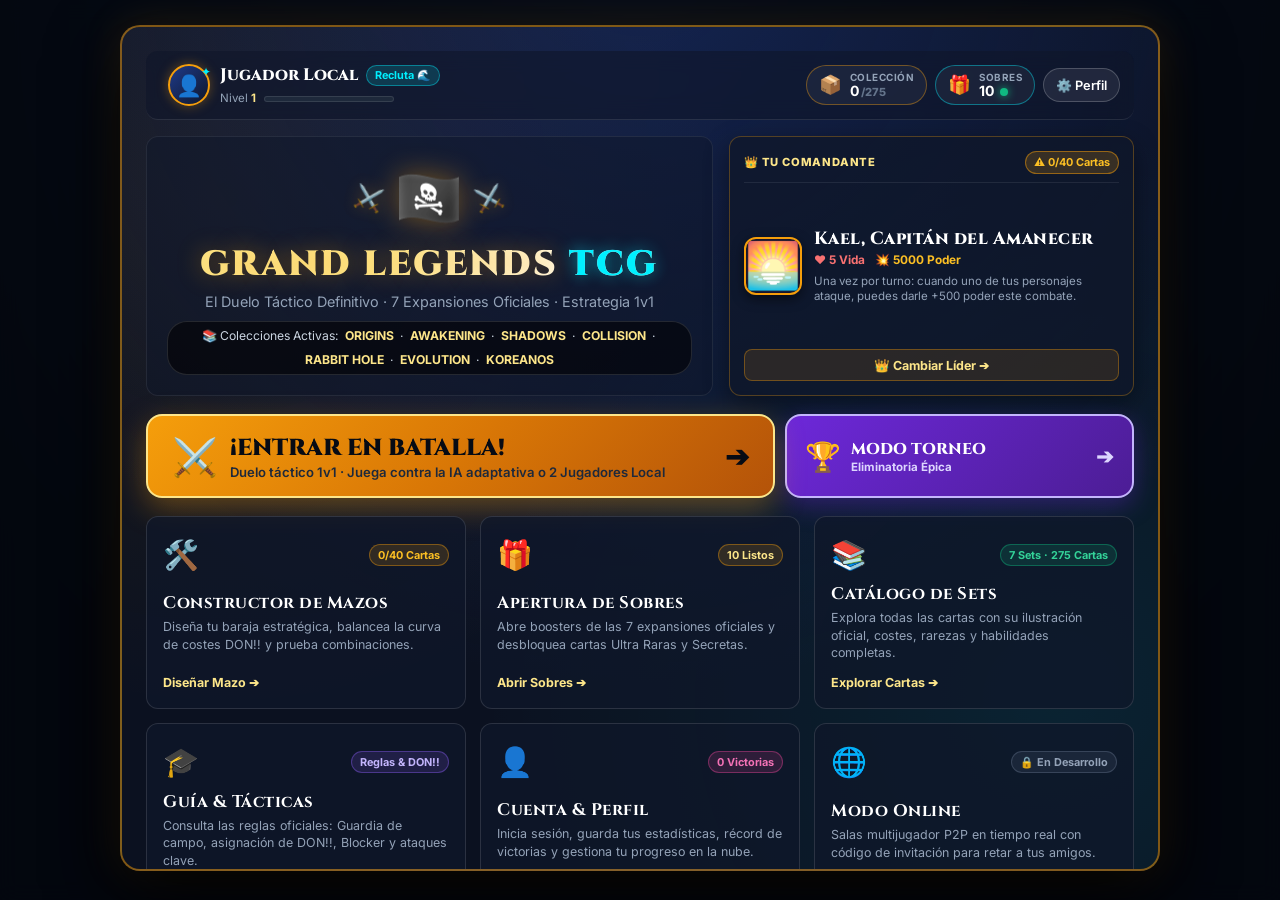
<file: index.html>
<!DOCTYPE html>
<html lang="es">
<head>
<meta charset="UTF-8">
<meta name="viewport" content="width=device-width, initial-scale=1.0, maximum-scale=5.0, viewport-fit=cover">
<title>Grand Legends TCG — Web Oficial</title>
<link rel="stylesheet" href="css/style.css">
<link rel="stylesheet" href="css/duel-field.css?v=6.8.4">
<link href="https://fonts.googleapis.com/css2?family=Cinzel:wght@600;700;800;900&family=IBM+Plex+Mono:wght@400;500;600;700&family=Inter:wght@300;400;500;600;700;800&display=swap" rel="stylesheet">
<style>
.btn-leader-canto{margin-top:8px;border:1px solid #d9a7ff;background:linear-gradient(135deg,#4a185f,#17132b);color:#fff;padding:7px 10px;border-radius:9px;cursor:pointer;font-weight:700;box-shadow:0 0 12px #8c4cff44}.btn-leader-canto:hover:not(:disabled){filter:brightness(1.15);transform:translateY(-1px)}.btn-leader-canto:disabled{opacity:.45;cursor:not-allowed}

/* TORNEO VS IA */
.tournament-modalbox{max-width:760px}
.tournament-difficulty-grid{display:grid;grid-template-columns:repeat(3,1fr);gap:12px;margin:18px 0}
.tournament-difficulty{border:2px solid #50617d;border-radius:15px;background:#101a2d;color:#fff;padding:16px;cursor:pointer;display:flex;flex-direction:column;gap:7px;transition:.2s}
.tournament-difficulty:hover,.tournament-difficulty.selected{border-color:#ffd65d;transform:translateY(-2px);box-shadow:0 8px 20px #0005}
.tournament-difficulty span{font-size:.8rem;opacity:.75}
.tournament-bracket{display:grid;grid-template-columns:1fr 1fr;gap:9px;margin:18px 0;max-height:360px;overflow:auto}
.tournament-progress{grid-column:1/-1;border:2px solid #d8a63f;border-radius:14px;padding:12px;background:#20190d;display:flex;justify-content:space-between;gap:10px;flex-wrap:wrap}
.tournament-opponent{border:1px solid #334766;border-radius:12px;background:#0d1627;padding:10px;text-align:left;display:flex;align-items:center;gap:8px}
.tournament-opponent.current{border-color:#ffd65d;box-shadow:0 0 15px #ffd65d33}
.tournament-opponent small{display:block;opacity:.7;margin-left:auto;text-align:right}
.tournament-champion{grid-column:1/-1;border:2px solid #ffd65d;border-radius:18px;padding:30px;background:radial-gradient(circle,#35280d,#101725);display:flex;flex-direction:column;gap:10px;font-size:1.15rem}
.tournament-champion strong{font-size:1.7rem;color:#ffd65d}
.tournament-modal-actions{display:flex;justify-content:center;gap:10px;flex-wrap:wrap}
@media(max-width:700px){.tournament-difficulty-grid,.tournament-bracket{grid-template-columns:1fr}.tournament-progress{display:block}.tournament-opponent small{margin-left:0}}

</style>
</head>
<body>

<!-- ==========================================
     PANTALLA INFORMATIVA PRE-BATALLA & CENTRO DE JUGADOR (ORGANIZADA POR PESTAÑAS)
     ========================================== -->
<div id="playerHubModal" class="modal" role="dialog" aria-modal="true" aria-labelledby="playerHubTitle">
  <div class="modalbox hub-modalbox">
    <!-- Barra de Navegación del Modal -->
    <div class="modal-nav-bar">
      <button type="button" class="btn-nav-back" onclick="closePlayerHub()">⬅️ Volver</button>
      <div id="playerHubTitle" class="hub-modal-title">⚔️ INFORMACIÓN &amp; CENTRO DEL JUGADOR</div>
      <button type="button" class="modal-close-icon" onclick="closePlayerHub()">✕</button>
    </div>

    <!-- PESTAÑAS PRINCIPALES (NO INVASIVAS) -->
    <div class="hub-nav-tabs">
      <button type="button" id="hubTabBtnProfile" class="hub-tab-btn active" onclick="switchHubTab('profile')">
        <span class="tab-icon">👤</span> Mi Perfil
      </button>
      <button type="button" id="hubTabBtnAccount" class="hub-tab-btn" onclick="switchHubTab('account')">
        <span class="tab-icon">🔐</span> Cuenta &amp; Acceso
      </button>
      <button type="button" id="hubTabBtnOnline" class="hub-tab-btn" onclick="switchHubTab('online')">
        <span class="tab-icon">🌐</span> Modo Online
      </button>
      <button type="button" id="hubTabBtnTactics" class="hub-tab-btn" onclick="switchHubTab('tactics')">
        <span class="tab-icon">⚔️</span> Guía Pre-Batalla
      </button>
    </div>

    <!-- PESTAÑA 1: PERFIL DEL JUGADOR -->
    <div id="hubPanelProfile" class="hub-panel active">
      <div class="hub-panel-header">
        <div class="hub-avatar-badge">👤</div>
        <div>
          <h2 id="hubProfileUsername">Jugador</h2>
          <p class="subtitle-text" style="margin-bottom:0">Progreso local y sincronización de estadísticas</p>
        </div>
      </div>

      <div id="hubProfileStats" class="hub-profile-grid">
        <div class="hub-stat-card">
          <div class="stat-icon">🏆</div>
          <div class="stat-value" id="hubStatWins">0</div>
          <div class="stat-label">Victorias</div>
        </div>
        <div class="hub-stat-card">
          <div class="stat-icon">💀</div>
          <div class="stat-value" id="hubStatLosses">0</div>
          <div class="stat-label">Derrotas</div>
        </div>
        <div class="hub-stat-card">
          <div class="stat-icon">⭐</div>
          <div class="stat-value" id="hubStatLevel">1</div>
          <div class="stat-label">Nivel Actual</div>
        </div>
        <div class="hub-stat-card">
          <div class="stat-icon">📦</div>
          <div class="stat-value" id="hubStatCollection">0</div>
          <div class="stat-label">Cartas en Mazo/Colección</div>
        </div>
        <div class="hub-stat-card">
          <div class="stat-icon">🎁</div>
          <div class="stat-value" id="hubStatPacks">10</div>
          <div class="stat-label">Sobres Listos</div>
        </div>
      </div>

      <div class="hub-actions-row">
        <button type="button" class="btn-primary-action" onclick="saveHubProfile()">💾 Guardar Progreso</button>
        <button type="button" id="hubLogoutBtn" class="btn-danger" onclick="logoutAccount()">🚪 Cerrar Sesión</button>
        <button type="button" class="btn-secondary-action" onclick="switchHubTab('account')">🔄 Cambiar / Crear Cuenta</button>
      </div>
      <div id="hubProfileMsg" class="account-msg"></div>
    </div>

    <!-- PESTAÑA 2: INICIAR SESIÓN / CREAR CUENTA -->
    <div id="hubPanelAccount" class="hub-panel" style="display:none">
      <div class="account-subtabs">
        <button id="hubLoginSubTab" class="active" type="button" onclick="showHubAccountMode('login')">🔐 Iniciar Sesión</button>
        <button id="hubRegisterSubTab" type="button" onclick="showHubAccountMode('register')">📝 Crear Nueva Cuenta</button>
      </div>

      <div id="hubLoginBox">
        <h3>🔐 Iniciar Sesión</h3>
        <p class="subtitle-text">Accede con tu usuario para recuperar tus mazos, cartas desbloqueadas y estadísticas.</p>
        <div class="form-group">
          <label for="hubLoginUser">Nombre de Usuario</label>
          <input id="hubLoginUser" placeholder="Ej: PirataRey" maxlength="20">
        </div>
        <div class="form-group">
          <label for="hubLoginPass">Contraseña</label>
          <input id="hubLoginPass" type="password" placeholder="Tu contraseña secreta" maxlength="40">
        </div>
        <button type="button" class="btn-primary-action" onclick="submitHubLogin()">Entrar al Juego</button>
      </div>

      <div id="hubRegisterBox" style="display:none">
        <h3>📝 Crear Nueva Cuenta</h3>
        <p class="subtitle-text">¡Regístrate gratis y recibe <b>10 Sobres Booster de bienvenida</b> para armar tu mazo!</p>
        <div class="form-group">
          <label for="hubRegisterUser">Nombre de Usuario</label>
          <input id="hubRegisterUser" placeholder="Ej: PirataRey" maxlength="20">
        </div>
        <div class="form-group">
          <label for="hubRegisterPass">Contraseña</label>
          <input id="hubRegisterPass" type="password" placeholder="Mínimo 4 caracteres" maxlength="40">
        </div>
        <div class="form-group">
          <label for="hubRegisterPass2">Repetir Contraseña</label>
          <input id="hubRegisterPass2" type="password" placeholder="Repite la contraseña" maxlength="40">
        </div>
        <button type="button" class="btn-primary-action" onclick="submitHubRegister()">Crear Cuenta &amp; Recibir 10 Sobres</button>
      </div>

      <div id="hubAccountMsg" class="account-msg"></div>
    </div>

    <!-- PESTAÑA 3: JUGAR ONLINE / MULTIJUGADOR -->
    <div id="hubPanelOnline" class="hub-panel" style="display:none">
      <div class="hub-panel-header">
        <div class="hub-avatar-badge">🌐</div>
        <div>
          <h2>Multijugador Online en Red</h2>
          <p class="subtitle-text" style="margin-bottom:0">Conéctate a una sala compartida para jugar partidas contra otros jugadores.</p>
        </div>
      </div>

      <div class="online-server-config">
        <label for="hubServerUrl">🖥️ Dirección del Servidor de Juego:</label>
        <div class="online-row">
          <input id="hubServerUrl" placeholder="http://localhost:3000" value="http://localhost:3000">
          <button type="button" onclick="saveHubServerUrl()">💾 Guardar</button>
        </div>
        <small style="color:#94A3B8;">Para jugar con un amigo en tu misma red Wi-Fi, ingresa la IP del host (ej: <b>http://192.168.1.50:3000</b>).</small>
      </div>

      <div class="online-options-grid">
        <div class="online-option-card">
          <h3>➕ Crear Sala de Partida</h3>
          <p>Genera un código de 6 caracteres para invitar a tu rival.</p>
          <button type="button" class="btn-primary-action" onclick="createHubRoom()">➕ Generar Sala</button>
        </div>
        <div class="online-option-card">
          <h3>🔗 Unirse a Sala Existente</h3>
          <p>Ingresa el código que te compartió tu rival para entrar.</p>
          <div class="online-row" style="margin-top:8px">
            <input id="hubJoinCode" maxlength="6" placeholder="Ej: A7K2P9" style="text-transform:uppercase">
            <button type="button" onclick="joinHubRoom()">Unirse</button>
          </div>
        </div>
      </div>

      <div id="hubOnlineRoomDisplay" style="display:none; margin-top:14px;" class="center">
        <h3>🔑 Código de tu Sala</h3>
        <div id="hubRoomCode" class="online-code">------</div>
        <div id="hubRoomStatus" class="online-status">🟡 Esperando al segundo jugador...</div>
        <div class="row" style="justify-content:center; gap:8px;">
          <button type="button" onclick="copyHubRoomCode()">📋 Copiar Código</button>
          <button id="hubOnlineStartBtn" type="button" class="btn-primary-action" onclick="startHubOnlineMatch()" disabled>⚔️ Iniciar Batalla</button>
        </div>
      </div>

      <div id="hubOnlineMsg" class="account-msg"></div>
    </div>

    <!-- PESTAÑA 4: GUÍA TÁCTICA PRE-BATALLA -->
    <div id="hubPanelTactics" class="hub-panel" style="display:none">
      <div class="hub-panel-header">
        <div class="hub-avatar-badge">⚔️</div>
        <div>
          <h2>Reglas Oficiales y Tácticas de Batalla</h2>
          <p class="subtitle-text" style="margin-bottom:0">Reglas justas de combate, guardia de campo y turnos de ataque.</p>
        </div>
      </div>

      <div class="hub-tactics-grid">
        <div class="hub-tactic-card">
          <div class="tactic-header">🛡️ Guardia de Campo (Anti-Ataques Directos)</div>
          <p><b>Regla Principal:</b> Si el oponente tiene personajes en su campo, <b>NO puedes atacar directamente a su Líder ni a sus Escudos</b>. Debes derrotar primero a los personajes defensores para abrir camino.</p>
        </div>

        <div class="hub-tactic-card">
          <div class="tactic-header">⏳ Turno de Invocación (Summoning Sickness)</div>
          <p>Las cartas recién jugadas entran en estado de preparación y <b>no pueden atacar en el mismo turno en que son invocadas</b>. Podrán atacar a partir de tu siguiente turno.</p>
        </div>

        <div class="hub-tactic-card">
          <div class="tactic-header">⚔️ Límite de 1 Ataque por Turno</div>
          <p>Para evitar cadenas infinitas, <b>cada personaje puede realizar como máximo 1 ataque por turno</b>. Tras atacar, quedará en estado 💤 <i>Agotado</i> hasta el inicio de tu siguiente turno.</p>
        </div>

        <div class="hub-tactic-card">
          <div class="tactic-header">🪙 Cartas DON!! (+1000 ATK) y Combos</div>
          <p>Generas 2 DON!! por turno (máx 10). Arrástralos hacia tus personajes para otorgarles <b>+1000 de Poder</b> temporal. Encadena ataques para subir tu multiplicador Combo.</p>
        </div>
      </div>

      <div class="center" style="margin-top:18px;">
        <button type="button" class="btn-hero-play" style="max-width:380px; margin:auto;" onclick="closePlayerHub();openLocalMode()">
          <span class="play-icon">⚔️</span>
          <div class="play-text">
            <span class="play-title">¡ENTRAR A LA BATALLA!</span>
            <span class="play-sub">Elegir modo de combate local o IA</span>
          </div>
          <span class="play-arrow">➔</span>
        </button>
      </div>
    </div>
  </div>
</div>

<div id="jsError" style="display:none;position:fixed;left:12px;right:12px;bottom:12px;z-index:9999;background:#4b1010;border:2px solid #ff6b6b;border-radius:12px;padding:12px;color:#fff;font-weight:bold"></div>

<!-- ==========================================
     HEADER DE LA PARTIDA ACTIVA
     ========================================== -->
<header id="gameHeader">
  <div class="header-inner">
    <div class="brand-badge">
      <span class="brand-logo-icon">🏴‍☠️</span>
      <div>
        <h1 class="header-title">GRAND LEGENDS TCG</h1>
        <div class="header-sub">BATALLA TÁCTICA · LÍDERES · DON!! · ESCUDOS · BLOCKER</div>
      </div>
    </div>
    <div class="header-controls">
      <button type="button" class="btn-head-action" onclick="openPlayerHub('tactics')" title="Ver guía táctica y perfil">ℹ️ Guía &amp; Perfil</button>
      <button type="button" class="btn-head-action" onclick="openDeckBuilder()" title="Revisar mazo">🛠️ Mazo</button>
      <button type="button" class="btn-head-action" onclick="confirmExitToMenu()" title="Volver al menú principal">🏠 Menú Principal</button>
    </div>
  </div>
</header>

<!-- ==========================================
     MENÚ PRINCIPAL REDISEÑADO (LOBBY LEGENDARIO v6.8.9)
     ========================================== -->
<div class="modal open" id="mainMenu" role="dialog" aria-modal="true" aria-labelledby="mainMenuTitle">
  <div class="modalbox menu-modalbox">
    
    <!-- Partículas ambientales flotantes de Maná / DON!! -->
    <div class="ambient-particles" aria-hidden="true">
      <span class="particle p1"></span>
      <span class="particle p2"></span>
      <span class="particle p3"></span>
      <span class="particle p4"></span>
      <span class="particle p5"></span>
      <span class="particle p6"></span>
    </div>

    <!-- 1. BARRA SUPERIOR DE ESTADO DEL JUGADOR (GAMER HUB) -->
    <div class="user-status-strip">
      <div class="player-profile-badge" onclick="openPlayerHub('profile')" title="Ver y editar tu perfil de duelista">
        <div class="player-avatar-ring">
          <span class="player-avatar-icon">👤</span>
          <span class="rank-gem-sparkle">✦</span>
        </div>
        <div class="player-meta-box">
          <div class="player-name-row">
            <span id="menuUserName" class="player-username">Jugador</span>
            <span id="menuUserRankBadge" class="player-rank-pill">Novato</span>
          </div>
          <div class="player-level-row">
            <span class="player-level-text">Nivel <b id="menuUserLevel">1</b></span>
            <div class="menu-xp-track" title="Progreso de experiencia hacia el siguiente nivel">
              <div id="menuUserXpBar" class="menu-xp-fill" style="width: 25%;"></div>
            </div>
          </div>
        </div>
      </div>

      <div class="stats-pills-row">
        <div class="stat-glass-pill pill-gold" onclick="openSets()" title="Cartas descubiertas en tu colección">
          <span class="pill-icon">📦</span>
          <div class="pill-data">
            <span class="pill-title">COLECCIÓN</span>
            <span class="pill-value"><b id="collectionCount">0</b><small>/275</small></span>
          </div>
        </div>
        <div class="stat-glass-pill pill-cyan" onclick="openPack()" title="Sobres booster disponibles para abrir">
          <span class="pill-icon">🎁</span>
          <div class="pill-data">
            <span class="pill-title">SOBRES</span>
            <span class="pill-value"><b id="packCount">0</b><span id="packReadyBadge" class="pill-pulse-dot"></span></span>
          </div>
        </div>
        <button type="button" class="btn-hub-quick" onclick="openPlayerHub('profile')" title="Abrir Centro del Jugador">
          <span>⚙️ Perfil</span>
        </button>
      </div>
    </div>

    <!-- 2. ENCABEZADO HERO CON DESTELLOS & WIDGET DE LÍDER ACTIVO -->
    <div class="menu-hero-showcase">
      <!-- Columna Izquierda: Logo Épico y Expansiones -->
      <div class="main-menu-hero">
        <div class="hero-emblem-wrap">
          <span class="emblem-sword left">⚔️</span>
          <div class="menu-hero-icon">🏴‍☠️</div>
          <span class="emblem-sword right">⚔️</span>
        </div>
        <h1 id="mainMenuTitle" class="main-menu-title shimmer-logo">
          GRAND LEGENDS <span class="logo-gold">TCG</span>
        </h1>
        <p class="main-menu-subtitle">El Duelo Táctico Definitivo · 7 Expansiones Oficiales · Estrategia 1v1</p>
        <div class="set-mini-tag">
          <span>📚 Colecciones Activas:</span>
          <b>ORIGINS</b> · <b>AWAKENING</b> · <b>SHADOWS</b> · <b>COLLISION</b> · <b>RABBIT HOLE</b> · <b>EVOLUTION</b> · <b>KOREANOS</b>
        </div>
      </div>

      <!-- Columna Derecha: Widget del Líder / Comandante Activo -->
      <div id="menuLeaderWidget" class="menu-leader-widget">
        <div class="leader-widget-top">
          <span class="leader-widget-label">👑 TU COMANDANTE</span>
          <span id="menuDeckStatusBadge" class="deck-status-pill ready">⚡ Mazo Listo (40/40)</span>
        </div>
        <div class="leader-widget-body">
          <div id="menuLeaderArt" class="leader-widget-art">👒</div>
          <div class="leader-widget-details">
            <h4 id="menuLeaderName" class="leader-widget-name">Monkey D. Luffy</h4>
            <div id="menuLeaderStats" class="leader-widget-stats">
              <span class="stat-life">❤️ <b id="menuLeaderLife">5</b> Vida</span>
              <span class="stat-power">💥 5000 Poder</span>
            </div>
            <p id="menuLeaderAbility" class="leader-widget-ability">Habilidad activa del líder...</p>
          </div>
        </div>
        <button type="button" class="btn-quick-leader-picker" onclick="openDeckLeaderPicker()">
          👑 Cambiar Líder ➔
        </button>
      </div>
    </div>

    <!-- 3. ACCIÓN PRINCIPAL DE COMBATE (AAA RADIANT CTA & ACCESO DIRECTO A TORNEO) -->
    <div class="menu-battle-strip menu-primary-cta">
      <button type="button" class="btn-hero-play radiant-glow" onclick="openLocalMode()">
        <span class="play-icon">⚔️</span>
        <div class="play-text">
          <span class="play-title">¡ENTRAR EN BATALLA!</span>
          <span class="play-sub">Duelo táctico 1v1 · Juega contra la IA adaptativa o 2 Jugadores Local</span>
        </div>
        <span class="play-arrow">➔</span>
      </button>

      <button type="button" class="btn-tournament-quick" onclick="openLocalMode(); if(typeof startTournamentMode === 'function') startTournamentMode();" title="Entrar directo al Torneo de Campeones VS IA">
        <span class="tourney-icon">🏆</span>
        <div class="tourney-text">
          <span class="tourney-title">MODO TORNEO</span>
          <span class="tourney-sub">Eliminatoria Épica</span>
        </div>
        <span class="tourney-arrow">➔</span>
      </button>
    </div>

    <!-- 4. GRID DE MÓDULOS DEL JUEGO (GLASSMORPHISM TEMÁTICO ELEMENTAL) -->
    <div class="menu-modules-grid">
      <!-- Constructor de Mazos (Zafiro Arcano) -->
      <div class="menu-card theme-sapphire" onclick="openDeckBuilderFromMenu()">
        <div class="card-glow-edge"></div>
        <div class="menu-card-header">
          <div class="menu-card-icon">🛠️</div>
          <span id="menuModDeckBadge" class="card-badge badge-sapphire">40/40 Válido</span>
        </div>
        <div class="menu-card-body">
          <h3>Constructor de Mazos</h3>
          <p>Diseña tu baraja estratégica, balancea la curva de costes DON!! y prueba combinaciones.</p>
        </div>
        <div class="menu-card-footer">
          <span class="menu-card-cta">Diseñar Mazo ➔</span>
        </div>
      </div>

      <!-- Sobres (Oro Legendario) -->
      <div class="menu-card theme-gold" onclick="openPack()">
        <div class="card-glow-edge"></div>
        <div class="menu-card-header">
          <div class="menu-card-icon">🎁</div>
          <span id="menuModPackBadge" class="card-badge badge-gold">Sobres Listos</span>
        </div>
        <div class="menu-card-body">
          <h3>Apertura de Sobres</h3>
          <p>Abre boosters de las 7 expansiones oficiales y desbloquea cartas Ultra Raras y Secretas.</p>
        </div>
        <div class="menu-card-footer">
          <span class="menu-card-cta">Abrir Sobres ➔</span>
        </div>
      </div>

      <!-- Sets (Esmeralda de Compendio) -->
      <div class="menu-card theme-emerald" onclick="openSets()">
        <div class="card-glow-edge"></div>
        <div class="menu-card-header">
          <div class="menu-card-icon">📚</div>
          <span class="card-badge badge-emerald">7 Sets · 275 Cartas</span>
        </div>
        <div class="menu-card-body">
          <h3>Catálogo de Sets</h3>
          <p>Explora todas las cartas con su ilustración oficial, costes, rarezas y habilidades completas.</p>
        </div>
        <div class="menu-card-footer">
          <span class="menu-card-cta">Explorar Cartas ➔</span>
        </div>
      </div>

      <!-- Guía y Tácticas (Amatista Celestial) -->
      <div class="menu-card theme-amethyst" onclick="openPlayerHub('tactics')">
        <div class="card-glow-edge"></div>
        <div class="menu-card-header">
          <div class="menu-card-icon">🎓</div>
          <span class="card-badge badge-amethyst">Reglas &amp; DON!!</span>
        </div>
        <div class="menu-card-body">
          <h3>Guía &amp; Tácticas</h3>
          <p>Consulta las reglas oficiales: Guardia de campo, asignación de DON!!, Blocker y ataques clave.</p>
        </div>
        <div class="menu-card-footer">
          <span class="menu-card-cta">Ver Tácticas ➔</span>
        </div>
      </div>

      <!-- Cuenta & Perfil (Rubí Platino) -->
      <div class="menu-card theme-ruby" onclick="openPlayerHub('account')">
        <div class="card-glow-edge"></div>
        <div class="menu-card-header">
          <div class="menu-card-icon">👤</div>
          <span id="menuModWinsBadge" class="card-badge badge-ruby">0 Victorias</span>
        </div>
        <div class="menu-card-body">
          <h3>Cuenta &amp; Perfil</h3>
          <p>Inicia sesión, guarda tus estadísticas, récord de victorias y gestiona tu progreso en la nube.</p>
        </div>
        <div class="menu-card-footer">
          <span class="menu-card-cta">Ver Perfil ➔</span>
        </div>
      </div>

      <!-- Modo Online (Pizarra / Próximamente) -->
      <div class="menu-card theme-slate" onclick="openPlayerHub('online')">
        <div class="card-glow-edge"></div>
        <div class="menu-card-header">
          <div class="menu-card-icon">🌐</div>
          <span class="card-badge badge-slate">🔒 En Desarrollo</span>
        </div>
        <div class="menu-card-body">
          <h3>Modo Online</h3>
          <p>Salas multijugador P2P en tiempo real con código de invitación para retar a tus amigos.</p>
        </div>
        <div class="menu-card-footer">
          <span class="menu-card-cta status-paused">Próximamente</span>
        </div>
      </div>
    </div>

    <!-- 5. TABLÓN DE MISIONES Y DESAFÍOS DEL AVENTURERO -->
    <div class="quests-board">
      <div class="quests-board-header">
        <span class="quests-board-title">📜 TABLÓN DE MISIONES DEL AVENTURERO</span>
        <span class="quests-board-sub">Completa tareas para obtener sobres y experiencia diaria</span>
      </div>
      <div class="quests-grid">
        <div class="quest-card" id="questBattle">
          <div class="quest-icon">⚔️</div>
          <div class="quest-info">
            <div class="quest-header-row">
              <strong class="quest-title">Bautismo de Combate</strong>
              <span class="quest-reward">+5 Sobres 🎁</span>
            </div>
            <p class="quest-desc">Disputa una partida en Batalla Local o contra la IA.</p>
            <div class="quest-progress-track">
              <div id="questBattleBar" class="quest-progress-fill" style="width:0%;"></div>
            </div>
            <span id="questBattleText" class="quest-progress-text">0 / 1 Partidas</span>
          </div>
        </div>

        <div class="quest-card" id="questDeck">
          <div class="quest-icon">🛠️</div>
          <div class="quest-info">
            <div class="quest-header-row">
              <strong class="quest-title">Maestro Forjador</strong>
              <span class="quest-reward">+3 Sobres 🎁</span>
            </div>
            <p class="quest-desc">Construye o carga una baraja reglamentaria de 40 cartas.</p>
            <div class="quest-progress-track">
              <div id="questDeckBar" class="quest-progress-fill" style="width:100%;"></div>
            </div>
            <span id="questDeckText" class="quest-progress-text">1 / 1 Completado ✔️</span>
          </div>
        </div>

        <div class="quest-card" id="questCollection">
          <div class="quest-icon">📦</div>
          <div class="quest-info">
            <div class="quest-header-row">
              <strong class="quest-title">Coleccionista Legendario</strong>
              <span class="quest-reward">+200 XP ⭐</span>
            </div>
            <p class="quest-desc">Descubre al menos 10 cartas diferentes de los 7 sets.</p>
            <div class="quest-progress-track">
              <div id="questColBar" class="quest-progress-fill" style="width:10%;"></div>
            </div>
            <span id="questColText" class="quest-progress-text">0 / 10 Cartas</span>
          </div>
        </div>
      </div>
    </div>

  </div>
</div>

<!-- ==========================================
     MODAL DE SELECCIÓN DE MODO LOCAL
     ========================================== -->
<div class="modal" id="localModeModal">
  <div class="modalbox center">
    <div class="modal-nav-bar">
      <button type="button" class="btn-nav-back" onclick="closeLocalMode();openMainMenu()">⬅️ Volver al Menú</button>
      <button type="button" class="modal-close-icon" onclick="closeLocalMode();openMainMenu()">✕</button>
    </div>
    
    <h2>⚔️ ELIGE TU MODO DE JUEGO</h2>
    <p class="subtitle-text">Selecciona cómo deseas disputar la partida en este dispositivo:</p>
    
    <div class="modes-selection-grid">
      <!-- Opción 1: VS IA -->
      <div class="mode-card" onclick="startLocalAI()">
        <div class="mode-icon">🤖</div>
        <h3>VS Inteligencia Artificial</h3>
        <p>Enfréntate a la IA táctica de Grand Legends. Ideal para practicar y probar nuevos mazos.</p>
        <label for="aiDifficulty">Dificultad de la IA</label>
        <select id="aiDifficulty" onclick="event.stopPropagation()" onchange="setAIDifficulty(this.value)">
          <option value="baja">Baja</option>
          <option value="normal">Normal</option>
          <option value="dificil">Difícil</option>
        </select>
        <button type="button" class="btn-select-mode">⚔️ Jugar contra la IA</button>
      </div>

      <!-- Opción 2: Torneo VS IA -->
      <div class="mode-card tournament-mode-card" onclick="startTournamentMode()">
        <div class="mode-icon">🏆</div>
        <h3>Torneo VS IA</h3>
        <p>Supera varias rondas contra rivales de IA y llega hasta la Gran Final.</p>
        <button type="button" class="btn-select-mode">🏆 Entrar al Torneo</button>
      </div>

      <!-- Opción 3: 2 Jugadores Local -->
      <div class="mode-card" onclick="startLocalPVP()">
        <div class="mode-icon">👥</div>
        <h3>2 Jugadores (PVP Local)</h3>
        <p>Dos jugadores compartiendo el mismo dispositivo por turnos en una batalla cara a cara.</p>
        <button type="button" class="btn-select-mode">👥 Jugar 2 Jugadores</button>
      </div>
    </div>

    <div class="modal-bottom-actions">
      <button type="button" class="btn-cancel" onclick="closeLocalMode();openMainMenu()">⬅️ Cancelar y Volver</button>
    </div>
  </div>
</div>

<!-- ==========================================
     MODAL DE TORNEO VS IA
     ========================================== -->
<div class="modal" id="tournamentModal">
  <div class="modalbox center tournament-modalbox">
    <div class="modal-nav-bar">
      <button type="button" class="btn-nav-back" onclick="closeTournamentModal();openLocalMode()">⬅️ Volver</button>
      <button type="button" class="modal-close-icon" onclick="abandonTournament()">✕</button>
    </div>
    <h2 id="tournamentModalTitle">🏆 TORNEO VS IA</h2>
    <p id="tournamentMessage" class="subtitle-text">Elige la dificultad del torneo. La IA mantendrá ese nivel durante todas las rondas.</p>
    <div id="tournamentSetup" class="tournament-difficulty-grid"></div>
    <div id="tournamentBracket" class="tournament-bracket" style="display:none"></div>
    <div class="tournament-modal-actions">
      <button type="button" class="btn-select-mode" id="tournamentNextBtn" onclick="startTournamentMatch()">⚔️ Siguiente Combate</button>
      <button type="button" class="btn-cancel" onclick="abandonTournament()">🏠 Salir del Torneo</button>
    </div>
  </div>
</div>

<!-- ==========================================
     MODAL DE SELECCIÓN DE LÍDER
     ========================================== -->
<div class="modal" id="leaderModal">
  <div class="modalbox">
    <div class="modal-nav-bar">
      <button type="button" class="btn-nav-back" id="btnBackFromLeader" onclick="closeLeaderModal()">⬅️ Volver a Selección de Modo</button>
      <button type="button" class="modal-close-icon" onclick="closeLeaderModal()">✕</button>
    </div>
    
    <div class="center" style="margin-bottom:14px;">
      <h2 id="leaderModalTitle">👑 ELIGE TU LÍDER</h2>
      <p class="subtitle-text">Tu líder define tu identidad, puntos de vida y habilidades pasivas en batalla.</p>
      
      <!-- Filtro Rápido por Set de Líderes -->
      <div class="set-filter-tabs">
        <button type="button" class="filter-tab active" onclick="filterLeadersBySet('ALL', this)">Todos los Sets</button>
        <button type="button" class="filter-tab" onclick="filterLeadersBySet('ORIGINS', this)">SET 01 · Origins</button>
        <button type="button" class="filter-tab" onclick="filterLeadersBySet('AWAKENING', this)">SET 02 · Awakening</button>
        <button type="button" class="filter-tab" onclick="filterLeadersBySet('SHADOWS', this)">SET 03 · Shadows</button>
        <button type="button" class="filter-tab" onclick="filterLeadersBySet('COLLISION', this)">SET 04 · Collision</button>
        <button type="button" class="filter-tab" onclick="filterLeadersBySet('RABBIT HOLE', this)">SET 05 · Rabbit Hole</button>
        <button type="button" class="filter-tab" onclick="filterLeadersBySet('EVOLUTION OF HOLE', this)">SET 06 · Evolution of Hole</button>
        <button type="button" class="filter-tab" onclick="filterLeadersBySet('LOS KOREANOS DEL FIN', this)">SET 07 · Los KoreanOS del Fin</button>
      </div>
    </div>

    <div id="leaderChoices" class="leader-choices"></div>
  </div>
</div>

<!-- ==========================================
     MODAL DE CATÁLOGO DE SETS
     ========================================== -->
<div class="modal" id="setsModal">
  <div class="modalbox sets-modalbox">
    <div class="modal-nav-bar">
      <button type="button" class="btn-nav-back" onclick="closeSets()">⬅️ Volver al Menú Principal</button>
      <div class="sets-header-info">
        <span class="sets-counter-pill">🃏 <span id="setsTotalCount">0</span> cartas y líderes</span>
      </div>
      <button type="button" class="modal-close-icon" onclick="closeSets()">✕</button>
    </div>
    <div class="center" style="margin-bottom:12px;">
      <h2>📚 CATÁLOGO OFICIAL DE EXPANSIONES &amp; CARTAS</h2>
      <p class="subtitle-text">Explora visualmente todas las cartas, líderes, estadísticas y habilidades de las 7 expansiones.</p>
    </div>

    <!-- Controles de Filtros del Catálogo -->
    <div class="sets-controls-bar">
      <div class="sets-controls-top">
        <div class="search-wrap" style="flex: 1;">
          <input class="search-input" id="setsSearchInput" placeholder="🔍 Buscar por nombre, habilidad, rasgo o ID..." oninput="onSetsSearch(this.value)">
          <button type="button" id="btnClearSetsSearch" class="btn-clear-search" onclick="clearSetsSearch()" style="display:none;">✕</button>
        </div>
        <div class="sets-type-filters" id="setsTypeFilterGroup">
          <button type="button" class="filter-pill active" onclick="filterSetsByType('ALL', this)">Todos</button>
          <button type="button" class="filter-pill" onclick="filterSetsByType('Líder', this)">👑 Líderes</button>
          <button type="button" class="filter-pill" onclick="filterSetsByType('Personaje', this)">⚔️ Personajes</button>
          <button type="button" class="filter-pill" onclick="filterSetsByType('Evento', this)">📜 Eventos</button>
          <button type="button" class="filter-pill" onclick="filterSetsByType('Recurso', this)">💎 Recursos</button>
        </div>
      </div>

      <!-- Filtro Rápido por Expansión / Set -->
      <div class="set-filter-tabs" id="setsExpansionTabs" style="margin-top:6px;">
        <button type="button" class="filter-tab active" onclick="filterSetsBySet('ALL', this)">Todas las Expansiones</button>
        <button type="button" class="filter-tab" onclick="filterSetsBySet('ORIGINS', this)">SET 01 · Origins</button>
        <button type="button" class="filter-tab" onclick="filterSetsBySet('AWAKENING', this)">SET 02 · Awakening</button>
        <button type="button" class="filter-tab" onclick="filterSetsBySet('SHADOWS', this)">SET 03 · Shadows</button>
        <button type="button" class="filter-tab" onclick="filterSetsBySet('COLLISION', this)">SET 04 · Collision</button>
        <button type="button" class="filter-tab" onclick="filterSetsBySet('RABBIT_HOLE', this)">SET 05 · Rabbit Hole</button>
        <button type="button" class="filter-tab" onclick="filterSetsBySet('EVOLUTION_OF_HOLE', this)">SET 06 · Evolution</button>
        <button type="button" class="filter-tab" onclick="filterSetsBySet('LOS_KOREANOS_DEL_FIN', this)">SET 07 · Los KoreanOS</button>
      </div>
    </div>

    <!-- Grid de Cartas Visibles -->
    <div id="setsGrid" class="sets-grid"></div>
  </div>
</div>

<!-- ==========================================
     MODAL DE APERTURA DE SOBRES
     ========================================== -->
<div id="packModal" class="modal">
  <div class="modalbox center">
    <div class="modal-nav-bar">
      <button type="button" class="btn-nav-back" onclick="closePack();openMainMenu()">⬅️ Volver al Menú Principal</button>
      <button type="button" class="modal-close-icon" onclick="closePack();openMainMenu()">✕</button>
    </div>
    
    <h2>🎁 APERTURA DE SOBRES BOOSTER</h2>
    <p class="subtitle-text">Abre un sobre de 5 cartas de <b>Grand Legends</b> para obtener cartas legendarias y añadir a tu mazo.</p>
    
    <div class="pack-opener-box">
      <div class="pack-visual-icon">📦✨</div>
      <button id="openPackBtn" class="btn-open-booster" onclick="openBooster()">✨ ABRIR SOBRE</button>
    </div>

    <div id="packResult" class="deckgrid" style="margin-top:20px"></div>
  </div>
</div>

<!-- ==========================================
     TABLERO DE BATALLA (GAME APP)
     ========================================== -->
<div class="wrap" id="gameApp">
  <!-- Barra de Estado de Jugadores -->
  <section class="topbar">
    <div class="panel p2">
      <b id="p2Title">🤖 PLAYER 2 — IA</b><br>
      <span id="aiStatus">🟢 Esperando</span><br>
      ❤️ <span id="p2hp">5</span> · 🛡️ <span id="p2shield">3</span> · 🪙 Reserva <span id="p2don">2</span>/<span id="p2max">2</span> · 🎴 <span id="p2hand">0</span>
    </div>
    <div class="panel p1">
      <b>🧑 PLAYER 1 — TÚ</b><br>
      <span id="pStatus">🟢 Tu turno</span><br>
      ❤️ <span id="p1hp">5</span> · 🛡️ <span id="p1shield">3</span> · 🪙 Reserva <span id="p1don">3</span>/<span id="p1max">3</span> · 🎴 <span id="p1hand">0</span>
    </div>
  </section>

  <!-- Campo de Batalla y Arena -->
  <section class="battle-layout">
    <div class="arena-view-container">
      <div style="display:flex; justify-content:space-between; align-items:center; margin-bottom:10px; flex-wrap:wrap; gap:8px;">
        <div style="font-family:var(--font-title); color:var(--gold-light); font-weight:800; font-size:0.9rem; letter-spacing:0.8px; text-shadow:0 0 12px rgba(255,215,0,0.4); display:flex; align-items:center; gap:8px;">
          <span>⚡</span>
          <span>CAMPO DE DUELO ANCESTRAL</span>
          <span style="font-size:0.7rem; background:rgba(229,185,76,0.15); border:1px solid rgba(229,185,76,0.4); color:var(--gold-light); padding:2px 8px; border-radius:10px;">COLISEO MILENARIO</span>
        </div>
      </div>
      <div class="battle-arena mode-2d" id="battleArena">
      
      <!-- ==========================================
           1. LADO DEL RIVAL (PLAYER 2 / IA)
           ========================================== -->
      <div class="arena-half enemy-half">
        <div class="field-side-tag enemy-tag">
          <span>🔴 LADO DEL RIVAL (PLAYER 2 / IA)</span>
        </div>

        <!-- Fila Líder & Stats Rival -->
        <div class="arena-row enemy-row">
          <div class="arena-side">
            <b>RIVAL</b>
            <div class="arena-stat">❤️ <span id="p2hpArena">5</span></div>
            <div class="arena-stat">🛡️ <span id="p2shieldArena">3</span></div>
            <div class="arena-stat">🪙 <span id="p2donArena">0</span></div>
            <div class="donpool rival-donpool" id="arenaP2DonPool" style="margin-top:4px;"></div>
          </div>
          <div class="arena-leader enemy" id="arenaP2Leader" onclick="selectLeaderTarget(2)" title="Atacar al Líder rival (solo si su campo está despejado)">
            <span id="arenaP2LeaderArt">👑</span><br>
            <b id="arenaP2LeaderName">Rival</b><br>
            💥 5000 + DON<br>
            <small id="arenaP2LeaderAbility">Esperando</small>
          </div>
        </div>

        <!-- Campo de Batalla Rival -->
        <div class="field-zone-container enemy-zone">
          <div class="field-zone-label">🛡️ Campo de Personajes Rival</div>
          <div class="arena-field" id="arenaP2Field"></div>
        </div>
      </div>

      <!-- ==========================================
           LÍNEA CENTRAL DIVISORIA / TURNO
           ========================================== -->
      <div class="arena-divider">
        <div class="divider-line"></div>
        <div class="turn-banner" id="arenaTurn">⚔️ TU TURNO</div>
        <div class="divider-line"></div>
      </div>

      <!-- ==========================================
           2. LADO DEL JUGADOR (PLAYER 1 - TÚ)
           ========================================== -->
      <div class="arena-half player-half">
        <div class="field-side-tag player-tag">
          <span>🟢 TU LADO (PLAYER 1)</span>
        </div>

        <!-- Campo de Batalla del Jugador -->
        <div class="field-zone-container player-zone">
          <div class="field-zone-label">⚔️ Tu Campo de Personajes</div>
          <div class="arena-field" id="arenaP1Field"></div>
        </div>

        <!-- Fila Líder & Stats Jugador -->
        <div class="arena-row player-row">
          <div class="arena-side">
            <b>PLAYER 1</b>
            <div class="arena-stat">❤️ <span id="p1hpArena">5</span></div>
            <div class="arena-stat">🛡️ <span id="p1shieldArena">3</span></div>
            <div class="arena-stat">🪙 <span id="p1donArena">0</span></div>
          </div>
          <div class="arena-leader" id="arenaP1Leader" title="Arrastra monedas DON aquí para potenciar a tu Líder">
            <span id="arenaP1LeaderArt">👑</span><br>
            <b id="arenaP1LeaderName">Tu Líder</b><br>
            💥 <span id="arenaP1Power">5000</span><br>
            <small id="arenaP1LeaderAbility"></small>
          </div>
        </div>

        <!-- Zona DON!! Jugador 1 -->
        <div class="donzone" id="p1donZoneArena">
          <div class="donzone-header">
            <span>🪙 TU RESERVA DE MONEDAS DON!!</span>
            <small style="display:block; opacity:0.85; font-size:0.75rem;">Arrastra las monedas a tus cartas o a tu Líder (+500 ATK cada una)</small>
          </div>
          <div class="donpool" id="arenaP1DonPool"></div>
        </div>

        <!-- Barra de Acciones de Batalla -->
        <div class="action-bar">
          <button type="button" class="btn-battle-action btn-end-turn" onclick="endTurn()">⏭️ Terminar Turno</button>
          <button type="button" class="btn-battle-action" onclick="openDeckBuilder()">🛠️ Ver Mazo</button>
          <button type="button" class="btn-battle-action" onclick="exportBattleReplay()" aria-label="Exportar replay de la partida">📥 Replay</button>
          <button type="button" class="btn-battle-action btn-cancel" onclick="confirmExitToMenu()">🏠 Salir al Menú</button>
        </div>

        <div class="center" id="activeHandLabel"></div>
        <div class="hand" id="arenaHand"></div>
      </div>
    </div>
    </div>

    <!-- Registro de Batalla Lateral -->
    <aside class="battle-log">
      <h3>📜 REGISTRO DE BATALLA</h3>
      <div id="aiRealtime" class="center"></div>
      <div class="battle-log-list" id="arenaLog"></div>
    </aside>
  </section>

  <!-- Controles Inferiores de Batalla (Solo Robar, Terminar Turno y Reiniciar Partida) -->
  <div class="bottom-battle-controls center" style="margin: 16px 0;">
    <button type="button" id="drawBtn" class="btn-battle-action" onclick="drawCard()">🎴 Robar</button>
    <button type="button" id="endBtn" class="btn-battle-action btn-end-turn" onclick="endTurn()">⏭️ Terminar Turno</button>
    <button type="button" id="resetBtn" class="btn-battle-action btn-danger" onclick="reset()">🔄 Reiniciar Partida</button>
  </div>
  
  <p class="center">
    <span class="badge">🪙 DON arrastrable</span> 
    <span class="badge">🛡️ Escudos</span> 
    <span class="badge">🛡️ Blocker</span> 
    <span class="badge">✨ Habilidades activables</span>
  </p>
  
  <h2>🪦 Cementerio</h2>
  <div class="panel">P1: <span id="p1grave">0</span> · P2: <span id="p2grave">0</span></div>
  
  <div class="combo-panel">
    <b>💥 COMBO</b>
    <div id="comboStatus">P1: 0 · P2: 0 · Se reinicia al comenzar el siguiente turno.</div>
  </div>
  
  <div class="shadow-panel">
    <b>🌑 SOMBRAS DEL INFIERNO</b>
    <div id="shadowStatus">Cada jugador puede usarla 1 vez por partida cuando una carta sea derrotada.</div>
  </div>

  <div class="shadow-panel evolution-panel">
    <b>🧬 EVOLUCIÓN ALARMANTE</b>
    <div id="evolutionStatus">P1: 🧬 disponible · P2: 🧬 disponible · Sombras se bloquea al evolucionar.</div>
  </div>
</div>

<!-- ==========================================
     MODAL DE CONSTRUCTOR DE MAZOS (DECK BUILDER)
     ========================================== -->
<!-- ==========================================
     MODAL DE RESUMEN POST-PARTIDA (REGISTRO OFICIAL DE DUELO TCG)
     ========================================== -->
<div id="soloPostGameModal" class="modal solo-system-overlay">
  <div class="modalbox solo-system-box">
    <!-- Barra Holográfica Superior del Sistema -->
    <div class="solo-system-header">
      <div class="solo-system-tag">
        <span class="solo-pulse-dot"></span> [ REGISTRO OFICIAL DE DUELO TCG ]
      </div>
      <button type="button" class="modal-close-icon solo-close" onclick="closeSoloPostGame()">✕</button>
    </div>

    <!-- Estandarte Principal de Resultado -->
    <div class="solo-result-banner" id="soloResultBanner">
      <div class="solo-banner-icon" id="soloBannerIcon">🏆</div>
      <div class="solo-banner-texts">
        <h2 id="soloResultTitle" class="solo-result-title">¡VICTORIA EN EL DUELO!</h2>
        <div id="soloResultSubtitle" class="solo-result-subtitle">Has dominado el campo de batalla con tu mazo y estrategia</div>
      </div>
    </div>

    <!-- Evaluación de Rango del Duelista -->
    <div class="solo-rank-container">
      <div class="solo-rank-label">EVALUACIÓN DEL DUELISTA</div>
      <div class="solo-rank-badge rank-s" id="soloRankBadge">
        <span class="solo-rank-letter" id="soloRankLetter">S</span>
        <span class="solo-rank-desc" id="soloRankDesc">GRAN LEYENDA</span>
      </div>
    </div>

    <!-- Estadísticas de Combate TCG -->
    <div class="solo-stats-section">
      <div class="solo-section-title">📊 ESTADÍSTICAS DEL DUELO</div>
      <div class="solo-stats-grid">
        <div class="solo-stat-item">
          <div class="solo-stat-icon">💥</div>
          <div class="solo-stat-data">
            <span class="solo-stat-val" id="soloStatDamage">0</span>
            <span class="solo-stat-name">Daño Infligido</span>
          </div>
        </div>
        <div class="solo-stat-item">
          <div class="solo-stat-icon">🃏</div>
          <div class="solo-stat-data">
            <span class="solo-stat-val" id="soloStatKills">0</span>
            <span class="solo-stat-name">Cartas Derrotadas</span>
          </div>
        </div>
        <div class="solo-stat-item">
          <div class="solo-stat-icon">🪙</div>
          <div class="solo-stat-data">
            <span class="solo-stat-val" id="soloStatDon">0</span>
            <span class="solo-stat-name">DON!! Desplegados</span>
          </div>
        </div>
        <div class="solo-stat-item">
          <div class="solo-stat-icon">⏳</div>
          <div class="solo-stat-data">
            <span class="solo-stat-val" id="soloStatTurns">1</span>
            <span class="solo-stat-name">Turnos de Duelo</span>
          </div>
        </div>
      </div>
    </div>

    <div class="solo-battle-history-section">
      <div class="solo-section-title">📜 REGISTRO COMPLETO DEL COMBATE</div>
      <div id="soloBattleHistory" class="solo-battle-history" aria-live="polite"></div>
    </div>

    <!-- Recompensas y Barra de EXP del Duelista -->
    <div class="solo-rewards-section">
      <div class="solo-section-title">🎁 RECOMPENSAS DEL DUELO</div>
      
      <!-- Progreso de EXP y Nivel de Duelista -->
      <div class="solo-exp-box">
        <div class="solo-exp-header">
          <span class="solo-exp-level" id="soloHunterLevel">👑 Duelista Nivel 1</span>
          <span class="solo-exp-gained" id="soloExpGained">+500 EXP</span>
        </div>
        <div class="solo-exp-bar-bg">
          <div class="solo-exp-bar-fill" id="soloExpBarFill" style="width: 0%"></div>
        </div>
        <div class="solo-level-up-alert" id="soloLevelUpAlert" style="display:none">
          ✨ ¡SUBIDA DE NIVEL! HAS AUMENTADO TU PRESTIGIO COMO DUELISTA ✨
        </div>
      </div>

      <!-- Tarjetas de Botín / Recompensas TCG -->
      <div class="solo-loot-grid">
        <div class="solo-loot-card">
          <div class="solo-loot-icon">📦</div>
          <div class="solo-loot-info">
            <b id="soloLootPacks">+10 Sobres</b>
            <small>Sobres Booster</small>
          </div>
        </div>
        <div class="solo-loot-card">
          <div class="solo-loot-icon">🪙</div>
          <div class="solo-loot-info">
            <b id="soloLootGold">+500 Monedas</b>
            <small>Oro de Recompensa</small>
          </div>
        </div>
      </div>
    </div>

    <!-- Botones de Acción Adaptados a TCG -->
    <div class="solo-actions-row">
      <button type="button" class="btn-solo-primary" id="btnSoloClaimPacks" onclick="claimSoloRewardsAndOpenPacks()">
        🎁 Reclamar &amp; Abrir Sobres
      </button>
      <button type="button" class="btn-solo-secondary" onclick="retrySoloBattle()">
        🔄 Jugar Nueva Partida
      </button>
      <button type="button" class="btn-solo-tertiary" onclick="exitSoloToMenu()">
        🏠 Menú Principal
      </button>
    </div>
  </div>
</div>

<div class="modal" id="deckModal">
  <div class="modalbox deck-modalbox">
    <!-- Barra de Navegación y Acciones Principales -->
    <div class="modal-nav-bar">
      <button type="button" class="btn-nav-back" id="btnBackFromDeck" onclick="handleDeckBuilderBack()">⬅️ Volver</button>
      <div class="deck-top-actions">
        <button type="button" class="btn-head-action" onclick="openSaveDeckModal()" title="Guardar mazo con un nombre">💾 Guardar</button>
        <button type="button" class="btn-head-action" onclick="loadStarterDeckPreset()" title="Cargar plantilla equilibrada de 40 cartas">✨ Mazo Inicial</button>
        <button type="button" class="btn-head-action btn-danger" onclick="clearCustomDeck()" title="Vaciar todas las cartas del mazo">🗑️ Vaciar</button>
        <button type="button" class="btn-head-action" onclick="openDeckShareModal()" title="Exportar o importar código del mazo">📋 Código</button>
        <button type="button" class="btn-head-action" onclick="toggleSavedDecksPanel()" id="btnToggleSavedDecks" title="Ver lista de mazos guardados">📂 Mis Mazos (<span id="savedDecksCountBadge">0</span>)</button>
      </div>
      <button type="button" class="modal-close-icon" onclick="handleDeckBuilderBack()">✕</button>
    </div>

    <!-- Panel Desplegable de Mazos Guardados -->
    <div class="saved-decks-panel" id="savedDecksPanel" style="display:none;">
      <div class="saved-decks-header">
        <div class="saved-decks-title">📂 MIS MAZOS GUARDADOS</div>
        <button type="button" class="small" onclick="toggleSavedDecksPanel()">✕ Ocultar</button>
      </div>
      <div id="savedDecksList" class="saved-decks-list"></div>
    </div>

    <!-- Workspace en 2 Columnas -->
    <div class="deck-builder-workspace">
      
      <!-- COLUMNA IZQUIERDA: BIBLIOTECA Y FILTROS TÁCTICOS -->
      <section class="deck-library-pane">
        <div class="library-header-bar">
          <h3 style="margin:0;">📚 Catálogo de Cartas (<span id="libraryFilteredCount">0</span>)</h3>
          <span class="library-hint">Haz clic en <b>＋ Añadir</b> para incorporar a tu baraja (máx 4 copias).</span>
        </div>

        <!-- Filtros Tácticos Avanzados -->
        <div class="deck-filter-controls">
          <!-- Fila 1: Búsqueda y Set -->
          <div class="filter-row-primary">
            <div class="search-wrap">
              <input class="search-input" id="search" placeholder="🔍 Buscar por nombre o habilidad..." oninput="onDeckSearchInput(this.value)">
              <button type="button" id="btnClearSearch" class="btn-clear-search" onclick="clearDeckSearch()" style="display:none;">✕</button>
            </div>
            <select id="setFilter" class="filter-select" onchange="onDeckSetChange(this.value)">
              <option value="ALL">📚 Todas las Expansiones</option>
              <option value="ORIGINS">SET 01 — ORIGINS</option>
              <option value="AWAKENING">SET 02 — AWAKENING</option>
              <option value="SHADOWS">SET 03 — SHADOWS</option>
              <option value="COLLISION">SET 04 — COLLISION</option>
              <option value="RABBIT_HOLE">SET 05 — RABBIT HOLE</option>
              <option value="EVOLUTION_OF_HOLE">SET 06 — EVOLUTION OF HOLE</option>
              <option value="LOS_KOREANOS_DEL_FIN">SET 07 — LOS KOREANOS DEL FIN</option>
            </select>
            <select id="sortFilter" class="filter-select" onchange="onDeckSortChange(this.value)">
              <option value="cost-asc">⚡ Coste: Menor a Mayor</option>
              <option value="cost-desc">⚡ Coste: Mayor a Menor</option>
              <option value="power-desc">💥 Poder: Mayor a Menor</option>
              <option value="name-asc">🔤 Nombre: A - Z</option>
              <option value="rarity-desc">⭐ Rareza: Mayor a Menor</option>
            </select>
          </div>

          <!-- Fila 2: Filtros de Tipo y Coste -->
          <div class="filter-row-secondary">
            <div class="filter-pills-group" id="deckTypeFilterGroup">
              <button type="button" class="filter-pill active" onclick="setDeckTypeFilter('ALL', this)">Todos</button>
              <button type="button" class="filter-pill" onclick="setDeckTypeFilter('Personaje', this)">⚔️ Personajes</button>
              <button type="button" class="filter-pill" onclick="setDeckTypeFilter('Evento', this)">📜 Eventos</button>
              <button type="button" class="filter-pill" onclick="setDeckTypeFilter('Recurso', this)">💎 Recursos</button>
            </div>
            <div class="filter-cost-group" id="deckCostFilterGroup">
              <span class="cost-filter-label">Coste:</span>
              <button type="button" class="cost-chip active" onclick="setDeckCostFilter('ALL', this)">*</button>
              <button type="button" class="cost-chip" onclick="setDeckCostFilter(1, this)">1</button>
              <button type="button" class="cost-chip" onclick="setDeckCostFilter(2, this)">2</button>
              <button type="button" class="cost-chip" onclick="setDeckCostFilter(3, this)">3</button>
              <button type="button" class="cost-chip" onclick="setDeckCostFilter(4, this)">4</button>
              <button type="button" class="cost-chip" onclick="setDeckCostFilter(5, this)">5</button>
              <button type="button" class="cost-chip" onclick="setDeckCostFilter(6, this)">6+</button>
            </div>
          </div>
        </div>

        <!-- Grid de Cartas del Catálogo -->
        <div class="deckgrid" id="deckGrid"></div>
      </section>

      <!-- COLUMNA DERECHA: MAZO ACTIVO, CURVA DE COSTES Y LÍDER -->
      <section class="deck-tray-pane">
        
        <!-- Tarjeta del Líder Asignado -->
        <div class="deck-leader-panel" id="deckLeaderPanel">
          <div class="leader-panel-header">
            <span class="panel-subtitle">👑 LÍDER DEL MAZO</span>
            <button type="button" class="btn-change-leader" onclick="openDeckLeaderPicker()">Cambiar ➔</button>
          </div>
          <div class="leader-current-card" id="deckCurrentLeaderCard"></div>
        </div>

        <!-- Contador y Barra de Progreso del Mazo -->
        <div class="deck-counter-box">
          <div class="counter-header-row">
            <span class="counter-title">🎴 TOTAL DEL MAZO</span>
            <span class="counter-badge" id="deckCounterBadge"><b id="deckCount">0</b> / 40</span>
          </div>
          <div class="deck-progress-bar-wrap">
            <div class="deck-progress-fill" id="deckProgressFill" style="width: 0%;"></div>
          </div>
          <div id="deckValidationMessage" class="deck-validation" role="status">Mazo predeterminado disponible.</div>
        </div>

        <!-- Desglose por Tipo de Carta -->
        <div class="deck-type-stats" id="deckTypeStats">
          <div class="stat-pill"><span class="stat-icon">⚔️</span> Personajes: <b id="deckCharsCount">0</b></div>
          <div class="stat-pill"><span class="stat-icon">📜</span> Eventos: <b id="deckEventsCount">0</b></div>
          <div class="stat-pill"><span class="stat-icon">💎</span> Recursos: <b id="deckResourcesCount">0</b></div>
        </div>

        <!-- Curva de Costes de Maná -->
        <div class="deck-curve-section">
          <div class="curve-title">⚡ CURVA DE COSTES DE DON!!</div>
          <div class="cost-curve-chart" id="deckCostCurve"></div>
        </div>

        <!-- Lista Agrupada de Cartas en el Mazo -->
        <div class="deck-list-container">
          <div class="deck-list-header">
            <span>📋 CARTAS EN EL MAZO (<span id="deckUniqueCount">0</span> únicas)</span>
            <small>Clic en ✕ o fila para quitar</small>
          </div>
          <div class="deck-cards-list" id="deckCardsList"></div>
        </div>

        <!-- Botón de Uso Rápido -->
        <div class="deck-use-footer">
          <button type="button" class="btn-primary-action btn-use-deck-main" id="btnUseDeckMain" onclick="useActiveDeck()">
            ▶️ USAR ESTE MAZO EN BATALLA
          </button>
        </div>

      </section>

    </div>
  </div>
</div>

<!-- Modal Auxiliar: Guardar Mazo con Nombre -->
<div class="modal" id="saveDeckModal" role="dialog" aria-modal="true" aria-labelledby="saveDeckTitle">
  <div class="modalbox" style="max-width: 440px;">
    <h3 id="saveDeckTitle">💾 Guardar Mazo</h3>
    <p class="subtitle-text">Ingresa un nombre para identificar tu baraja estratégica:</p>
    <div style="margin: 14px 0;">
      <input type="text" id="saveDeckNameInput" class="search-input" maxlength="40" placeholder="Ej: Piratas del Nuevo Mundo">
    </div>
    <div class="row" style="justify-content: flex-end; gap: 8px;">
      <button type="button" class="btn-battle-action" onclick="closeSaveDeckModal()">Cancelar</button>
      <button type="button" class="btn-primary-action" onclick="confirmSaveDeckModal()">💾 Guardar</button>
    </div>
  </div>
</div>

<!-- Modal Auxiliar: Exportar e Importar Mazo -->
<div class="modal" id="deckShareModal" role="dialog" aria-modal="true" aria-labelledby="deckShareTitle">
  <div class="modalbox" style="max-width: 520px;">
    <div class="modal-nav-bar">
      <h3 id="deckShareTitle" style="margin:0;">📋 Código del Mazo</h3>
      <button type="button" class="modal-close-icon" onclick="closeDeckShareModal()">✕</button>
    </div>
    <p class="subtitle-text">Copia este código para respaldar tu mazo o pega un código para importarlo:</p>
    <textarea id="deckShareTextarea" style="width:100%; height:130px; background:#0a0e17; border:1px solid #334155; border-radius:8px; color:#f1f5f9; padding:10px; font-family:monospace; font-size:0.8rem; resize:none;"></textarea>
    <div id="deckShareMsg" style="font-size:0.82rem; margin:6px 0; color:#38bdf8;"></div>
    <div class="row" style="justify-content: space-between; gap: 8px; margin-top: 10px;">
      <button type="button" class="btn-head-action" onclick="copyDeckCodeToClipboard()">📋 Copiar al Portapapeles</button>
      <button type="button" class="btn-primary-action" onclick="importDeckFromCode()">📥 Importar Código</button>
    </div>
  </div>
</div>

<!-- Modal Auxiliar: Selector de Líder para el Mazo -->
<div class="modal" id="deckLeaderPickerModal" role="dialog" aria-modal="true" aria-labelledby="deckLeaderPickerTitle">
  <div class="modalbox" style="max-width: 800px;">
    <div class="modal-nav-bar">
      <h3 id="deckLeaderPickerTitle" style="margin:0;">👑 Seleccionar Líder para tu Mazo</h3>
      <button type="button" class="modal-close-icon" onclick="closeDeckLeaderPicker()">✕</button>
    </div>
    <p class="subtitle-text">Elige el Líder que comandará tu baraja:</p>
    <div id="deckLeaderGrid" class="leader-choices" style="max-height: 480px; overflow-y: auto;"></div>
  </div>
</div>

<!-- Scripts del juego -->
<script src="js/cards.js?v=6.8.3"></script>
<script src="js/rules.js?v=6.8.3"></script>
<script src="js/ai.js?v=6.8.3"></script>
<script src="js/packs.js?v=6.8.3"></script>
<script src="js/accounts.js?v=6.8.3"></script>
<script src="js/online.js?v=6.8.3"></script>
<script src="js/duel-visuals.js?v=6.8.3"></script>
<script src="js/game.js?v=6.8.3"></script>
</body>
</html>
</file>
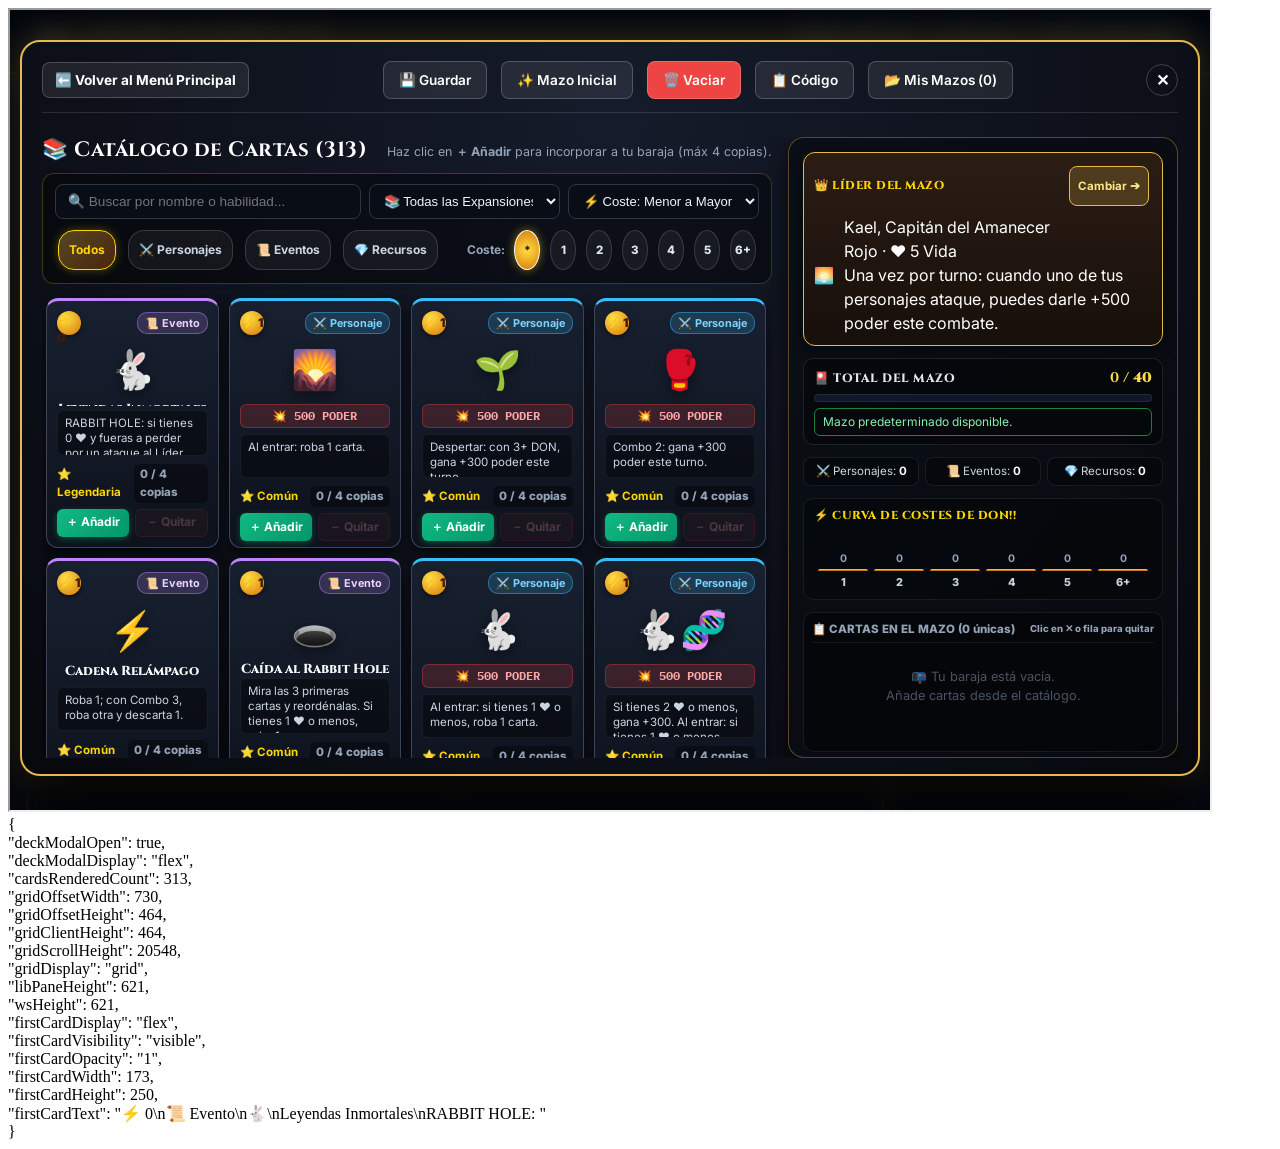
<file: tests/debug_deck_visibility.html>
<!DOCTYPE html>
<html>
<head><meta charset="utf-8"><title>Debug Deck Visibility</title></head>
<body>
<iframe id="testFrame" src="../index.html" style="width:1200px; height:800px;"></iframe>
<div id="output"></div>
<script>
  const f = document.getElementById('testFrame');
  f.onload = function() {
    setTimeout(() => {
      const doc = f.contentDocument || f.contentWindow.document;
      const win = f.contentWindow;
      
      // Open deck builder
      win.openDeckBuilderFromMenu();
      
      const deckModal = doc.getElementById('deckModal');
      const deckGrid = doc.getElementById('deckGrid');
      const cards = deckGrid ? deckGrid.querySelectorAll('.deck-card-tile') : [];
      const deckModalbox = doc.querySelector('.deck-modalbox');
      const workspace = doc.querySelector('.deck-builder-workspace');
      const libPane = doc.querySelector('.deck-library-pane');

      const modalStyle = win.getComputedStyle(deckModal);
      const gridStyle = deckGrid ? win.getComputedStyle(deckGrid) : {};
      const libStyle = libPane ? win.getComputedStyle(libPane) : {};
      const wsStyle = workspace ? win.getComputedStyle(workspace) : {};
      const firstCardStyle = cards[0] ? win.getComputedStyle(cards[0]) : {};

      const info = {
        deckModalOpen: deckModal.classList.contains('open'),
        deckModalDisplay: modalStyle.display,
        cardsRenderedCount: cards.length,
        gridOffsetWidth: deckGrid ? deckGrid.offsetWidth : 0,
        gridOffsetHeight: deckGrid ? deckGrid.offsetHeight : 0,
        gridClientHeight: deckGrid ? deckGrid.clientHeight : 0,
        gridScrollHeight: deckGrid ? deckGrid.scrollHeight : 0,
        gridDisplay: gridStyle.display,
        libPaneHeight: libPane ? libPane.offsetHeight : 0,
        wsHeight: workspace ? workspace.offsetHeight : 0,
        firstCardDisplay: firstCardStyle.display,
        firstCardVisibility: firstCardStyle.visibility,
        firstCardOpacity: firstCardStyle.opacity,
        firstCardWidth: cards[0] ? cards[0].offsetWidth : 0,
        firstCardHeight: cards[0] ? cards[0].offsetHeight : 0,
        firstCardText: cards[0] ? cards[0].innerText.slice(0, 50) : 'none'
      };

      document.getElementById('output').innerText = JSON.stringify(info, null, 2);
    }, 500);
  };
</script>
</body>
</html>
</file>
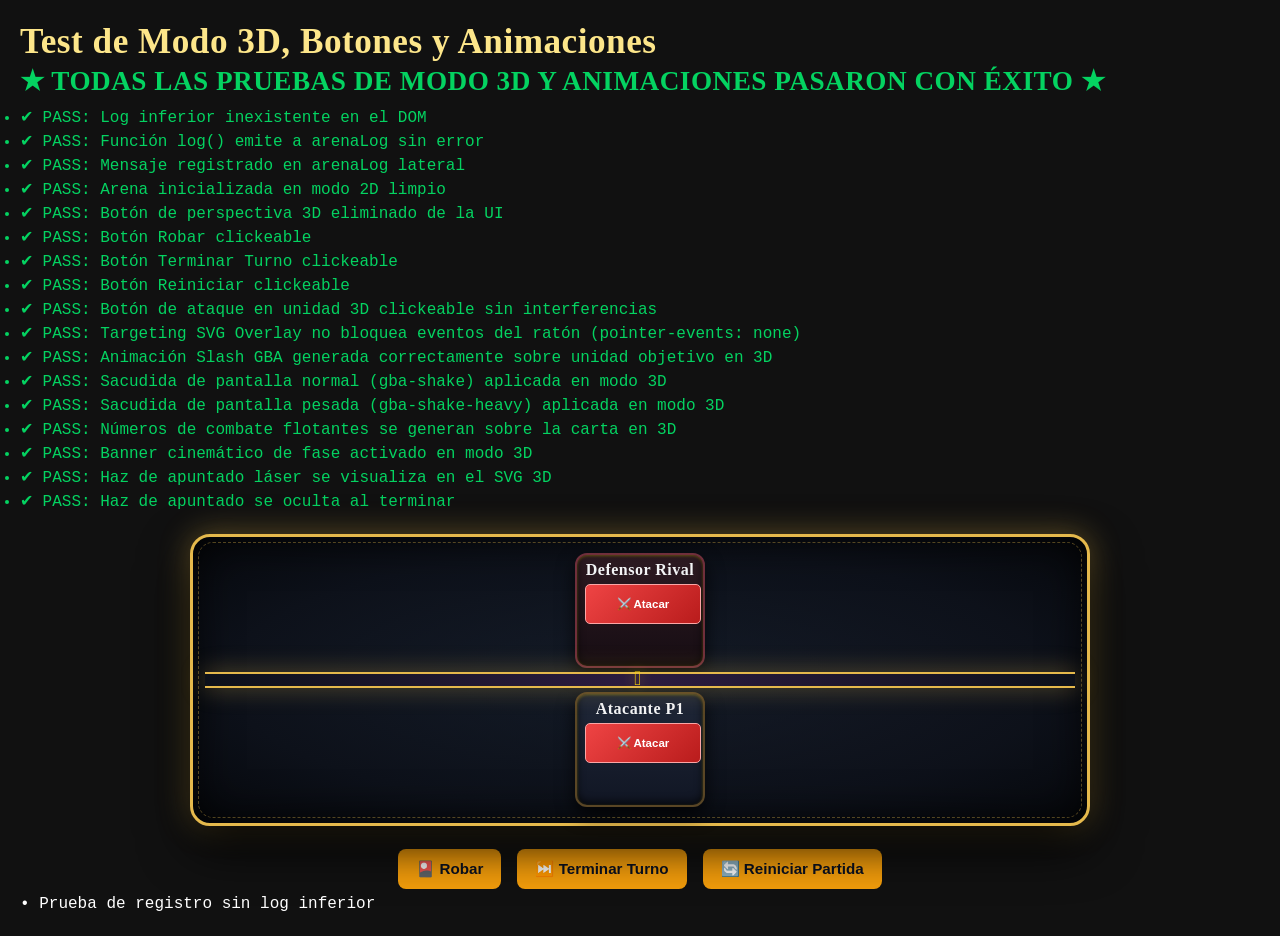
<file: tests/test_3d_mode.html>
<!DOCTYPE html>
<html>
<head>
  <meta charset="utf-8">
  <title>Test de Modo 3D, Botones y Animaciones - Grand Legends TCG</title>
  <link rel="stylesheet" href="../css/style.css">
  <link rel="stylesheet" href="../css/duel-field.css">
</head>
<body style="background:#111; color:#fff; font-family:monospace; padding:20px;">
  <h1>Test de Modo 3D, Botones y Animaciones</h1>
  <div id="results">Ejecutando pruebas...</div>

  <!-- Mock DOM completo de la batalla táctica -->
  <div class="arena-view-container" style="max-width:900px; margin:20px auto;">
    <div class="battle-arena mode-2d" id="battleArena">
      <div id="arenaP2Field" class="arena-field">
        <div class="arena-unit enemy" data-index="0" id="unitP2_0">
          <h4>Defensor Rival</h4>
          <button type="button" class="btn-unit-attack" id="attackBtnP2_0">⚔️ Atacar</button>
        </div>
      </div>
      <div class="arena-divider"></div>
      <div id="arenaP1Field" class="arena-field">
        <div class="arena-unit" data-index="0" id="unitP1_0">
          <h4>Atacante P1</h4>
          <button type="button" class="btn-unit-attack" id="attackBtnP1_0">⚔️ Atacar</button>
        </div>
      </div>
    </div>
  </div>

  <div class="bottom-battle-controls center">
    <button type="button" id="drawBtn">🎴 Robar</button>
    <button type="button" id="endBtn">⏭️ Terminar Turno</button>
    <button type="button" id="resetBtn">🔄 Reiniciar Partida</button>
  </div>

  <div id="arenaLog"></div>

  <!-- Carga de Scripts del Juego -->
  <script src="../js/cards.js"></script>
  <script src="../js/rules.js"></script>
  <script src="../js/ai.js"></script>
  <script src="../js/packs.js"></script>
  <script src="../js/accounts.js"></script>
  <script src="../js/online.js"></script>
  <script src="../js/duel-visuals.js"></script>
  <script src="../js/game.js"></script>

  <script>
    window.addEventListener('DOMContentLoaded', () => {
      const results = [];
      const resDiv = document.getElementById('results');

      function test(name, condition, detail) {
        results.push({ name, pass: !!condition, detail: detail || '' });
      }

      try {
        // 1. Verificar que el log inferior fue eliminado y no existe en el DOM
        const bottomLog = document.getElementById('log');
        test('Log inferior inexistente en el DOM', !bottomLog);

        // 2. Verificar que log("test") funciona de forma segura sin romper la ejecución
        let logThrew = false;
        try {
          window.log("Prueba de registro sin log inferior");
        } catch (e) {
          logThrew = true;
        }
        test('Función log() emite a arenaLog sin error', !logThrew);

        const arenaLogEl = document.getElementById('arenaLog');
        test('Mensaje registrado en arenaLog lateral', arenaLogEl && arenaLogEl.textContent.includes('Prueba de registro sin log inferior'));

        // 3. Integridad de vista 2D limpia y estable
        const arena = document.getElementById('battleArena');
        test('Arena inicializada en modo 2D limpio', arena && arena.classList.contains('mode-2d'));

        // 4. Botón de perspectiva 3D eliminado de la UI según solicitud
        const toggleBtn = document.getElementById('btnTogglePerspective');
        test('Botón de perspectiva 3D eliminado de la UI', !toggleBtn);

        // 5. Botones inferiores de batalla responden a eventos en modo 3D
        let drawClicked = false;
        let endClicked = false;
        let resetClicked = false;
        document.getElementById('drawBtn').onclick = () => { drawClicked = true; };
        document.getElementById('endBtn').onclick = () => { endClicked = true; };
        document.getElementById('resetBtn').onclick = () => { resetClicked = true; };

        document.getElementById('drawBtn').click();
        document.getElementById('endBtn').click();
        document.getElementById('resetBtn').click();

        test('Botón Robar clickeable', drawClicked);
        test('Botón Terminar Turno clickeable', endClicked);
        test('Botón Reiniciar clickeable', resetClicked);

        // 6. Botones de unidades en el campo 3D
        let unitAttackClicked = false;
        document.getElementById('attackBtnP1_0').onclick = () => { unitAttackClicked = true; };
        document.getElementById('attackBtnP1_0').click();
        test('Botón de ataque en unidad 3D clickeable sin interferencias', unitAttackClicked);

        // 7. Capas overlay SVG y banners tienen pointer-events: none (no bloquean clicks)
        const svgOverlay = document.getElementById('targetingSvgOverlay');
        const svgComputed = svgOverlay ? window.getComputedStyle(svgOverlay).pointerEvents : 'none';
        test('Targeting SVG Overlay no bloquea eventos del ratón (pointer-events: none)', svgComputed === 'none');

        // 8. Animaciones de Combate en modo 3D
        const u1 = document.getElementById('unitP1_0');
        const u2 = document.getElementById('unitP2_0');

        // 8.1 Slash GBA
        GLTCG.visuals.triggerSlash(u2);
        const slashEl = u2.querySelector('.slash-effect-container');
        test('Animación Slash GBA generada correctamente sobre unidad objetivo en 3D', !!slashEl && !!slashEl.querySelector('.gba-slash-blade'));

        // 8.2 Screen Shake 3D adaptativo
        GLTCG.visuals.triggerScreenShake('medium');
        test('Sacudida de pantalla normal (gba-shake) aplicada en modo 3D', arena.classList.contains('gba-shake'));

        GLTCG.visuals.triggerScreenShake('heavy');
        test('Sacudida de pantalla pesada (gba-shake-heavy) aplicada en modo 3D', arena.classList.contains('gba-shake-heavy'));

        // 8.3 Floating Combat Text
        GLTCG.visuals.spawnFloatingCombatText(u2, '💥 -2500', 'damage');
        const fText = u2.querySelector('.floating-combat-text');
        test('Números de combate flotantes se generan sobre la carta en 3D', !!fText && fText.textContent === '💥 -2500');

        // 8.4 Banner de Fase
        GLTCG.visuals.showPhaseBanner('⚔️ TU TURNO', 'Fase de Ataque');
        const phaseBanner = document.getElementById('duelPhaseBanner');
        test('Banner cinemático de fase activado en modo 3D', !!phaseBanner && phaseBanner.classList.contains('active'));

        // 8.5 Rayo láser holográfico Duel Links
        GLTCG.visuals.startTargeting(u1);
        const coreBeam = document.getElementById('targetingBeamCore');
        test('Haz de apuntado láser se visualiza en el SVG 3D', coreBeam && coreBeam.style.display !== 'none');
        GLTCG.visuals.stopTargeting();
        test('Haz de apuntado se oculta al terminar', coreBeam && coreBeam.style.display === 'none');

        // Renderizado del informe
        const allPassed = results.every(r => r.pass);
        resDiv.innerHTML = '<h2 style="color:' + (allPassed ? '#04d361' : '#ff5555') + '">' +
          (allPassed ? '★ TODAS LAS PRUEBAS DE MODO 3D Y ANIMACIONES PASARON CON ÉXITO ★' : 'ALGUNAS PRUEBAS FALLARON') + '</h2>' +
          '<ul>' + results.map(r => '<li style="color:' + (r.pass ? '#04d361' : '#ff5555') + '">' +
            (r.pass ? '✔ PASS: ' : '✖ FAIL: ') + r.name + (r.detail ? ' — ' + r.detail : '') + '</li>').join('') + '</ul>';

      } catch (err) {
        resDiv.innerHTML = '<h2 style="color:red">EXCEPCIÓN: ' + err.message + '</h2><pre>' + err.stack + '</pre>';
      }
    });
  </script>
</body>
</html>
</file>
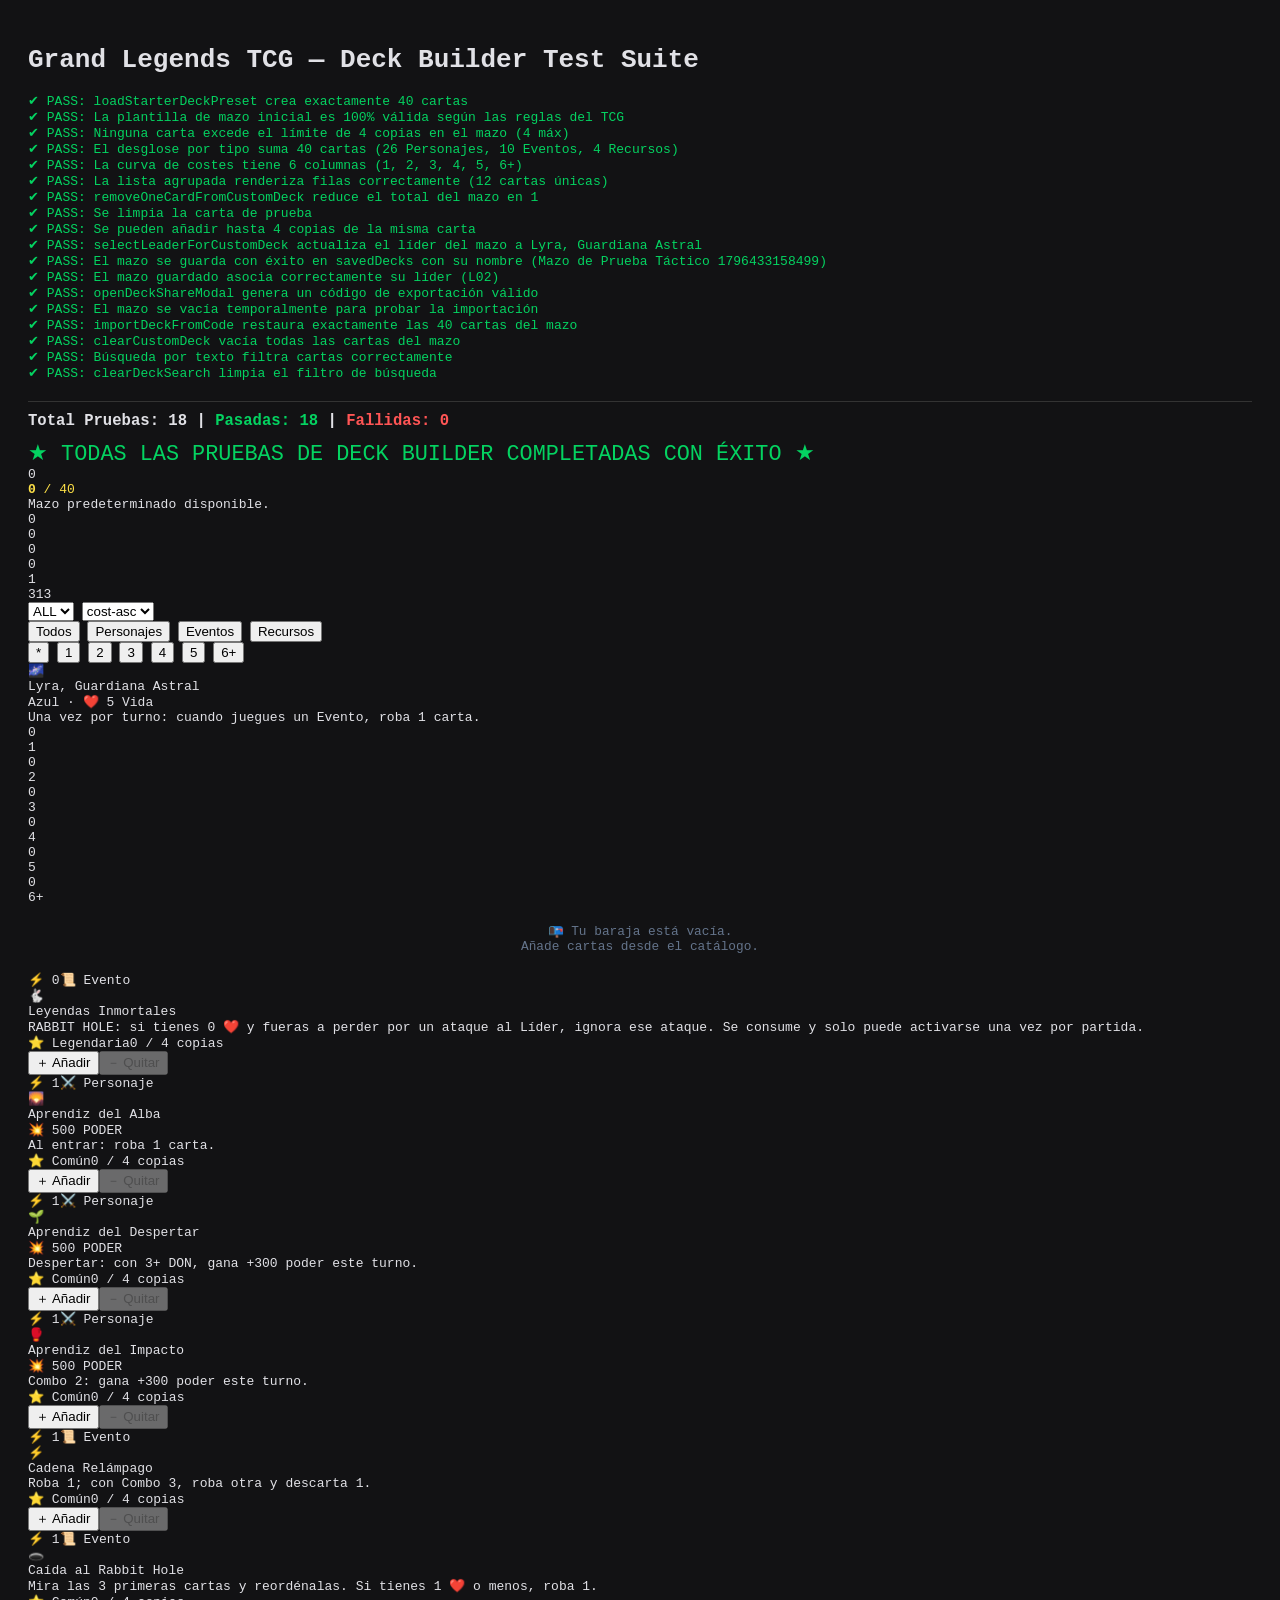
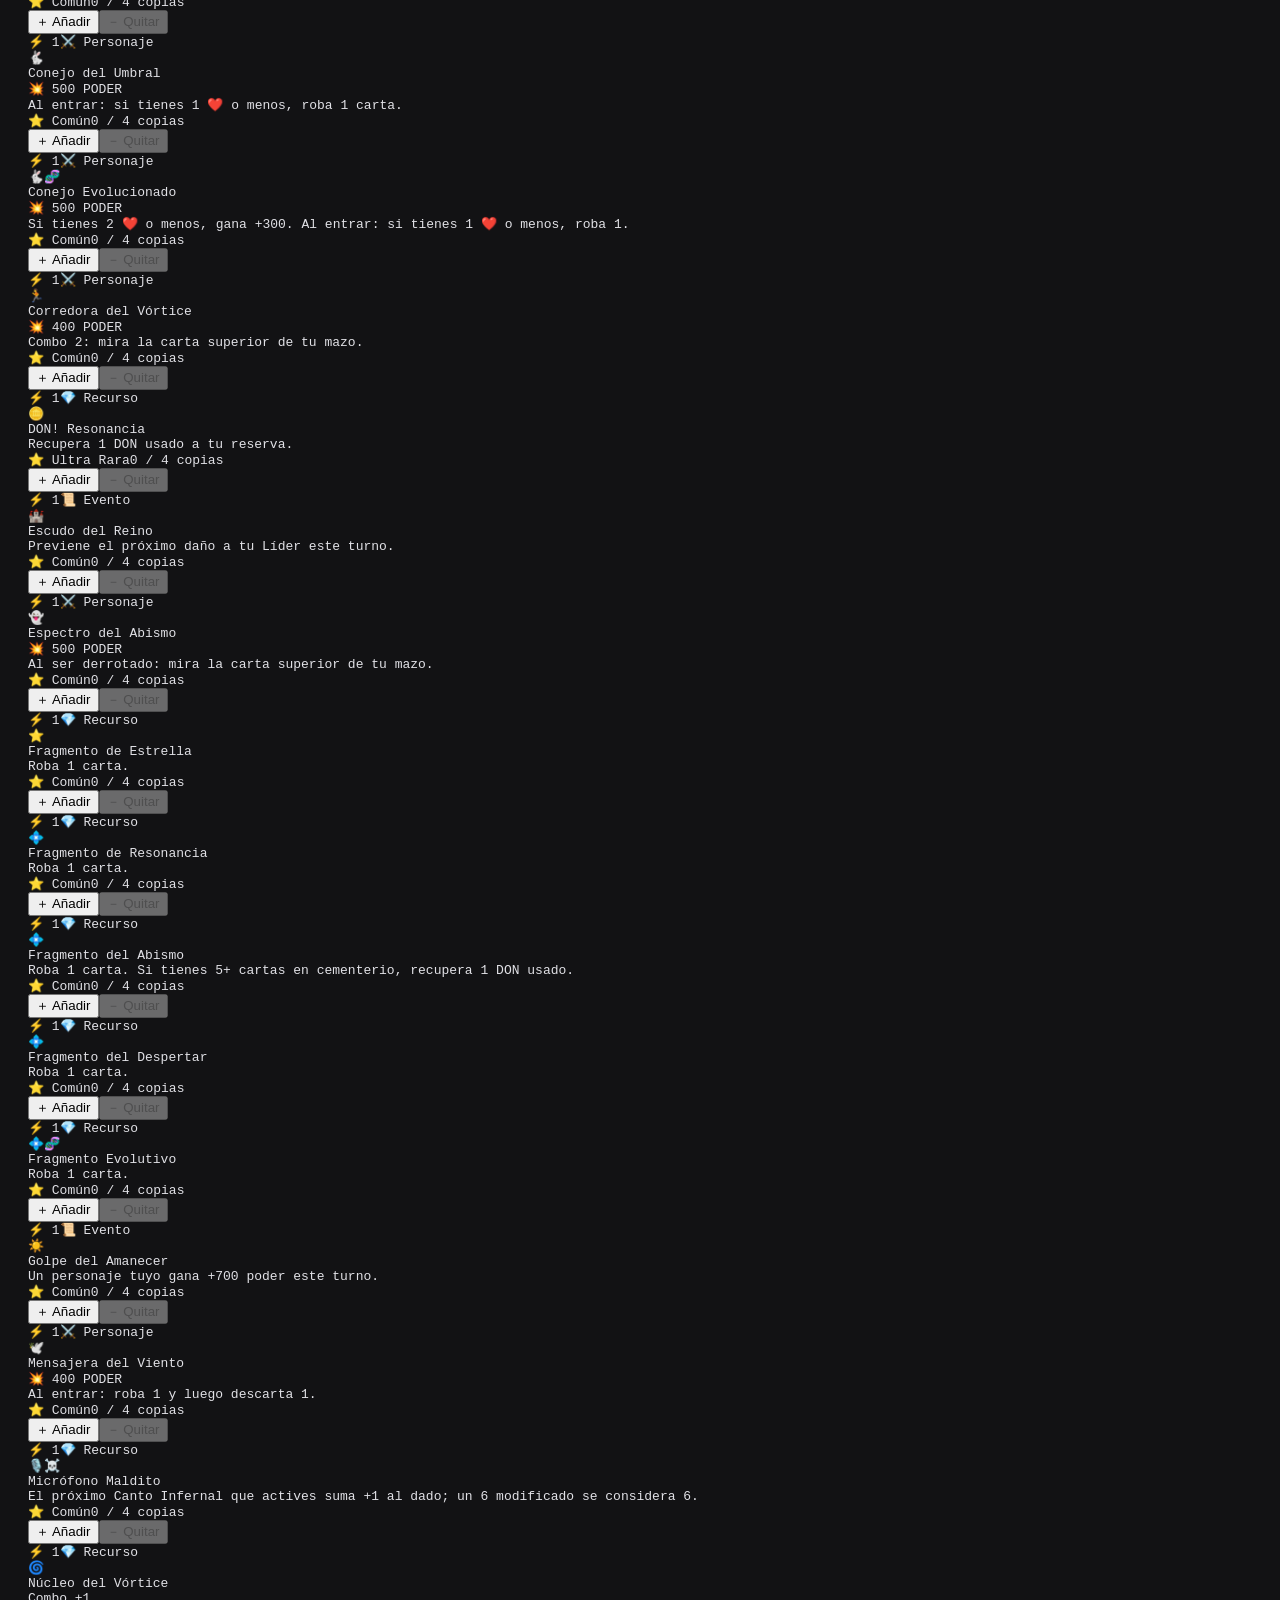
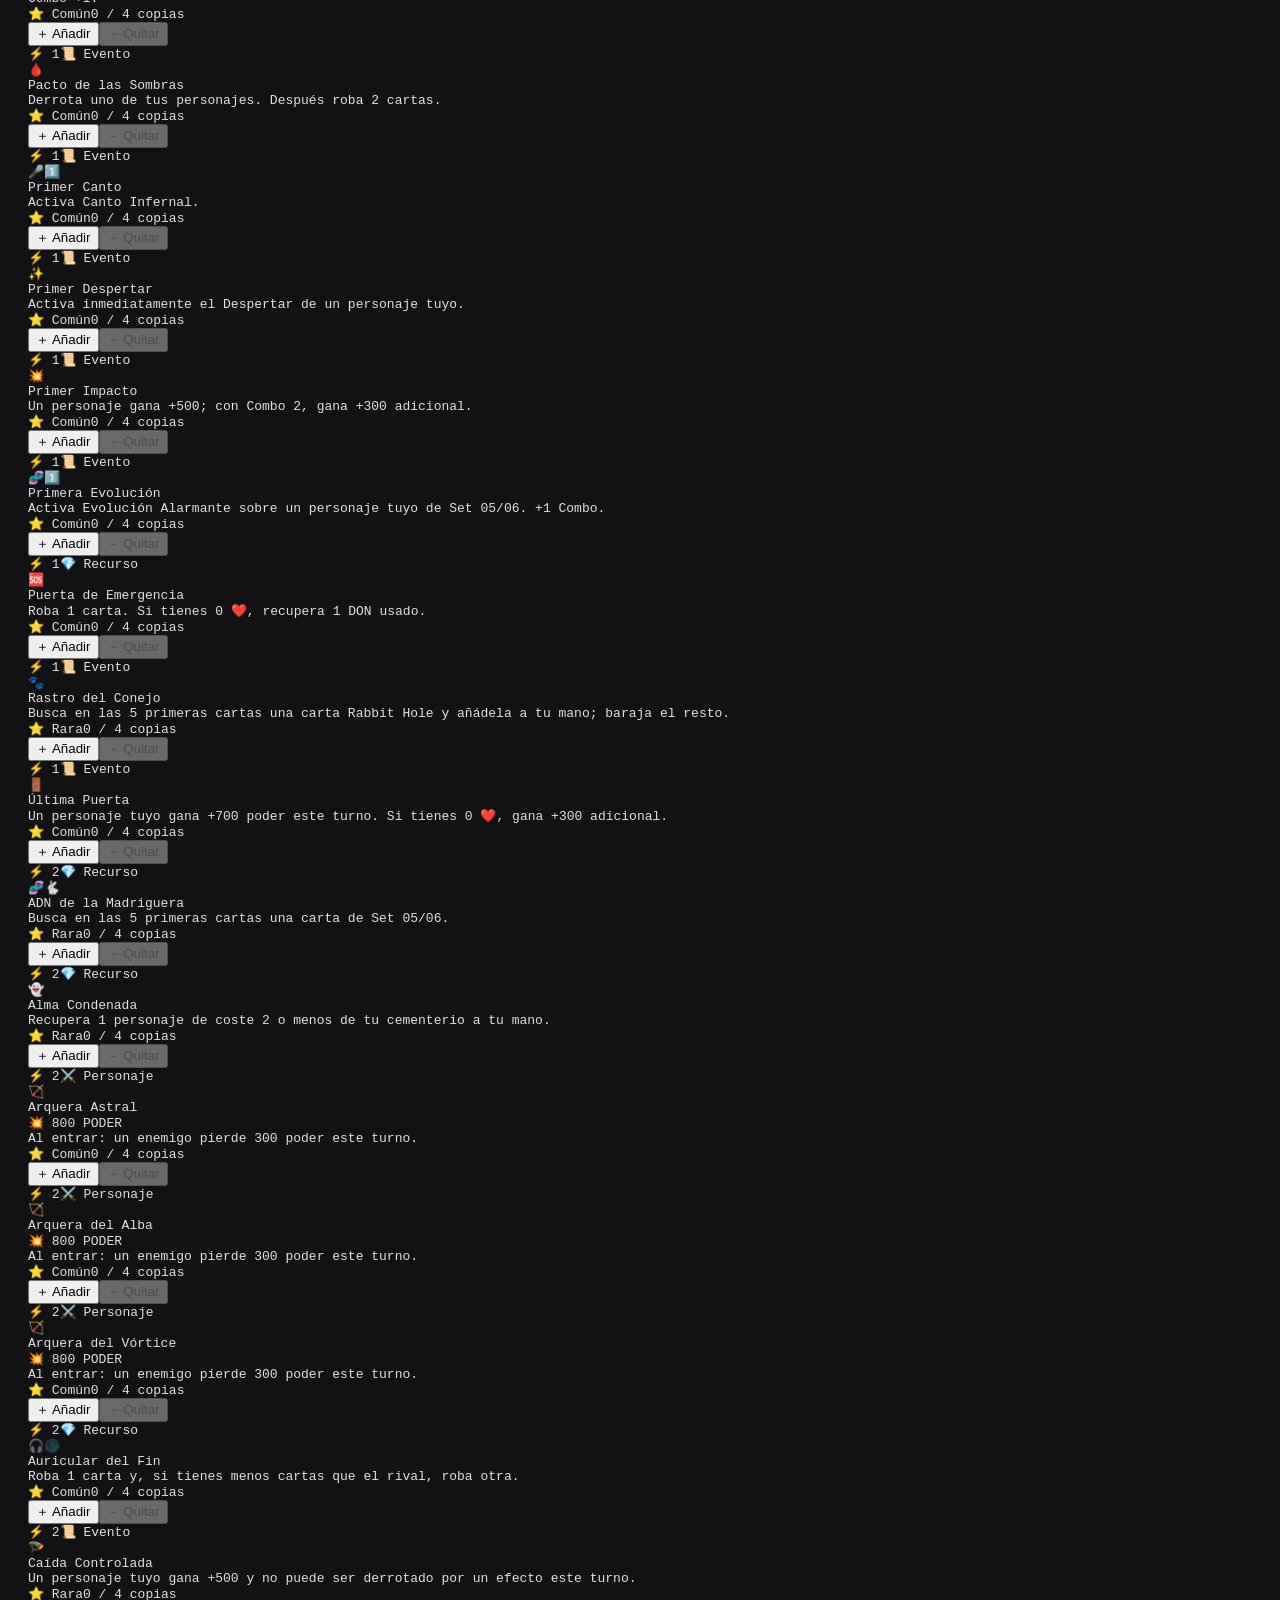
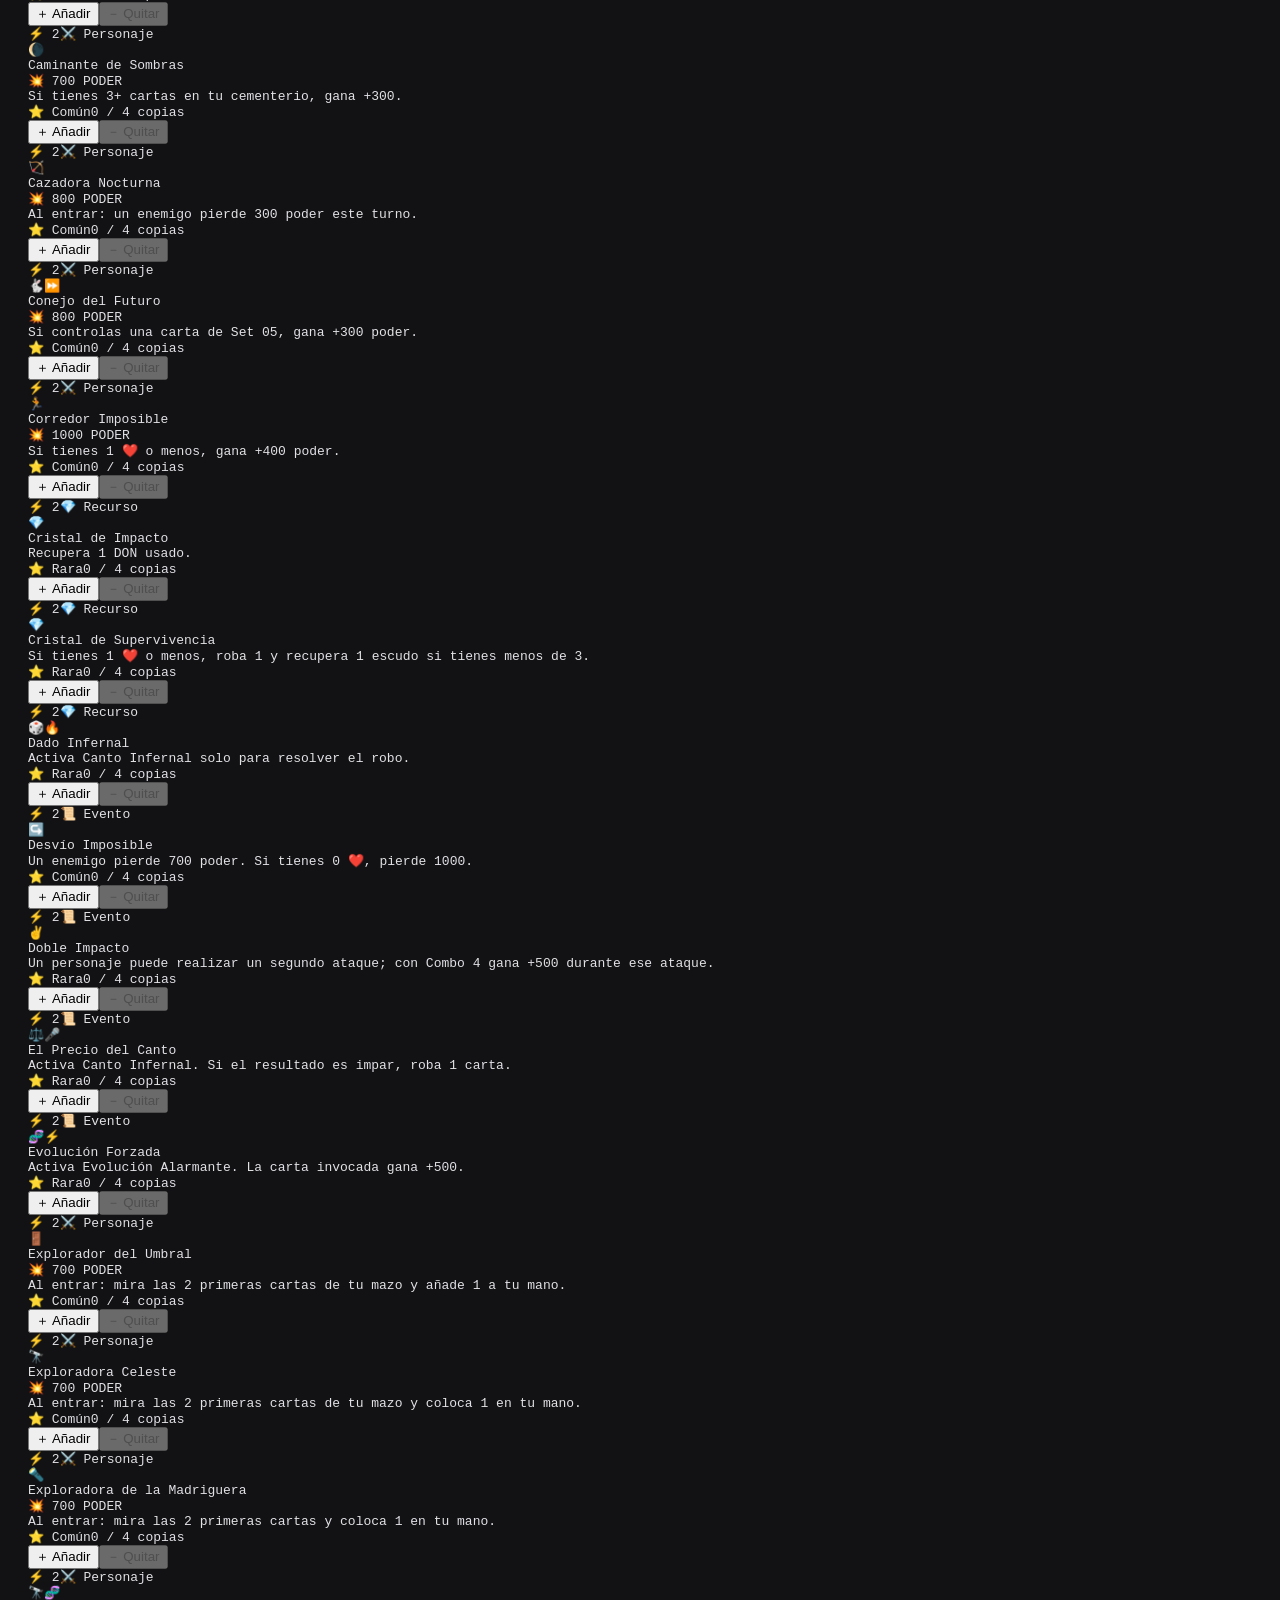
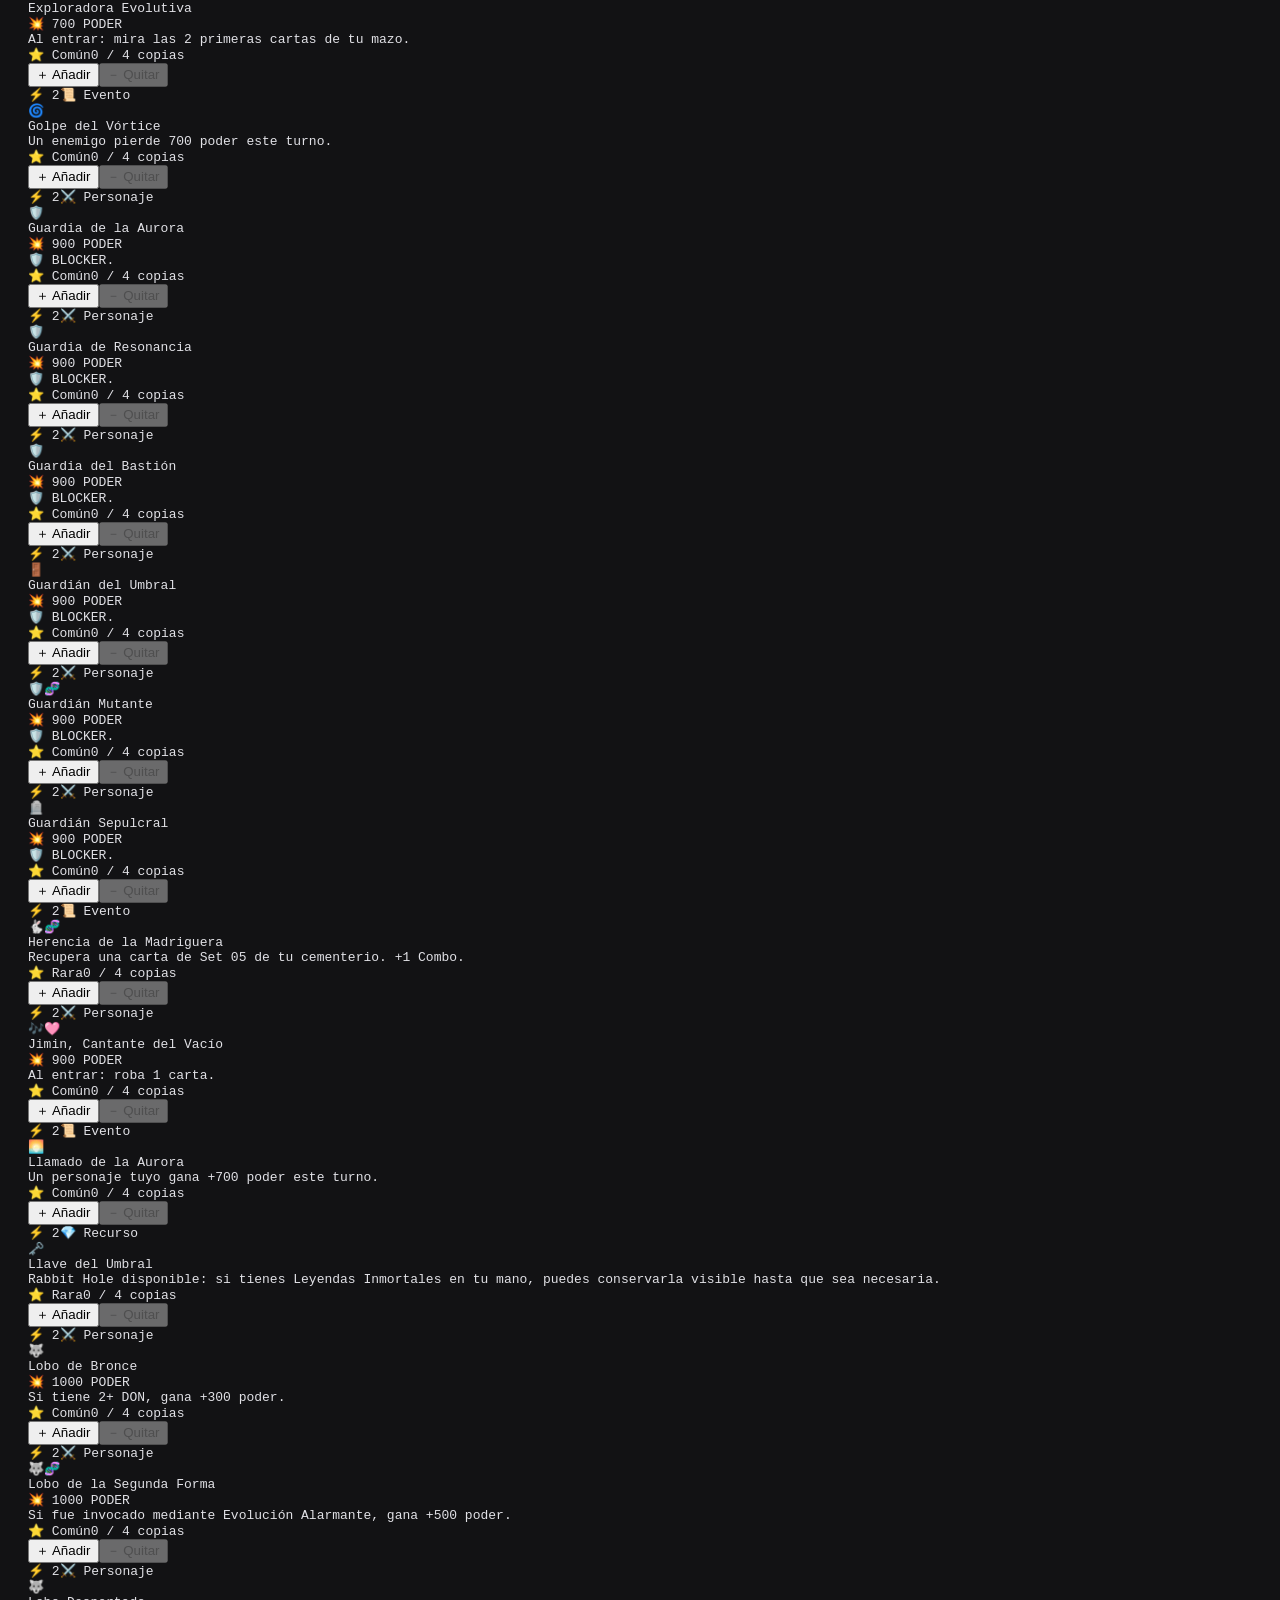
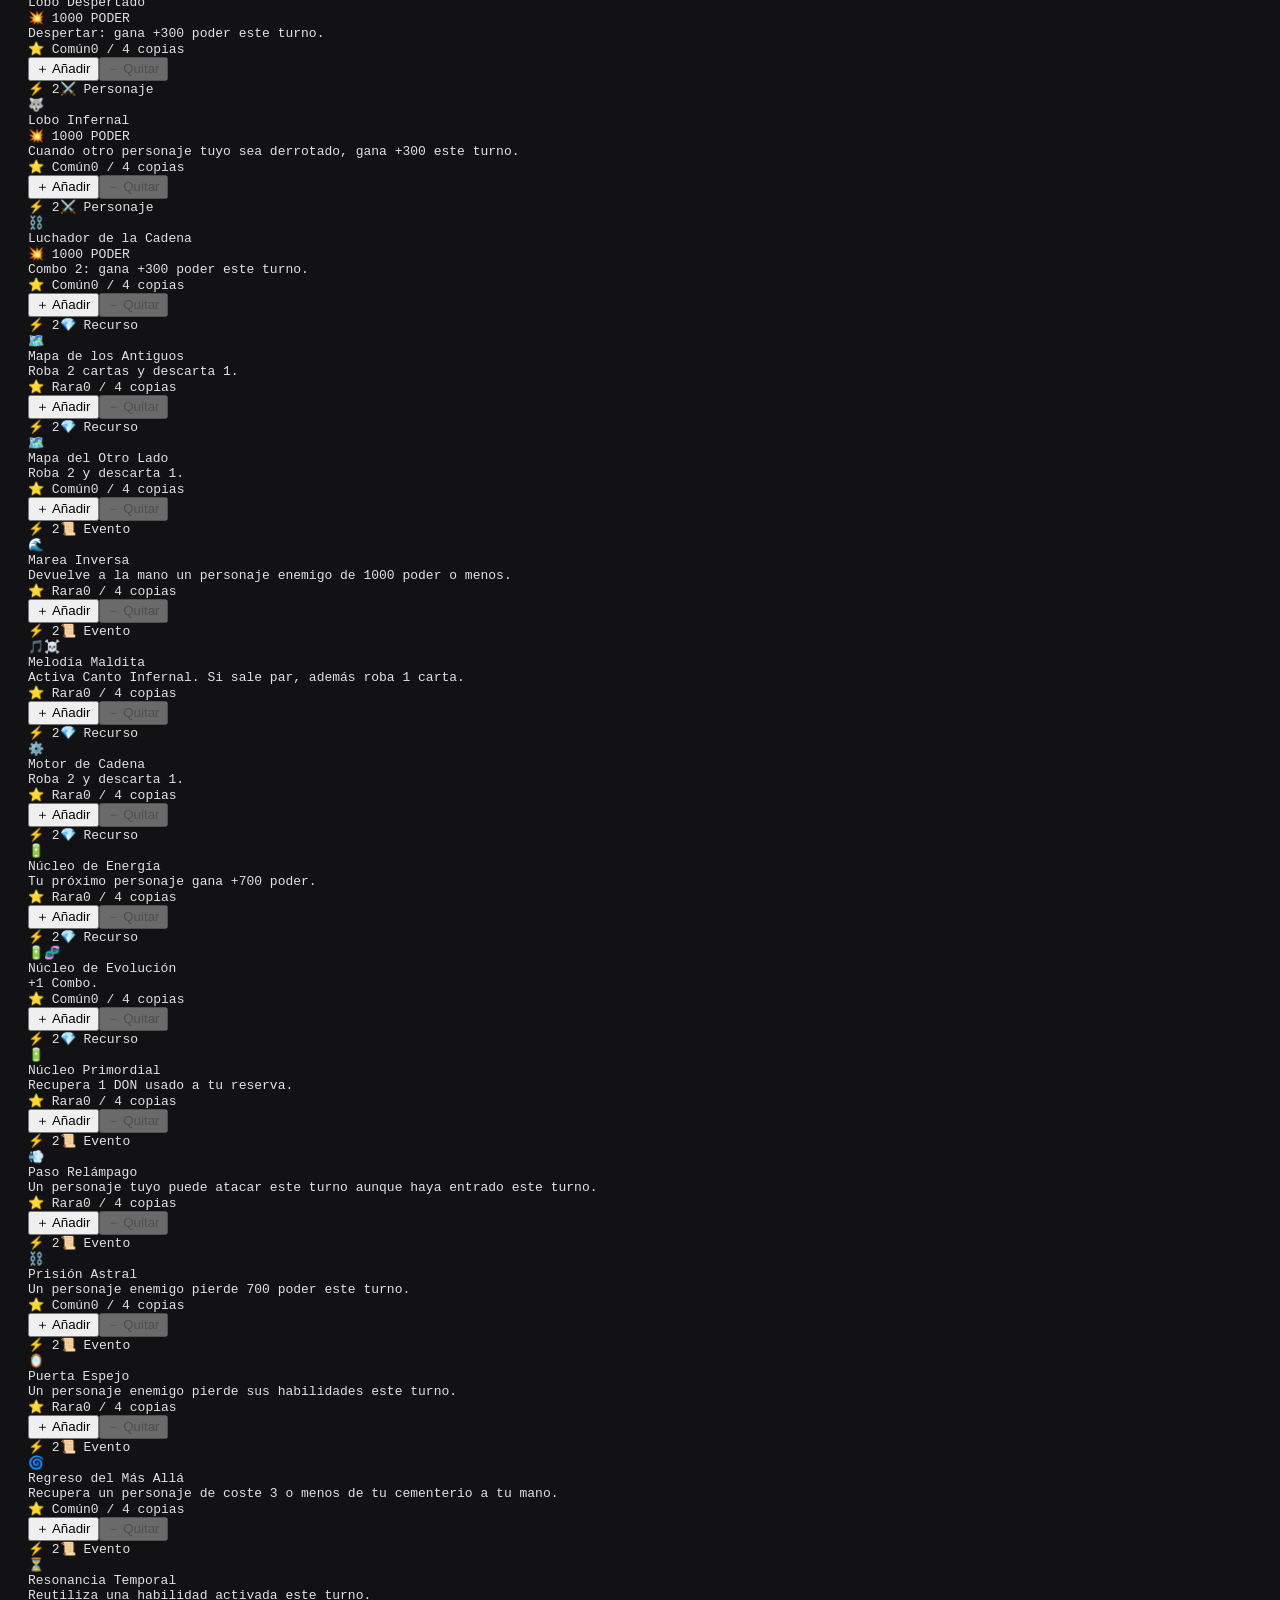
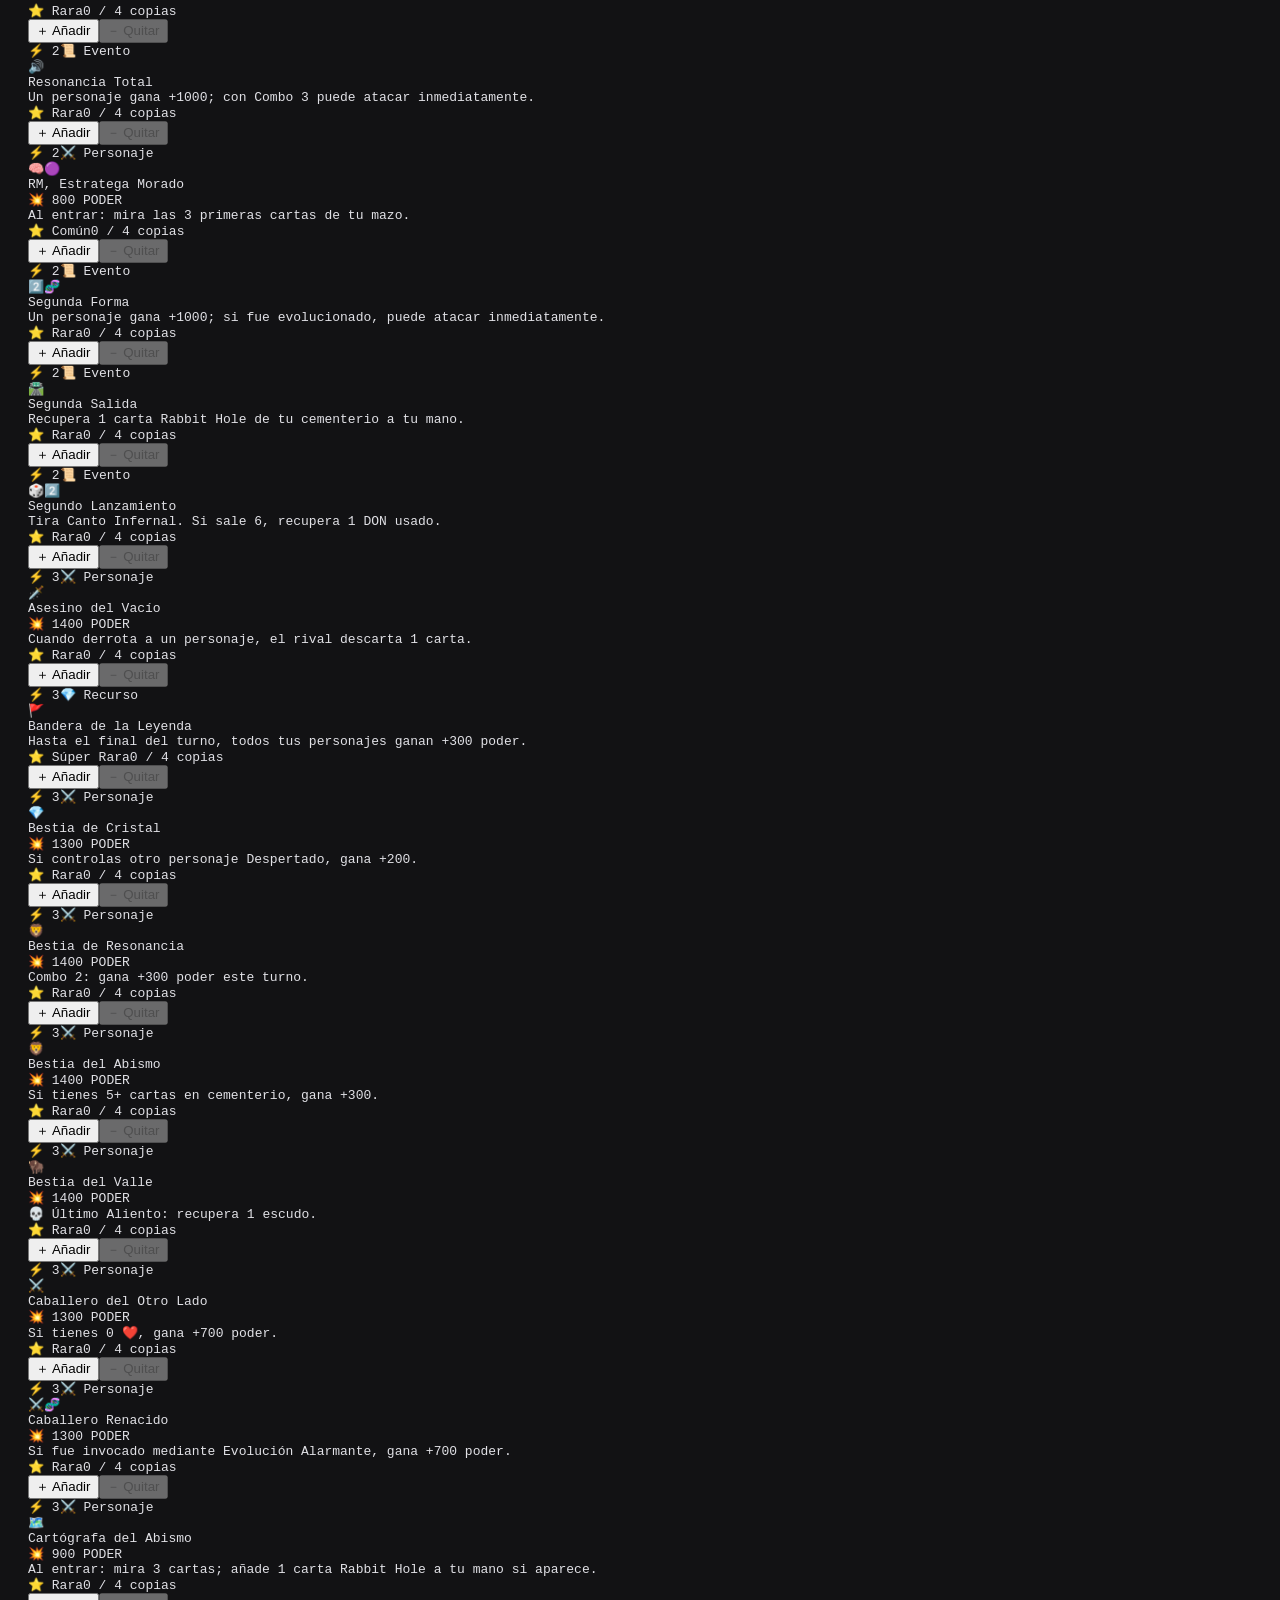
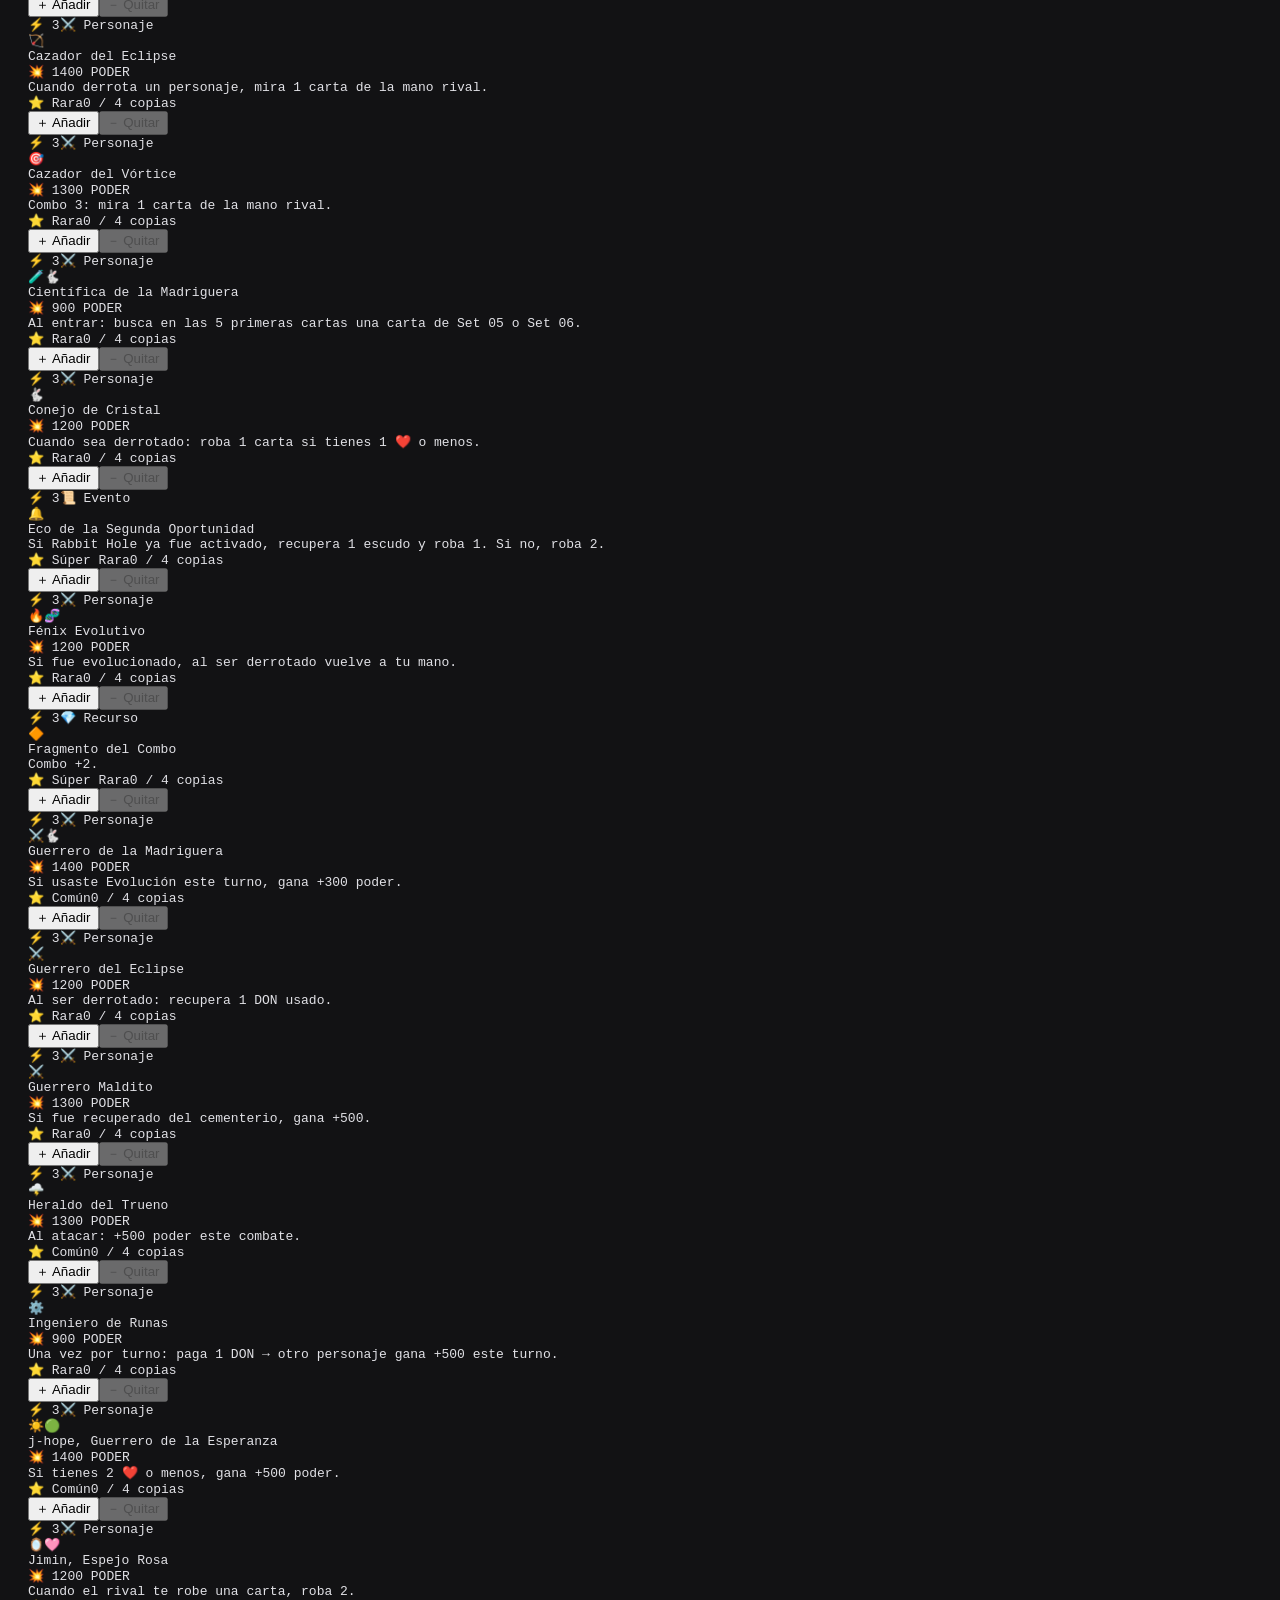
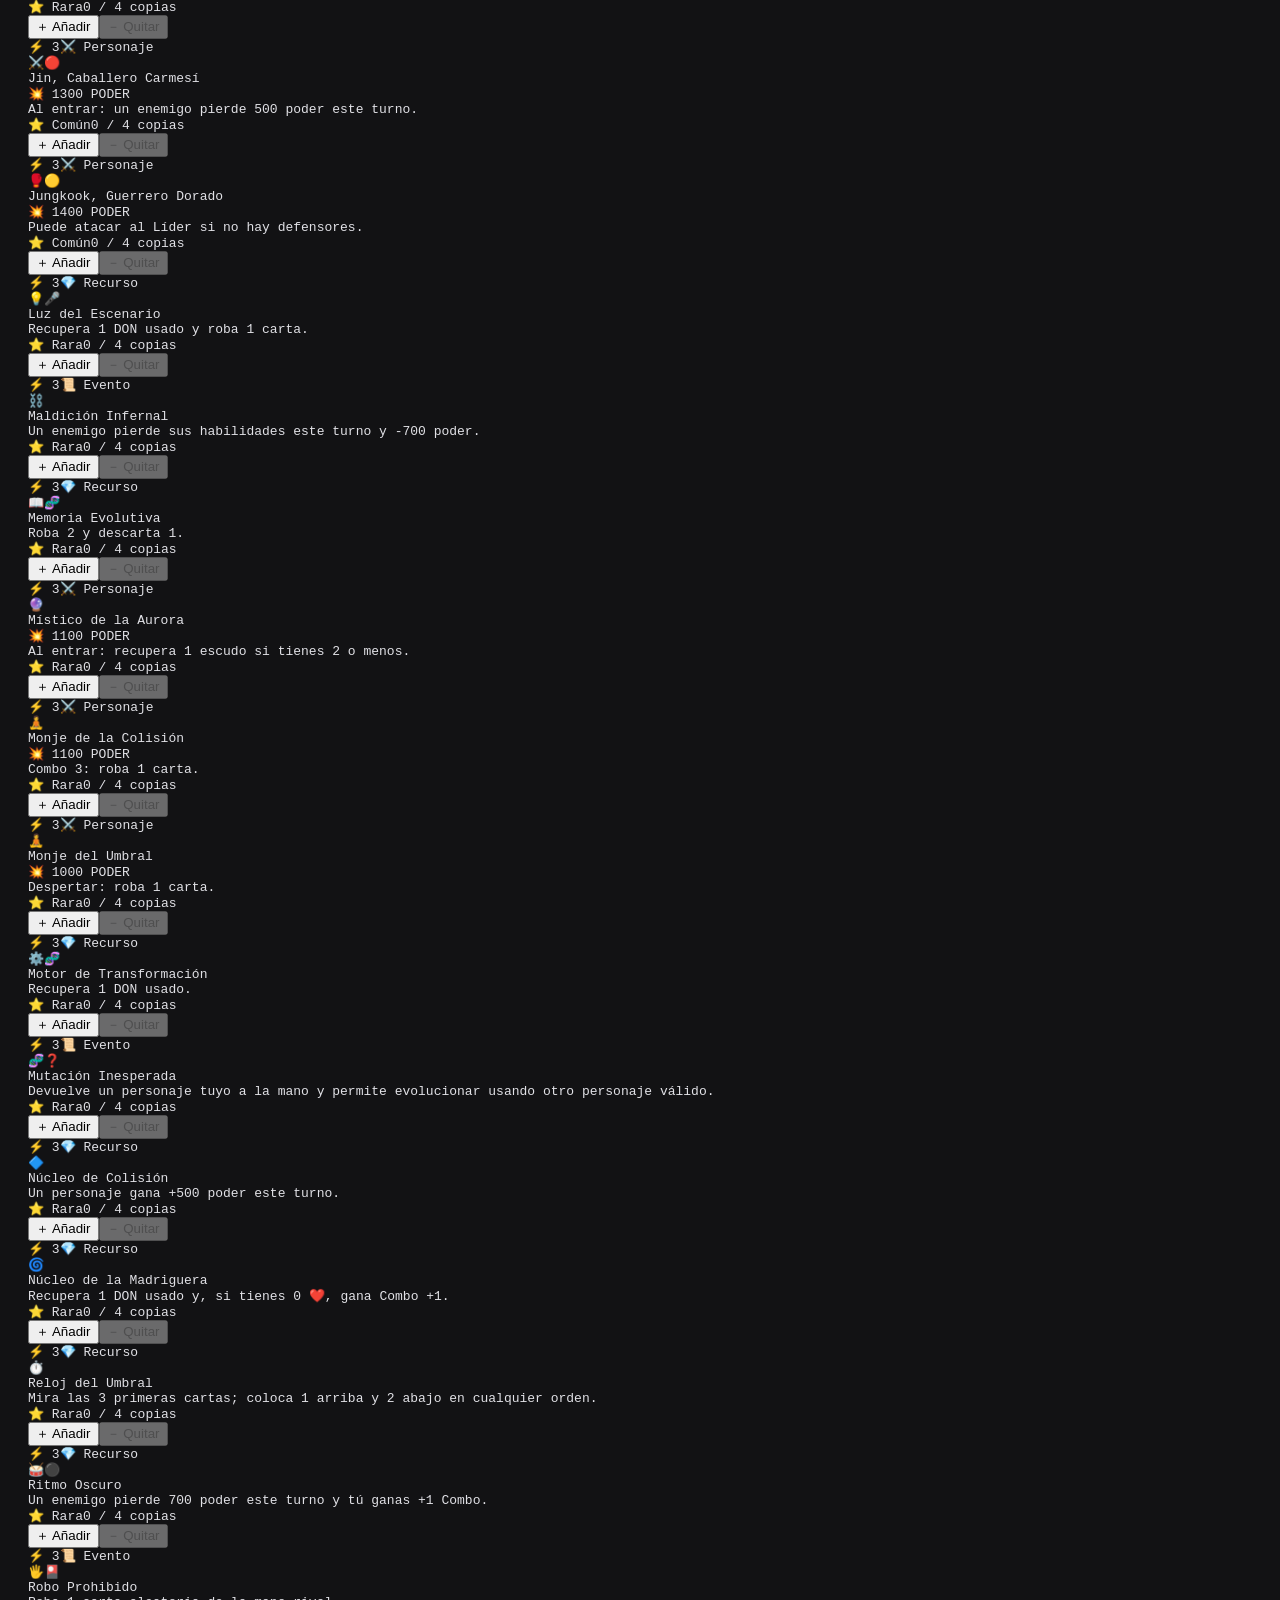
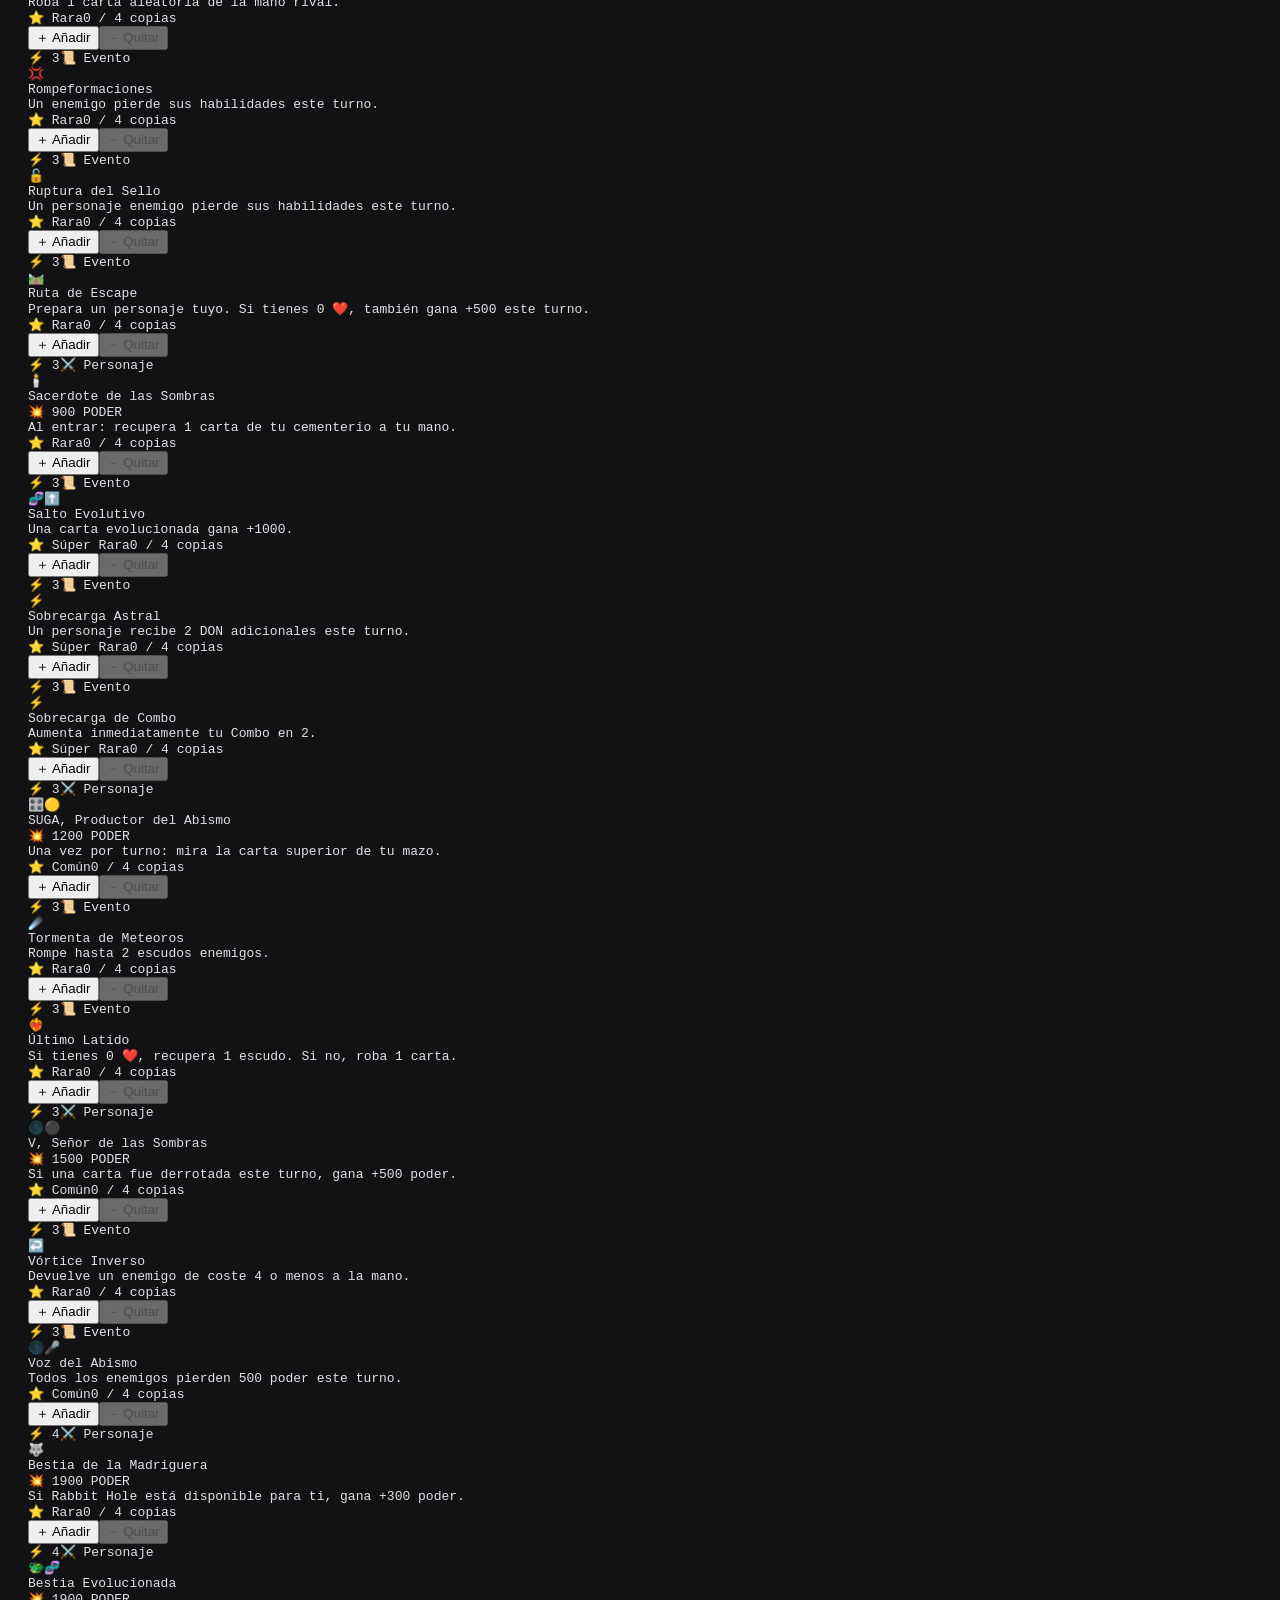
<file: tests/test_deck_builder.html>
<!DOCTYPE html>
<html lang="es">
<head>
  <meta charset="UTF-8">
  <title>Grand Legends TCG - Test Deck Builder</title>
  <style>
    body { font-family: monospace; background: #121214; color: #e1e1e6; padding: 20px; }
    .pass { color: #04d361; }
    .fail { color: #ff5555; font-weight: bold; }
    .summary { margin-top: 20px; font-size: 1.2em; border-top: 1px solid #333; padding-top: 10px; }
  </style>
</head>
<body>
  <h1>Grand Legends TCG — Deck Builder Test Suite</h1>
  <div id="test-results"></div>
  <div id="test-summary" class="summary"></div>

  <!-- Mock DOM de los elementos de index.html del constructor de mazos -->
  <div id="deckModal" class="modal">
    <div id="deckCount">0</div>
    <div id="deckCounterBadge"></div>
    <div id="deckProgressFill"></div>
    <div id="deckValidationMessage"></div>
    <div id="deckCharsCount">0</div>
    <div id="deckEventsCount">0</div>
    <div id="deckResourcesCount">0</div>
    <div id="deckUniqueCount">0</div>
    <div id="savedDecksCountBadge">0</div>
    <div id="libraryFilteredCount">0</div>
    <div id="search"></div>
    <button id="btnClearSearch" style="display:none;"></button>
    <select id="setFilter"><option value="ALL">ALL</option></select>
    <select id="sortFilter"><option value="cost-asc">cost-asc</option></select>
    <div id="deckTypeFilterGroup">
      <button class="filter-pill active">Todos</button>
      <button class="filter-pill">Personajes</button>
      <button class="filter-pill">Eventos</button>
      <button class="filter-pill">Recursos</button>
    </div>
    <div id="deckCostFilterGroup">
      <button class="cost-chip active">*</button>
      <button class="cost-chip">1</button>
      <button class="cost-chip">2</button>
      <button class="cost-chip">3</button>
      <button class="cost-chip">4</button>
      <button class="cost-chip">5</button>
      <button class="cost-chip">6+</button>
    </div>
    <div id="deckCurrentLeaderCard"></div>
    <div id="deckCostCurve"></div>
    <div id="deckCardsList"></div>
    <div id="deckGrid"></div>
    <div id="savedDecksPanel" style="display:none;"></div>
    <div id="savedDecksList"></div>
  </div>

  <div id="saveDeckModal" class="modal">
    <input id="saveDeckNameInput" type="text" />
  </div>

  <div id="deckShareModal" class="modal">
    <textarea id="deckShareTextarea"></textarea>
    <div id="deckShareMsg"></div>
  </div>

  <div id="deckLeaderPickerModal" class="modal">
    <div id="deckLeaderGrid"></div>
  </div>

  <!-- Scripts del juego -->
  <script src="../js/cards.js"></script>
  <script src="../js/rules.js"></script>
  <script src="../js/ai.js"></script>
  <script src="../js/packs.js"></script>
  <script src="../js/accounts.js"></script>
  <script src="../js/online.js"></script>
  <script src="../js/duel-visuals.js"></script>
  <script src="../js/game.js"></script>

  <script>
    const resultsContainer = document.getElementById("test-results");
    const summaryContainer = document.getElementById("test-summary");
    let passed = 0;
    let failed = 0;

    function assert(condition, message) {
      const div = document.createElement("div");
      if (condition) {
        passed++;
        div.className = "pass";
        div.textContent = "✔ PASS: " + message;
      } else {
        failed++;
        div.className = "fail";
        div.textContent = "✖ FAIL: " + message;
      }
      resultsContainer.appendChild(div);
      console.log(div.textContent);
    }

    // 1. Verificar carga de plantilla inicial de 40 cartas
    window.confirm = () => true;
    window.alert = () => {};
    loadStarterDeckPreset();
    assert(customDeck.length === 40, "loadStarterDeckPreset crea exactamente 40 cartas");
    const valid = validateCustomDeck();
    assert(valid.valid === true, "La plantilla de mazo inicial es 100% válida según las reglas del TCG");

    // 2. Verificar límite de 4 copias por carta en la plantilla
    const copyCounts = {};
    customDeck.forEach(c => { copyCounts[c.name] = (copyCounts[c.name] || 0) + 1; });
    const maxCopies = Math.max(...Object.values(copyCounts));
    assert(maxCopies <= 4, "Ninguna carta excede el límite de 4 copias en el mazo (" + maxCopies + " máx)");

    // 3. Verificar desglose de tipos en la UI
    renderDeckTray();
    const charsCount = Number(document.getElementById("deckCharsCount").textContent);
    const eventsCount = Number(document.getElementById("deckEventsCount").textContent);
    const resourcesCount = Number(document.getElementById("deckResourcesCount").textContent);
    assert(charsCount + eventsCount + resourcesCount === 40, "El desglose por tipo suma 40 cartas (" + charsCount + " Personajes, " + eventsCount + " Eventos, " + resourcesCount + " Recursos)");

    // 4. Verificar curva de costes de maná
    renderDeckCostCurve();
    const curveCols = document.getElementById("deckCostCurve").querySelectorAll(".cost-curve-col");
    assert(curveCols.length === 6, "La curva de costes tiene 6 columnas (1, 2, 3, 4, 5, 6+)");

    // 5. Verificar lista agrupada de cartas en el mazo
    renderDeckCardsList();
    const listRows = document.getElementById("deckCardsList").querySelectorAll(".deck-card-row");
    assert(listRows.length > 0 && listRows.length <= 40, "La lista agrupada renderiza filas correctamente (" + listRows.length + " cartas únicas)");

    // 6. Quitar una copia de una carta
    const initialTotal = customDeck.length;
    const cardToRemove = customDeck[0].name;
    removeOneCardFromCustomDeck(cardToRemove);
    assert(customDeck.length === initialTotal - 1, "removeOneCardFromCustomDeck reduce el total del mazo en 1");

    // 7. Añadir cartas respetando el límite de 4 copias
    const testCard = LIBRARY[0];
    customDeck = customDeck.filter(c => c.name !== testCard.name);
    assert(customDeck.filter(c => c.name === testCard.name).length === 0, "Se limpia la carta de prueba");
    // Añadir 4 copias
    for (let i = 0; i < 4; i++) {
      if (customDeck.length < 40) customDeck.push(cloneCard(testCard));
    }
    const copiesAfterAdd = customDeck.filter(c => c.name === testCard.name).length;
    assert(copiesAfterAdd === 4, "Se pueden añadir hasta 4 copias de la misma carta");

    // 8. Selector de Líder
    const originalLeader = selectedLeader;
    const anotherLeader = LEADERS.find(l => l.id !== originalLeader.id) || LEADERS[1];
    selectLeaderForCustomDeck(anotherLeader.id);
    assert(selectedLeader.id === anotherLeader.id, "selectLeaderForCustomDeck actualiza el líder del mazo a " + anotherLeader.name);

    // 9. Guardar Mazo con Nombre Personalizado
    const saveName = "Mazo de Prueba Táctico " + Date.now();
    document.getElementById("saveDeckNameInput").value = saveName;
    // Rellenar hasta 40 para que sea válido
    while (customDeck.length < 40) {
      customDeck.push(cloneCard(LIBRARY.find(c => customDeck.filter(x => x.name === c.name).length < 4)));
    }
    confirmSaveDeckModal();
    const savedFound = savedDecks.find(d => d.name === saveName);
    assert(!!savedFound, "El mazo se guarda con éxito en savedDecks con su nombre (" + saveName + ")");
    assert(savedFound && savedFound.leaderId === anotherLeader.id, "El mazo guardado asocia correctamente su líder (" + anotherLeader.id + ")");

    // 10. Exportar e Importar Código de Mazo
    openDeckShareModal();
    const exportedCode = document.getElementById("deckShareTextarea").value;
    assert(exportedCode && exportedCode.length > 20, "openDeckShareModal genera un código de exportación válido");

    // Modificar mazo y reimportar
    customDeck = [];
    assert(customDeck.length === 0, "El mazo se vacía temporalmente para probar la importación");
    document.getElementById("deckShareTextarea").value = exportedCode;
    importDeckFromCode();
    assert(customDeck.length === 40, "importDeckFromCode restaura exactamente las 40 cartas del mazo");

    // 11. Vaciar Mazo
    clearCustomDeck();
    assert(customDeck.length === 0, "clearCustomDeck vacía todas las cartas del mazo");

    // 12. Filtros del Catálogo
    onDeckSearchInput("Lobo");
    const filteredLobo = LIBRARY.filter(c => c.name.toLowerCase().includes("lobo"));
    assert(filteredLobo.length > 0, "Búsqueda por texto filtra cartas correctamente");
    clearDeckSearch();
    assert(deckFilterState.search === "", "clearDeckSearch limpia el filtro de búsqueda");

    // Resumen
    summaryContainer.innerHTML = `<strong>Total Pruebas: ${passed + failed} | <span class="pass">Pasadas: ${passed}</span> | <span class="fail">Fallidas: ${failed}</span></strong>`;
    if (failed === 0) {
      summaryContainer.innerHTML += '<br><div class="pass" style="font-size:1.4em;margin-top:10px;">★ TODAS LAS PRUEBAS DE DECK BUILDER COMPLETADAS CON ÉXITO ★</div>';
    }
  </script>
</body>
</html>
</file>
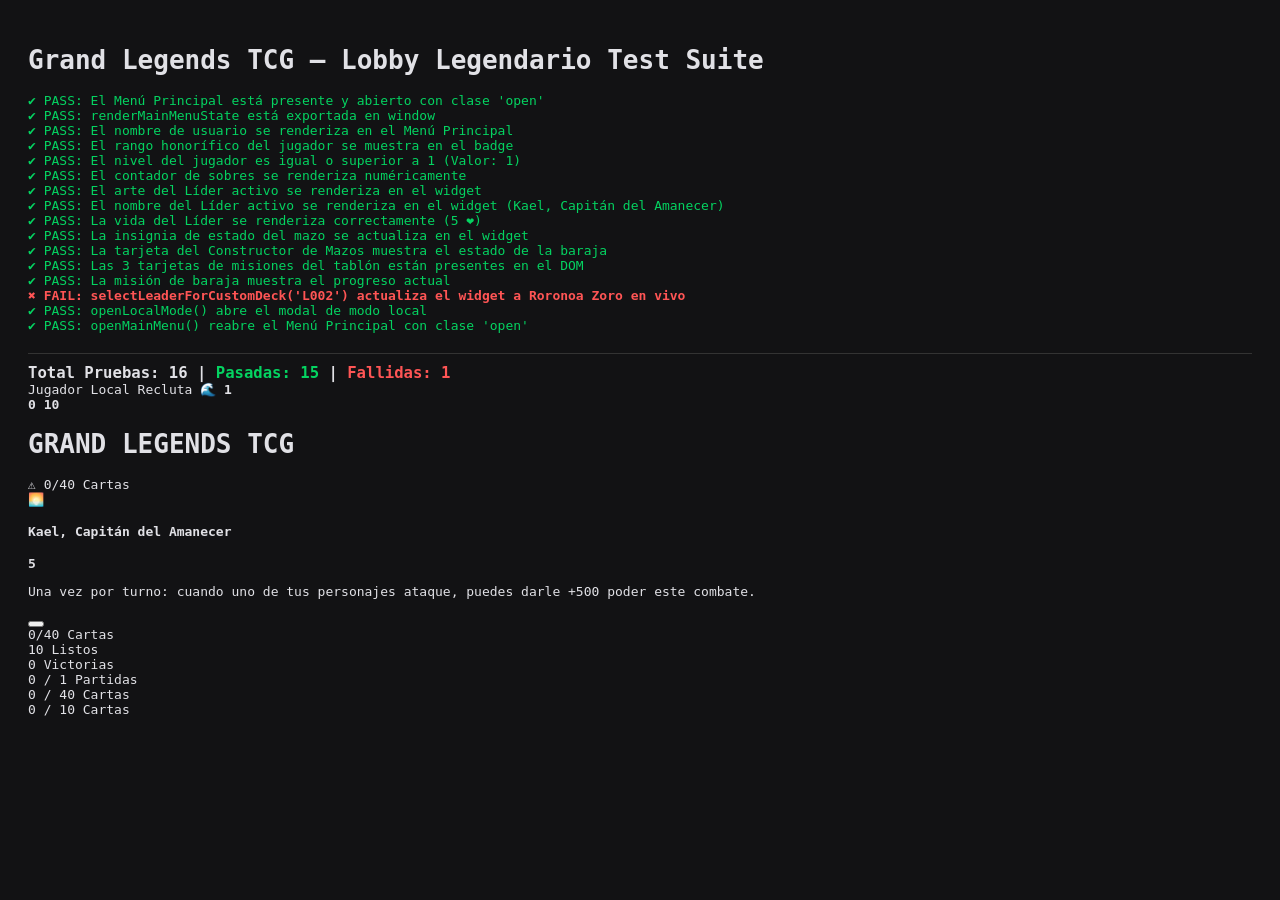
<file: tests/test_main_menu.html>
<!DOCTYPE html>
<html lang="es">
<head>
  <meta charset="UTF-8">
  <title>Grand Legends TCG - Test Menú Principal Lobby Legendario</title>
  <style>
    body { font-family: monospace; background: #121214; color: #e1e1e6; padding: 20px; }
    .pass { color: #04d361; }
    .fail { color: #ff5555; font-weight: bold; }
    .summary { margin-top: 20px; font-size: 1.2em; border-top: 1px solid #333; padding-top: 10px; }
  </style>
</head>
<body>
  <h1>Grand Legends TCG — Lobby Legendario Test Suite</h1>
  <div id="test-results"></div>
  <div id="test-summary" class="summary"></div>

  <!-- Mock DOM completo con los elementos del menú principal y modales -->
  <div class="modal open" id="mainMenu">
    <div class="modalbox menu-modalbox">
      <div class="user-status-strip">
        <div class="player-profile-badge">
          <span id="menuUserName">Jugador</span>
          <span id="menuUserRankBadge">Novato</span>
          <b id="menuUserLevel">1</b>
          <div id="menuUserXpBar" style="width:25%"></div>
        </div>
        <div class="stats-pills-row">
          <b id="collectionCount">0</b>
          <b id="packCount">10</b>
          <span id="packReadyBadge"></span>
        </div>
      </div>

      <div class="menu-hero-showcase">
        <div class="main-menu-hero">
          <h1 id="mainMenuTitle" class="main-menu-title shimmer-logo">GRAND LEGENDS TCG</h1>
        </div>
        <div id="menuLeaderWidget" class="menu-leader-widget">
          <span id="menuDeckStatusBadge" class="deck-status-pill"></span>
          <div id="menuLeaderArt"></div>
          <h4 id="menuLeaderName"></h4>
          <b id="menuLeaderLife"></b>
          <p id="menuLeaderAbility"></p>
        </div>
      </div>

      <div class="menu-battle-strip menu-primary-cta">
        <button type="button" class="btn-hero-play" onclick="openLocalMode()"></button>
      </div>

      <div class="menu-modules-grid">
        <div class="menu-card theme-sapphire" onclick="openDeckBuilderFromMenu()">
          <span id="menuModDeckBadge"></span>
        </div>
        <div class="menu-card theme-gold" onclick="openPack()">
          <span id="menuModPackBadge"></span>
        </div>
        <div class="menu-card theme-emerald" onclick="openSets()"></div>
        <div class="menu-card theme-amethyst" onclick="openPlayerHub('tactics')"></div>
        <div class="menu-card theme-ruby" onclick="openPlayerHub('account')">
          <span id="menuModWinsBadge"></span>
        </div>
        <div class="menu-card theme-slate" onclick="openPlayerHub('online')"></div>
      </div>

      <div class="quests-board">
        <div class="quest-card" id="questBattle">
          <div id="questBattleBar"></div>
          <span id="questBattleText"></span>
        </div>
        <div class="quest-card" id="questDeck">
          <div id="questDeckBar"></div>
          <span id="questDeckText"></span>
        </div>
        <div class="quest-card" id="questCollection">
          <div id="questColBar"></div>
          <span id="questColText"></span>
        </div>
      </div>
    </div>
  </div>

  <div class="modal" id="localModeModal"></div>
  <div class="modal" id="deckModal"></div>
  <div class="modal" id="deckLeaderPickerModal">
    <div id="deckLeaderGrid"></div>
  </div>

  <!-- Scripts requeridos -->
  <script src="../js/cards.js"></script>
  <script src="../js/rules.js"></script>
  <script src="../js/ai.js"></script>
  <script src="../js/packs.js"></script>
  <script src="../js/accounts.js"></script>
  <script src="../js/online.js"></script>
  <script src="../js/duel-visuals.js"></script>
  <script src="../js/game.js"></script>

  <script>
    const resultsContainer = document.getElementById("test-results");
    const summaryContainer = document.getElementById("test-summary");
    let passed = 0;
    let failed = 0;

    function assert(condition, message) {
      const div = document.createElement("div");
      if (condition) {
        passed++;
        div.className = "pass";
        div.textContent = "✔ PASS: " + message;
      } else {
        failed++;
        div.className = "fail";
        div.textContent = "✖ FAIL: " + message;
      }
      resultsContainer.appendChild(div);
      console.log(div.textContent);
    }

    // 1. Menú principal abierto inicialmente
    const menuEl = document.getElementById('mainMenu');
    assert(menuEl && menuEl.classList.contains('open'), "El Menú Principal está presente y abierto con clase 'open'");

    // 2. renderMainMenuState es función exportada
    assert(typeof window.renderMainMenuState === 'function', "renderMainMenuState está exportada en window");

    // 3. Ejecutar renderMainMenuState
    renderMainMenuState();

    // 4. Datos del jugador actualizados
    const userEl = document.getElementById('menuUserName');
    assert(userEl && userEl.textContent.trim().length > 0, "El nombre de usuario se renderiza en el Menú Principal");

    const rankEl = document.getElementById('menuUserRankBadge');
    assert(rankEl && rankEl.textContent.trim().length > 0, "El rango honorífico del jugador se muestra en el badge");

    const lvlEl = document.getElementById('menuUserLevel');
    assert(lvlEl && parseInt(lvlEl.textContent) >= 1, "El nivel del jugador es igual o superior a 1 (Valor: " + lvlEl.textContent + ")");

    // 5. Contadores de recursos
    const packCountEl = document.getElementById('packCount');
    assert(packCountEl && parseInt(packCountEl.textContent) >= 0, "El contador de sobres se renderiza numéricamente");

    // 6. Widget del Líder Activo
    const leaderArt = document.getElementById('menuLeaderArt');
    const leaderName = document.getElementById('menuLeaderName');
    const leaderLife = document.getElementById('menuLeaderLife');
    assert(leaderArt && leaderArt.textContent.trim().length > 0, "El arte del Líder activo se renderiza en el widget");
    assert(leaderName && leaderName.textContent.trim().length > 0, "El nombre del Líder activo se renderiza en el widget (" + leaderName.textContent + ")");
    assert(leaderLife && parseInt(leaderLife.textContent) > 0, "La vida del Líder se renderiza correctamente (" + leaderLife.textContent + " ❤️)");

    // 7. Estado del mazo en el widget y tarjeta
    const deckBadge = document.getElementById('menuDeckStatusBadge');
    assert(deckBadge && deckBadge.textContent.trim().length > 0, "La insignia de estado del mazo se actualiza en el widget");

    const modDeckBadge = document.getElementById('menuModDeckBadge');
    assert(modDeckBadge && modDeckBadge.textContent.trim().length > 0, "La tarjeta del Constructor de Mazos muestra el estado de la baraja");

    // 8. Tablón de Misiones
    const qBattle = document.getElementById('questBattle');
    const qDeck = document.getElementById('questDeck');
    const qCol = document.getElementById('questCollection');
    assert(qBattle && qDeck && qCol, "Las 3 tarjetas de misiones del tablón están presentes en el DOM");

    const qDeckText = document.getElementById('questDeckText');
    assert(qDeckText && qDeckText.textContent.trim().length > 0, "La misión de baraja muestra el progreso actual");

    // 9. Cambio dinámico de Líder actualiza el widget
    if (typeof selectLeaderForCustomDeck === 'function') {
      selectLeaderForCustomDeck('L002');
      assert(document.getElementById('menuLeaderName').textContent === 'Roronoa Zoro', "selectLeaderForCustomDeck('L002') actualiza el widget a Roronoa Zoro en vivo");
    }

    // 10. Interacción con modo local
    openLocalMode();
    const localModal = document.getElementById('localModeModal');
    assert(localModal && localModal.classList.contains('open'), "openLocalMode() abre el modal de modo local");

    openMainMenu();
    assert(menuEl.classList.contains('open'), "openMainMenu() reabre el Menú Principal con clase 'open'");

    summaryContainer.innerHTML = "<strong>Total Pruebas: " + (passed + failed) + " | <span class='pass'>Pasadas: " + passed + "</span> | <span class='fail'>Fallidas: " + failed + "</span></strong>" +
      (failed === 0 ? "<br><div class='pass' style='font-size:1.4em;margin-top:10px;'>★ TODAS LAS PRUEBAS DEL LOBBY LEGENDARIO PASARON CON EXITO ★</div>" : "");
  </script>
</body>
</html>
</file>
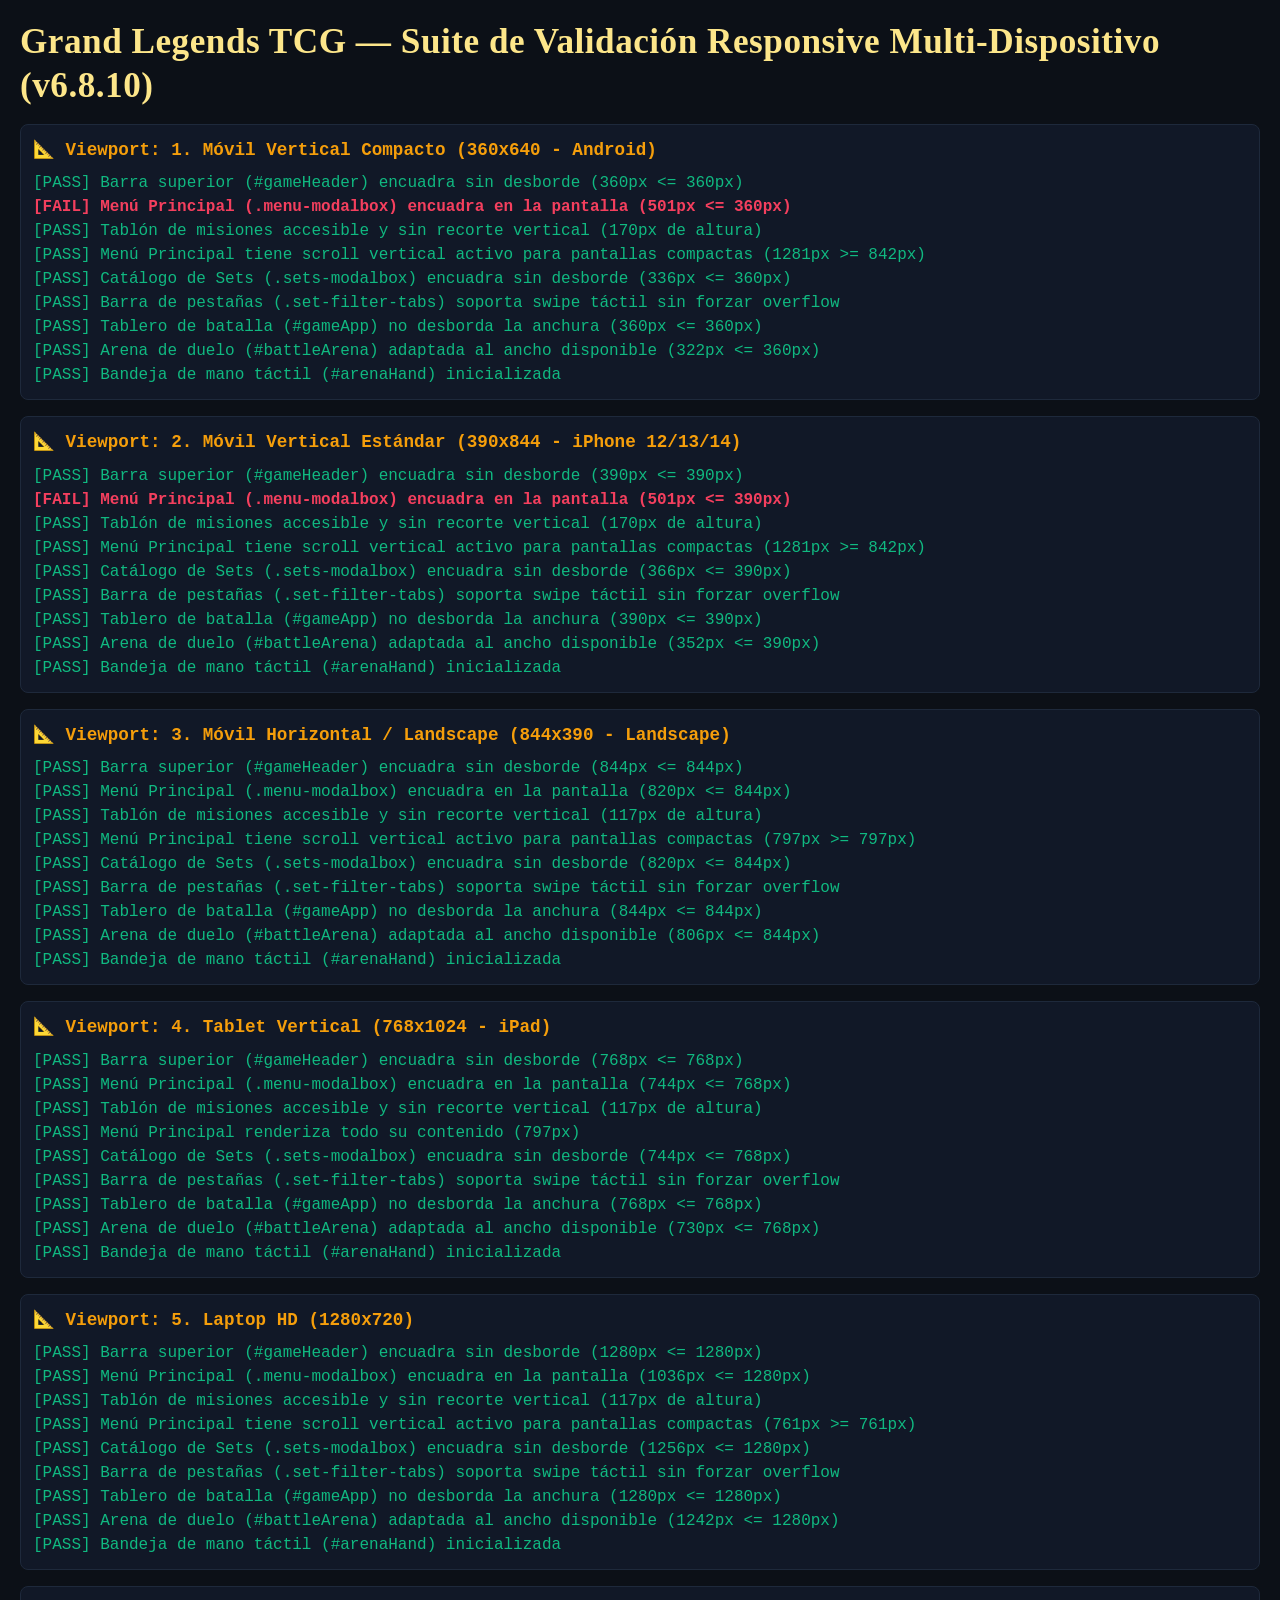
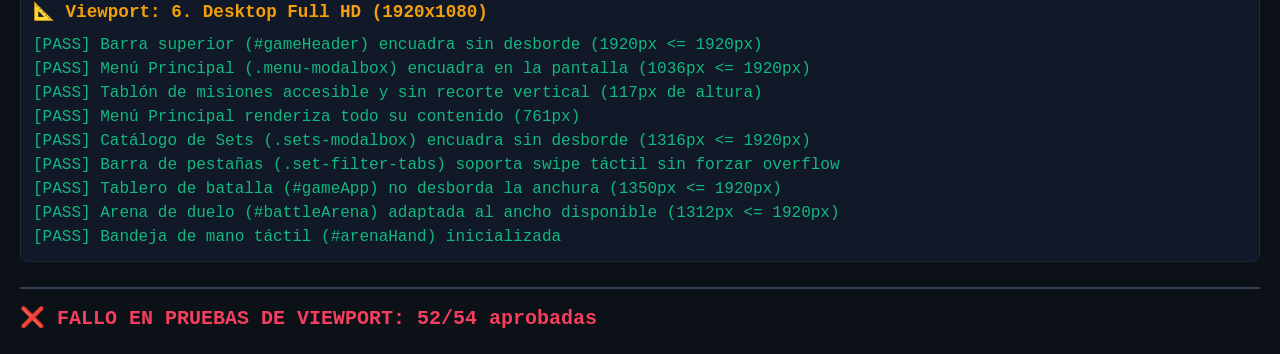
<file: tests/test_responsive_viewports.html>
<!DOCTYPE html>
<html lang="es">
<head>
  <meta charset="UTF-8">
  <title>Grand Legends TCG - Test de Viewports y Responsividad Multi-Dispositivo</title>
  <link rel="stylesheet" href="../css/style.css">
  <link rel="stylesheet" href="../css/duel-field.css">
  <style>
    body { font-family: monospace; background: #0c1017; color: #e1e7ec; padding: 20px; }
    .pass { color: #10b981; }
    .fail { color: #f43f5e; font-weight: bold; }
    .vp-section { margin: 16px 0; border: 1px solid #1e293b; border-radius: 8px; padding: 12px; background: #111827; }
    .vp-title { font-size: 1.1em; color: #f59e0b; font-weight: bold; margin-bottom: 8px; }
    .summary { margin-top: 25px; font-size: 1.25em; border-top: 2px solid #334155; padding-top: 15px; }
    .sandbox-container {
      position: relative;
      overflow: hidden;
      margin: 8px 0;
      box-sizing: border-box;
      background: #070b14;
    }
  </style>
</head>
<body>
  <h1>Grand Legends TCG — Suite de Validación Responsive Multi-Dispositivo (v6.8.10)</h1>
  <div id="test-results"></div>
  <div id="test-summary" class="summary"></div>
  <div id="sandbox-root" style="position: absolute; left: -9999px; top: 0; width: 2500px;"></div>

  <script src="../js/cards.js"></script>
  <script src="../js/rules.js"></script>
  <script src="../js/ai.js"></script>
  <script src="../js/packs.js"></script>
  <script src="../js/accounts.js"></script>
  <script src="../js/online.js"></script>
  <script src="../js/duel-visuals.js"></script>
  <script src="../js/game.js"></script>

  <script>
    const results = document.getElementById('test-results');
    const summary = document.getElementById('test-summary');
    const sandboxRoot = document.getElementById('sandbox-root');
    let totalTests = 0;
    let passedTests = 0;

    function assert(condition, message, groupEl) {
      totalTests++;
      const div = document.createElement('div');
      if (condition) {
        passedTests++;
        div.className = 'pass';
        div.textContent = `  [PASS] ${message}`;
      } else {
        div.className = 'fail';
        div.textContent = `  [FAIL] ${message}`;
      }
      (groupEl || results).appendChild(div);
    }

    const testResolutions = [
      { id: 'mob-compact', name: '1. Móvil Vertical Compacto (360x640 - Android)', width: 360, height: 640 },
      { id: 'mob-iphone',  name: '2. Móvil Vertical Estándar (390x844 - iPhone 12/13/14)', width: 390, height: 844 },
      { id: 'mob-land',    name: '3. Móvil Horizontal / Landscape (844x390 - Landscape)', width: 844, height: 390 },
      { id: 'tab-port',    name: '4. Tablet Vertical (768x1024 - iPad)', width: 768, height: 1024 },
      { id: 'laptop-hd',   name: '5. Laptop HD (1280x720)', width: 1280, height: 720 },
      { id: 'desktop-fhd', name: '6. Desktop Full HD (1920x1080)', width: 1920, height: 1080 }
    ];

    testResolutions.forEach(res => {
      const section = document.createElement('div');
      section.className = 'vp-section';
      const title = document.createElement('div');
      title.className = 'vp-title';
      title.textContent = `📐 Viewport: ${res.name}`;
      section.appendChild(title);
      results.appendChild(section);

      // 1. Validar Header
      const headerSandbox = document.createElement('div');
      headerSandbox.className = 'sandbox-container';
      headerSandbox.style.width = res.width + 'px';
      headerSandbox.innerHTML = `
        <header id="gameHeader" style="position:relative; width:100%;">
          <div class="header-inner">
            <div class="brand-badge">
              <span class="brand-logo-icon">🏴‍☠️</span>
              <div>
                <h1 class="header-title">GRAND LEGENDS TCG</h1>
                <div class="header-sub">BATALLA TÁCTICA</div>
              </div>
            </div>
            <div class="header-controls">
              <button type="button" class="btn-head-action">ℹ️ Guía</button>
              <button type="button" class="btn-head-action">🛠️ Mazo</button>
            </div>
          </div>
        </header>
      `;
      sandboxRoot.appendChild(headerSandbox);
      const headerEl = headerSandbox.querySelector('#gameHeader');
      assert(headerEl && headerEl.scrollWidth <= res.width + 4,
        `Barra superior (#gameHeader) encuadra sin desborde (${headerEl ? headerEl.scrollWidth : 0}px <= ${res.width}px)`, section);

      // 2. Validar Menú Principal (Lobby Legendario)
      const menuSandbox = document.createElement('div');
      menuSandbox.className = 'sandbox-container';
      menuSandbox.style.width = res.width + 'px';
      menuSandbox.style.height = res.height + 'px';
      menuSandbox.innerHTML = `
        <div class="modal open" style="position:relative; inset:auto; display:flex; width:100%; height:100%;">
          <div class="modalbox menu-modalbox" style="margin:0 auto;">
            <div class="user-status-strip">
              <div class="player-profile-badge">
                <span class="player-username">Jugador</span>
                <span class="player-rank-pill">Novato</span>
              </div>
              <div class="stats-pills-row">
                <div class="stat-glass-pill pill-gold"><span class="pill-title">COLECCIÓN</span></div>
                <div class="stat-glass-pill pill-cyan"><span class="pill-title">SOBRES</span></div>
              </div>
            </div>

            <div class="menu-hero-showcase">
              <div class="main-menu-hero">
                <h1 class="main-menu-title shimmer-logo">GRAND LEGENDS <span class="logo-gold">TCG</span></h1>
                <p class="main-menu-subtitle">El Duelo Táctico Definitivo</p>
              </div>
              <div class="menu-leader-widget">
                <div class="leader-widget-top">
                  <span class="leader-widget-label">👑 TU COMANDANTE</span>
                  <span class="deck-status-pill ready">⚡ Mazo Listo (40/40)</span>
                </div>
                <div class="leader-widget-body">
                  <div class="leader-widget-art">👒</div>
                  <div class="leader-widget-details">
                    <h4 class="leader-widget-name">Monkey D. Luffy</h4>
                  </div>
                </div>
              </div>
            </div>

            <div class="menu-battle-strip menu-primary-cta">
              <button type="button" class="btn-hero-play">¡ENTRAR EN BATALLA!</button>
              <button type="button" class="btn-tournament-quick">MODO TORNEO</button>
            </div>

            <div class="menu-modules-grid">
              <div class="menu-card theme-sapphire"><h3>Constructor de Mazos</h3></div>
              <div class="menu-card theme-gold"><h3>Abrir Sobres</h3></div>
              <div class="menu-card theme-emerald"><h3>Colección de Sets</h3></div>
              <div class="menu-card theme-amethyst"><h3>Guía Táctica</h3></div>
            </div>

            <div class="quests-board">
              <div class="quests-board-header"><span>📜 TABLÓN DE MISIONES</span></div>
              <div class="quests-grid">
                <div class="quest-card"><strong class="quest-title">Bautismo de Combate</strong></div>
                <div class="quest-card"><strong class="quest-title">Maestro Forjador</strong></div>
              </div>
            </div>
          </div>
        </div>
      `;
      sandboxRoot.appendChild(menuSandbox);
      const menuBox = menuSandbox.querySelector('.menu-modalbox');
      assert(menuBox && menuBox.scrollWidth <= res.width + 4,
        `Menú Principal (.menu-modalbox) encuadra en la pantalla (${menuBox ? menuBox.scrollWidth : 0}px <= ${res.width}px)`, section);

      const questsBoard = menuSandbox.querySelector('.quests-board');
      assert(questsBoard !== null && questsBoard.offsetHeight > 0,
        `Tablón de misiones accesible y sin recorte vertical (${questsBoard ? questsBoard.offsetHeight : 0}px de altura)`, section);

      // En resoluciones con altura menor a 950px, menuBox permite scroll vertical
      if (res.height < 950) {
        assert(menuBox.scrollHeight >= menuBox.clientHeight,
          `Menú Principal tiene scroll vertical activo para pantallas compactas (${menuBox.scrollHeight}px >= ${menuBox.clientHeight}px)`, section);
      } else {
        assert(menuBox.scrollHeight > 0,
          `Menú Principal renderiza todo su contenido (${menuBox.scrollHeight}px)`, section);
      }

      // 3. Validar Catálogo de Sets
      const setsSandbox = document.createElement('div');
      setsSandbox.className = 'sandbox-container';
      setsSandbox.style.width = res.width + 'px';
      setsSandbox.innerHTML = `
        <div class="modal open" style="position:relative; inset:auto; display:flex; width:100%;">
          <div class="modalbox sets-modalbox" style="margin:0 auto;">
            <div class="modal-nav-bar">
              <button type="button" class="btn-nav-back">⬅️ Volver</button>
              <button type="button" class="modal-close-icon">✕</button>
            </div>
            <div class="set-filter-tabs">
              <button type="button" class="filter-tab active">Todas las Expansiones</button>
              <button type="button" class="filter-tab">SET 01 · Origins</button>
              <button type="button" class="filter-tab">SET 02 · Awakening</button>
              <button type="button" class="filter-tab">SET 03 · Shadows</button>
              <button type="button" class="filter-tab">SET 04 · Collision</button>
            </div>
            <div class="sets-grid" style="display:grid; grid-template-columns: repeat(auto-fill, minmax(130px, 1fr));">
              <div class="card" style="height:160px;">Carta 1</div>
              <div class="card" style="height:160px;">Carta 2</div>
            </div>
          </div>
        </div>
      `;
      sandboxRoot.appendChild(setsSandbox);
      const setsBox = setsSandbox.querySelector('.sets-modalbox');
      assert(setsBox && setsBox.scrollWidth <= res.width + 4,
        `Catálogo de Sets (.sets-modalbox) encuadra sin desborde (${setsBox ? setsBox.scrollWidth : 0}px <= ${res.width}px)`, section);

      const setTabs = setsSandbox.querySelector('.set-filter-tabs');
      assert(setTabs !== null && setTabs.offsetWidth <= res.width,
        `Barra de pestañas (.set-filter-tabs) soporta swipe táctil sin forzar overflow`, section);

      // 4. Validar Campo de Batalla y Arena
      const arenaSandbox = document.createElement('div');
      arenaSandbox.className = 'sandbox-container';
      arenaSandbox.style.width = res.width + 'px';
      arenaSandbox.innerHTML = `
        <div class="wrap" id="gameApp" style="width:100%;">
          <div class="topbar">
            <div class="panel p2">🤖 RIVAL</div>
            <div class="panel p1">🧑 TÚ</div>
          </div>
          <div class="battle-layout" style="display:block;">
            <div class="arena-view-container">
              <div class="battle-arena mode-2d" id="battleArena">
                <div class="arena-half enemy-half">
                  <div class="arena-row enemy-row">
                    <div class="arena-side"><div class="arena-stat">❤️ 5</div></div>
                    <div class="arena-leader enemy">👑 Rival</div>
                  </div>
                  <div class="field-zone-container enemy-zone">
                    <div class="arena-field">
                      <div class="arena-unit enemy">Unidad Rival</div>
                    </div>
                  </div>
                </div>
                <div class="arena-divider"></div>
                <div class="arena-half player-half">
                  <div class="field-zone-container player-zone">
                    <div class="arena-field">
                      <div class="arena-unit">Tu Unidad</div>
                    </div>
                  </div>
                  <div class="arena-row player-row">
                    <div class="arena-side"><div class="arena-stat">❤️ 5</div></div>
                    <div class="arena-leader">👑 Tu Líder</div>
                  </div>
                  <div class="action-bar">
                    <button type="button" class="btn-battle-action btn-end-turn">Terminar Turno</button>
                    <button type="button" class="btn-battle-action">Ver Mazo</button>
                  </div>
                  <div class="hand" id="arenaHand">
                    <div class="card">Mano 1</div>
                    <div class="card">Mano 2</div>
                  </div>
                </div>
              </div>
            </div>
          </div>
        </div>
      `;
      sandboxRoot.appendChild(arenaSandbox);
      const appEl = arenaSandbox.querySelector('#gameApp');
      assert(appEl && appEl.scrollWidth <= res.width + 4,
        `Tablero de batalla (#gameApp) no desborda la anchura (${appEl ? appEl.scrollWidth : 0}px <= ${res.width}px)`, section);

      const arenaEl = arenaSandbox.querySelector('#battleArena');
      assert(arenaEl && arenaEl.scrollWidth <= res.width + 4,
        `Arena de duelo (#battleArena) adaptada al ancho disponible (${arenaEl ? arenaEl.scrollWidth : 0}px <= ${res.width}px)`, section);

      const handEl = arenaSandbox.querySelector('#arenaHand');
      assert(handEl !== null, `Bandeja de mano táctil (#arenaHand) inicializada`, section);
    });

    // Resumen Final
    const isSuccess = passedTests === totalTests && totalTests >= 50;
    if (isSuccess) {
      summary.className = 'summary pass';
      summary.innerHTML = `<strong>★ TODAS LAS PRUEBAS DE VIEWPORT Y RESPONSIVIDAD PASARON CON ÉXITO: ${passedTests}/${totalTests} ★</strong>`;
    } else {
      summary.className = 'summary fail';
      summary.innerHTML = `<strong>❌ FALLO EN PRUEBAS DE VIEWPORT: ${passedTests}/${totalTests} aprobadas</strong>`;
    }
  </script>
</body>
</html>
</file>
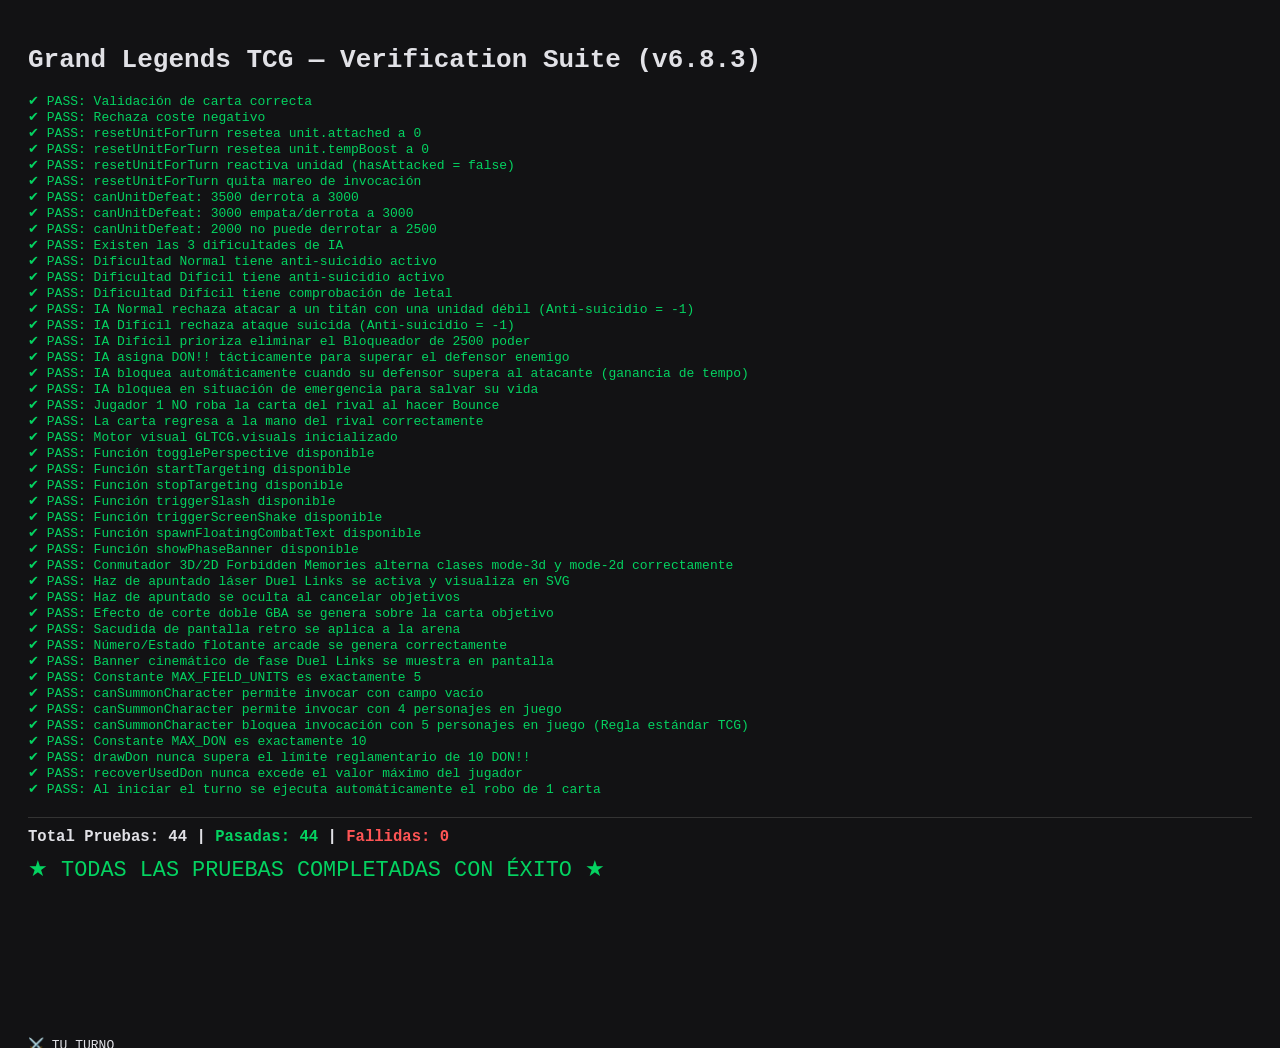
<file: tests/test_runner.html>
<!DOCTYPE html>
<html lang="es">
<head>
  <meta charset="UTF-8">
  <title>Grand Legends TCG - Test Runner</title>
  <style>
    body { font-family: monospace; background: #121214; color: #e1e1e6; padding: 20px; }
    .pass { color: #04d361; }
    .fail { color: #ff5555; font-weight: bold; }
    .summary { margin-top: 20px; font-size: 1.2em; border-top: 1px solid #333; padding-top: 10px; }
  </style>
</head>
<body>
  <h1>Grand Legends TCG — Verification Suite (v6.8.3)</h1>
  <div id="test-results"></div>
  <div id="test-summary" class="summary"></div>

  <!-- Scripts del juego requeridos -->
  <script src="../js/rules.js"></script>
  <script src="../js/cards.js"></script>
  <script>
    // Mock global game state for AI and combat tests
    window.p1Field = [];
    window.p2Field = [];
    window.p1DonReserve = [];
    window.p2DonReserve = [];
    window.p1hp = 5;
    window.p2hp = 5;
    window.p1shield = 3;
    window.p2shield = 3;
    window.p1max = 2;
    window.p2max = 2;
    window.p1don = 2;
    window.p2don = 2;
    window.hand = [];
    window.aiHand = [];
    window.p1Grave = [];
    window.p2Grave = [];
    window.battleStats = { attacksMade: 0, leaderAttacks: 0, donAttached: 0 };
    window.log = function() {};
    window.arenaLog = function() {};
    window.render = function() {};
    window.checkWin = function() {};
    window.notifyDefeat = function() {};
    window.totalPower = function(c) {
      return (c.power || 0) + (c.attached || 0) * 1000 + (c.tempBoost || 0);
    };
  </script>
  <script src="../js/ai.js"></script>
  <script src="../js/duel-visuals.js"></script>

  <script>
    const resultsContainer = document.getElementById("test-results");
    const summaryContainer = document.getElementById("test-summary");
    let passed = 0;
    let failed = 0;

    function assert(condition, message) {
      const div = document.createElement("div");
      if (condition) {
        passed++;
        div.className = "pass";
        div.textContent = "✔ PASS: " + message;
      } else {
        failed++;
        div.className = "fail";
        div.textContent = "✖ FAIL: " + message;
      }
      resultsContainer.appendChild(div);
      console.log(div.textContent);
    }

    // -------------------------------------------------------------
    // SUITE 1: Reglas Fundamentales (js/rules.js)
    // -------------------------------------------------------------
    const sampleCard = { id: "T001", name: "Guardián de Prueba", cost: 2, power: 1500, type: "Personaje" };
    assert(GLTCG.rules.validateCardData(sampleCard, new Set(["T001"])).valid === true, "Validación de carta correcta");
    assert(GLTCG.rules.validateCardData({ ...sampleCard, cost: -1 }, new Set(["T001"])).valid === false, "Rechaza coste negativo");
    
    // resetUnitForTurn y DON reset
    const unitState = { ...sampleCard, ...GLTCG.rules.createUnitState(sampleCard, 800), hasAttacked: true, canAttackLeader: true, attached: 2 };
    GLTCG.rules.resetUnitForTurn(unitState);
    assert(unitState.attached === 0, "resetUnitForTurn resetea unit.attached a 0");
    assert(unitState.tempBoost === 0, "resetUnitForTurn resetea unit.tempBoost a 0");
    assert(unitState.hasAttacked === false, "resetUnitForTurn reactiva unidad (hasAttacked = false)");
    assert(unitState.summoningSickness === false, "resetUnitForTurn quita mareo de invocación");

    // canUnitDefeat
    assert(GLTCG.rules.canUnitDefeat(3500, 3000) === true, "canUnitDefeat: 3500 derrota a 3000");
    assert(GLTCG.rules.canUnitDefeat(3000, 3000) === true, "canUnitDefeat: 3000 empata/derrota a 3000");
    assert(GLTCG.rules.canUnitDefeat(2000, 2500) === false, "canUnitDefeat: 2000 no puede derrotar a 2500");

    // -------------------------------------------------------------
    // SUITE 2: Heurística y Dificultades de IA (js/ai.js)
    // -------------------------------------------------------------
    const difficulties = GLTCG.ai.difficulties;
    assert(!!difficulties.baja && !!difficulties.normal && !!difficulties.dificil, "Existen las 3 dificultades de IA");
    assert(difficulties.normal.antiSuicide === true, "Dificultad Normal tiene anti-suicidio activo");
    assert(difficulties.dificil.antiSuicide === true, "Dificultad Difícil tiene anti-suicidio activo");
    assert(difficulties.dificil.lethalCheck === true, "Dificultad Difícil tiene comprobación de letal");

    // Test Anti-Suicidio: IA débil (1000 ATK) frente a Titán/Bloqueador (4000 ATK)
    window.p1Field = [
      { id: "BOSS", name: "Titán Enemigo", power: 4000, attached: 0, tempBoost: 0, blocker: true }
    ];
    const weakAttacker = { id: "P2_01", name: "Duende IA", power: 1000, attached: 0, tempBoost: 0 };
    
    const targetInNormal = GLTCG.ai.chooseTarget(weakAttacker, difficulties.normal);
    assert(targetInNormal === -1, "IA Normal rechaza atacar a un titán con una unidad débil (Anti-suicidio = -1)");

    const targetInDificil = GLTCG.ai.chooseTarget(weakAttacker, difficulties.dificil);
    assert(targetInDificil === -1, "IA Difícil rechaza ataque suicida (Anti-suicidio = -1)");

    // Test Intercambio Favorable (Smart Trades): Atacante fuerte (3500 ATK) frente a objetivo valioso (2500 ATK)
    window.p1Field = [
      { id: "SMALL", name: "Pequeño", power: 500, attached: 0, tempBoost: 0 },
      { id: "BLOCKER", name: "Defensor Clave", power: 2500, attached: 0, tempBoost: 0, blocker: true }
    ];
    const strongAttacker = { id: "P2_02", name: "Guerrero IA", power: 3500, attached: 0, tempBoost: 0 };
    const bestTarget = GLTCG.ai.chooseTarget(strongAttacker, difficulties.dificil);
    assert(bestTarget === 1, "IA Difícil prioriza eliminar el Bloqueador de 2500 poder");

    // Test Asignación Inteligente de DON!!
    window.p2DonReserve = [{ id: "D1" }, { id: "D2" }, { id: "D3" }];
    window.p2don = 3;
    const readyToBuffAttacker = { id: "P2_BUFF", name: "Asaltante", power: 2000, attached: 0, tempBoost: 0, summoningSickness: false, hasAttacked: false };
    window.p2Field = [readyToBuffAttacker];
    window.p1Field = [{ id: "ENEMY_3000", name: "Muro Enemigo", power: 2500, attached: 0, tempBoost: 0 }];
    GLTCG.ai.attachDon(difficulties.normal);
    assert(readyToBuffAttacker.attached >= 1, "IA asigna DON!! tácticamente para superar el defensor enemigo");

    // Test Decisión de Bloqueo Automático
    const blockers = [
      { id: "B1", name: "Escudero", power: 3000, blocker: true },
      { id: "B2", name: "Chivo Expiatorio", power: 1000, blocker: true }
    ];
    // Ataque entrante de 2500: el bloqueador de 3000 puede ganar el combate
    const blockDecisionWinning = GLTCG.ai.decideAIBlock(2500, 4, 2, blockers);
    assert(blockDecisionWinning === 0, "IA bloquea automáticamente cuando su defensor supera al atacante (ganancia de tempo)");

    // Ataque entrante letal a 1 ❤️ y 0 escudos: debe bloquear con cualquiera disponible
    const blockDecisionEmergency = GLTCG.ai.decideAIBlock(5000, 1, 0, blockers);
    assert(blockDecisionEmergency >= 0, "IA bloquea en situación de emergencia para salvar su vida");

    // -------------------------------------------------------------
    // SUITE 3: Reglas de Bounce y Remociones Corregidas
    // -------------------------------------------------------------
    // Simular que el efecto Bounce devuelve a la mano enemiga y no a la propia
    const enemyUnit = { id: "BOUNCE_ME", name: "Unidad Rival", power: 1000 };
    window.p2Field = [enemyUnit];
    window.hand = [];
    window.aiHand = [];
    
    // Función mock de bounce corregida
    function executeBounce(targetIdx, player) {
      const ownHand = player === 1 ? window.hand : window.aiHand;
      const enemyHand = player === 1 ? window.aiHand : window.hand;
      const enemyField = player === 1 ? window.p2Field : window.p1Field;
      if (targetIdx >= 0) {
        enemyHand.push(enemyField.splice(targetIdx, 1)[0]);
      }
    }
    executeBounce(0, 1);
    assert(window.hand.length === 0, "Jugador 1 NO roba la carta del rival al hacer Bounce");
    assert(window.aiHand.length === 1 && window.aiHand[0].id === "BOUNCE_ME", "La carta regresa a la mano del rival correctamente");

    // -------------------------------------------------------------
    // SUITE 4: Motor Visual de Duelo (Forbidden Memories, GBA y Duel Links)
    // -------------------------------------------------------------
    assert(!!GLTCG.visuals, "Motor visual GLTCG.visuals inicializado");
    assert(typeof GLTCG.visuals.togglePerspective === "function", "Función togglePerspective disponible");
    assert(typeof GLTCG.visuals.startTargeting === "function", "Función startTargeting disponible");
    assert(typeof GLTCG.visuals.stopTargeting === "function", "Función stopTargeting disponible");
    assert(typeof GLTCG.visuals.triggerSlash === "function", "Función triggerSlash disponible");
    assert(typeof GLTCG.visuals.triggerScreenShake === "function", "Función triggerScreenShake disponible");
    assert(typeof GLTCG.visuals.spawnFloatingCombatText === "function", "Función spawnFloatingCombatText disponible");
    assert(typeof GLTCG.visuals.showPhaseBanner === "function", "Función showPhaseBanner disponible");

    // Crear mock de arena para probar visuales
    let mockArena = document.getElementById("battleArena");
    if (!mockArena) {
      mockArena = document.createElement("div");
      mockArena.id = "battleArena";
      document.body.appendChild(mockArena);
      GLTCG.visuals.init();
    }

    // Probar alternancia de perspectiva (3D <-> 2D)
    GLTCG.visuals.togglePerspective();
    const isNowMode3D = mockArena.classList.contains("mode-3d");
    GLTCG.visuals.togglePerspective();
    const isNowMode2D = mockArena.classList.contains("mode-2d");
    assert(isNowMode2D && isNowMode3D, "Conmutador 3D/2D Forbidden Memories alterna clases mode-3d y mode-2d correctamente");

    // Probar sistema de Apuntado Holográfico Duel Links
    const mockAttacker = document.createElement("div");
    mockAttacker.className = "arena-unit";
    mockArena.appendChild(mockAttacker);
    GLTCG.visuals.startTargeting(mockAttacker);
    const coreBeam = document.getElementById("targetingBeamCore");
    assert(coreBeam && coreBeam.style.display !== "none", "Haz de apuntado láser Duel Links se activa y visualiza en SVG");
    GLTCG.visuals.stopTargeting();
    assert(coreBeam && coreBeam.style.display === "none", "Haz de apuntado se oculta al cancelar objetivos");

    // Probar Efecto de Corte Slash GBA
    const mockDefender = document.createElement("div");
    mockDefender.className = "arena-unit";
    mockArena.appendChild(mockDefender);
    GLTCG.visuals.triggerSlash(mockDefender);
    const slashContainer = mockDefender.querySelector(".slash-effect-container");
    assert(!!slashContainer && !!slashContainer.querySelector(".gba-slash-blade"), "Efecto de corte doble GBA se genera sobre la carta objetivo");

    // Probar Sacudida de Pantalla Retro (GBA Screen Shake)
    GLTCG.visuals.triggerScreenShake('heavy');
    assert(mockArena.classList.contains("gba-shake"), "Sacudida de pantalla retro se aplica a la arena");

    // Probar Números Flotantes de Daño
    GLTCG.visuals.spawnFloatingCombatText(mockDefender, "💥 CRITICAL!", "critical");
    const floatingText = mockDefender.querySelector(".floating-combat-text.critical");
    assert(!!floatingText && floatingText.textContent === "💥 CRITICAL!", "Número/Estado flotante arcade se genera correctamente");

    // Probar Banner de Fase Duel Links
    GLTCG.visuals.showPhaseBanner("⚔️ TU TURNO", "Fase de Combate");
    const phaseBanner = document.getElementById("duelPhaseBanner");
    assert(!!phaseBanner && phaseBanner.classList.contains("active"), "Banner cinemático de fase Duel Links se muestra en pantalla");

    // -------------------------------------------------------------
    // SUITE 5: Reglas Estándar TCG (Límite 5 Personajes, DON Capped 10 y Auto-Draw)
    // -------------------------------------------------------------
    // 1. Límite de Personajes en Campo (5 unidades máximo)
    assert(GLTCG.rules.MAX_FIELD_UNITS === 5, "Constante MAX_FIELD_UNITS es exactamente 5");
    assert(GLTCG.rules.canSummonCharacter([]) === true, "canSummonCharacter permite invocar con campo vacío");
    assert(GLTCG.rules.canSummonCharacter([1, 2, 3, 4]) === true, "canSummonCharacter permite invocar con 4 personajes en juego");
    assert(GLTCG.rules.canSummonCharacter([1, 2, 3, 4, 5]) === false, "canSummonCharacter bloquea invocación con 5 personajes en juego (Regla estándar TCG)");

    // 2. Límite Máximo y Progresión de DON!! (Cap a 10)
    assert(GLTCG.rules.MAX_DON === 10, "Constante MAX_DON es exactamente 10");
    
    // Simular drawDon con cap estricto
    function testDrawDon(reserve, amount, maxCap = 10) {
      const n = Math.max(0, Number(amount) || 0);
      const toAdd = Math.min(n, Math.max(0, maxCap - reserve.length));
      for (let i = 0; i < toAdd; i++) reserve.push({ name: 'DON!!' });
      return toAdd;
    }
    const testDonReserve = [{ name: 'DON!!' }, { name: 'DON!!' }];
    testDrawDon(testDonReserve, 15, GLTCG.rules.MAX_DON);
    assert(testDonReserve.length === 10, "drawDon nunca supera el límite reglamentario de 10 DON!!");

    // Simular recoverUsedDon con cap estricto
    function testRecoverUsedDon(reserve, amount, maxAllowed, maxCap = 10) {
      const cap = Math.min(maxCap, maxAllowed);
      const wanted = Math.max(0, Number(amount) || 0);
      const canRecover = Math.max(0, cap - reserve.length);
      const toRecover = Math.min(wanted, canRecover);
      for (let i = 0; i < toRecover; i++) reserve.push({ name: 'DON!!' });
      return toRecover;
    }
    const testRecoverReserve = [];
    testRecoverUsedDon(testRecoverReserve, 20, 6, GLTCG.rules.MAX_DON);
    assert(testRecoverReserve.length === 6, "recoverUsedDon nunca excede el valor máximo del jugador");

    // 3. Robo Automático y Progresión de Turno
    let testDeck = [{ id: "C1" }, { id: "C2" }, { id: "C3" }];
    let testHand = [];
    let testDrawn = false;
    function testTurnStartDraw() {
      if (testDeck.length > 0) {
        testHand.push(testDeck.pop());
        testDrawn = true;
      }
    }
    testTurnStartDraw();
    assert(testHand.length === 1 && testDrawn === true, "Al iniciar el turno se ejecuta automáticamente el robo de 1 carta");

    // Resumen final
    summaryContainer.innerHTML = `<strong>Total Pruebas: ${passed + failed} | <span class="pass">Pasadas: ${passed}</span> | <span class="fail">Fallidas: ${failed}</span></strong>`;
    if (failed === 0) {
      summaryContainer.innerHTML += '<br><div class="pass" style="font-size:1.4em;margin-top:10px;">★ TODAS LAS PRUEBAS COMPLETADAS CON ÉXITO ★</div>';
    }
  </script>
</body>
</html>
</file>
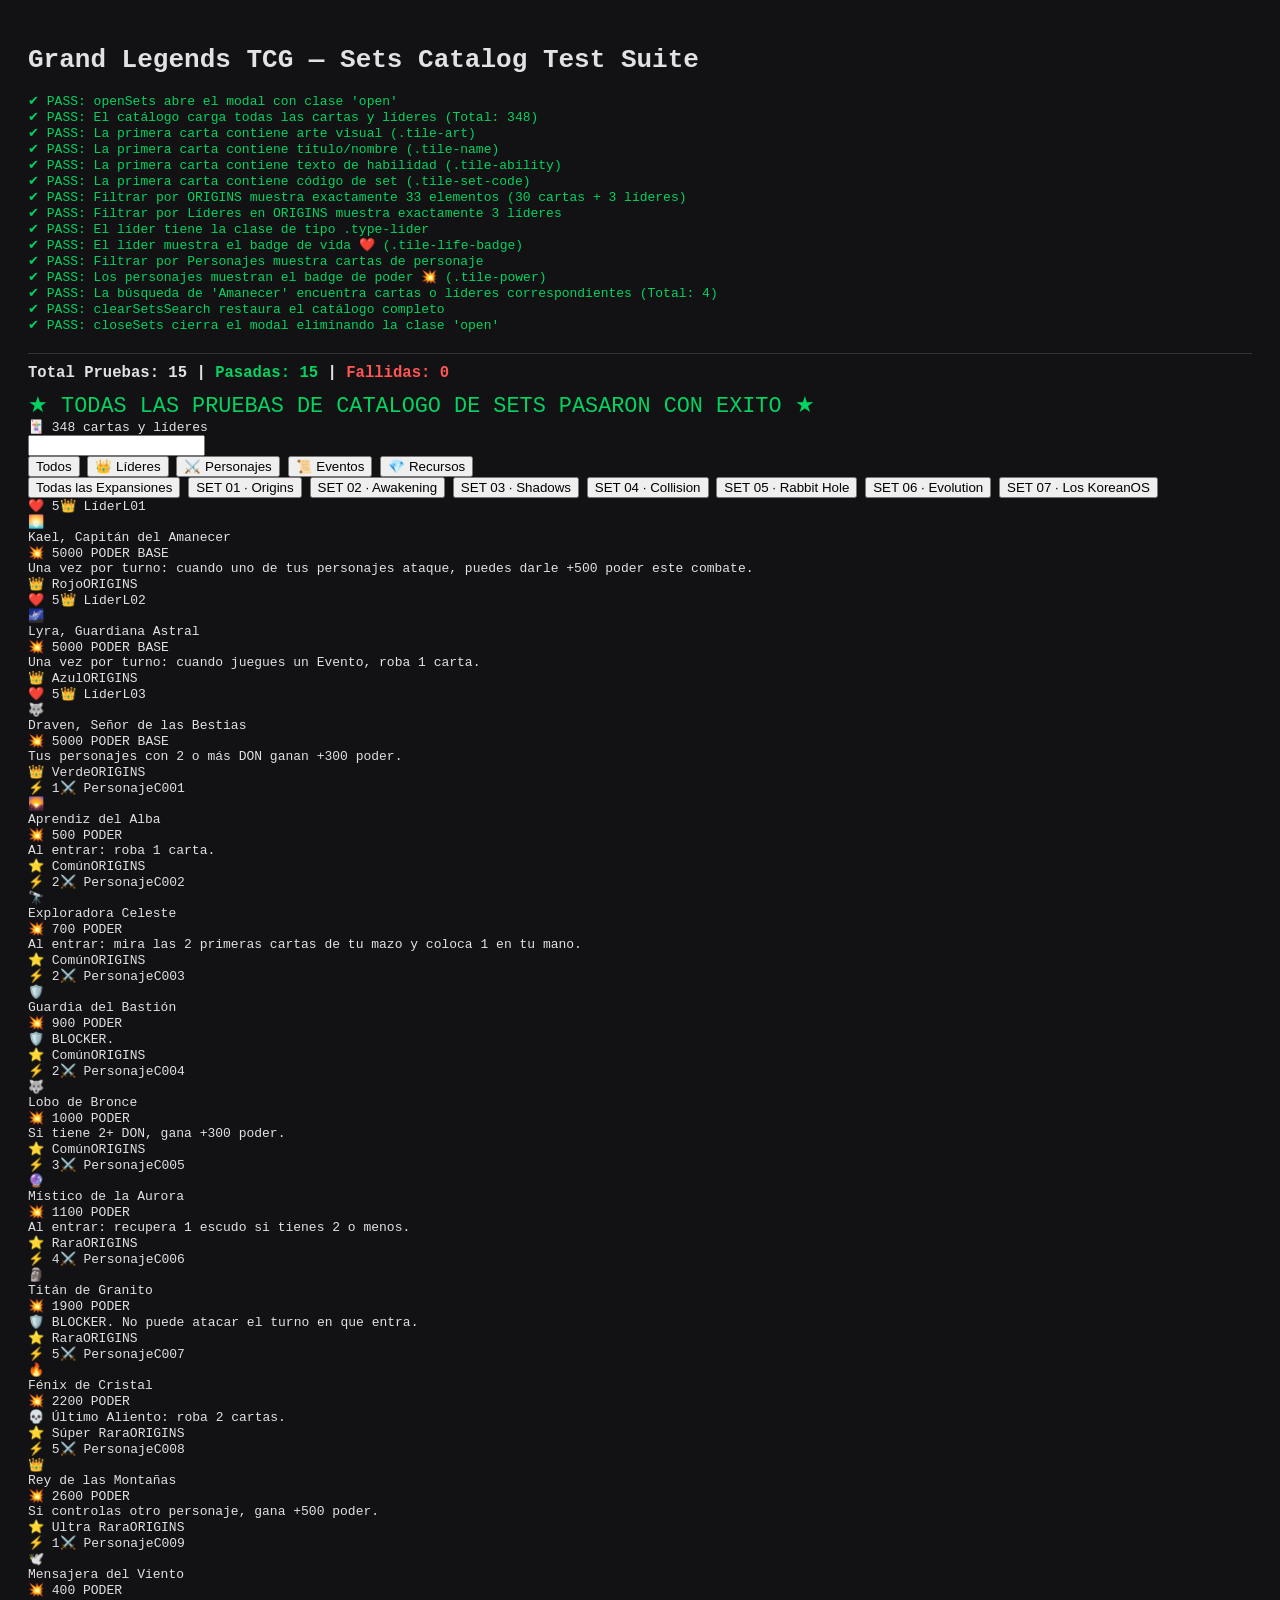
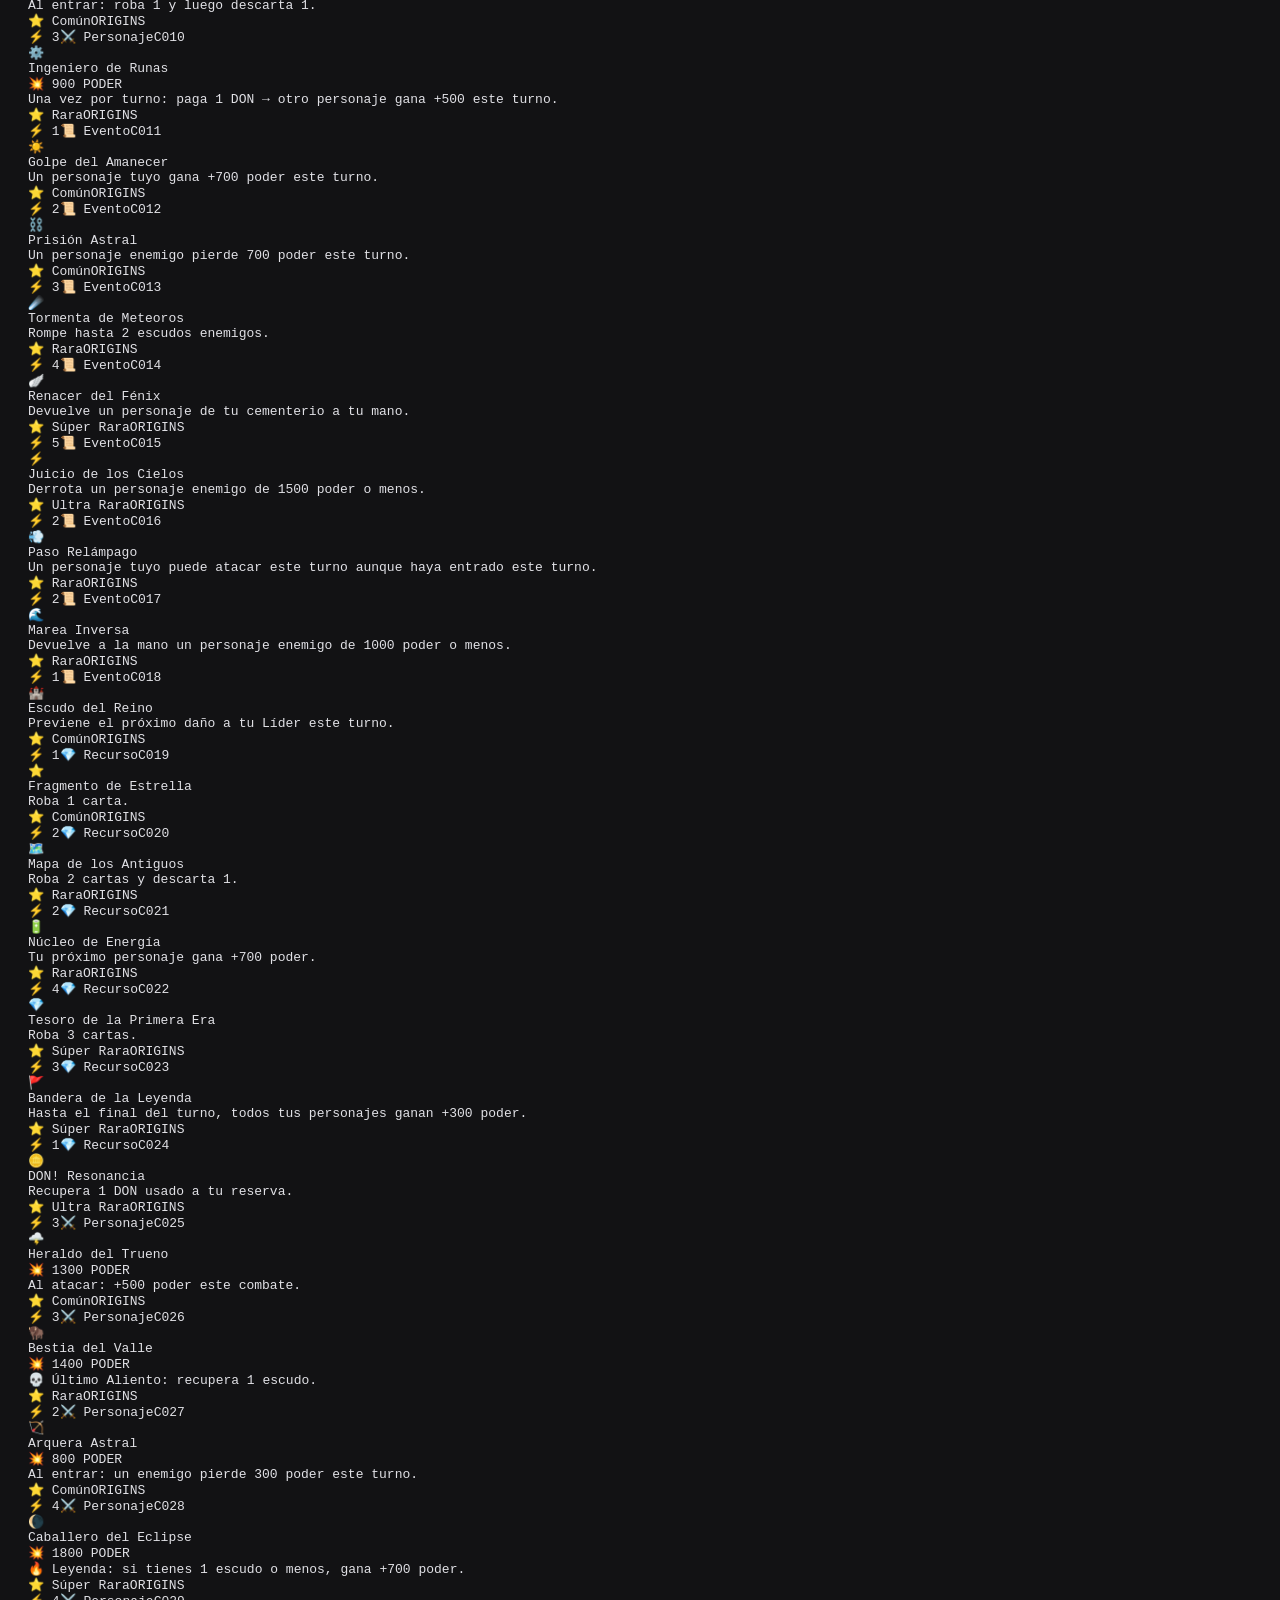
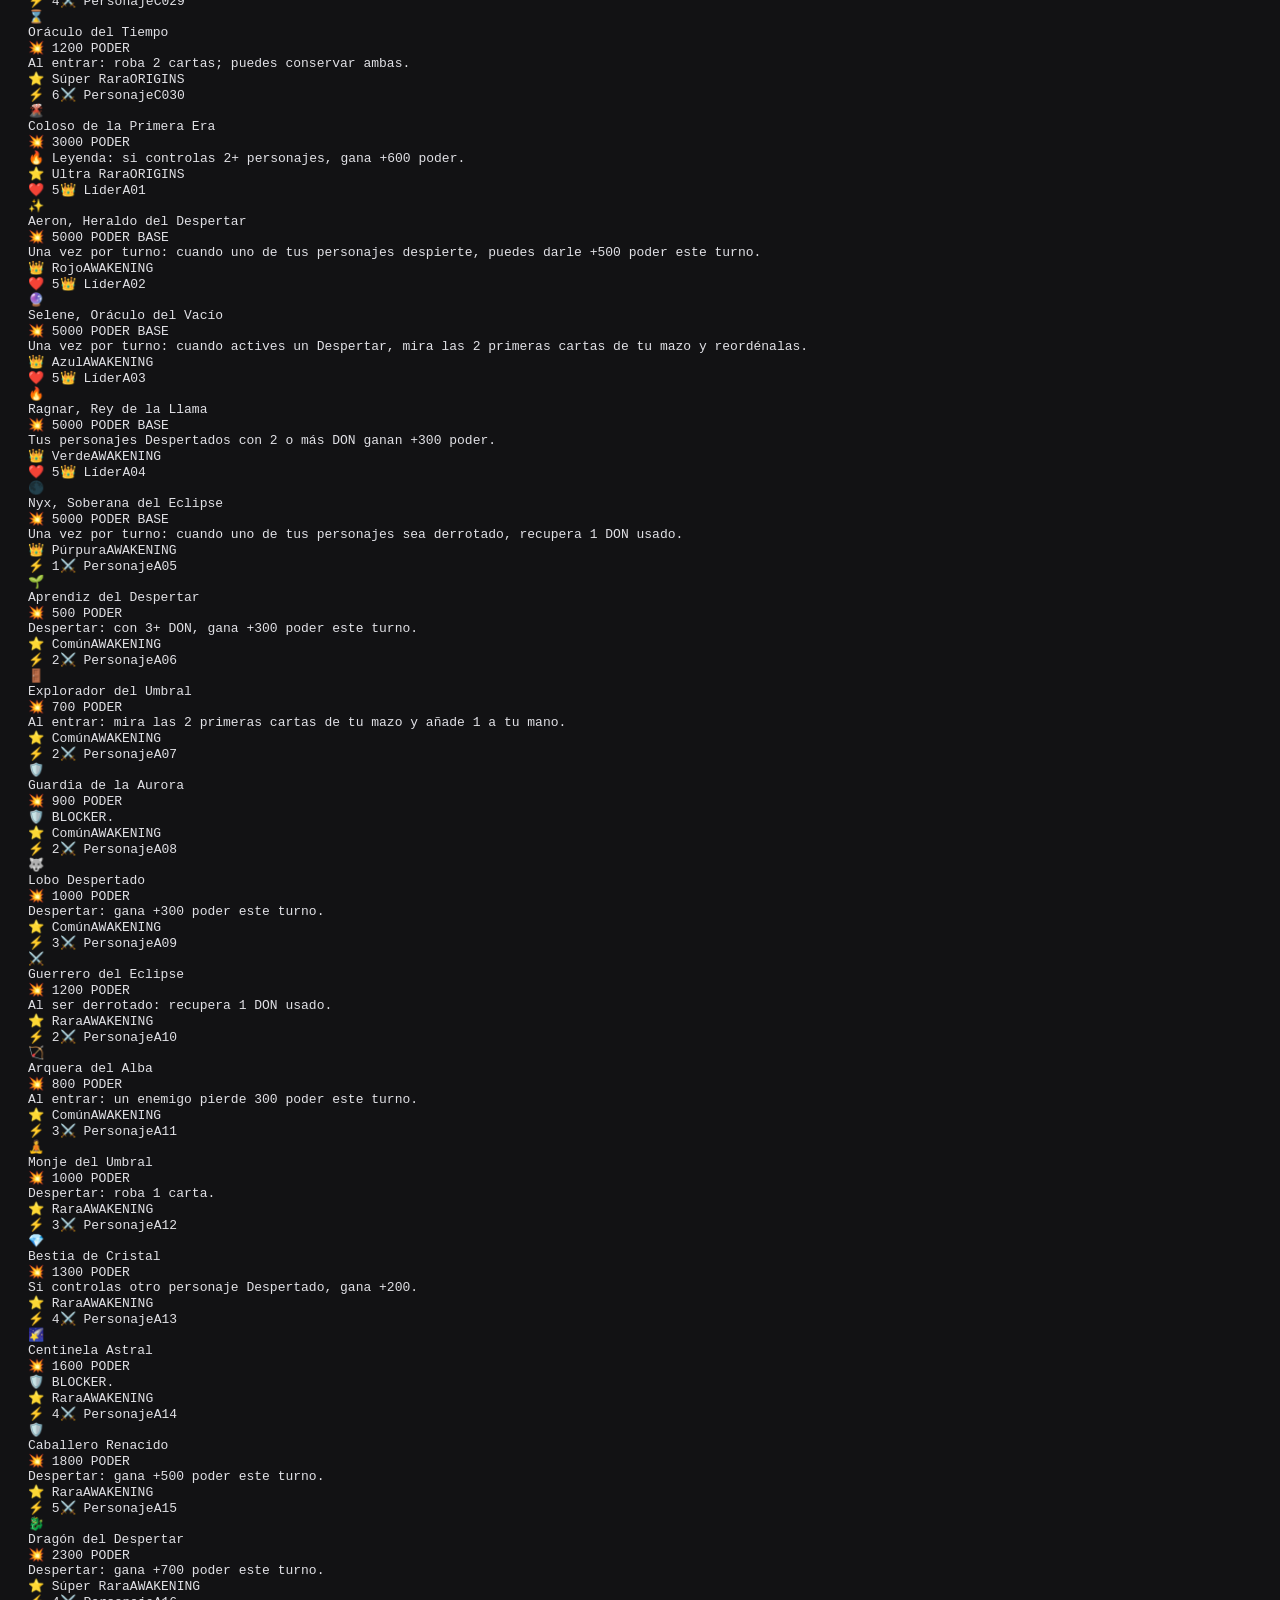
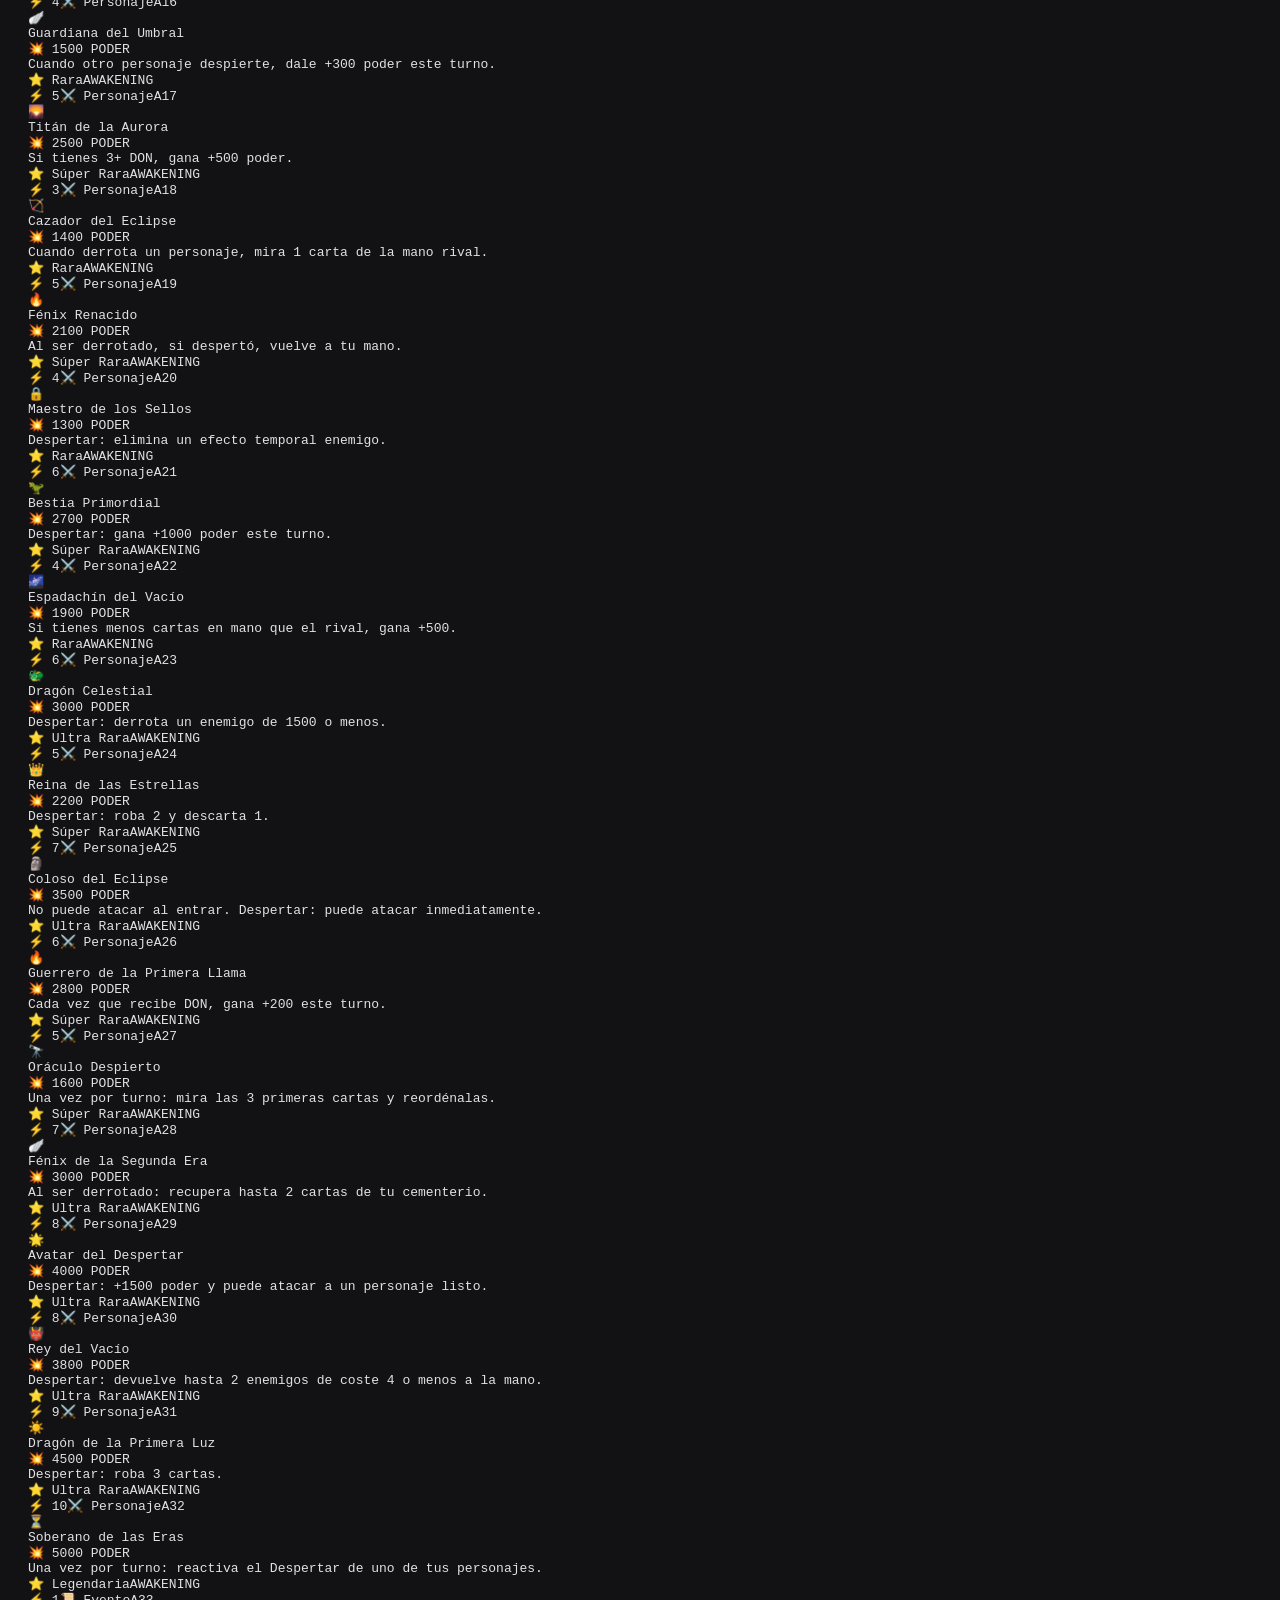
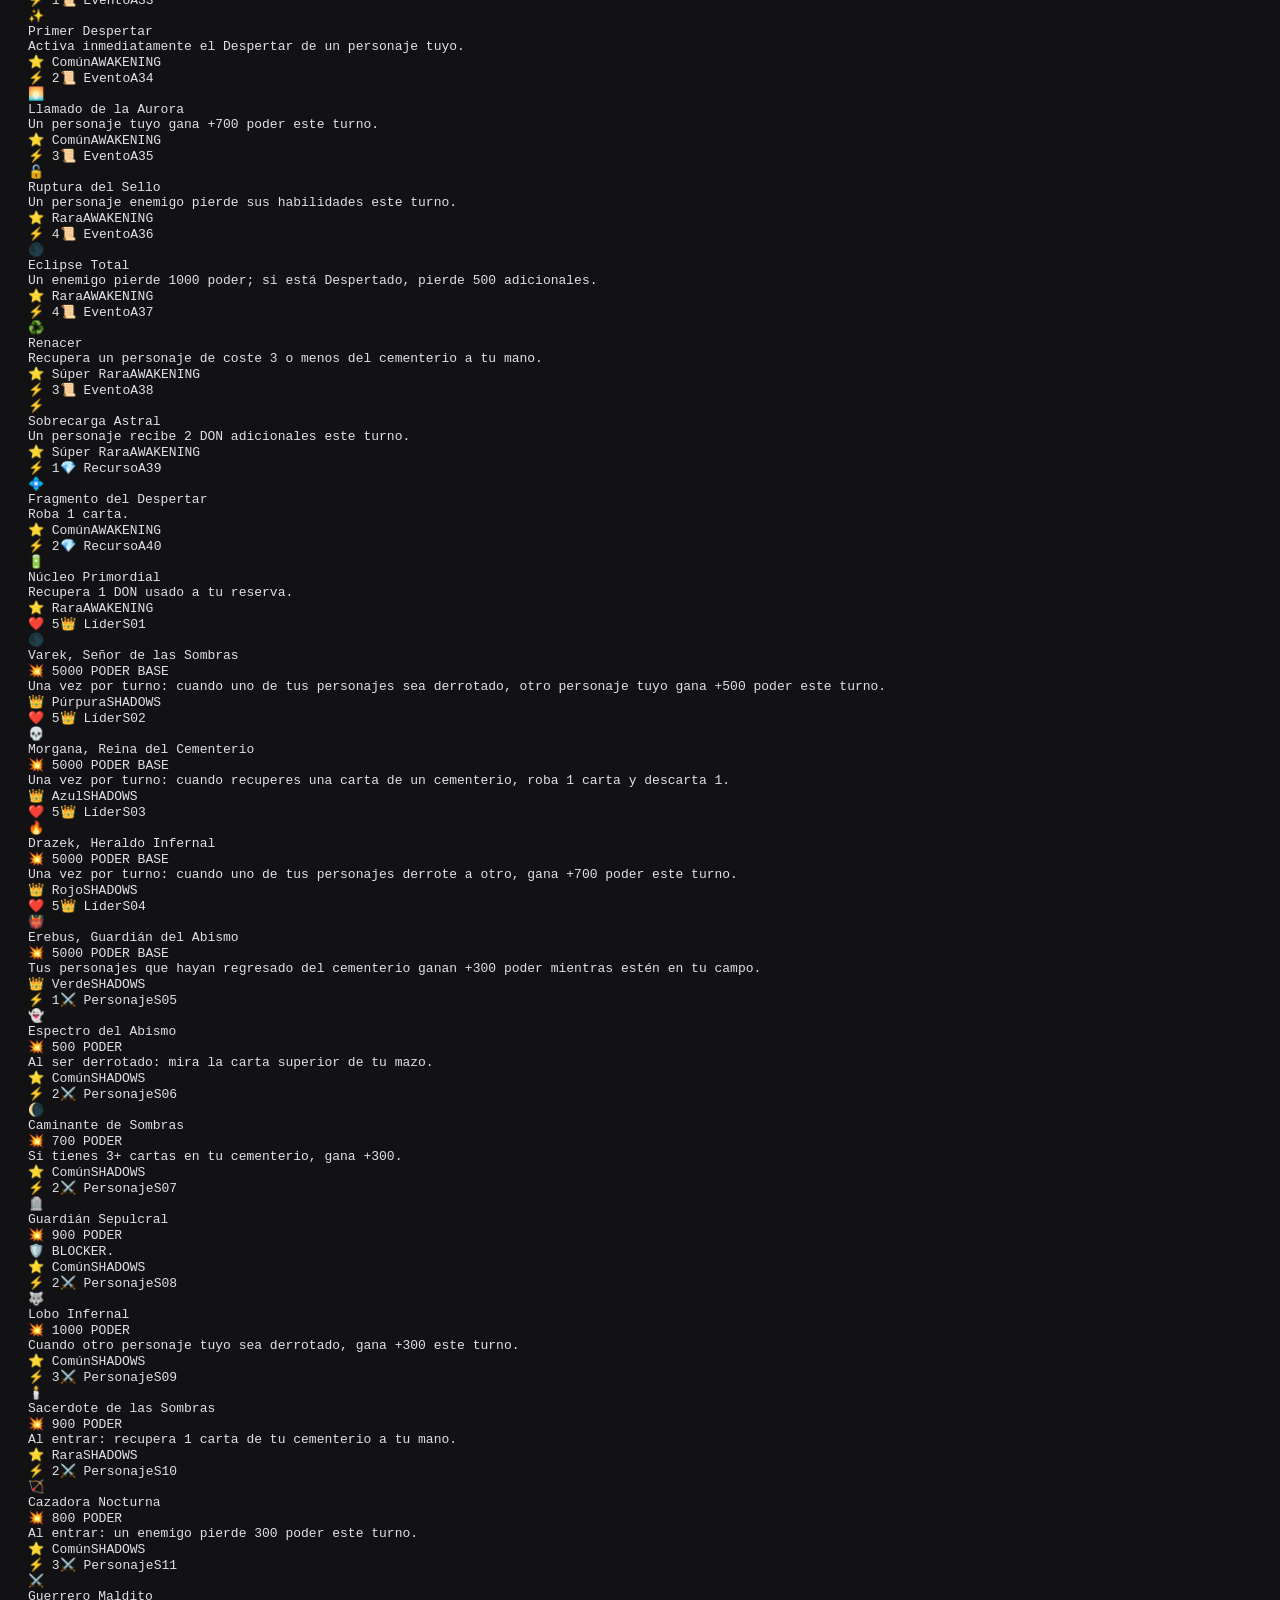
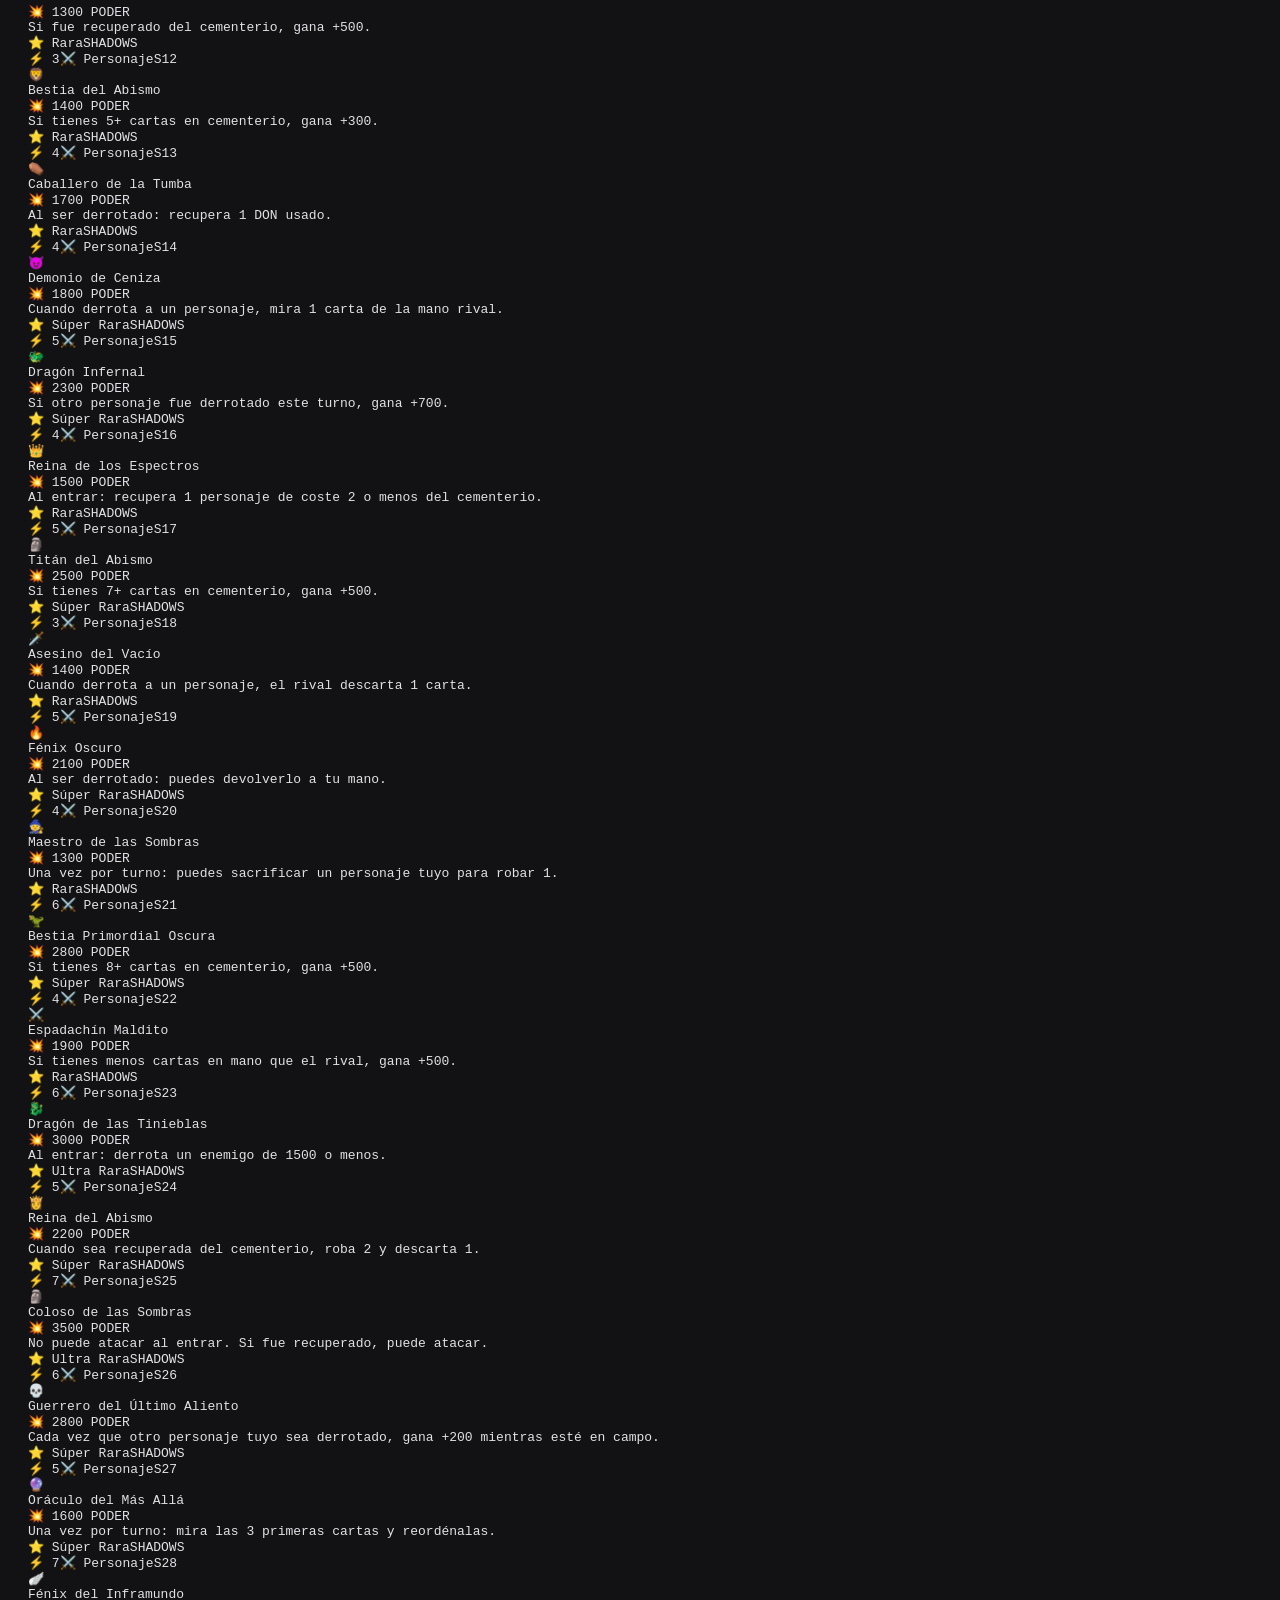
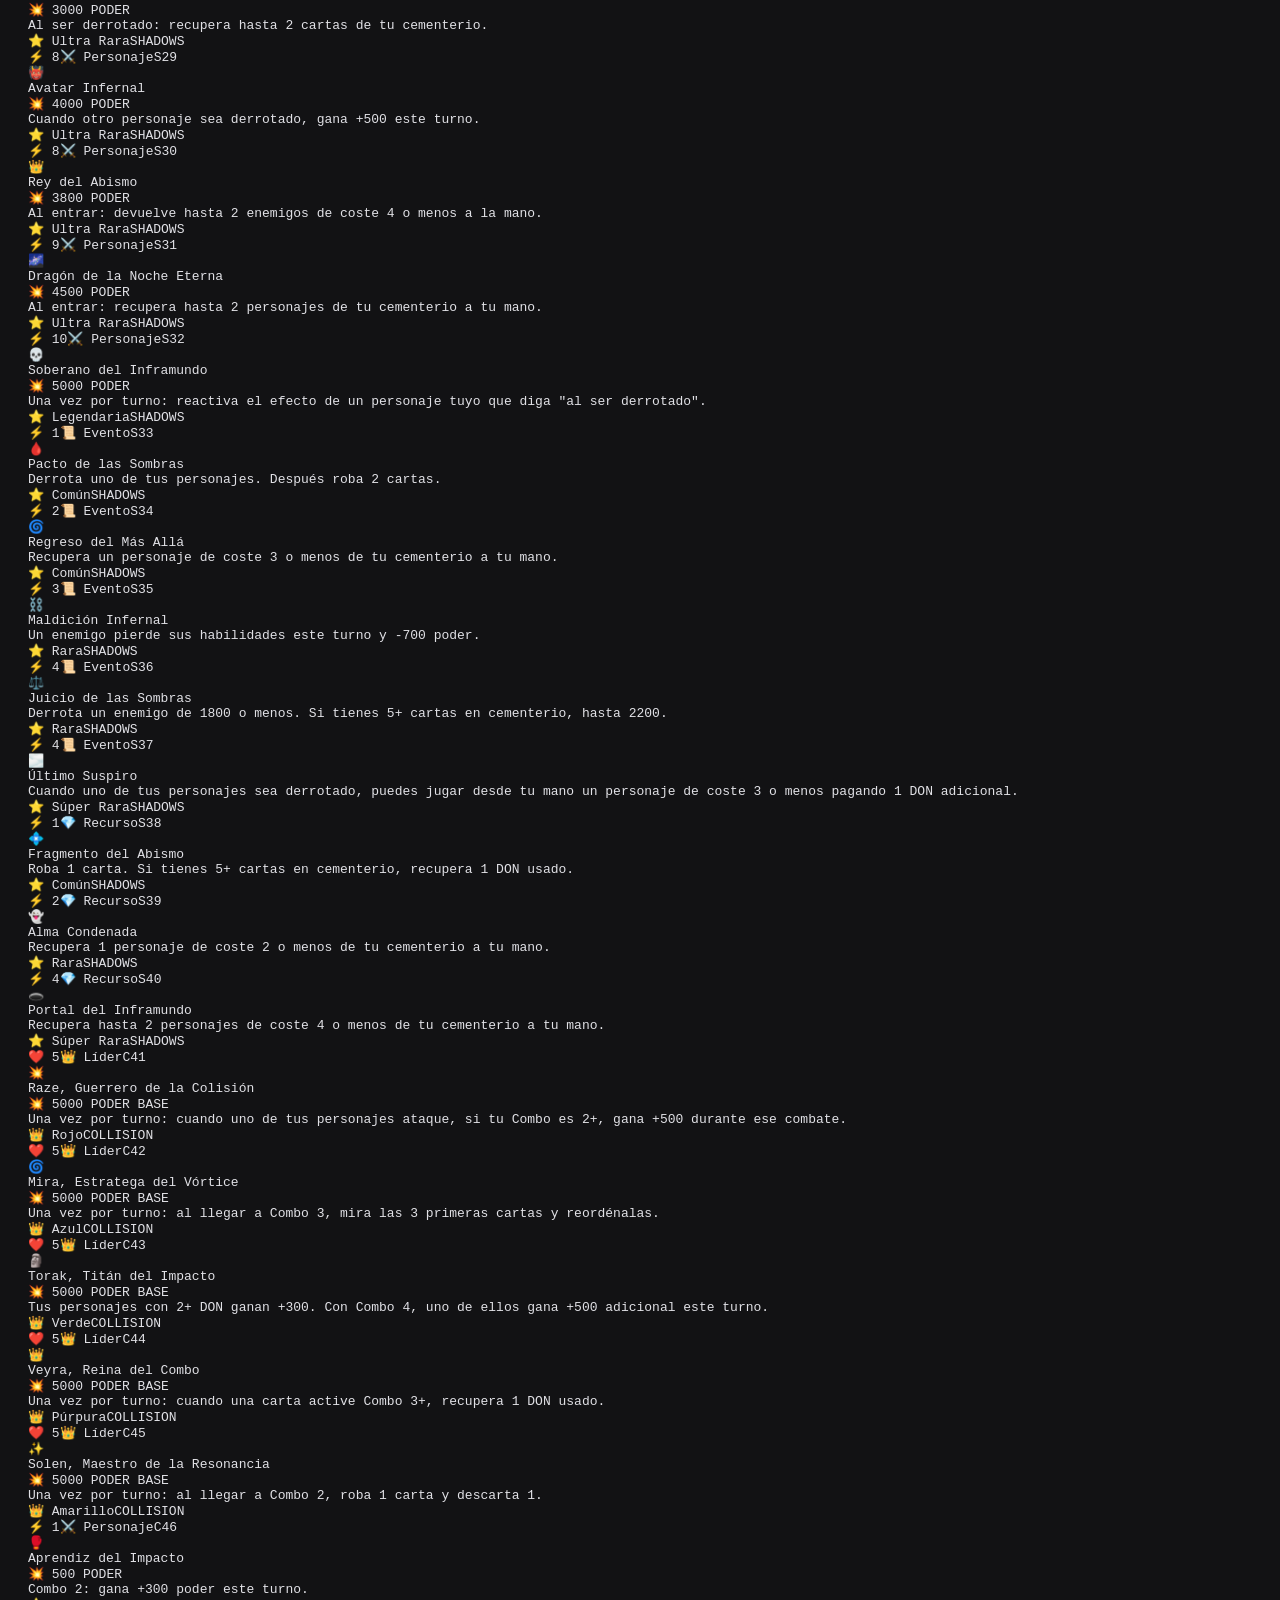
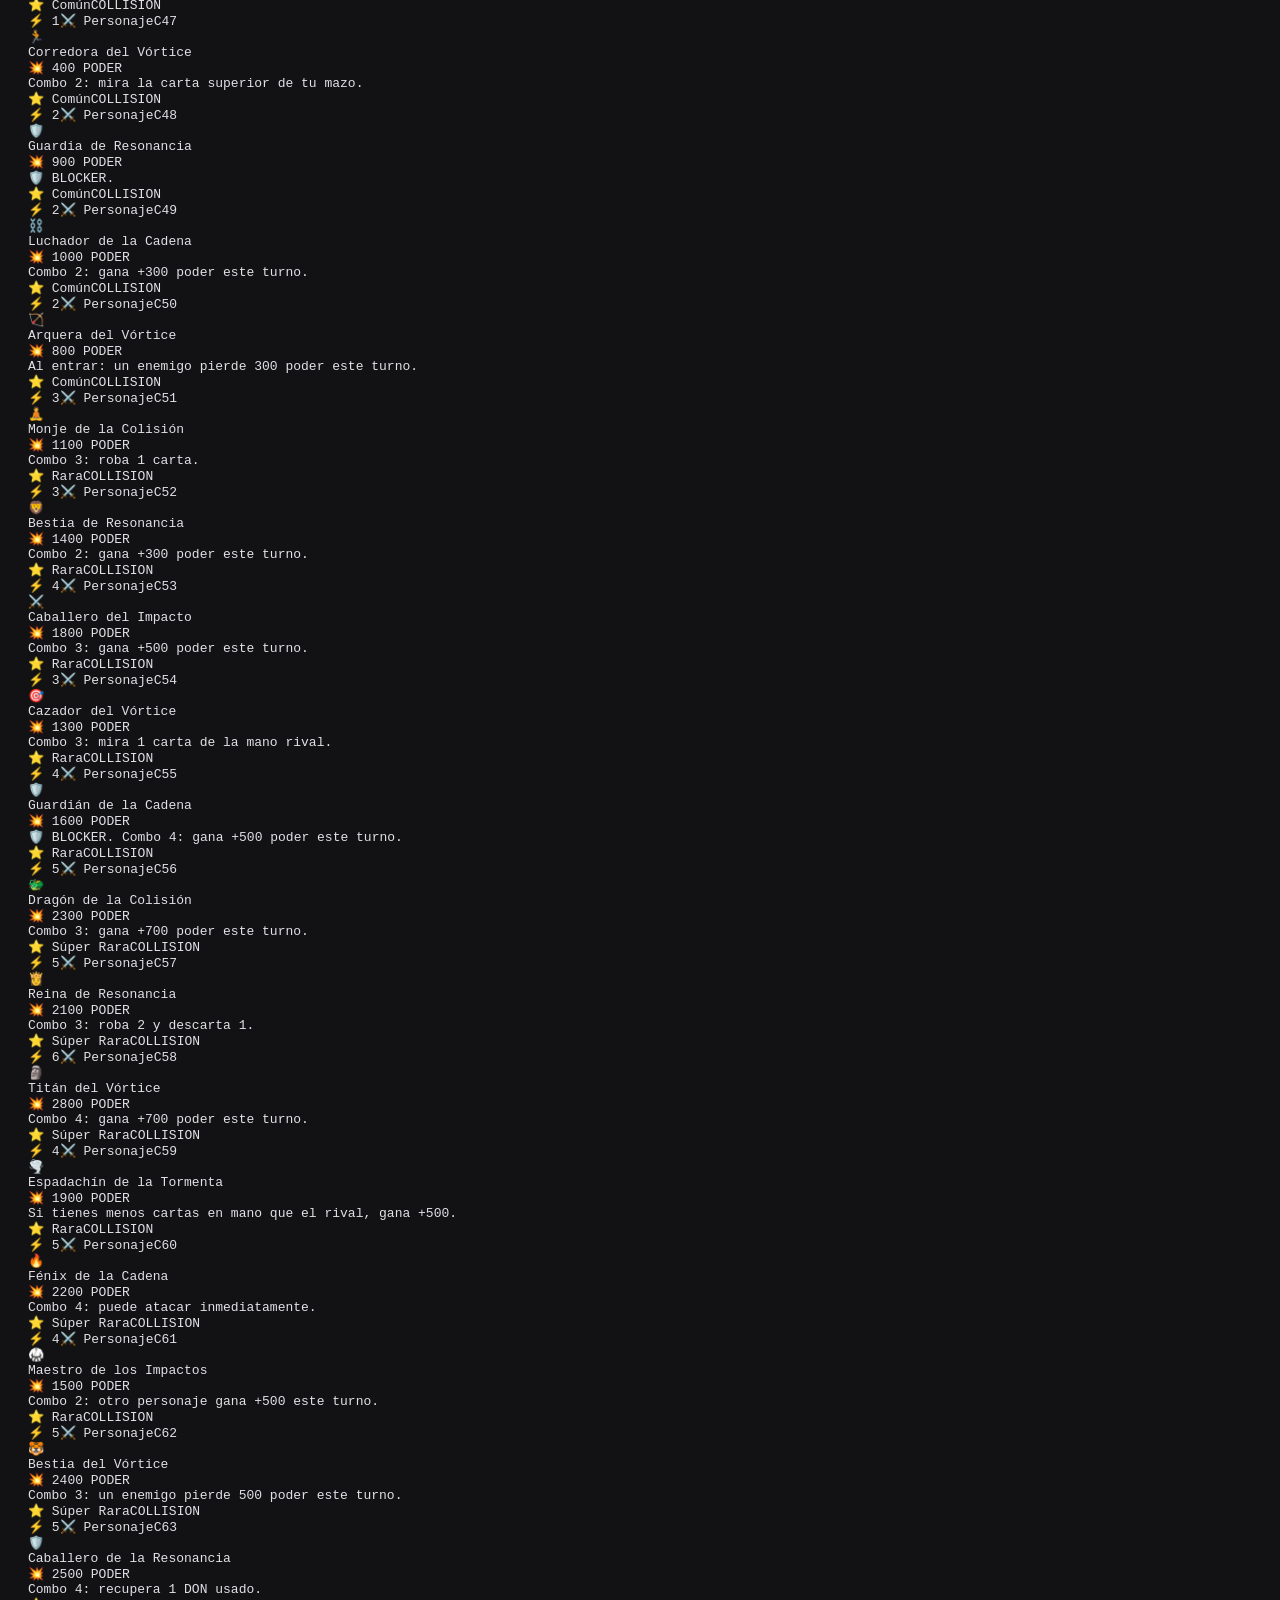
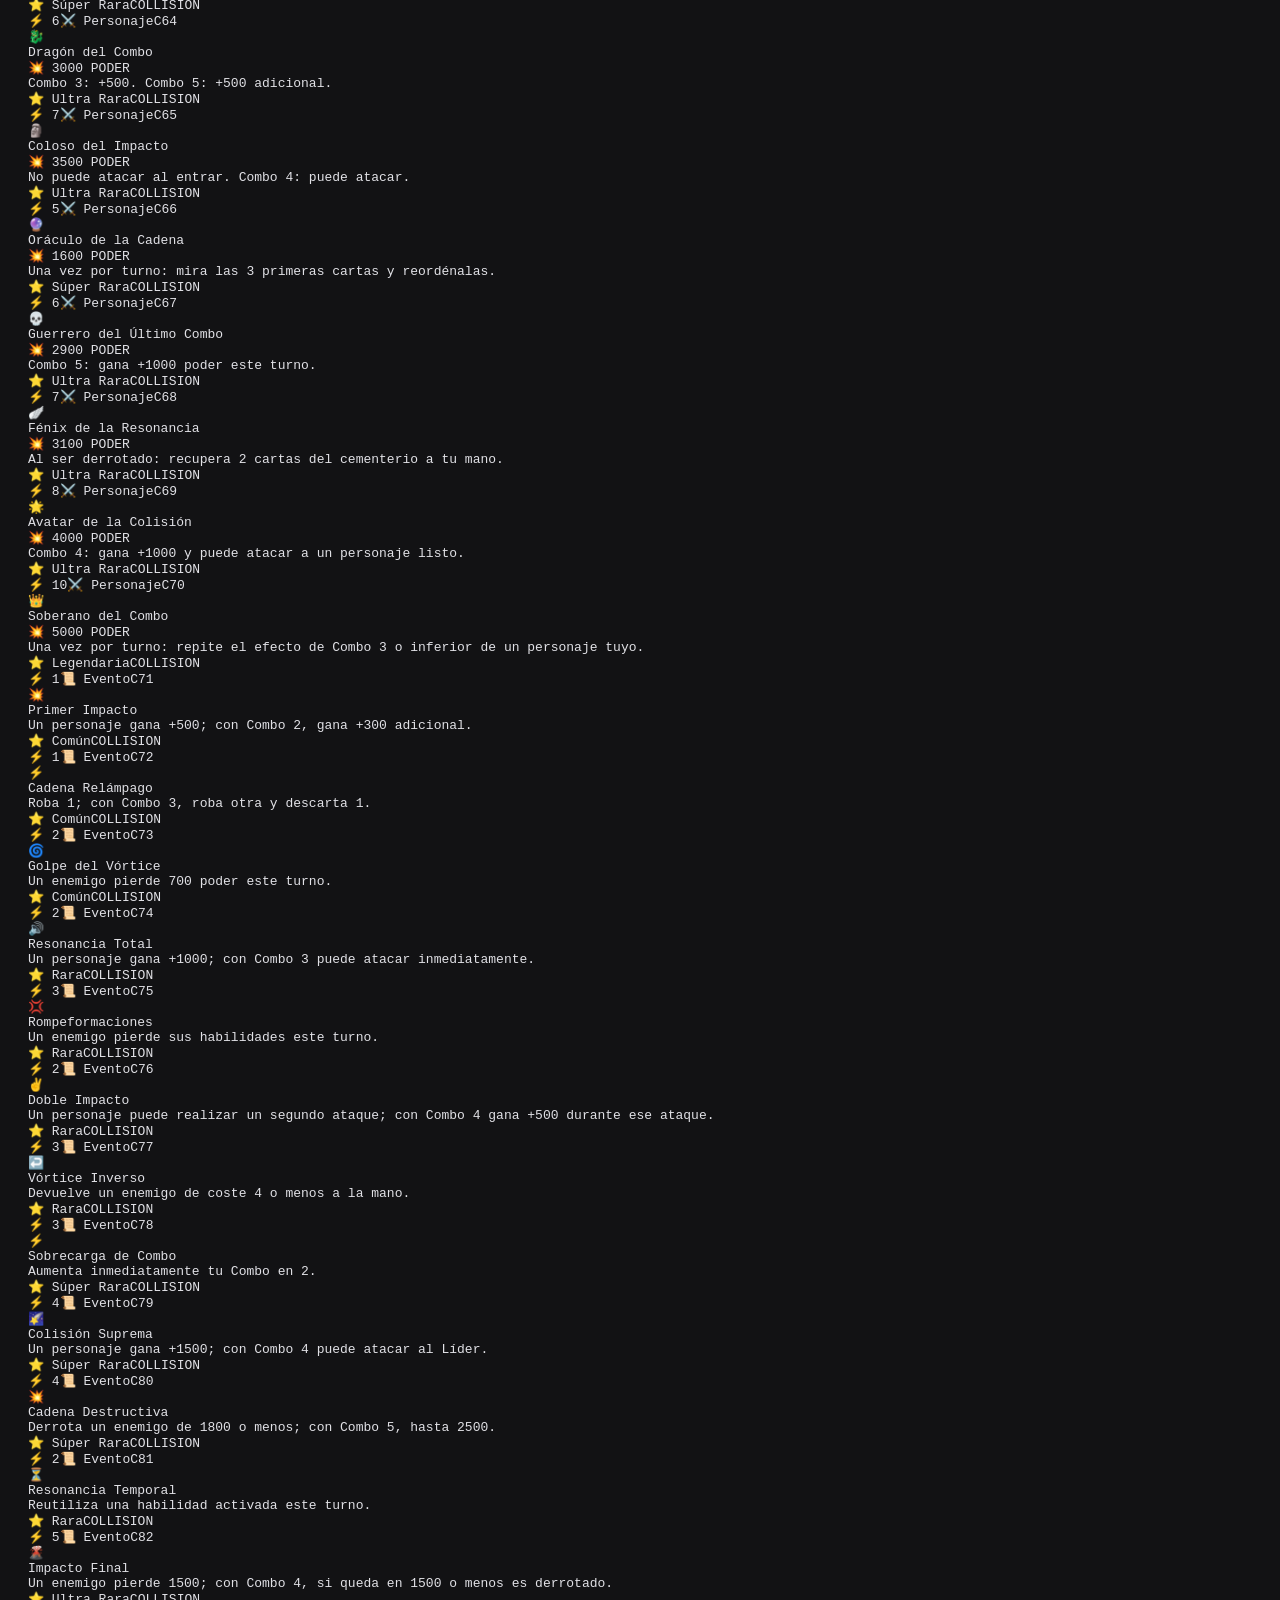
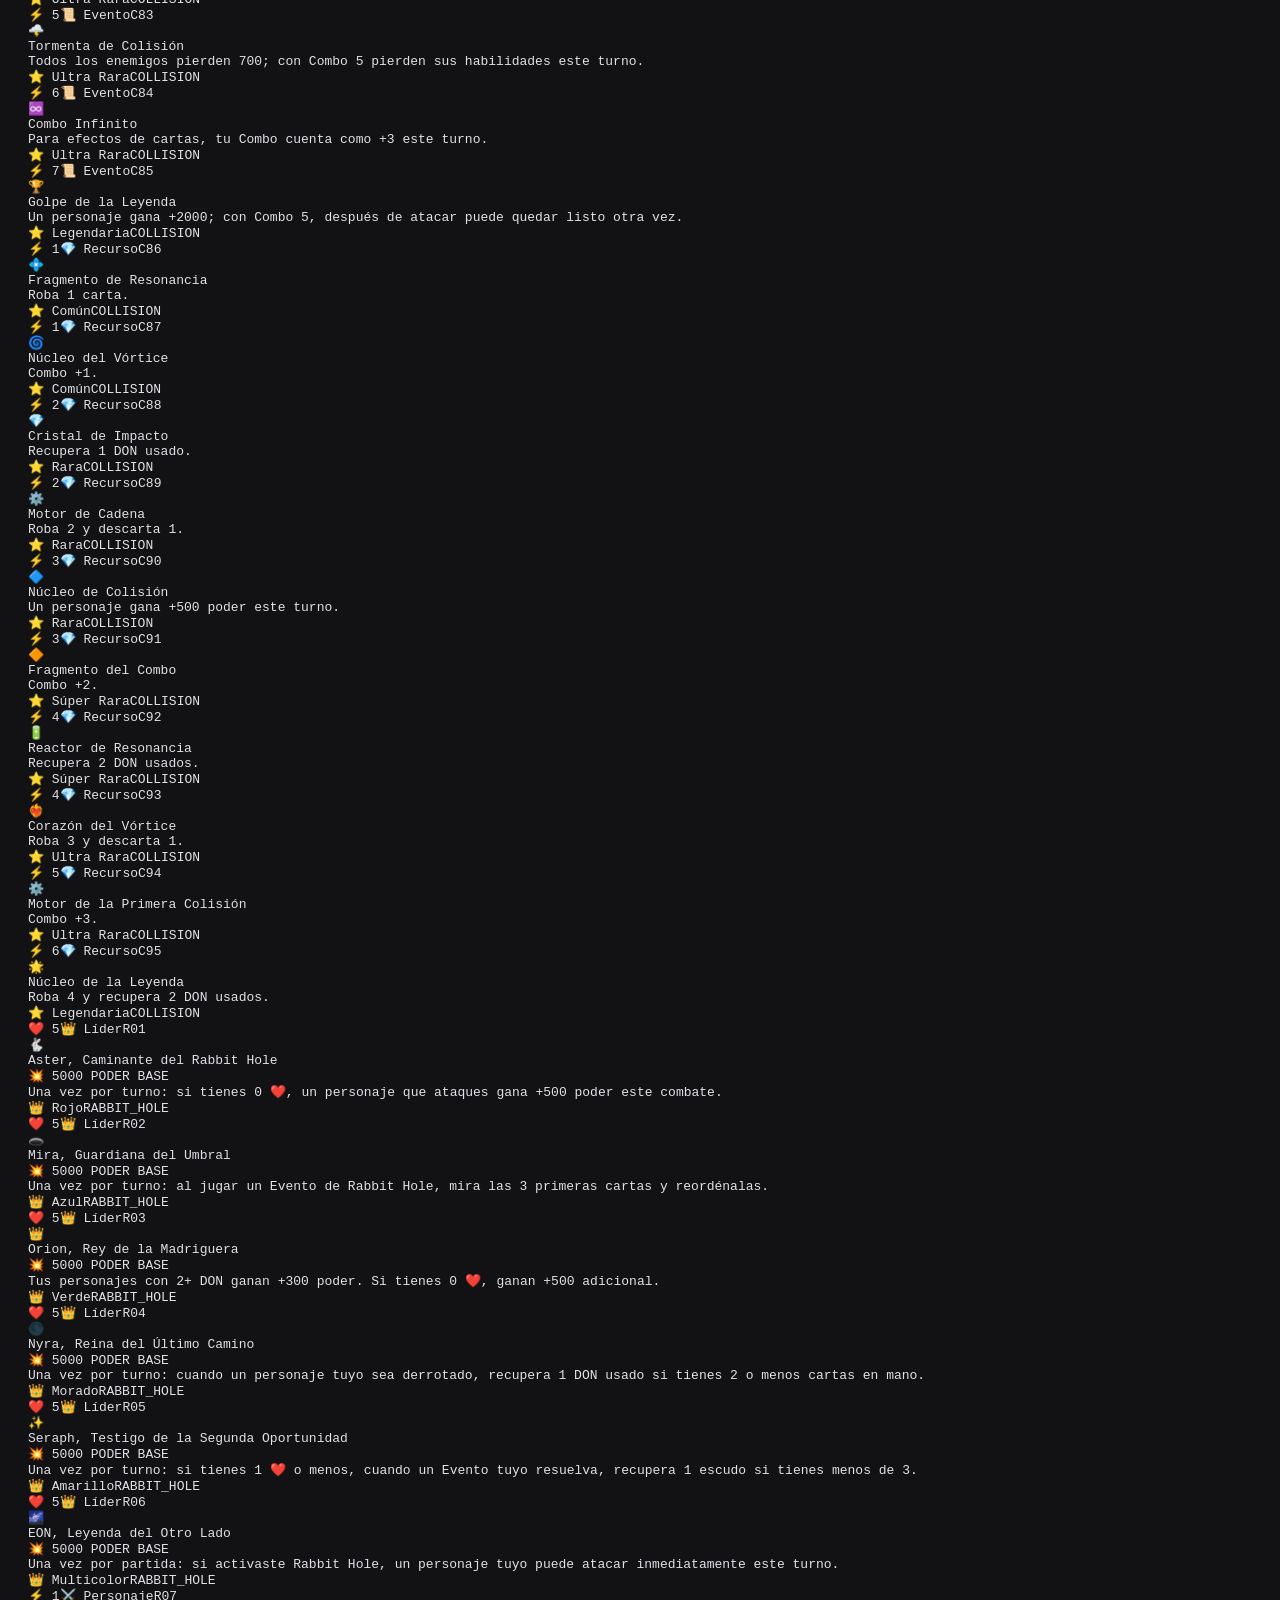
<file: tests/test_sets_catalog.html>
<!DOCTYPE html>
<html lang="es">
<head>
  <meta charset="UTF-8">
  <title>Grand Legends TCG - Test Catálogo de Sets</title>
  <style>
    body { font-family: monospace; background: #121214; color: #e1e1e6; padding: 20px; }
    .pass { color: #04d361; }
    .fail { color: #ff5555; font-weight: bold; }
    .summary { margin-top: 20px; font-size: 1.2em; border-top: 1px solid #333; padding-top: 10px; }
  </style>
</head>
<body>
  <h1>Grand Legends TCG — Sets Catalog Test Suite</h1>
  <div id="test-results"></div>
  <div id="test-summary" class="summary"></div>

  <!-- Mock DOM de los elementos de index.html del catálogo de sets -->
  <div id="mainMenu" class="modal open"></div>
  
  <div class="modal" id="setsModal">
    <div class="modalbox sets-modalbox">
      <div class="sets-header-info">
        <span class="sets-counter-pill">🃏 <span id="setsTotalCount">0</span> cartas y líderes</span>
      </div>
      <div class="sets-controls-bar">
        <input class="search-input" id="setsSearchInput">
        <button type="button" id="btnClearSetsSearch" style="display:none;"></button>
        <div class="sets-type-filters" id="setsTypeFilterGroup">
          <button type="button" class="filter-pill active">Todos</button>
          <button type="button" class="filter-pill">👑 Líderes</button>
          <button type="button" class="filter-pill">⚔️ Personajes</button>
          <button type="button" class="filter-pill">📜 Eventos</button>
          <button type="button" class="filter-pill">💎 Recursos</button>
        </div>
        <div class="set-filter-tabs" id="setsExpansionTabs">
          <button type="button" class="filter-tab active">Todas las Expansiones</button>
          <button type="button" class="filter-tab">SET 01 · Origins</button>
          <button type="button" class="filter-tab">SET 02 · Awakening</button>
          <button type="button" class="filter-tab">SET 03 · Shadows</button>
          <button type="button" class="filter-tab">SET 04 · Collision</button>
          <button type="button" class="filter-tab">SET 05 · Rabbit Hole</button>
          <button type="button" class="filter-tab">SET 06 · Evolution</button>
          <button type="button" class="filter-tab">SET 07 · Los KoreanOS</button>
        </div>
      </div>
      <div id="setsGrid" class="sets-grid"></div>
    </div>
  </div>

  <!-- Scripts requeridos -->
  <script src="../js/cards.js"></script>
  <script src="../js/rules.js"></script>
  <script src="../js/ai.js"></script>
  <script src="../js/packs.js"></script>
  <script src="../js/accounts.js"></script>
  <script src="../js/online.js"></script>
  <script src="../js/duel-visuals.js"></script>
  <script src="../js/game.js"></script>

  <script>
    const resultsContainer = document.getElementById("test-results");
    const summaryContainer = document.getElementById("test-summary");
    let passed = 0;
    let failed = 0;

    function assert(condition, message) {
      const div = document.createElement("div");
      if (condition) {
        passed++;
        div.className = "pass";
        div.textContent = "✔ PASS: " + message;
      } else {
        failed++;
        div.className = "fail";
        div.textContent = "✖ FAIL: " + message;
      }
      resultsContainer.appendChild(div);
      console.log(div.textContent);
    }

    // 1. Abrir el modal de Sets y verificar clase open
    openSets();
    const modal = document.getElementById('setsModal');
    assert(modal.classList.contains('open'), "openSets abre el modal con clase 'open'");

    // 2. Verificar que las cartas y líderes se renderizan visualmente
    const grid = document.getElementById('setsGrid');
    const allTiles = grid.querySelectorAll('.catalog-card-tile');
    assert(allTiles.length > 250, "El catálogo carga todas las cartas y líderes (Total: " + allTiles.length + ")");

    // 3. Verificar que cada carta tiene arte, nombre, habilidad y código
    const firstTile = allTiles[0];
    assert(firstTile.querySelector('.tile-art') !== null, "La primera carta contiene arte visual (.tile-art)");
    assert(firstTile.querySelector('.tile-name') !== null, "La primera carta contiene título/nombre (.tile-name)");
    assert(firstTile.querySelector('.tile-ability') !== null, "La primera carta contiene texto de habilidad (.tile-ability)");
    assert(firstTile.querySelector('.tile-set-code') !== null, "La primera carta contiene código de set (.tile-set-code)");

    // 4. Verificar filtrado por Set (ORIGINS)
    filterSetsBySet('ORIGINS');
    const originsTiles = grid.querySelectorAll('.catalog-card-tile');
    assert(originsTiles.length === 33, "Filtrar por ORIGINS muestra exactamente 33 elementos (30 cartas + 3 líderes)");

    // 5. Verificar filtrado por Tipo (Líder)
    filterSetsByType('Líder');
    const originsLeaders = grid.querySelectorAll('.catalog-card-tile');
    assert(originsLeaders.length === 3, "Filtrar por Líderes en ORIGINS muestra exactamente 3 líderes");
    assert(originsLeaders[0].classList.contains('type-lider'), "El líder tiene la clase de tipo .type-lider");
    assert(originsLeaders[0].querySelector('.tile-life-badge') !== null, "El líder muestra el badge de vida ❤️ (.tile-life-badge)");

    // 6. Verificar filtrado por Tipo (Personaje)
    filterSetsByType('Personaje');
    const originsChars = grid.querySelectorAll('.catalog-card-tile');
    assert(originsChars.length > 0, "Filtrar por Personajes muestra cartas de personaje");
    assert(originsChars[0].querySelector('.tile-power') !== null, "Los personajes muestran el badge de poder 💥 (.tile-power)");

    // 7. Restablecer sets y probar búsqueda por texto
    filterSetsBySet('ALL');
    filterSetsByType('ALL');
    onSetsSearch('Amanecer');
    const searchTiles = grid.querySelectorAll('.catalog-card-tile');
    assert(searchTiles.length > 0, "La búsqueda de 'Amanecer' encuentra cartas o líderes correspondientes (Total: " + searchTiles.length + ")");

    // 8. Limpiar búsqueda
    clearSetsSearch();
    const afterClearTiles = grid.querySelectorAll('.catalog-card-tile');
    assert(afterClearTiles.length === allTiles.length, "clearSetsSearch restaura el catálogo completo");

    // 9. Cerrar modal
    closeSets();
    assert(!modal.classList.contains('open'), "closeSets cierra el modal eliminando la clase 'open'");

    summaryContainer.innerHTML = "<strong>Total Pruebas: " + (passed + failed) + " | <span class='pass'>Pasadas: " + passed + "</span> | <span class='fail'>Fallidas: " + failed + "</span></strong>" +
      (failed === 0 ? "<br><div class='pass' style='font-size:1.4em;margin-top:10px;'>★ TODAS LAS PRUEBAS DE CATALOGO DE SETS PASARON CON EXITO ★</div>" : "");
  </script>
</body>
</html>
</file>
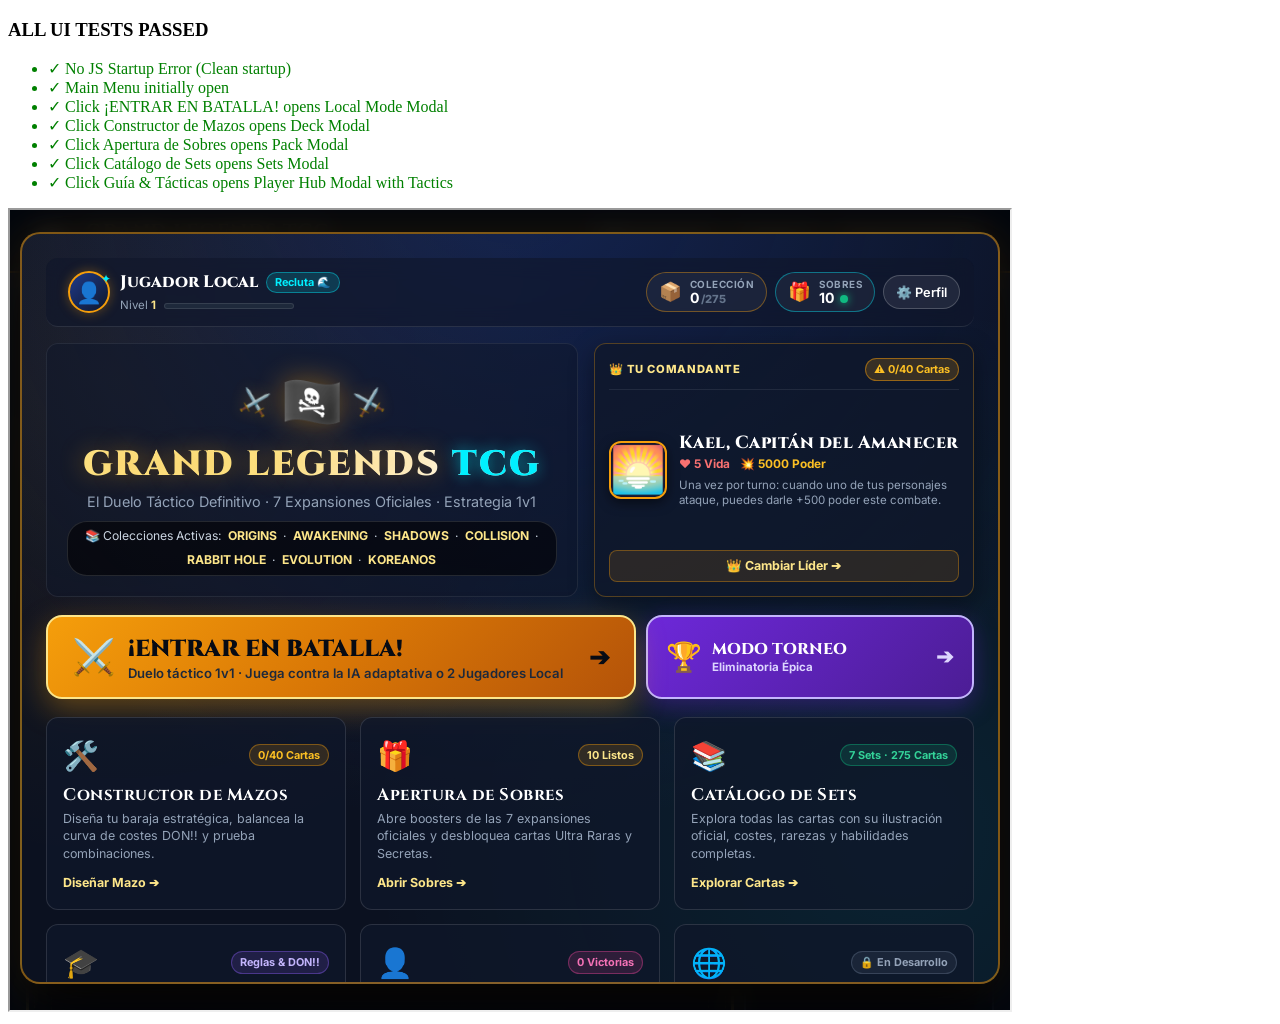
<file: tests/test_ui_clicks.html>
<!DOCTYPE html>
<html>
<head>
  <meta charset="utf-8">
  <title>UI Clicks Test</title>
</head>
<body>
  <div id="results">Running tests...</div>
  <iframe id="gameFrame" src="../index.html" style="width:1000px; height:800px;"></iframe>
  <script>
    const frame = document.getElementById('gameFrame');
    frame.onload = function() {
      try {
        const doc = frame.contentDocument || frame.contentWindow.document;
        const win = frame.contentWindow;
        const results = [];

        // Test 1: Check no jsError is visible
        const jsError = doc.getElementById('jsError');
        const hasError = jsError && jsError.style.display !== 'none' && jsError.textContent;
        results.push({ name: 'No JS Startup Error', pass: !hasError, detail: hasError ? jsError.textContent : 'Clean startup' });

        // Test 2: Main Menu is open initially
        const mainMenu = doc.getElementById('mainMenu');
        results.push({ name: 'Main Menu initially open', pass: mainMenu && mainMenu.classList.contains('open') });

        // Test 3: Click ¡ENTRAR EN BATALLA!
        const playBtn = doc.querySelector('.menu-primary-cta .btn-hero-play');
        if (playBtn) {
          playBtn.click();
          const localModal = doc.getElementById('localModeModal');
          results.push({
            name: 'Click ¡ENTRAR EN BATALLA! opens Local Mode Modal',
            pass: localModal && localModal.classList.contains('open')
          });
          // Close local modal to return to menu
          if (win.closeLocalMode && win.openMainMenu) {
            win.closeLocalMode();
            win.openMainMenu();
          }
        } else {
          results.push({ name: 'Play button exists', pass: false });
        }

        // Test 4: Click Constructor de Mazos
        const deckCard = doc.querySelector('.menu-card[onclick*="openDeckBuilderFromMenu"]');
        if (deckCard) {
          deckCard.click();
          const deckModal = doc.getElementById('deckModal');
          results.push({
            name: 'Click Constructor de Mazos opens Deck Modal',
            pass: deckModal && deckModal.classList.contains('open')
          });
          if (win.closeDeck) win.closeDeck();
        }

        // Test 5: Click Apertura de Sobres
        const packCard = doc.querySelector('.menu-card[onclick*="openPack"]');
        if (packCard) {
          packCard.click();
          const packModal = doc.getElementById('packModal');
          results.push({
            name: 'Click Apertura de Sobres opens Pack Modal',
            pass: packModal && packModal.classList.contains('open')
          });
          if (win.closePack) win.closePack();
        }

        // Test 6: Click Catálogo de Sets
        const setsCard = doc.querySelector('.menu-card[onclick*="openSets"]');
        if (setsCard) {
          setsCard.click();
          const setsModal = doc.getElementById('setsModal');
          results.push({
            name: 'Click Catálogo de Sets opens Sets Modal',
            pass: setsModal && setsModal.classList.contains('open')
          });
          if (win.closeSets) win.closeSets();
        }

        // Test 7: Click Guía & Tácticas
        const guideCard = doc.querySelector('.menu-card[onclick*="openPlayerHub"]');
        if (guideCard) {
          guideCard.click();
          const hubModal = doc.getElementById('playerHubModal');
          const tacticsPanel = doc.getElementById('hubPanelTactics');
          results.push({
            name: 'Click Guía & Tácticas opens Player Hub Modal with Tactics',
            pass: hubModal && hubModal.classList.contains('open') && tacticsPanel && tacticsPanel.classList.contains('active')
          });
          if (win.closePlayerHub) win.closePlayerHub();
        }

        // Test 8: Perspective 3D toggle button
        const btnToggle = doc.getElementById('btnTogglePerspective');
        const arena = doc.getElementById('battleArena');
        if (btnToggle && arena) {
          const initHas = arena.classList.contains('mode-3d');
          btnToggle.click();
          const afterHas = arena.classList.contains('mode-3d');
          results.push({
            name: '3D Perspective toggle works',
            pass: initHas !== afterHas
          });
        }

        // Report
        const allPassed = results.every(r => r.pass);
        const resDiv = document.getElementById('results');
        resDiv.innerHTML = '<h3>' + (allPassed ? 'ALL UI TESTS PASSED' : 'SOME UI TESTS FAILED') + '</h3>' +
          '<ul>' + results.map(r => '<li style="color:' + (r.pass ? 'green' : 'red') + '">' + (r.pass ? '✓' : '✗') + ' ' + r.name + (r.detail ? ' (' + r.detail + ')' : '') + '</li>').join('') + '</ul>';
      } catch (err) {
        document.getElementById('results').innerText = 'EXCEPTION: ' + err.message + '\n' + err.stack;
      }
    };
  </script>
</body>
</html>
</file>
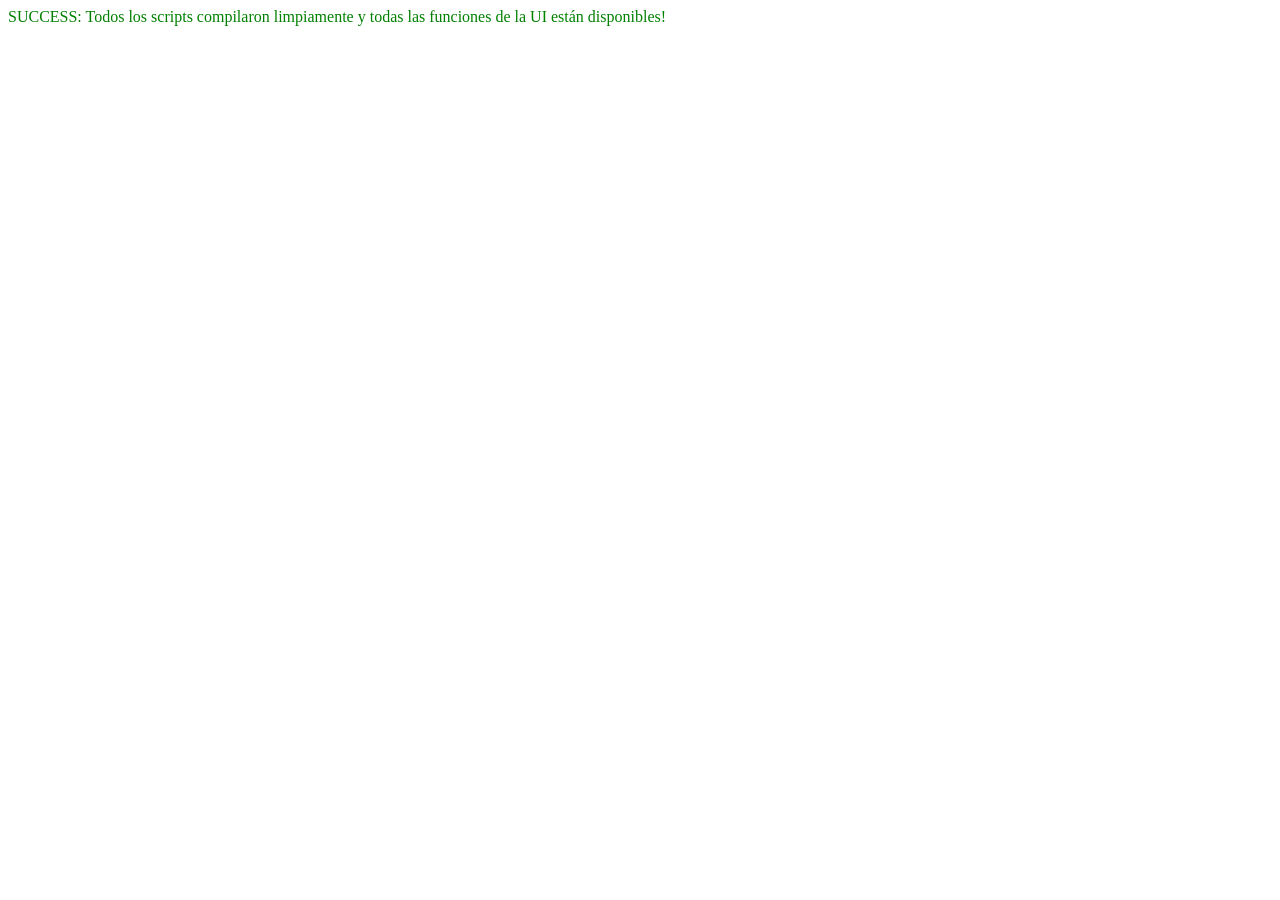
<file: tests/verify_syntax.html>
<!DOCTYPE html>
<html>
<head>
  <meta charset="utf-8">
  <title>Verificación de Sintaxis y Carga de Scripts - Grand Legends TCG</title>
</head>
<body>
  <div id="status">Iniciando verificación...</div>
  <script>
    window.errors = [];
    window.onerror = function(msg, url, line, col, err) {
      const info = msg + ' en ' + (url ? url.split('/').pop() : 'desconocido') + ':' + line;
      window.errors.push(info);
      document.getElementById('status').innerText = 'ERROR: ' + info;
    };
  </script>
  <!-- Scripts del juego en orden exacto de index.html -->
  <script src="../js/cards.js"></script>
  <script src="../js/rules.js"></script>
  <script src="../js/ai.js"></script>
  <script src="../js/packs.js"></script>
  <script src="../js/accounts.js"></script>
  <script src="../js/online.js"></script>
  <script src="../js/duel-visuals.js"></script>
  <script src="../js/game.js"></script>
  <script>
    (function() {
      const statusDiv = document.getElementById('status');
      if (window.errors.length === 0) {
        const requiredFns = [
          'openLocalMode',
          'closeLocalMode',
          'openMainMenu',
          'closeMainMenu',
          'openDeckBuilderFromMenu',
          'openPack',
          'closePack',
          'openSets',
          'closeSets',
          'openPlayerHub',
          'closePlayerHub',
          'attackCharacterWithLeader',
          'attackLeaderWithLeader'
        ];
        const missing = requiredFns.filter(fn => typeof window[fn] !== 'function');
        if (missing.length === 0) {
          statusDiv.innerText = 'SUCCESS: Todos los scripts compilaron limpiamente y todas las funciones de la UI están disponibles!';
          statusDiv.style.color = 'green';
        } else {
          statusDiv.innerText = 'FAIL: Funciones faltantes en window: ' + missing.join(', ');
          statusDiv.style.color = 'red';
        }
      }
    })();
  </script>
</body>
</html>
</file>
<file: css/style.css>
/* ==========================================================================
   GRAND LEGENDS TCG — SISTEMA DE DISEÑO 100% RESPONSIVE & ADAPTATIVO
   Compatible con Móviles (320px+), Tablets, Laptops, Desktops y 4K
   ========================================================================== */
:root {
  --gold: #F59E0B;
  --gold-light: #FDE68A;
  --gold-glow: rgba(245, 158, 11, 0.4);
  --cyan: #00F0FF;
  --cyan-glow: rgba(0, 240, 255, 0.35);
  --bg-dark: #070B14;
  --bg-panel: #0F172A;
  --bg-card: #131E36;
  --border-card: #1E293B;
  --font-title: 'Cinzel', serif;
  --font-mono: 'IBM Plex Mono', monospace;
  --font-body: 'Inter', sans-serif;
  --radius-lg: 20px;
  --radius-md: 12px;
  --radius-sm: 8px;
}

*, *::before, *::after {
  box-sizing: border-box;
  margin: 0;
  padding: 0;
  -webkit-tap-highlight-color: transparent;
}

html {
  font-size: 16px;
  scroll-behavior: smooth;
}

body {
  font-family: var(--font-body);
  color: #FFF;
  background: radial-gradient(circle at 50% 0, #1E3A6D, #050811 75%);
  min-height: 100vh;
  min-height: 100dvh;
  line-height: 1.5;
  overflow-x: hidden;
}

/* ==========================================================================
   TIPOGRAFÍA FLUIDA CON CLAMP()
   ========================================================================== */
h1, h2, h3, h4 {
  font-family: var(--font-title);
  letter-spacing: 0.5px;
  line-height: 1.25;
}

h1 { color: var(--gold-light); font-size: clamp(1.3rem, 3.5vw, 2.2rem); margin: 0; }
h2 { color: #FFF; font-size: clamp(1.15rem, 2.8vw, 1.7rem); margin: 0 0 8px; }
h3 { font-size: clamp(1rem, 2.2vw, 1.3rem); margin-bottom: 6px; }
h4 { font-size: clamp(0.85rem, 1.8vw, 1rem); }

.sub { opacity: 0.85; font-size: clamp(0.72rem, 1.8vw, 0.85rem); margin-top: 4px; }
.subtitle-text { font-size: clamp(0.82rem, 2vw, 0.95rem); color: #94A3B8; margin-bottom: 16px; }

/* ==========================================================================
   BARRA SUPERIOR (HEADER)
   ========================================================================== */
header#gameHeader {
  background: rgba(7, 11, 20, 0.94);
  backdrop-filter: blur(12px);
  -webkit-backdrop-filter: blur(12px);
  border-bottom: 2px solid var(--gold);
  position: sticky;
  top: 0;
  z-index: 100;
  padding: 8px clamp(10px, 2.5vw, 24px);
}

.header-inner {
  max-width: 1400px;
  margin: 0 auto;
  display: flex;
  justify-content: space-between;
  align-items: center;
  flex-wrap: wrap;
  gap: 10px;
}

.brand-badge {
  display: flex;
  align-items: center;
  gap: clamp(8px, 2vw, 14px);
}

.brand-logo-icon {
  font-size: clamp(1.4rem, 3vw, 1.9rem);
}

.header-title {
  font-size: clamp(1rem, 2.5vw, 1.25rem);
}

.header-sub {
  font-size: clamp(0.62rem, 1.5vw, 0.72rem);
  color: #94A3B8;
  font-family: var(--font-mono);
}

.header-controls {
  display: flex;
  gap: 6px;
  flex-wrap: wrap;
}

.btn-head-action {
  background: rgba(255, 255, 255, 0.08);
  border: 1px solid rgba(255, 255, 255, 0.2);
  color: #FFF;
  padding: clamp(6px, 1.5vw, 9px) clamp(10px, 2vw, 15px);
  border-radius: var(--radius-sm);
  font-size: clamp(0.75rem, 1.8vw, 0.85rem);
  font-weight: 600;
  cursor: pointer;
  transition: all 0.2s ease;
  min-height: 38px;
  display: inline-flex;
  align-items: center;
  justify-content: center;
}

.btn-head-action:hover {
  background: var(--gold);
  color: #070B14;
  border-color: var(--gold);
}

/* ==========================================================================
   BOTONES GLOBALES Y ACCIONES
   ========================================================================== */
button {
  border: 0;
  border-radius: var(--radius-sm);
  padding: clamp(8px, 2vw, 11px) clamp(12px, 2.5vw, 18px);
  margin: 3px;
  background: var(--gold);
  color: #0B1120;
  font-family: var(--font-body);
  font-weight: 700;
  font-size: clamp(0.8rem, 1.8vw, 0.95rem);
  cursor: pointer;
  transition: all 0.2s ease;
  min-height: 40px;
  display: inline-flex;
  align-items: center;
  justify-content: center;
  text-align: center;
}

button:hover:not(:disabled) {
  transform: translateY(-2px);
  box-shadow: 0 6px 16px rgba(245, 158, 11, 0.35);
  background: #FBBF24;
}

button:focus-visible,
select:focus-visible,
input:focus-visible,
.doncard:focus-visible,
.arena-unit:focus-visible {
  outline: 3px solid var(--cyan);
  outline-offset: 2px;
}

button:active:not(:disabled) {
  transform: translateY(0);
}

button:disabled {
  opacity: 0.4;
  cursor: not-allowed;
  transform: none !important;
  box-shadow: none !important;
}

.small { font-size: 0.78rem; padding: 6px 10px; min-height: 32px; }

.btn-primary-action {
  background: linear-gradient(135deg, #F59E0B, #D97706);
  color: #070B14;
  font-weight: 800;
  width: 100%;
  padding: 12px;
  font-size: 1rem;
}

.btn-cancel {
  background: rgba(255, 255, 255, 0.1);
  color: #FFF;
  border: 1px solid rgba(255, 255, 255, 0.2);
}

.btn-cancel:hover {
  background: rgba(239, 68, 68, 0.85);
  border-color: #EF4444;
  color: #FFF;
  box-shadow: 0 4px 12px rgba(239, 68, 68, 0.4);
}

.btn-danger {
  background: #EF4444;
  color: #FFF;
}
.btn-danger:hover {
  background: #DC2626;
  box-shadow: 0 4px 12px rgba(220, 38, 38, 0.4);
}

/* ==========================================================================
   MODALES Y CONTENEDORES POPUP (RESPONSIVE VIEWPORTS)
   ========================================================================== */
.modal {
  position: fixed;
  inset: 0;
  background: rgba(4, 7, 14, 0.88);
  backdrop-filter: blur(10px);
  -webkit-backdrop-filter: blur(10px);
  display: none;
  align-items: flex-start;
  justify-content: center;
  z-index: 240;
  padding: max(10px, env(safe-area-inset-top)) max(10px, env(safe-area-inset-right)) max(14px, env(safe-area-inset-bottom)) max(10px, env(safe-area-inset-left));
  overflow-y: auto;
  overflow-x: hidden;
  overscroll-behavior: contain;
  -webkit-overflow-scrolling: touch;
}
.modal.open { display: flex; }

.modalbox {
  width: min(1050px, 100%);
  max-width: 100%;
  max-height: min(94vh, 94dvh);
  overflow-y: auto;
  overflow-x: hidden;
  overscroll-behavior: contain;
  -webkit-overflow-scrolling: touch;
  scrollbar-width: thin;
  scrollbar-color: var(--gold) rgba(15, 23, 42, 0.6);
  background: #10182A;
  border: 2px solid var(--gold);
  border-radius: clamp(12px, 2.5vw, var(--radius-lg));
  padding: clamp(12px, 2.5vw, 24px);
  box-shadow: 0 20px 60px rgba(0, 0, 0, 0.85), 0 0 35px rgba(245, 158, 11, 0.12);
  margin: auto;
  position: relative;
}

/* Barra de Navegación Superior en Modales (Back + Close) */
.modal-nav-bar {
  display: flex;
  justify-content: space-between;
  align-items: center;
  border-bottom: 1px solid rgba(255, 255, 255, 0.12);
  padding-bottom: 10px;
  margin-bottom: 14px;
  gap: 8px;
}

.btn-nav-back {
  background: rgba(255, 255, 255, 0.08);
  border: 1px solid rgba(255, 255, 255, 0.2);
  color: #FFF;
  font-size: clamp(0.78rem, 2vw, 0.85rem);
  padding: 6px 12px;
  border-radius: var(--radius-sm);
  display: inline-flex;
  align-items: center;
  gap: 6px;
  margin: 0;
  min-height: 36px;
}

.btn-nav-back:hover {
  background: var(--gold);
  color: #070B14;
  border-color: var(--gold);
}

.modal-close-icon {
  background: transparent;
  border: 1px solid rgba(255, 255, 255, 0.2);
  border-radius: 50%;
  width: 32px;
  height: 32px;
  min-height: 32px;
  color: #FFF;
  font-size: 1rem;
  display: flex;
  align-items: center;
  justify-content: center;
  padding: 0;
  margin: 0;
  flex-shrink: 0;
}

.modal-close-icon:hover {
  background: #EF4444;
  border-color: #EF4444;
  color: #FFF;
}

/* ==========================================================================
   MENÚ PRINCIPAL REDISEÑADO (#mainMenu)
   ========================================================================== */
.menu-modalbox {
  max-width: 1040px !important;
  width: min(1040px, 100%) !important;
  max-height: min(94vh, 94dvh) !important;
  overflow-y: auto !important;
  overflow-x: hidden !important;
  overscroll-behavior: contain;
  -webkit-overflow-scrolling: touch;
  scrollbar-width: thin;
  scrollbar-color: var(--gold) rgba(15, 23, 42, 0.6);
  background: radial-gradient(circle at 50% -10%, rgba(30, 58, 138, 0.45), transparent 70%),
              radial-gradient(circle at 10% 20%, rgba(245, 158, 11, 0.08), transparent 45%),
              radial-gradient(circle at 90% 80%, rgba(0, 240, 255, 0.08), transparent 50%),
              #0B1120 !important;
  border: 2px solid rgba(245, 158, 11, 0.5) !important;
  box-shadow: 0 25px 70px rgba(0, 0, 0, 0.9), 0 0 40px rgba(245, 158, 11, 0.15) !important;
  position: relative;
}

/* Partículas Ambientales de Maná / DON!! */
.ambient-particles {
  position: absolute;
  inset: 0;
  pointer-events: none;
  overflow: hidden;
  z-index: 0;
}

.ambient-particles .particle {
  position: absolute;
  border-radius: 50%;
  filter: blur(1px);
  opacity: 0.35;
  animation: floatManah 9s infinite linear;
}

.ambient-particles .p1 { width: 6px; height: 6px; background: #F59E0B; left: 12%; bottom: -10px; animation-duration: 7s; animation-delay: 0s; }
.ambient-particles .p2 { width: 8px; height: 8px; background: #00F0FF; left: 28%; bottom: -10px; animation-duration: 9s; animation-delay: 2s; }
.ambient-particles .p3 { width: 5px; height: 5px; background: #FDE68A; left: 52%; bottom: -10px; animation-duration: 8s; animation-delay: 1s; }
.ambient-particles .p4 { width: 7px; height: 7px; background: #8B5CF6; left: 74%; bottom: -10px; animation-duration: 11s; animation-delay: 3s; }
.ambient-particles .p5 { width: 6px; height: 6px; background: #10B981; left: 88%; bottom: -10px; animation-duration: 10s; animation-delay: 1.5s; }
.ambient-particles .p6 { width: 4px; height: 4px; background: #F59E0B; left: 42%; bottom: -10px; animation-duration: 8.5s; animation-delay: 4s; }

@keyframes floatManah {
  0% { transform: translateY(0) scale(0.8); opacity: 0; }
  15% { opacity: 0.45; }
  85% { opacity: 0.35; }
  100% { transform: translateY(-700px) scale(1.2); opacity: 0; }
}

/* 1. BARRA SUPERIOR DE ESTADO DEL JUGADOR (GAMER HUB) */
.user-status-strip {
  display: flex;
  justify-content: space-between;
  align-items: center;
  flex-wrap: wrap;
  border-bottom: 1px solid rgba(255, 255, 255, 0.1);
  padding: 8px 14px;
  margin-bottom: 16px;
  gap: 12px;
  background: rgba(15, 23, 42, 0.6);
  backdrop-filter: blur(10px);
  -webkit-backdrop-filter: blur(10px);
  border-radius: var(--radius-md);
  position: relative;
  z-index: 1;
}

.player-profile-badge {
  display: flex;
  align-items: center;
  gap: 10px;
  cursor: pointer;
  padding: 4px 8px;
  border-radius: var(--radius-sm);
  transition: all 0.2s ease;
}

.player-profile-badge:hover {
  background: rgba(255, 255, 255, 0.06);
}

.player-avatar-ring {
  position: relative;
  width: 42px;
  height: 42px;
  border-radius: 50%;
  background: linear-gradient(135deg, #1E3A8A, #0F172A);
  border: 2px solid var(--gold);
  display: flex;
  align-items: center;
  justify-content: center;
  font-size: 1.3rem;
  box-shadow: 0 0 12px rgba(245, 158, 11, 0.35);
}

.rank-gem-sparkle {
  position: absolute;
  top: -3px;
  right: -3px;
  font-size: 0.75rem;
  color: #00F0FF;
  animation: pulseSparkle 2s infinite ease-in-out;
}

@keyframes pulseSparkle {
  0%, 100% { transform: scale(1); opacity: 0.8; }
  50% { transform: scale(1.3); opacity: 1; color: #FDE68A; }
}

.player-meta-box {
  display: flex;
  flex-direction: column;
  gap: 2px;
}

.player-name-row {
  display: flex;
  align-items: center;
  gap: 8px;
}

.player-username {
  font-family: var(--font-title);
  font-weight: 800;
  font-size: clamp(0.88rem, 2vw, 1.05rem);
  color: #FFF;
}

.player-rank-pill {
  background: rgba(0, 240, 255, 0.15);
  border: 1px solid rgba(0, 240, 255, 0.4);
  color: #00F0FF;
  font-size: 0.68rem;
  font-weight: 700;
  padding: 1px 8px;
  border-radius: 12px;
}

.player-level-row {
  display: flex;
  align-items: center;
  gap: 8px;
}

.player-level-text {
  font-size: 0.72rem;
  color: #94A3B8;
  white-space: nowrap;
}

.player-level-text b { color: var(--gold-light); }

.menu-xp-track {
  width: clamp(80px, 15vw, 130px);
  height: 6px;
  background: #1E293B;
  border-radius: 3px;
  overflow: hidden;
  border: 1px solid rgba(255, 255, 255, 0.1);
}

.menu-xp-fill {
  height: 100%;
  background: linear-gradient(90deg, #F59E0B, #00F0FF);
  border-radius: 3px;
  transition: width 0.4s ease;
}

.stats-pills-row {
  display: flex;
  gap: 8px;
  align-items: center;
  flex-wrap: wrap;
}

.stat-glass-pill {
  display: inline-flex;
  align-items: center;
  gap: 8px;
  background: rgba(255, 255, 255, 0.05);
  border: 1px solid rgba(255, 255, 255, 0.15);
  padding: 5px 12px;
  border-radius: 20px;
  cursor: pointer;
  transition: all 0.2s ease;
}

.stat-glass-pill:hover {
  transform: translateY(-2px);
  background: rgba(255, 255, 255, 0.1);
}

.pill-gold { border-color: rgba(245, 158, 11, 0.4); }
.pill-gold:hover { border-color: var(--gold); box-shadow: 0 0 15px rgba(245, 158, 11, 0.25); }
.pill-cyan { border-color: rgba(0, 240, 255, 0.4); }
.pill-cyan:hover { border-color: #00F0FF; box-shadow: 0 0 15px rgba(0, 240, 255, 0.25); }

.pill-icon { font-size: 1.15rem; }
.pill-data { display: flex; flex-direction: column; line-height: 1.1; }
.pill-title { font-size: 0.62rem; color: #94A3B8; font-weight: 700; letter-spacing: 0.5px; }
.pill-value { font-size: 0.88rem; font-weight: 800; color: #FFF; position: relative; }
.pill-value small { font-size: 0.7rem; color: #64748B; margin-left: 2px; }

.pill-pulse-dot {
  display: inline-block;
  width: 8px;
  height: 8px;
  background: #10B981;
  border-radius: 50%;
  margin-left: 6px;
  box-shadow: 0 0 8px #10B981;
  animation: pulseDot 1.5s infinite;
}

@keyframes pulseDot {
  0%, 100% { transform: scale(1); opacity: 1; }
  50% { transform: scale(1.4); opacity: 0.6; }
}

.btn-hub-quick {
  background: rgba(255, 255, 255, 0.08);
  border: 1px solid rgba(255, 255, 255, 0.2);
  color: #FFF;
  padding: 6px 12px;
  border-radius: 20px;
  font-size: 0.8rem;
  font-weight: 600;
  cursor: pointer;
  display: inline-flex;
  align-items: center;
  min-height: 34px;
  margin: 0;
  transition: all 0.2s ease;
}

.btn-hub-quick:hover {
  background: var(--gold);
  color: #0B1120;
  border-color: var(--gold);
}

/* Fallback para elementos previos */
.user-pill {
  display: inline-flex;
  align-items: center;
  gap: 8px;
  background: rgba(255, 255, 255, 0.06);
  border: 1px solid rgba(255, 255, 255, 0.15);
  padding: 5px 12px;
  border-radius: 20px;
  font-weight: 700;
  font-size: clamp(0.8rem, 2vw, 0.9rem);
  cursor: pointer;
  transition: all 0.2s ease;
}

/* 2. ENCABEZADO HERO & WIDGET DE LÍDER ACTIVO */
.menu-hero-showcase {
  display: grid;
  grid-template-columns: 1fr;
  gap: 16px;
  margin-bottom: 18px;
  position: relative;
  z-index: 1;
}

@media (min-width: 820px) {
  .menu-hero-showcase {
    grid-template-columns: 1.4fr 1fr;
    align-items: stretch;
  }
}

.main-menu-hero {
  text-align: center;
  display: flex;
  flex-direction: column;
  justify-content: center;
  align-items: center;
  background: rgba(15, 23, 42, 0.5);
  border: 1px solid rgba(255, 255, 255, 0.08);
  border-radius: var(--radius-md);
  padding: clamp(14px, 2.5vw, 20px);
}

.hero-emblem-wrap {
  display: flex;
  align-items: center;
  gap: 12px;
  margin-bottom: 2px;
}

.emblem-sword {
  font-size: 1.4rem;
  opacity: 0.85;
  filter: drop-shadow(0 0 8px rgba(245, 158, 11, 0.4));
}
.emblem-sword.left { transform: rotate(15deg); }
.emblem-sword.right { transform: rotate(-15deg); }

.menu-hero-icon {
  font-size: clamp(2.4rem, 5vw, 3.4rem);
  filter: drop-shadow(0 0 15px rgba(245, 158, 11, 0.45));
}

.main-menu-title {
  font-size: clamp(1.45rem, 4vw, 2.2rem);
  font-weight: 900;
  letter-spacing: 2px;
  margin: 2px 0 4px;
  position: relative;
}

.shimmer-logo {
  background: linear-gradient(110deg, #FDE68A 20%, #FFFFFF 45%, #F59E0B 70%, #D97706 90%);
  background-size: 200% auto;
  -webkit-background-clip: text;
  -webkit-text-fill-color: transparent;
  animation: shimmerSweep 4.5s linear infinite;
  text-shadow: 0 0 25px rgba(245, 158, 11, 0.45);
}

.logo-gold {
  color: #00F0FF;
  -webkit-text-fill-color: #00F0FF;
  text-shadow: 0 0 15px rgba(0, 240, 255, 0.6);
}

@keyframes shimmerSweep {
  0% { background-position: -200% 0; }
  100% { background-position: 200% 0; }
}

.main-menu-subtitle {
  font-size: clamp(0.78rem, 1.8vw, 0.9rem);
  color: #94A3B8;
  margin-bottom: 8px;
}

.set-mini-tag {
  display: inline-flex;
  gap: 6px;
  align-items: center;
  flex-wrap: wrap;
  justify-content: center;
  background: rgba(0, 0, 0, 0.55);
  border: 1px solid rgba(255, 255, 255, 0.12);
  padding: 5px 12px;
  border-radius: 20px;
  font-size: clamp(0.66rem, 1.5vw, 0.76rem);
  color: #CBD5E1;
}

.set-mini-tag b { color: var(--gold-light); }

/* WIDGET DEL LÍDER ACTIVO */
.menu-leader-widget {
  background: rgba(15, 23, 42, 0.75);
  border: 1px solid rgba(245, 158, 11, 0.3);
  border-radius: var(--radius-md);
  padding: 14px;
  display: flex;
  flex-direction: column;
  justify-content: space-between;
  gap: 10px;
  box-shadow: 0 8px 24px rgba(0, 0, 0, 0.4);
  transition: all 0.25s ease;
}

.menu-leader-widget:hover {
  border-color: var(--gold);
  box-shadow: 0 12px 30px rgba(0, 0, 0, 0.6), 0 0 20px rgba(245, 158, 11, 0.15);
}

.leader-widget-top {
  display: flex;
  justify-content: space-between;
  align-items: center;
  flex-wrap: wrap;
  gap: 6px;
  border-bottom: 1px solid rgba(255, 255, 255, 0.08);
  padding-bottom: 8px;
}

.leader-widget-label {
  font-size: 0.7rem;
  font-weight: 800;
  color: var(--gold-light);
  letter-spacing: 0.8px;
}

.deck-status-pill {
  font-size: 0.68rem;
  font-weight: 700;
  padding: 2px 8px;
  border-radius: 12px;
}

.deck-status-pill.ready {
  background: rgba(16, 185, 129, 0.18);
  border: 1px solid rgba(16, 185, 129, 0.5);
  color: #34D399;
}

.deck-status-pill.incomplete {
  background: rgba(245, 158, 11, 0.18);
  border: 1px solid rgba(245, 158, 11, 0.5);
  color: #FBBF24;
}

.leader-widget-body {
  display: flex;
  align-items: center;
  gap: 12px;
}

.leader-widget-art {
  font-size: 2.8rem;
  width: 58px;
  height: 58px;
  border-radius: 12px;
  background: radial-gradient(circle, #2C184A, #101524);
  border: 2px solid var(--gold);
  display: flex;
  align-items: center;
  justify-content: center;
  flex-shrink: 0;
  box-shadow: 0 4px 12px rgba(0, 0, 0, 0.5);
}

.leader-widget-details {
  flex: 1;
  min-width: 0;
}

.leader-widget-name {
  font-family: var(--font-title);
  font-size: clamp(0.95rem, 2vw, 1.1rem);
  font-weight: 800;
  color: #FFF;
  margin: 0 0 2px 0;
  white-space: nowrap;
  overflow: hidden;
  text-overflow: ellipsis;
}

.leader-widget-stats {
  display: flex;
  gap: 10px;
  font-size: 0.74rem;
  font-weight: 700;
  margin-bottom: 4px;
}

.stat-life { color: #F87171; }
.stat-power { color: #FBBF24; }

.leader-widget-ability {
  font-size: 0.72rem;
  color: #94A3B8;
  line-height: 1.3;
  margin: 0;
  display: -webkit-box;
  -webkit-line-clamp: 2;
  -webkit-box-orient: vertical;
  overflow: hidden;
}

.btn-quick-leader-picker {
  width: 100%;
  background: rgba(245, 158, 11, 0.12);
  border: 1px solid rgba(245, 158, 11, 0.35);
  color: var(--gold-light);
  font-size: 0.78rem;
  font-weight: 700;
  padding: 6px 12px;
  border-radius: var(--radius-sm);
  cursor: pointer;
  margin: 0;
  min-height: 32px;
  display: flex;
  align-items: center;
  justify-content: center;
  transition: all 0.2s ease;
}

.btn-quick-leader-picker:hover {
  background: var(--gold);
  color: #0B1120;
  border-color: var(--gold);
}

/* 3. BANDA DE BATALLA (HERO CTA & TORNEO) */
.menu-battle-strip {
  display: grid;
  grid-template-columns: 1fr;
  gap: 10px;
  margin-bottom: 18px;
  position: relative;
  z-index: 1;
}

@media (min-width: 640px) {
  .menu-battle-strip {
    grid-template-columns: 1.8fr 1fr;
  }
}

.btn-hero-play {
  width: 100%;
  background: linear-gradient(135deg, #F59E0B 0%, #D97706 50%, #B45309 100%);
  border: 2px solid #FDE68A;
  border-radius: clamp(12px, 2vw, 16px);
  padding: clamp(12px, 2.5vw, 16px) clamp(16px, 3vw, 24px);
  display: flex;
  align-items: center;
  justify-content: space-between;
  cursor: pointer;
  box-shadow: 0 10px 30px rgba(245, 158, 11, 0.35);
  transition: all 0.25s cubic-bezier(0.16, 1, 0.3, 1);
  margin: 0;
  gap: 12px;
  position: relative;
  overflow: hidden;
}

.btn-hero-play.radiant-glow {
  animation: radiantPulse 3.5s infinite;
}

@keyframes radiantPulse {
  0%, 100% { box-shadow: 0 10px 30px rgba(245, 158, 11, 0.35); }
  50% { box-shadow: 0 12px 40px rgba(245, 158, 11, 0.65), 0 0 25px rgba(253, 230, 138, 0.4); }
}

.btn-hero-play::after {
  content: '';
  position: absolute;
  top: -50%;
  left: -60%;
  width: 40%;
  height: 200%;
  background: linear-gradient(90deg, transparent, rgba(255, 255, 255, 0.4), transparent);
  transform: rotate(25deg);
  animation: sweepLight 5s infinite;
}

@keyframes sweepLight {
  0%, 75% { left: -60%; }
  100% { left: 140%; }
}

.btn-hero-play:hover {
  transform: translateY(-3px) scale(1.01);
  box-shadow: 0 16px 45px rgba(245, 158, 11, 0.6);
  background: linear-gradient(135deg, #FBBF24 0%, #F59E0B 50%, #D97706 100%);
}

.play-icon { font-size: clamp(1.8rem, 3.5vw, 2.3rem); flex-shrink: 0; }
.play-text { text-align: left; flex: 1; min-width: 0; }
.play-title { display: block; font-family: var(--font-title); font-size: clamp(1.15rem, 3vw, 1.45rem); font-weight: 900; color: #070B14; }
.play-sub { display: block; font-size: clamp(0.72rem, 1.8vw, 0.82rem); color: #1E293B; font-weight: 600; white-space: normal; }
.play-arrow { font-size: clamp(1.4rem, 2.5vw, 1.8rem); color: #070B14; font-weight: 900; flex-shrink: 0; }

.btn-tournament-quick {
  background: linear-gradient(135deg, #6D28D9 0%, #4C1D95 100%);
  border: 2px solid #C4B5FD;
  border-radius: clamp(12px, 2vw, 16px);
  padding: 12px 18px;
  display: flex;
  align-items: center;
  justify-content: space-between;
  gap: 10px;
  cursor: pointer;
  margin: 0;
  transition: all 0.25s ease;
  box-shadow: 0 8px 24px rgba(109, 40, 217, 0.35);
}

.btn-tournament-quick:hover {
  transform: translateY(-3px);
  box-shadow: 0 12px 32px rgba(109, 40, 217, 0.55), 0 0 20px rgba(196, 181, 253, 0.3);
  border-color: #EDE9FE;
}

.tourney-icon { font-size: 1.8rem; }
.tourney-text { text-align: left; flex: 1; }
.tourney-title { display: block; font-family: var(--font-title); font-size: 0.98rem; font-weight: 800; color: #FFF; }
.tourney-sub { display: block; font-size: 0.72rem; color: #DDD6FE; }
.tourney-arrow { font-size: 1.3rem; color: #DDD6FE; font-weight: 800; }

/* 4. GRID DE MÓDULOS DEL JUEGO (GLASSMORPHISM TEMÁTICO ELEMENTAL) */
.menu-modules-grid {
  display: grid;
  grid-template-columns: repeat(auto-fit, minmax(min(100%, 280px), 1fr));
  gap: 14px;
  margin-bottom: 18px;
  position: relative;
  z-index: 1;
}

.menu-card {
  background: rgba(15, 23, 42, 0.75);
  border: 1px solid rgba(255, 255, 255, 0.12);
  border-radius: var(--radius-md);
  padding: 16px;
  display: flex;
  flex-direction: column;
  justify-content: space-between;
  cursor: pointer;
  transition: all 0.25s cubic-bezier(0.16, 1, 0.3, 1);
  position: relative;
  overflow: hidden;
  min-height: 140px;
}

.card-glow-edge {
  position: absolute;
  top: 0;
  left: 0;
  right: 0;
  height: 2px;
  background: transparent;
  transition: all 0.3s ease;
}

.menu-card:hover {
  transform: translateY(-4px);
}

/* Temas elementales */
.menu-card.theme-sapphire:hover {
  border-color: #00F0FF;
  box-shadow: 0 10px 28px rgba(0, 0, 0, 0.6), 0 0 22px rgba(0, 240, 255, 0.25);
}
.menu-card.theme-sapphire:hover .card-glow-edge { background: #00F0FF; }

.menu-card.theme-gold:hover {
  border-color: var(--gold);
  box-shadow: 0 10px 28px rgba(0, 0, 0, 0.6), 0 0 22px rgba(245, 158, 11, 0.25);
}
.menu-card.theme-gold:hover .card-glow-edge { background: var(--gold); }

.menu-card.theme-emerald:hover {
  border-color: #10B981;
  box-shadow: 0 10px 28px rgba(0, 0, 0, 0.6), 0 0 22px rgba(16, 185, 129, 0.25);
}
.menu-card.theme-emerald:hover .card-glow-edge { background: #10B981; }

.menu-card.theme-amethyst:hover {
  border-color: #8B5CF6;
  box-shadow: 0 10px 28px rgba(0, 0, 0, 0.6), 0 0 22px rgba(139, 92, 246, 0.25);
}
.menu-card.theme-amethyst:hover .card-glow-edge { background: #8B5CF6; }

.menu-card.theme-ruby:hover {
  border-color: #EC4899;
  box-shadow: 0 10px 28px rgba(0, 0, 0, 0.6), 0 0 22px rgba(236, 72, 153, 0.25);
}
.menu-card.theme-ruby:hover .card-glow-edge { background: #EC4899; }

.menu-card.theme-slate:hover {
  border-color: #94A3B8;
  box-shadow: 0 8px 20px rgba(0, 0, 0, 0.5);
}

.menu-card-header {
  display: flex;
  justify-content: space-between;
  align-items: center;
  margin-bottom: 8px;
}

.menu-card-icon {
  font-size: 1.8rem;
  transition: transform 0.2s ease;
}

.menu-card:hover .menu-card-icon {
  transform: scale(1.15) rotate(3deg);
}

.card-badge {
  font-size: 0.68rem;
  font-weight: 700;
  padding: 2px 8px;
  border-radius: 12px;
}

.card-badge.badge-sapphire { background: rgba(0, 240, 255, 0.15); border: 1px solid rgba(0, 240, 255, 0.4); color: #00F0FF; }
.card-badge.badge-gold { background: rgba(245, 158, 11, 0.15); border: 1px solid rgba(245, 158, 11, 0.4); color: #FDE68A; }
.card-badge.badge-emerald { background: rgba(16, 185, 129, 0.15); border: 1px solid rgba(16, 185, 129, 0.4); color: #34D399; }
.card-badge.badge-amethyst { background: rgba(139, 92, 246, 0.15); border: 1px solid rgba(139, 92, 246, 0.4); color: #C4B5FD; }
.card-badge.badge-ruby { background: rgba(236, 72, 153, 0.15); border: 1px solid rgba(236, 72, 153, 0.4); color: #F472B6; }
.card-badge.badge-slate { background: rgba(100, 116, 139, 0.15); border: 1px solid rgba(100, 116, 139, 0.4); color: #94A3B8; }
.card-badge.badge-warning { background: rgba(245, 158, 11, 0.15); border: 1px solid rgba(245, 158, 11, 0.4); color: #FBBF24; }

.menu-card h3 {
  font-size: 1.05rem;
  margin-bottom: 4px;
  color: #FFF;
}

.menu-card p {
  font-size: 0.78rem;
  color: #94A3B8;
  line-height: 1.4;
  margin-bottom: 12px;
}

.menu-card-footer {
  display: flex;
  justify-content: flex-start;
}

.menu-card-cta {
  font-size: 0.78rem;
  font-weight: 700;
  color: var(--gold-light);
  transition: transform 0.2s ease;
}

.menu-card:hover .menu-card-cta {
  transform: translateX(4px);
}

.menu-card-cta.status-paused {
  color: #64748B;
  font-size: 0.72rem;
}

/* 5. TABLÓN DE MISIONES Y DESAFÍOS */
.quests-board {
  background: rgba(10, 16, 30, 0.85);
  border: 1px solid rgba(245, 158, 11, 0.25);
  border-radius: var(--radius-md);
  padding: 14px 16px;
  position: relative;
  z-index: 1;
}

.quests-board-header {
  display: flex;
  justify-content: space-between;
  align-items: center;
  flex-wrap: wrap;
  gap: 6px;
  margin-bottom: 12px;
  border-bottom: 1px solid rgba(255, 255, 255, 0.08);
  padding-bottom: 8px;
}

.quests-board-title {
  font-family: var(--font-title);
  font-size: 0.84rem;
  font-weight: 800;
  color: var(--gold-light);
  letter-spacing: 0.8px;
}

.quests-board-sub {
  font-size: 0.72rem;
  color: #94A3B8;
}

.quests-grid {
  display: grid;
  grid-template-columns: repeat(auto-fit, minmax(min(100%, 260px), 1fr));
  gap: 12px;
}

.quest-card {
  display: flex;
  align-items: flex-start;
  gap: 10px;
  background: rgba(255, 255, 255, 0.03);
  border: 1px solid rgba(255, 255, 255, 0.08);
  border-radius: var(--radius-sm);
  padding: 10px 12px;
  transition: all 0.2s ease;
}

.quest-card:hover {
  background: rgba(255, 255, 255, 0.06);
  border-color: rgba(255, 255, 255, 0.15);
}

.quest-icon {
  font-size: 1.5rem;
  flex-shrink: 0;
  margin-top: 2px;
}

.quest-info {
  flex: 1;
  min-width: 0;
}

.quest-header-row {
  display: flex;
  justify-content: space-between;
  align-items: center;
  gap: 6px;
  margin-bottom: 2px;
}

.quest-title {
  font-size: 0.82rem;
  color: #FFF;
}

.quest-reward {
  font-size: 0.72rem;
  font-weight: 700;
  color: var(--gold-light);
  white-space: nowrap;
}

.quest-desc {
  font-size: 0.72rem;
  color: #94A3B8;
  line-height: 1.25;
  margin-bottom: 6px;
}

.quest-progress-track {
  width: 100%;
  height: 5px;
  background: #1E293B;
  border-radius: 3px;
  overflow: hidden;
  margin-bottom: 4px;
}

.quest-progress-fill {
  height: 100%;
  background: linear-gradient(90deg, #F59E0B, #10B981);
  border-radius: 3px;
  transition: width 0.4s ease;
}

.quest-progress-text {
  font-size: 0.68rem;
  color: #CBD5E1;
  font-weight: 600;
}

.welcome-gift-box {
  background: rgba(245, 158, 11, 0.1);
  border: 1px solid rgba(245, 158, 11, 0.3);
  color: var(--gold-light);
  border-radius: var(--radius-sm);
  padding: 8px 14px;
  font-size: clamp(0.75rem, 1.8vw, 0.85rem);
  text-align: center;
}

/* ==========================================================================
   SELECCIÓN DE MODOS DE JUEGO (VS IA / PVP)
   ========================================================================== */
.modes-selection-grid {
  display: grid;
  grid-template-columns: repeat(auto-fit, minmax(min(100%, 280px), 1fr));
  gap: 16px;
  margin: 16px 0;
}

.mode-card {
  background: rgba(15, 23, 42, 0.85);
  border: 2px solid rgba(255, 255, 255, 0.15);
  border-radius: var(--radius-lg);
  padding: clamp(16px, 3vw, 24px);
  text-align: center;
  cursor: pointer;
  transition: all 0.25s ease;
  display: flex;
  flex-direction: column;
  justify-content: space-between;
}

.mode-card:hover {
  transform: translateY(-4px);
  border-color: var(--gold);
  background: rgba(26, 41, 70, 0.95);
  box-shadow: 0 12px 30px rgba(0, 0, 0, 0.7), 0 0 25px rgba(245, 158, 11, 0.2);
}

.mode-icon { font-size: clamp(2.5rem, 6vw, 3.5rem); margin-bottom: 8px; }
.mode-card h3 { font-size: clamp(1.1rem, 2.5vw, 1.3rem); margin-bottom: 6px; color: var(--gold-light); }
.mode-card p { font-size: clamp(0.8rem, 2vw, 0.88rem); color: #CBD5E1; margin-bottom: 16px; }

.btn-select-mode { width: 100%; margin: 0; padding: 11px; }
.modal-bottom-actions { margin-top: 14px; text-align: center; }

/* ==========================================================================
   LÍDERES, CARTAS Y GRIDS DE COLECCIÓN
   ========================================================================== */
.set-filter-tabs {
  display: flex;
  gap: 6px;
  flex-wrap: wrap;
  justify-content: center;
  margin: 10px 0;
  max-width: 100%;
}

@media (max-width: 768px) {
  .set-filter-tabs {
    flex-wrap: nowrap;
    overflow-x: auto;
    justify-content: flex-start;
    padding: 4px 6px 8px;
    -webkit-overflow-scrolling: touch;
    scrollbar-width: thin;
  }
  .filter-tab {
    flex-shrink: 0;
    white-space: nowrap;
  }
}

.filter-tab {
  background: rgba(255, 255, 255, 0.08);
  border: 1px solid rgba(255, 255, 255, 0.15);
  color: #CBD5E1;
  font-size: clamp(0.72rem, 1.8vw, 0.8rem);
  padding: 5px 12px;
  border-radius: 20px;
  cursor: pointer;
  transition: all 0.2s ease;
  min-height: 32px;
  margin: 2px;
}

.filter-tab:hover { border-color: var(--gold); color: #FFF; }
.filter-tab.active { background: var(--gold); color: #070B14; border-color: var(--gold); font-weight: 800; }

.leader-choices {
  display: grid;
  grid-template-columns: repeat(auto-fill, minmax(min(100%, 250px), 1fr));
  gap: 12px;
  margin: 14px 0;
}

.leader-choice {
  background: rgba(255, 255, 255, 0.04);
  border: 2px solid #56698E;
  border-radius: var(--radius-md);
  padding: clamp(12px, 2vw, 16px);
  transition: 0.18s;
  display: flex;
  flex-direction: column;
  justify-content: space-between;
}
.leader-choice:hover { transform: translateY(-4px); border-color: var(--gold); background: rgba(255, 255, 255, 0.08); }
.leader-choice-art { font-size: clamp(45px, 8vw, 65px); text-align: center; }
.leader-choice h2 { font-size: 1.15rem; margin: 6px 0; }
.leader-choice p { font-size: 0.82rem; min-height: 38px; opacity: 0.9; margin: 4px 0; }
.leader-choice button { width: 100%; margin: 6px 0 0; }

.deckgrid {
  display: grid;
  grid-template-columns: repeat(auto-fill, minmax(min(100%, 160px), 1fr));
  gap: 10px;
}

.deckitem {
  background: rgba(255, 255, 255, 0.05);
  border: 1px solid #56698E;
  border-radius: var(--radius-sm);
  padding: 10px;
  text-align: center;
  font-size: 0.85rem;
}

.deck-validation {
  border: 1px solid rgba(148, 163, 184, 0.35);
  border-radius: var(--radius-sm);
  padding: 8px 10px;
  margin: 8px 0 12px;
  color: #CBD5E1;
  font-size: 0.85rem;
}

.deck-validation.valid {
  border-color: rgba(34, 197, 94, 0.65);
  color: #86EFAC;
}

.deck-validation.invalid {
  border-color: rgba(239, 68, 68, 0.65);
  color: #FCA5A5;
}

.search {
  width: 100%;
  padding: 11px 14px;
  border-radius: var(--radius-sm);
  border: 1px solid #68789B;
  background: #080D18;
  color: #FFF;
  margin: 8px 0;
  font-size: 0.9rem;
  outline: none;
}
.search:focus { border-color: var(--gold); }

/* Catálogo de Sets y Enciclopedia de Cartas */
.sets-modalbox {
  width: min(1320px, 100%) !important;
  max-width: 1320px !important;
  height: min(92vh, 92dvh) !important;
  max-height: 94vh !important;
  display: flex !important;
  flex-direction: column !important;
  padding: 16px 20px !important;
  background: radial-gradient(ellipse at 50% 10%, #151b2a 0%, #0c0f17 70%, #06080d 100%) !important;
  border: 2px solid var(--fm-gold-ancient) !important;
  box-shadow: 0 25px 60px rgba(0, 0, 0, 0.95), 0 0 35px rgba(229, 185, 76, 0.3) !important;
}

.sets-header-info {
  display: flex;
  align-items: center;
  gap: 10px;
}

.sets-counter-pill {
  background: rgba(229, 185, 76, 0.18);
  border: 1px solid var(--fm-gold-ancient);
  color: #ffd700;
  padding: 4px 12px;
  border-radius: 16px;
  font-size: 0.8rem;
  font-weight: 800;
  font-family: var(--font-mono);
}

.sets-controls-bar {
  display: flex;
  flex-direction: column;
  gap: 8px;
  background: rgba(0, 0, 0, 0.4);
  border: 1px solid rgba(229, 185, 76, 0.25);
  border-radius: 12px;
  padding: 10px 14px;
  margin-bottom: 12px;
}

.sets-controls-top {
  display: flex;
  justify-content: space-between;
  align-items: center;
  gap: 12px;
  flex-wrap: wrap;
}

.sets-type-filters {
  display: flex;
  gap: 6px;
  flex-wrap: wrap;
}

.set-filter-tabs {
  display: flex;
  gap: 6px;
  overflow-x: auto;
  padding: 4px 2px 8px;
  -webkit-overflow-scrolling: touch;
  scrollbar-width: thin;
  scrollbar-color: var(--gold) rgba(15, 23, 42, 0.4);
  white-space: nowrap;
  max-width: 100%;
}

.set-filter-tabs .filter-tab {
  flex-shrink: 0;
  padding: 5px 12px;
  font-size: clamp(0.72rem, 1.8vw, 0.8rem);
  white-space: nowrap;
  cursor: pointer;
  border-radius: 16px;
  background: rgba(255, 255, 255, 0.05);
  border: 1px solid rgba(255, 255, 255, 0.15);
  color: #CBD5E1;
  transition: all 0.2s ease;
}

.set-filter-tabs .filter-tab:hover,
.set-filter-tabs .filter-tab.active {
  background: rgba(229, 185, 76, 0.2);
  border-color: var(--fm-gold-ancient);
  color: var(--gold-light);
}

.sets-cards-grid, .sets-grid {
  display: grid;
  grid-template-columns: repeat(auto-fill, minmax(min(100%, 160px), 1fr));
  gap: 10px;
  overflow-y: auto;
  flex: 1;
  min-height: 280px;
  padding: 4px 4px 20px;
}

.catalog-card-tile {
  background: linear-gradient(180deg, #161e2e 0%, #0c101a 100%);
  border: 1.5px solid #374358;
  border-radius: 12px;
  padding: 10px;
  display: flex;
  flex-direction: column;
  justify-content: space-between;
  min-height: 240px;
  box-shadow: 0 6px 14px rgba(0, 0, 0, 0.6);
  transition: transform 0.2s cubic-bezier(0.2, 0.9, 0.3, 1), box-shadow 0.2s ease, border-color 0.2s ease;
  position: relative;
  overflow: hidden;
}

.catalog-card-tile:hover {
  transform: translateY(-4px);
  border-color: var(--fm-gold-ancient);
  box-shadow: 0 12px 24px rgba(0, 0, 0, 0.8), 0 0 14px rgba(229, 185, 76, 0.25);
  z-index: 5;
}

.set-card {
  border: 1px solid #596B95;
  border-radius: var(--radius-md);
  padding: 14px;
  background: linear-gradient(145deg, #101A30, #080C18);
  box-shadow: 0 8px 22px rgba(0, 0, 0, 0.4);
}

.set-card h3 { margin: 0 0 6px; color: var(--gold-light); font-size: 1.1rem; }
.set-card p { opacity: 0.85; font-size: 0.82rem; }
.set-count { font-size: 0.8rem; opacity: 0.7; margin: 6px 0; }
.set-badge { display: inline-block; margin: 2px; padding: 2px 7px; border-radius: 999px; border: 1px solid #596B95; font-size: 0.72rem; }

.pack-opener-box {
  background: rgba(0, 0, 0, 0.4);
  border: 2px dashed var(--gold);
  border-radius: var(--radius-lg);
  padding: clamp(18px, 4vw, 32px);
  margin: 14px 0;
  text-align: center;
}
.pack-visual-icon { font-size: clamp(3rem, 7vw, 4rem); margin-bottom: 8px; }
.btn-open-booster { font-size: clamp(1rem, 2.5vw, 1.2rem); padding: 12px 24px; }

/* ==========================================================================
   TABLERO DE BATALLA Y ARENA (FLUID VIEWPORT)
   ========================================================================== */
.wrap {
  max-width: 1350px;
  margin: auto;
  padding: clamp(8px, 2vw, 16px);
  width: 100%;
}

.topbar {
  display: grid;
  grid-template-columns: repeat(auto-fit, minmax(min(100%, 280px), 1fr));
  gap: 10px;
  margin-bottom: 10px;
}

.panel, .zone {
  background: #0B1222ED;
  border: 1px solid #58698D;
  border-radius: var(--radius-md);
  padding: clamp(8px, 2vw, 12px);
  font-size: clamp(0.78rem, 1.8vw, 0.9rem);
}
.p1 { border-color: var(--gold); }
.p2 { border-color: #83A5DC; }

.battle-layout {
  display: grid;
  grid-template-columns: minmax(0, 1fr) clamp(240px, 25vw, 300px);
  gap: 10px;
}

@media (max-width: 980px) {
  .battle-layout { grid-template-columns: 1fr; }
  .battle-log { position: relative !important; top: auto !important; min-height: 250px !important; }
  .battle-log-list { height: 220px !important; }
}

.battle-arena {
  position: relative;
  overflow: hidden;
  border: 2px solid var(--gold);
  border-radius: var(--radius-lg);
  background: radial-gradient(circle, #173C2D, #07100E 72%);
  padding: clamp(8px, 2vw, 14px);
}

.arena-row {
  display: grid;
  grid-template-columns: minmax(85px, 120px) 1fr;
  gap: 8px;
  align-items: center;
  min-height: 110px;
  position: relative;
  z-index: 1;
}

@media (max-width: 480px) {
  .arena-row {
    grid-template-columns: 78px 1fr;
    gap: 5px;
  }
  .arena-unit {
    width: clamp(80px, 22vw, 112px);
    min-height: clamp(78px, 18vw, 105px);
    padding: 4px;
    font-size: clamp(0.66rem, 1.6vw, 0.76rem);
  }
  .card {
    flex: 0 0 clamp(115px, 32vw, 160px);
    min-height: clamp(170px, 42vw, 240px);
  }
  .card .art {
    font-size: clamp(28px, 6vw, 38px);
  }
}

@media (max-width: 360px) {
  .arena-row {
    grid-template-columns: 68px 1fr;
    gap: 4px;
  }
  .arena-stat {
    padding: 2px;
    font-size: 0.68rem;
  }
  .arena-leader {
    padding: 4px;
    font-size: 0.72rem;
  }
}

@media (max-height: 540px) {
  header#gameHeader {
    padding: 4px clamp(8px, 2vw, 16px) !important;
  }
  .header-sub {
    display: none !important;
  }
  .brand-logo-icon {
    font-size: 1.2rem !important;
  }
  .btn-head-action {
    min-height: 28px !important;
    padding: 3px 8px !important;
    font-size: 0.72rem !important;
  }
  .modal {
    padding: 4px !important;
  }
  .modalbox {
    max-height: 96dvh !important;
    padding: 10px 12px !important;
  }
  .menu-hero-icon {
    font-size: 2rem !important;
  }
  .main-menu-title {
    font-size: 1.3rem !important;
  }
  .main-menu-subtitle,
  .set-mini-tag {
    display: none !important;
  }
}

.arena-side { text-align: center; }
.arena-stat {
  background: rgba(0, 0, 0, 0.45);
  border: 1px solid #66769A;
  border-radius: 8px;
  padding: 4px;
  margin: 3px 0;
  font-size: clamp(0.7rem, 1.8vw, 0.85rem);
}

.arena-leader {
  min-height: 95px;
  border: 2px solid var(--gold);
  border-radius: var(--radius-md);
  padding: 6px;
  background: #39250F;
  text-align: center;
  font-size: clamp(0.75rem, 1.8vw, 0.88rem);
}
.arena-leader.enemy { border-color: #83A5DC; background: #12263E; }

.arena-field {
  min-height: 100px;
  display: flex;
  gap: 6px;
  align-items: center;
  justify-content: center;
  flex-wrap: wrap;
  padding: 4px;
}

.arena-unit {
  width: clamp(95px, 22vw, 130px);
  min-height: clamp(85px, 18vw, 115px);
  border: 2px solid var(--gold);
  border-radius: 10px;
  background: #F3D48A;
  color: #17110A;
  padding: 5px;
  text-align: center;
  cursor: pointer;
  transition: 0.2s;
  box-shadow: 0 4px 10px rgba(0, 0, 0, 0.5);
  font-size: clamp(0.7rem, 1.6vw, 0.8rem);
}
.arena-unit.enemy { border-color: #83A5DC; background: #BDD4EE; }
.arena-unit:hover { transform: translateY(-3px); }
.arena-art { font-size: clamp(24px, 5vw, 32px); }

.turn-banner {
  text-align: center;
  color: var(--gold-light);
  font-weight: bold;
  font-size: clamp(0.85rem, 2.2vw, 1.1rem);
  margin: 4px 0;
}

.action-bar {
  text-align: center;
  margin: 8px 0;
  display: flex;
  justify-content: center;
  gap: 6px;
  flex-wrap: wrap;
}

.btn-battle-action {
  padding: 8px 14px;
  font-size: clamp(0.78rem, 1.8vw, 0.88rem);
}
.btn-end-turn { background: linear-gradient(135deg, #10B981, #059669); color: #FFF; }
.btn-end-turn:hover { background: #059669; }

.donzone {
  margin: 8px 0;
  padding: 8px;
  border: 2px dashed var(--gold);
  border-radius: var(--radius-md);
  background: rgba(0, 0, 0, 0.4);
  font-size: clamp(0.7rem, 1.8vw, 0.82rem);
}
.donzone.enemy { border-color: #83A5DC; }
.donpool { display: flex; flex-wrap: wrap; justify-content: center; gap: 5px; min-height: 32px; }

.doncard {
  width: clamp(32px, 7vw, 42px);
  height: clamp(44px, 10vw, 55px);
  border-radius: 7px;
  background: linear-gradient(145deg, #FFF0A0, #B8891F);
  color: #15100A;
  border: 1.5px solid #FFF0A0;
  display: grid;
  place-items: center;
  font-weight: bold;
  font-size: clamp(0.75rem, 2vw, 0.9rem);
  cursor: grab;
  user-select: none;
  box-shadow: 0 3px 8px rgba(0, 0, 0, 0.5);
}

.hand {
  display: flex;
  gap: 8px;
  overflow-x: auto;
  padding: 8px 4px 14px;
  -webkit-overflow-scrolling: touch;
}

.card {
  flex: 0 0 clamp(140px, 36vw, 195px);
  min-height: clamp(210px, 46vw, 285px);
  padding: 8px;
  border: 2px solid var(--gold);
  border-radius: var(--radius-md);
  background: linear-gradient(145deg, #FFF5CB, #B87322);
  color: #17110A;
  box-shadow: 0 6px 14px rgba(0, 0, 0, 0.5);
  cursor: pointer;
  transition: transform 0.2s ease;
  font-size: clamp(0.72rem, 1.8vw, 0.85rem);
}
.card:hover { transform: translateY(-4px); }
.card .art { font-size: clamp(36px, 8vw, 48px); }

.battle-log {
  position: sticky;
  top: 75px;
  background: rgba(7, 12, 23, 0.94);
  border: 2px solid #56698D;
  border-radius: var(--radius-md);
  padding: 10px;
  min-height: 450px;
}
.battle-log-list { height: 380px; overflow-y: auto; font-size: 0.78rem; }
.battle-log-list div { padding: 4px; border-bottom: 1px solid rgba(255, 255, 255, 0.06); }

/* Badges y Paneles de Estado */
.badge { display: inline-block; padding: 3px 7px; border-radius: 5px; background: rgba(255, 255, 255, 0.1); font-size: 0.72rem; }
.badge-gold { background: rgba(245, 158, 11, 0.15); border: 1px solid var(--gold); color: var(--gold-light); }
.badge-cyan { background: rgba(0, 240, 255, 0.15); border: 1px solid var(--cyan); color: var(--cyan); }

.shadow-panel { margin: 10px 0; padding: 10px 14px; border: 2px solid #765B99; border-radius: var(--radius-md); background: linear-gradient(145deg, #1B1128, #090B15); font-size: 0.85rem; }
.shadow-panel b { color: #D9B7FF; }
.combo-panel { margin: 10px 0; padding: 10px 14px; border: 2px solid #9A5A30; border-radius: var(--radius-md); background: linear-gradient(145deg, #2A1710, #0B0C12); font-size: 0.85rem; }
.combo-panel b { color: #FFB36B; }
.log { max-height: 160px; overflow: auto; background: rgba(0, 0, 0, 0.45); border-radius: var(--radius-sm); padding: 8px; font-size: 0.82rem; }

/* ==========================================================================
   FORMULARIOS Y CUENTAS
   ========================================================================== */
.account-box input {
  width: 100%;
  padding: 10px 12px;
  margin: 6px 0;
  border-radius: var(--radius-sm);
  border: 1px solid #526D91;
  background: #101B2B;
  color: #FFF;
  font-size: 0.88rem;
}
.account-tabs { display: flex; gap: 6px; margin-bottom: 12px; flex-wrap: wrap; }
.account-tabs button.active { background: var(--gold); color: #070B14; }
.account-msg { min-height: 20px; margin: 6px 0; color: var(--gold-light); font-size: 0.85rem; }
.profile-card { background: #14253A; border: 1px solid #526D91; border-radius: var(--radius-md); padding: 14px; margin-top: 10px; font-size: 0.88rem; }

.online-code { font-size: clamp(1.4rem, 4vw, 2rem); letter-spacing: clamp(4px, 1.5vw, 8px); text-align: center; padding: 12px; margin: 10px 0; background: #101B2B; border-radius: var(--radius-sm); color: var(--gold-light); font-weight: 900; }
.online-status { padding: 10px; border-radius: var(--radius-sm); background: #14253A; margin: 10px 0; text-align: center; font-size: 0.85rem; }
.online-row { display: flex; gap: 6px; margin: 6px 0; flex-wrap: wrap; }
.online-row input { flex: 1; min-width: 160px; padding: 10px; border-radius: var(--radius-sm); border: 1px solid #526D91; background: #101B2B; color: #FFF; }
.online-server { margin: 10px 0; padding: 10px; border: 1px solid #334155; border-radius: var(--radius-sm); background: #0F1A2B; font-size: 0.85rem; }
.online-server label { display: block; font-weight: 700; margin-bottom: 4px; }
.online-note { font-size: 0.78rem; opacity: 0.8; line-height: 1.4; }

.set-filter-row { display: flex; gap: 8px; align-items: center; justify-content: center; margin: 8px 0 12px; flex-wrap: wrap; }
.set-filter-row select { padding: 8px 12px; border-radius: var(--radius-sm); border: 1px solid #596B95; background: #11182A; color: #FFF; font-size: 0.85rem; }

.row { display: flex; gap: 8px; flex-wrap: wrap; align-items: center; }
.center { text-align: center; }

/* Scrollbars Modernas */
::-webkit-scrollbar { width: 6px; height: 6px; }
::-webkit-scrollbar-track { background: rgba(0, 0, 0, 0.3); }
::-webkit-scrollbar-thumb { background: rgba(245, 158, 11, 0.4); border-radius: 4px; }
::-webkit-scrollbar-thumb:hover { background: var(--gold); }


/* ==========================================================================
   CENTRO INFORMATIVO & PERFIL PRE-BATALLA (TABS Y PANELES)
   ========================================================================== */
.hub-modalbox {
  max-width: 920px !important;
  background: radial-gradient(circle at 50% 0%, #15223D 0%, #080D1A 85%) !important;
}

.hub-modal-title {
  font-family: var(--font-title);
  color: var(--gold-light);
  font-size: clamp(0.85rem, 2vw, 1.05rem);
  font-weight: 700;
  letter-spacing: 0.5px;
}

.hub-nav-tabs {
  display: flex;
  gap: 8px;
  margin-bottom: 18px;
  overflow-x: auto;
  padding-bottom: 4px;
  -webkit-overflow-scrolling: touch;
  border-bottom: 1px solid rgba(255, 255, 255, 0.1);
}

.hub-tab-btn {
  background: rgba(255, 255, 255, 0.05);
  border: 1px solid rgba(255, 255, 255, 0.15);
  color: #CBD5E1;
  padding: clamp(8px, 1.8vw, 10px) clamp(12px, 2.2vw, 18px);
  border-radius: var(--radius-sm);
  font-size: clamp(0.78rem, 1.8vw, 0.88rem);
  font-weight: 600;
  display: inline-flex;
  align-items: center;
  gap: 6px;
  cursor: pointer;
  white-space: nowrap;
  transition: all 0.2s ease;
}

.hub-tab-btn:hover {
  background: rgba(245, 158, 11, 0.15);
  border-color: var(--gold);
  color: var(--gold-light);
}

.hub-tab-btn.active {
  background: var(--gold);
  color: #070B14;
  border-color: var(--gold-light);
  box-shadow: 0 4px 14px rgba(245, 158, 11, 0.35);
}

.hub-panel {
  display: none;
  animation: fadeIn 0.2s ease;
}

.hub-panel.active {
  display: block;
}

@keyframes fadeIn {
  from { opacity: 0; transform: translateY(4px); }
  to { opacity: 1; transform: translateY(0); }
}

.hub-panel-header {
  display: flex;
  align-items: center;
  gap: 14px;
  margin-bottom: 16px;
  padding-bottom: 12px;
  border-bottom: 1px solid rgba(255, 255, 255, 0.08);
}

.hub-avatar-badge {
  width: clamp(48px, 10vw, 60px);
  height: clamp(48px, 10vw, 60px);
  background: linear-gradient(135deg, #1E3A6D, #0D1629);
  border: 2px solid var(--gold);
  border-radius: 50%;
  display: grid;
  place-items: center;
  font-size: clamp(1.5rem, 4vw, 2rem);
  box-shadow: 0 4px 12px rgba(0, 0, 0, 0.5);
  flex-shrink: 0;
}

.hub-profile-grid {
  display: grid;
  grid-template-columns: repeat(auto-fit, minmax(min(100%, 150px), 1fr));
  gap: 10px;
  margin-bottom: 18px;
}

.hub-stat-card {
  background: rgba(15, 23, 42, 0.8);
  border: 1px solid rgba(255, 255, 255, 0.1);
  border-radius: var(--radius-md);
  padding: 12px 10px;
  text-align: center;
  transition: transform 0.2s ease;
}

.hub-stat-card:hover {
  transform: translateY(-2px);
  border-color: rgba(245, 158, 11, 0.5);
}

.hub-stat-card .stat-icon {
  font-size: 1.4rem;
  margin-bottom: 4px;
}

.hub-stat-card .stat-value {
  font-family: var(--font-mono);
  font-size: clamp(1.2rem, 3vw, 1.5rem);
  font-weight: 700;
  color: var(--gold-light);
}

.hub-stat-card .stat-label {
  font-size: 0.72rem;
  color: #94A3B8;
  margin-top: 2px;
}

.hub-actions-row {
  display: flex;
  gap: 10px;
  flex-wrap: wrap;
  align-items: center;
}

.account-subtabs {
  display: flex;
  gap: 8px;
  margin-bottom: 16px;
  background: rgba(0, 0, 0, 0.3);
  padding: 4px;
  border-radius: var(--radius-sm);
  width: fit-content;
}

.account-subtabs button {
  background: transparent;
  border: none;
  color: #94A3B8;
  padding: 6px 14px;
  border-radius: 6px;
  font-size: 0.85rem;
  font-weight: 600;
  cursor: pointer;
  transition: all 0.2s;
}

.account-subtabs button.active {
  background: rgba(255, 255, 255, 0.12);
  color: #FFF;
}

.form-group {
  margin-bottom: 12px;
  text-align: left;
}

.form-group label {
  display: block;
  font-size: 0.78rem;
  color: #94A3B8;
  margin-bottom: 4px;
  font-weight: 600;
}

.form-group input {
  width: 100%;
  padding: 10px 12px;
  background: #0B1222;
  border: 1px solid #334155;
  border-radius: var(--radius-sm);
  color: #FFF;
  font-size: 0.9rem;
}

.form-group input:focus {
  outline: none;
  border-color: var(--gold);
  box-shadow: 0 0 0 2px rgba(245, 158, 11, 0.2);
}

.online-server-config {
  background: rgba(15, 23, 42, 0.7);
  border: 1px solid #334155;
  border-radius: var(--radius-md);
  padding: 12px;
  margin-bottom: 14px;
}

.online-options-grid {
  display: grid;
  grid-template-columns: repeat(auto-fit, minmax(min(100%, 250px), 1fr));
  gap: 12px;
  margin-bottom: 14px;
}

.online-option-card {
  background: rgba(15, 23, 42, 0.75);
  border: 1px solid rgba(255, 255, 255, 0.12);
  border-radius: var(--radius-md);
  padding: 14px;
  display: flex;
  flex-direction: column;
  justify-content: space-between;
}

.online-option-card h3 {
  font-size: 0.95rem;
  margin-bottom: 4px;
  color: var(--gold-light);
}

.online-option-card p {
  font-size: 0.78rem;
  color: #94A3B8;
  margin-bottom: 10px;
}

.hub-tactics-grid {
  display: grid;
  grid-template-columns: repeat(auto-fit, minmax(min(100%, 260px), 1fr));
  gap: 12px;
  margin-bottom: 14px;
}

.hub-tactic-card {
  background: rgba(15, 23, 42, 0.85);
  border: 1px solid rgba(255, 255, 255, 0.1);
  border-radius: var(--radius-md);
  padding: 14px;
  border-left: 3px solid var(--gold);
}

.hub-tactic-card .tactic-header {
  font-family: var(--font-title);
  color: var(--gold-light);
  font-size: 0.92rem;
  font-weight: 700;
  margin-bottom: 6px;
}

.hub-tactic-card p {
  font-size: 0.8rem;
  color: #CBD5E1;
  line-height: 1.45;
}


/* ==========================================================================
   ESTILOS MEJORADOS PARA CARTAS EN MANO & EFECTOS / HABILIDADES
   ========================================================================== */
.card {
  flex: 0 0 clamp(160px, 38vw, 210px) !important;
  min-height: clamp(230px, 50vw, 310px) !important;
  padding: 10px !important;
  border: 2px solid var(--gold);
  border-radius: var(--radius-md);
  background: linear-gradient(155deg, #1E293B 0%, #0F172A 100%);
  color: #FFF;
  box-shadow: 0 8px 20px rgba(0, 0, 0, 0.6);
  cursor: pointer;
  transition: transform 0.2s cubic-bezier(0.16, 1, 0.3, 1), box-shadow 0.2s ease;
  font-size: clamp(0.72rem, 1.8vw, 0.85rem);
  display: flex;
  flex-direction: column;
  justify-content: space-between;
  position: relative;
}

.card:hover {
  transform: translateY(-6px) scale(1.02);
  border-color: #FDE68A;
  box-shadow: 0 12px 28px rgba(0, 0, 0, 0.8), 0 0 18px rgba(245, 158, 11, 0.3);
}
.card.card-playable {
  border-color: #34D399;
  box-shadow: 0 8px 20px rgba(0, 0, 0, 0.6), 0 0 12px rgba(52, 211, 153, 0.18);
}
.card.card-unavailable {
  opacity: 0.72;
}
.card.card-unavailable .btn-play-card {
  filter: grayscale(0.65);
}
.arena-unit.attack-ready {
  box-shadow: 0 4px 10px rgba(0, 0, 0, 0.5), 0 0 12px rgba(16, 185, 129, 0.45);
}
.arena-unit.has-don::after {
  content: 'DON ' attr(data-don-count);
  position: absolute;
  top: 4px;
  right: 4px;
  padding: 2px 5px;
  border-radius: 999px;
  background: rgba(245, 158, 11, 0.9);
  color: #451A03;
  font-size: 0.58rem;
  font-weight: 900;
}
.arena-unit.ability-ready {
  border-color: #C084FC;
}
.arena-unit.targetable {
  outline: 3px solid var(--cyan);
  outline-offset: 3px;
  animation: targetPulse 1.2s ease-in-out infinite;
}

@keyframes targetPulse {
  0%, 100% { box-shadow: 0 4px 10px rgba(0, 0, 0, 0.5), 0 0 0 rgba(0, 240, 255, 0); }
  50% { box-shadow: 0 4px 10px rgba(0, 0, 0, 0.5), 0 0 16px rgba(0, 240, 255, 0.55); }
}

@media (prefers-reduced-motion: reduce) {
  .arena-unit.targetable,
  .card,
  .arena-unit {
    animation: none;
    transition: none;
  }
}

.card .art {
  font-size: clamp(32px, 7vw, 44px);
  text-align: center;
  margin-bottom: 4px;
}

.card h3 {
  font-size: clamp(0.85rem, 2vw, 1rem);
  color: var(--gold-light);
  margin-bottom: 4px;
  line-height: 1.25;
}

.card .card-stats {
  font-family: var(--font-mono);
  font-size: clamp(0.72rem, 1.8vw, 0.82rem);
  color: #CBD5E1;
  font-weight: 600;
  margin-bottom: 4px;
}

.card .card-badges {
  display: flex;
  gap: 4px;
  flex-wrap: wrap;
  margin-bottom: 6px;
}

.card .ability {
  background: rgba(0, 0, 0, 0.55);
  border: 1px solid rgba(255, 255, 255, 0.15);
  border-radius: 6px;
  padding: 6px 8px;
  margin: 4px 0 8px;
  font-size: clamp(0.68rem, 1.6vw, 0.78rem);
  color: #F1F5F9;
  line-height: 1.35;
  text-align: left;
  flex: 1;
  overflow-y: auto;
  max-height: 85px;
  word-break: break-word;
}

.card .btn-play-card {
  width: 100%;
  background: linear-gradient(135deg, #10B981, #059669);
  border: 1px solid #34D399;
  color: #FFF;
  font-weight: 700;
  padding: 6px 10px;
  border-radius: 6px;
  font-size: clamp(0.72rem, 1.6vw, 0.82rem);
  cursor: pointer;
  transition: all 0.2s ease;
  margin-top: auto;
}

.card .btn-play-card:hover {
  background: #059669;
  transform: scale(1.02);
}

.bottom-battle-controls {
  display: flex;
  justify-content: center;
  gap: 10px;
  flex-wrap: wrap;
}

.bottom-battle-controls .btn-battle-action {
  font-size: clamp(0.85rem, 2vw, 1rem);
  padding: 10px 20px;
  border-radius: var(--radius-sm);
  font-weight: 700;
}


/* ==========================================================================
   ESTADOS DE UNIDADES EN LA ARENA (INVOCADO, AGOTADO, LISTO)
   ========================================================================== */
.arena-unit {
  position: relative;
  transition: all 0.2s ease;
}

.arena-unit.exhausted {
  opacity: 0.78;
  filter: saturate(0.7);
  background: #C4A768 !important;
}
.arena-unit.enemy.exhausted {
  background: #9BB3CE !important;
}

.arena-unit.summoning-sick {
  border-style: dashed;
}

.unit-status-badge {
  font-size: 0.62rem;
  font-weight: 700;
  padding: 2px 6px;
  border-radius: 4px;
  margin-top: 3px;
  display: inline-block;
  line-height: 1.2;
}

.unit-status-badge.status-sick {
  background: rgba(245, 158, 11, 0.2);
  border: 1px solid var(--gold);
  color: #78350F;
}

.unit-status-badge.status-exhausted {
  background: rgba(100, 116, 139, 0.25);
  border: 1px solid #64748B;
  color: #334155;
}

.unit-status-badge.status-ready {
  background: rgba(16, 185, 129, 0.2);
  border: 1px solid #10B981;
  color: #065F46;
  font-weight: 800;
}

.btn-unit-attack {
  background: linear-gradient(135deg, #EF4444, #B91C1C);
  border: 1px solid #FCA5A5;
  color: #FFF;
  font-size: 0.72rem;
  font-weight: 700;
  padding: 3px 8px;
  border-radius: 5px;
  cursor: pointer;
  margin-top: 4px;
  width: 100%;
}

.btn-unit-attack:hover:not(:disabled) {
  background: #DC2626;
  transform: scale(1.02);
}

.btn-unit-attack.disabled, .btn-unit-attack:disabled {
  background: #64748B;
  border-color: #94A3B8;
  opacity: 0.6;
  cursor: not-allowed;
  transform: none;
}


/* ==========================================================================
   CAMPO DIVIDIDO EN 2 LADOS (LADO DEL RIVAL & LADO DEL JUGADOR)
   ========================================================================== */
.battle-arena {
  position: relative;
  overflow: hidden;
  border: 2px solid var(--gold);
  border-radius: var(--radius-lg);
  background: #070B14;
  padding: 0;
  display: flex;
  flex-direction: column;
  box-shadow: 0 16px 40px rgba(0, 0, 0, 0.8), 0 0 30px rgba(245, 158, 11, 0.15);
}

.arena-half {
  padding: clamp(10px, 2vw, 16px);
  position: relative;
}

.enemy-half {
  background: radial-gradient(circle at 50% 0%, #2A1515 0%, #100C12 75%);
  border-bottom: 2px solid rgba(239, 68, 68, 0.4);
}

.player-half {
  background: radial-gradient(circle at 50% 100%, #152E20 0%, #07100D 75%);
  border-top: 2px solid rgba(16, 185, 129, 0.4);
}

.field-side-tag {
  display: flex;
  justify-content: center;
  margin-bottom: 8px;
}

.field-side-tag span {
  font-family: var(--font-title);
  font-size: clamp(0.72rem, 1.8vw, 0.85rem);
  font-weight: 800;
  padding: 4px 14px;
  border-radius: 20px;
  letter-spacing: 0.5px;
}

.enemy-tag span {
  background: rgba(239, 68, 68, 0.15);
  border: 1px solid #EF4444;
  color: #FCA5A5;
  box-shadow: 0 0 12px rgba(239, 68, 68, 0.2);
}

.player-tag span {
  background: rgba(16, 185, 129, 0.15);
  border: 1px solid #10B981;
  color: #6EE7B7;
  box-shadow: 0 0 12px rgba(16, 185, 129, 0.2);
}

.field-zone-container {
  border-radius: var(--radius-md);
  padding: 8px;
  margin: 8px 0;
}

.enemy-zone {
  background: rgba(0, 0, 0, 0.35);
  border: 1px dashed rgba(239, 68, 68, 0.4);
}

.player-zone {
  background: rgba(0, 0, 0, 0.35);
  border: 1px dashed rgba(16, 185, 129, 0.4);
}

.field-zone-label {
  font-size: 0.68rem;
  font-weight: 700;
  color: #94A3B8;
  text-align: center;
  margin-bottom: 4px;
  text-transform: uppercase;
  letter-spacing: 0.5px;
}

.arena-divider {
  display: flex;
  align-items: center;
  justify-content: center;
  gap: 10px;
  background: rgba(0, 0, 0, 0.8);
  padding: 6px 12px;
  position: relative;
  z-index: 10;
  border-top: 1px solid var(--gold);
  border-bottom: 1px solid var(--gold);
}

.divider-line {
  flex: 1;
  height: 1px;
  background: linear-gradient(90deg, transparent, var(--gold), transparent);
}

.arena-divider .turn-banner {
  font-family: var(--font-title);
  color: var(--gold-light);
  font-size: clamp(0.85rem, 2.2vw, 1.15rem);
  font-weight: 900;
  margin: 0;
  white-space: nowrap;
  text-shadow: 0 0 12px var(--gold-glow);
}

/* ==========================================================================
   MONEDAS DON!! CIRCULARES 3D (ORO PULIDO BRILLANTE)
   ========================================================================== */
.donzone {
  margin: 10px 0;
  padding: 10px 14px;
  border: 2px solid var(--gold);
  border-radius: var(--radius-md);
  background: radial-gradient(circle at 50% 0%, #1A281E, #09120C);
  box-shadow: inset 0 2px 6px rgba(0, 0, 0, 0.6), 0 4px 12px rgba(0, 0, 0, 0.4);
  text-align: center;
}

.donzone-header {
  font-family: var(--font-title);
  font-size: clamp(0.75rem, 1.8vw, 0.88rem);
  font-weight: 700;
  color: var(--gold-light);
  margin-bottom: 8px;
}

.donpool {
  display: flex;
  flex-wrap: wrap;
  justify-content: center;
  gap: 8px;
  min-height: 48px;
  align-items: center;
}

.doncard, .don-coin {
  width: clamp(40px, 8vw, 48px) !important;
  height: clamp(40px, 8vw, 48px) !important;
  border-radius: 50% !important;
  background: radial-gradient(circle at 35% 30%, #FFF4B8 0%, #F59E0B 50%, #B45309 85%, #78350F 100%) !important;
  border: 2px solid #FDE68A !important;
  box-shadow: 0 4px 10px rgba(0, 0, 0, 0.7), inset 0 2px 4px rgba(255, 255, 255, 0.8), inset 0 -3px 5px rgba(0, 0, 0, 0.6) !important;
  color: #451A03 !important;
  display: flex !important;
  flex-direction: column !important;
  align-items: center !important;
  justify-content: center !important;
  font-weight: 900 !important;
  cursor: grab !important;
  user-select: none !important;
  transition: transform 0.2s cubic-bezier(0.16, 1, 0.3, 1), box-shadow 0.2s ease !important;
  position: relative !important;
}

.doncard:hover, .don-coin:hover {
  transform: translateY(-4px) scale(1.12) !important;
  box-shadow: 0 8px 20px rgba(245, 158, 11, 0.6), inset 0 2px 4px #FFF !important;
  border-color: #FFF !important;
}

.doncard.dragging {
  opacity: 0.45;
  transform: scale(1.2);
}

.doncard.selected {
  outline: 3px solid var(--cyan);
  outline-offset: 2px;
  transform: translateY(-2px);
}

.coin-symbol {
  font-size: clamp(14px, 3vw, 17px);
  line-height: 1;
}

.coin-label {
  font-family: var(--font-title);
  font-size: clamp(0.5rem, 1.1vw, 0.58rem);
  font-weight: 900;
  letter-spacing: 0.3px;
  color: #451A03;
  line-height: 1;
  text-shadow: 0 1px 0 rgba(255, 255, 255, 0.5);
}



/* ==========================================================================
   SOLO LEVELING SYSTEM UI - RESUMEN POST-PARTIDA (ANDROID/MOBILE & DESKTOP)
   ========================================================================== */
.solo-system-overlay {
  background: rgba(4, 8, 19, 0.92) !important;
  backdrop-filter: blur(12px) !important;
  -webkit-backdrop-filter: blur(12px) !important;
  z-index: 99999 !important;
}

.solo-system-box {
  position: relative;
  background: linear-gradient(180deg, #0b1528 0%, #050a14 100%) !important;
  border: 2px solid #00f0ff !important;
  border-radius: 16px !important;
  box-shadow: 0 0 40px rgba(0, 240, 255, 0.35), inset 0 0 25px rgba(0, 240, 255, 0.12) !important;
  max-width: 540px !important;
  width: 92% !important;
  padding: 24px 22px !important;
  color: #e2e8f0;
  overflow: hidden;
  animation: soloBoxPop 0.45s cubic-bezier(0.16, 1, 0.3, 1) forwards;
}

/* Línea de escaneo holográfico */
.solo-system-box::before {
  content: '';
  position: absolute;
  top: 0; left: 0; right: 0; height: 2px;
  background: linear-gradient(90deg, transparent, #00f0ff, transparent);
  box-shadow: 0 0 10px #00f0ff;
  opacity: 0.8;
  animation: soloScanline 4s linear infinite;
  pointer-events: none;
}

@keyframes soloScanline {
  0% { top: 0%; opacity: 0; }
  10% { opacity: 0.9; }
  90% { opacity: 0.9; }
  100% { top: 100%; opacity: 0; }
}

@keyframes soloBoxPop {
  0% {
    opacity: 0;
    transform: scale(0.85) translateY(20px);
  }
  100% {
    opacity: 1;
    transform: scale(1) translateY(0);
  }
}

/* Header superior */
.solo-system-header {
  display: flex;
  align-items: center;
  justify-content: space-between;
  margin-bottom: 14px;
  border-bottom: 1px solid rgba(0, 240, 255, 0.25);
  padding-bottom: 8px;
}

.solo-system-tag {
  display: flex;
  align-items: center;
  gap: 8px;
  font-family: 'IBM Plex Mono', monospace;
  font-size: 0.8rem;
  font-weight: 700;
  color: #00f0ff;
  letter-spacing: 2px;
  text-shadow: 0 0 8px rgba(0, 240, 255, 0.6);
}

.solo-pulse-dot {
  width: 8px;
  height: 8px;
  border-radius: 50%;
  background: #00f0ff;
  box-shadow: 0 0 10px #00f0ff;
  animation: soloPulseDot 1.5s infinite;
}

@keyframes soloPulseDot {
  0%, 100% { transform: scale(1); opacity: 1; }
  50% { transform: scale(1.5); opacity: 0.5; }
}

.solo-close {
  color: #64748b !important;
  font-size: 1.2rem;
  transition: all 0.2s;
}
.solo-close:hover {
  color: #00f0ff !important;
  text-shadow: 0 0 8px #00f0ff;
}

/* Estandarte de Resultado */
.solo-result-banner {
  display: flex;
  align-items: center;
  gap: 14px;
  background: rgba(0, 240, 255, 0.08);
  border: 1px solid rgba(0, 240, 255, 0.4);
  border-radius: 12px;
  padding: 14px 16px;
  margin-bottom: 16px;
  box-shadow: inset 0 0 15px rgba(0, 240, 255, 0.1);
}

.solo-result-banner.defeat {
  background: rgba(239, 68, 68, 0.12);
  border-color: rgba(239, 68, 68, 0.5);
  box-shadow: inset 0 0 15px rgba(239, 68, 68, 0.15);
}

.solo-banner-icon {
  font-size: 2.2rem;
  line-height: 1;
  filter: drop-shadow(0 0 10px rgba(0, 240, 255, 0.8));
}
.solo-result-banner.defeat .solo-banner-icon {
  filter: drop-shadow(0 0 10px rgba(239, 68, 68, 0.8));
}

.solo-result-title {
  font-family: 'Cinzel', serif;
  font-size: 1.35rem;
  font-weight: 900;
  margin: 0;
  letter-spacing: 1.5px;
  color: #00f0ff;
  text-shadow: 0 0 12px rgba(0, 240, 255, 0.7);
}
.solo-result-banner.defeat .solo-result-title {
  color: #f87171;
  text-shadow: 0 0 12px rgba(239, 68, 68, 0.7);
}

.solo-result-subtitle {
  font-size: 0.8rem;
  color: #94a3b8;
  margin-top: 2px;
}

/* Evaluación de Rango */
.solo-rank-container {
  display: flex;
  flex-direction: column;
  align-items: center;
  justify-content: center;
  margin-bottom: 16px;
  background: radial-gradient(circle, rgba(14, 28, 56, 0.8) 0%, rgba(5, 10, 20, 0.95) 100%);
  border: 1px solid rgba(59, 130, 246, 0.3);
  border-radius: 12px;
  padding: 12px 10px;
}

.solo-rank-label {
  font-family: 'IBM Plex Mono', monospace;
  font-size: 0.72rem;
  letter-spacing: 2px;
  color: #64748b;
  margin-bottom: 4px;
}

.solo-rank-badge {
  display: inline-flex;
  align-items: center;
  gap: 10px;
  padding: 6px 20px;
  border-radius: 30px;
  animation: soloStampDrop 0.6s cubic-bezier(0.175, 0.885, 0.32, 1.275) forwards;
}

.solo-rank-letter {
  font-family: 'Cinzel', serif;
  font-size: 2.2rem;
  font-weight: 900;
  line-height: 1;
}

.solo-rank-desc {
  font-family: 'IBM Plex Mono', monospace;
  font-size: 0.85rem;
  font-weight: 800;
  letter-spacing: 1.5px;
}

/* Rangos */
.rank-s {
  background: linear-gradient(135deg, rgba(245, 158, 11, 0.25), rgba(217, 119, 6, 0.4));
  border: 2px solid #f59e0b;
  color: #fbbf24;
  box-shadow: 0 0 20px rgba(245, 158, 11, 0.5);
}
.rank-a {
  background: linear-gradient(135deg, rgba(168, 85, 247, 0.25), rgba(126, 34, 206, 0.4));
  border: 2px solid #a855f7;
  color: #c084fc;
  box-shadow: 0 0 20px rgba(168, 85, 247, 0.5);
}
.rank-b {
  background: linear-gradient(135deg, rgba(0, 240, 255, 0.25), rgba(6, 182, 212, 0.4));
  border: 2px solid #00f0ff;
  color: #38bdf8;
  box-shadow: 0 0 20px rgba(0, 240, 255, 0.5);
}
.rank-c {
  background: linear-gradient(135deg, rgba(34, 197, 94, 0.25), rgba(21, 128, 61, 0.4));
  border: 2px solid #22c55e;
  color: #4ade80;
  box-shadow: 0 0 20px rgba(34, 197, 94, 0.4);
}
.rank-e {
  background: linear-gradient(135deg, rgba(239, 68, 68, 0.25), rgba(185, 28, 28, 0.4));
  border: 2px solid #ef4444;
  color: #f87171;
  box-shadow: 0 0 20px rgba(239, 68, 68, 0.4);
}

@keyframes soloStampDrop {
  0% {
    opacity: 0;
    transform: scale(2.5) rotate(-10deg);
    filter: blur(4px);
  }
  70% {
    opacity: 1;
    transform: scale(0.92) rotate(2deg);
    filter: blur(0);
  }
  100% {
    transform: scale(1) rotate(0deg);
  }
}

/* Sección de Estadísticas */
.solo-section-title {
  font-family: 'IBM Plex Mono', monospace;
  font-size: 0.76rem;
  font-weight: 700;
  color: #38bdf8;
  letter-spacing: 1.5px;
  margin-bottom: 8px;
}

.solo-stats-grid {
  display: grid;
  grid-template-columns: repeat(2, 1fr);
  gap: 10px;
  margin-bottom: 16px;
}

.solo-stat-item {
  display: flex;
  align-items: center;
  gap: 10px;
  background: rgba(15, 23, 42, 0.7);
  border: 1px solid rgba(56, 189, 248, 0.2);
  border-radius: 10px;
  padding: 10px 12px;
}

.solo-stat-icon {
  font-size: 1.4rem;
}

.solo-stat-data {
  display: flex;
  flex-direction: column;
}

.solo-stat-val {
  font-family: 'IBM Plex Mono', monospace;
  font-size: 1.15rem;
  font-weight: 700;
  color: #f1f5f9;
}

.solo-stat-name {
  font-size: 0.7rem;
  color: #94a3b8;
}

/* Recompensas y Barra EXP */
.solo-rewards-section {
  background: rgba(15, 23, 42, 0.8);
  border: 1px solid rgba(0, 240, 255, 0.25);
  border-radius: 12px;
  padding: 14px;
  margin-bottom: 18px;
}

.solo-exp-box {
  margin-bottom: 12px;
}

.solo-exp-header {
  display: flex;
  justify-content: space-between;
  align-items: center;
  font-size: 0.82rem;
  font-weight: 600;
  margin-bottom: 6px;
}

.solo-exp-level {
  color: #fbbf24;
}

.solo-exp-gained {
  font-family: 'IBM Plex Mono', monospace;
  color: #00f0ff;
  font-weight: 700;
}

.solo-exp-bar-bg {
  width: 100%;
  height: 10px;
  background: rgba(30, 41, 59, 0.8);
  border-radius: 6px;
  overflow: hidden;
  border: 1px solid rgba(0, 240, 255, 0.3);
}

.solo-exp-bar-fill {
  height: 100%;
  background: linear-gradient(90deg, #00f0ff, #3b82f6, #a855f7);
  box-shadow: 0 0 10px #00f0ff;
  border-radius: 6px;
  transition: width 1.2s cubic-bezier(0.2, 0.8, 0.2, 1);
}

.solo-level-up-alert {
  background: linear-gradient(90deg, rgba(245, 158, 11, 0.2), rgba(217, 119, 6, 0.4), rgba(245, 158, 11, 0.2));
  border: 1px solid #f59e0b;
  border-radius: 8px;
  padding: 8px;
  margin-top: 10px;
  font-family: 'IBM Plex Mono', monospace;
  font-size: 0.78rem;
  font-weight: 800;
  color: #fbbf24;
  text-align: center;
  animation: soloGlowPulse 1.6s infinite ease-in-out;
}

@keyframes soloGlowPulse {
  0%, 100% { box-shadow: 0 0 8px rgba(245, 158, 11, 0.4); }
  50% { box-shadow: 0 0 20px rgba(245, 158, 11, 0.85); }
}

/* Tarjetas de Botín */
.solo-loot-grid {
  display: grid;
  grid-template-columns: 1fr 1fr;
  gap: 10px;
}

.solo-loot-card {
  display: flex;
  align-items: center;
  gap: 10px;
  background: rgba(30, 41, 59, 0.5);
  border: 1px solid rgba(245, 158, 11, 0.3);
  border-radius: 8px;
  padding: 8px 10px;
}

.solo-loot-icon {
  font-size: 1.4rem;
}

.solo-loot-info {
  display: flex;
  flex-direction: column;
}

.solo-loot-info b {
  font-size: 0.88rem;
  color: #f1f5f9;
}

.solo-loot-info small {
  font-size: 0.7rem;
  color: #94a3b8;
}

/* Botones de Acción */
.solo-actions-row {
  display: flex;
  flex-direction: column;
  gap: 8px;
}

.btn-solo-primary {
  background: linear-gradient(135deg, #00f0ff 0%, #0284c7 100%);
  color: #040d1a;
  border: none;
  border-radius: 10px;
  padding: 12px 16px;
  font-family: 'Inter', sans-serif;
  font-size: 0.95rem;
  font-weight: 800;
  letter-spacing: 0.5px;
  cursor: pointer;
  box-shadow: 0 0 16px rgba(0, 240, 255, 0.4);
  transition: all 0.25s ease;
}

.btn-solo-primary:hover {
  transform: translateY(-2px);
  box-shadow: 0 0 24px rgba(0, 240, 255, 0.7);
}

.btn-solo-secondary {
  background: rgba(30, 41, 59, 0.9);
  color: #38bdf8;
  border: 1px solid rgba(56, 189, 248, 0.4);
  border-radius: 10px;
  padding: 10px 16px;
  font-size: 0.88rem;
  font-weight: 700;
  cursor: pointer;
  transition: all 0.2s ease;
}

.btn-solo-secondary:hover {
  background: rgba(56, 189, 248, 0.15);
  border-color: #38bdf8;
  color: #f0f9ff;
}

.btn-solo-tertiary {
  background: transparent;
  color: #94a3b8;
  border: 1px solid rgba(148, 163, 184, 0.2);
  border-radius: 10px;
  padding: 8px 16px;
  font-size: 0.82rem;
  font-weight: 600;
  cursor: pointer;
  transition: all 0.2s ease;
}

.btn-solo-tertiary:hover {
  background: rgba(148, 163, 184, 0.1);
  color: #e2e8f0;
}
/* ============================================================================
   SET 06 — EVOLUTION OF HOLE
   ============================================================================ */
.btn-unit-evolution{
  margin-top:5px;
  border:1px solid #9b7cff;
  background:linear-gradient(135deg,#241c52,#151b36);
  color:#efe9ff;
  box-shadow:0 0 12px #7656ff55;
}
.btn-unit-evolution:hover:not(:disabled){
  filter:brightness(1.15);
  transform:translateY(-1px);
}
.evolution-panel{
  border-color:#7c5cff !important;
  box-shadow:0 0 18px #5d43c833;
}


/* Sistema de mazos guardados */
.deck-save-toolbar{display:flex;gap:8px;flex-wrap:wrap;margin:12px 0;padding:10px;border:1px solid rgba(216,166,63,.35);border-radius:12px;background:rgba(0,0,0,.18)}
.saved-decks-panel{margin:10px 0 14px;padding:12px;border:1px solid rgba(80,180,255,.25);border-radius:12px;background:rgba(0,0,0,.16)}
.saved-decks-title{font-weight:800;margin-bottom:8px;color:#ffd86b}
.saved-decks-list{display:grid;gap:8px}
.saved-deck-item{display:flex;align-items:center;justify-content:space-between;gap:10px;padding:9px 10px;border:1px solid rgba(255,255,255,.1);border-radius:10px;background:rgba(255,255,255,.035)}
.saved-deck-item.active{border-color:rgba(255,216,107,.7);box-shadow:0 0 12px rgba(255,216,107,.12)}
.saved-deck-item small{display:block;opacity:.72;margin-top:3px}
.saved-deck-actions{display:flex;gap:5px;flex-wrap:wrap;justify-content:flex-end}
.saved-deck-empty{opacity:.7;padding:8px}
.solo-battle-history-section{margin-top:14px}
.solo-battle-history{max-height:300px;overflow:auto;padding:10px;border:1px solid rgba(255,255,255,.1);border-radius:10px;background:rgba(0,0,0,.22);font-family:monospace;font-size:.82rem;line-height:1.45}
.solo-history-entry{padding:4px 0;border-bottom:1px solid rgba(255,255,255,.06)}
.solo-history-entry:last-child{border-bottom:0}

/* ==========================================================================
   CONSTRUCTOR DE MAZOS TÁCTICO PROFESIONAL (PRO DECK BUILDER WORKSPACE)
   ========================================================================== */
.deck-modalbox {
  max-width: 1320px !important;
  width: min(1320px, 100%) !important;
  height: min(92vh, 92dvh) !important;
  max-height: 94vh !important;
  display: flex !important;
  flex-direction: column !important;
  padding: 16px 20px !important;
  background: radial-gradient(ellipse at 50% 10%, #151b2a 0%, #0c0f17 70%, #06080d 100%) !important;
  border: 2px solid var(--fm-gold-ancient) !important;
  box-shadow: 0 25px 60px rgba(0, 0, 0, 0.95), 0 0 35px rgba(229, 185, 76, 0.3) !important;
}

.deck-top-actions {
  display: flex;
  align-items: center;
  gap: 8px;
  flex-wrap: wrap;
}

.deck-builder-workspace {
  display: grid;
  grid-template-columns: minmax(0, 1fr) 390px;
  gap: 16px;
  margin-top: 10px;
  flex: 1;
  min-height: 0;
  overflow: hidden;
}

@media (max-width: 1020px) {
  .deck-modalbox {
    width: min(1020px, 100%) !important;
    height: auto !important;
    max-height: min(95vh, 95dvh) !important;
    padding: 12px 14px !important;
    overflow-y: auto !important;
  }
  .deck-builder-workspace {
    grid-template-columns: 1fr;
    overflow: visible;
  }
  .deck-library-pane {
    overflow: visible;
    min-height: 320px;
  }
  .deckgrid {
    max-height: 48vh;
    overflow-y: auto;
  }
}

@media (max-width: 600px) {
  .deck-modalbox {
    padding: 10px 8px !important;
  }
  .deck-top-actions button {
    padding: 6px 10px !important;
    font-size: 0.74rem !important;
    min-height: 32px !important;
  }
}

/* Columna Izquierda: Catálogo y Biblioteca */
.deck-library-pane {
  display: flex;
  flex-direction: column;
  gap: 10px;
  min-height: 0;
  overflow: hidden;
}

.library-header-bar {
  display: flex;
  justify-content: space-between;
  align-items: baseline;
  gap: 10px;
  flex-wrap: wrap;
}

.library-hint {
  font-size: 0.78rem;
  color: #94a3b8;
}

.deck-filter-controls {
  display: flex;
  flex-direction: column;
  gap: 8px;
  background: rgba(0, 0, 0, 0.4);
  border: 1px solid rgba(229, 185, 76, 0.25);
  border-radius: 12px;
  padding: 10px 12px;
}

.filter-row-primary {
  display: grid;
  grid-template-columns: 1.6fr 1fr 1fr;
  gap: 8px;
  align-items: center;
}

@media (max-width: 720px) {
  .filter-row-primary {
    grid-template-columns: 1fr;
  }
}

.search-wrap {
  position: relative;
  width: 100%;
}

.search-input {
  width: 100%;
  padding: 9px 34px 9px 12px;
  background: #090d15;
  border: 1.5px solid #2d3748;
  border-radius: 8px;
  color: #f1f5f9;
  font-size: 0.85rem;
  outline: none;
  transition: border-color 0.2s;
}

.search-input:focus {
  border-color: var(--fm-gold-bright);
}

.btn-clear-search {
  position: absolute;
  right: 8px;
  top: 50%;
  transform: translateY(-50%);
  background: none;
  border: none;
  color: #94a3b8;
  cursor: pointer;
  padding: 4px;
  font-size: 0.8rem;
}

.filter-select {
  width: 100%;
  padding: 8px 10px;
  background: #090d15;
  border: 1.5px solid #2d3748;
  border-radius: 8px;
  color: #f1f5f9;
  font-size: 0.82rem;
  outline: none;
  cursor: pointer;
}

.filter-select:focus {
  border-color: var(--fm-gold-bright);
}

.filter-row-secondary {
  display: flex;
  justify-content: space-between;
  align-items: center;
  flex-wrap: wrap;
  gap: 10px;
}

.filter-pills-group {
  display: flex;
  gap: 6px;
  flex-wrap: wrap;
}

.filter-pill {
  background: rgba(255, 255, 255, 0.05);
  border: 1px solid rgba(255, 255, 255, 0.15);
  color: #cbd5e1;
  padding: 5px 10px;
  border-radius: 16px;
  font-size: 0.75rem;
  font-weight: 700;
  cursor: pointer;
  transition: all 0.2s ease;
}

.filter-pill:hover {
  background: rgba(229, 185, 76, 0.15);
  border-color: var(--fm-gold-ancient);
  color: #fde68a;
}

.filter-pill.active {
  background: linear-gradient(135deg, rgba(229, 185, 76, 0.35), rgba(180, 83, 9, 0.4));
  border-color: var(--fm-gold-bright);
  color: #ffd700;
  box-shadow: 0 0 10px rgba(255, 215, 0, 0.3);
}

.filter-cost-group {
  display: flex;
  align-items: center;
  gap: 4px;
}

.cost-filter-label {
  font-size: 0.75rem;
  color: #94a3b8;
  font-weight: 700;
  margin-right: 2px;
}

.cost-chip {
  width: 26px;
  height: 26px;
  border-radius: 50%;
  background: rgba(255, 255, 255, 0.05);
  border: 1px solid rgba(255, 255, 255, 0.15);
  color: #e2e8f0;
  font-size: 0.72rem;
  font-weight: 800;
  display: grid;
  place-items: center;
  cursor: pointer;
  transition: all 0.2s;
  padding: 0;
}

.cost-chip:hover {
  background: rgba(229, 185, 76, 0.2);
  border-color: var(--fm-gold-ancient);
}

.cost-chip.active {
  background: radial-gradient(circle, #fde047, #d97706);
  color: #451a03;
  border-color: #fff;
  box-shadow: 0 0 10px rgba(250, 204, 21, 0.5);
}

/* Grid de Cartas TCG en Biblioteca */
.deckgrid {
  display: grid;
  grid-template-columns: repeat(auto-fill, minmax(min(100%, 155px), 1fr));
  gap: 10px;
  overflow-y: auto;
  flex: 1;
  min-height: 280px;
  height: 100%;
  padding: 4px 6px 14px 4px;
}

.deck-card-tile {
  background: linear-gradient(180deg, #182030 0%, #0d121c 100%);
  border: 1.5px solid #3b465c;
  border-radius: 12px;
  padding: 10px;
  display: flex;
  flex-direction: column;
  justify-content: space-between;
  min-height: clamp(210px, 45vw, 250px);
  box-shadow: 0 6px 14px rgba(0, 0, 0, 0.6);
  transition: transform 0.2s cubic-bezier(0.2, 0.9, 0.3, 1), box-shadow 0.2s ease, border-color 0.2s ease;
  position: relative;
  overflow: hidden;
}

.deck-card-tile:hover {
  transform: translateY(-4px);
  border-color: var(--fm-gold-ancient);
  box-shadow: 0 12px 24px rgba(0, 0, 0, 0.8), 0 0 14px rgba(229, 185, 76, 0.25);
  z-index: 5;
}

.deck-card-tile.in-deck {
  border-color: rgba(56, 189, 248, 0.5);
  background: linear-gradient(180deg, #1b263b 0%, #0d1424 100%);
}

.deck-card-tile.type-personaje, .catalog-card-tile.type-personaje { border-top: 3px solid #38bdf8; }
.deck-card-tile.type-evento, .catalog-card-tile.type-evento { border-top: 3px solid #c084fc; }
.deck-card-tile.type-recurso, .catalog-card-tile.type-recurso { border-top: 3px solid #f59e0b; }
.deck-card-tile.type-lider, .catalog-card-tile.type-lider { border-top: 3px solid #ffd700; }

.tile-top-row, .deck-card-header {
  display: flex;
  justify-content: space-between;
  align-items: center;
  margin-bottom: 4px;
}

.tile-cost-badge {
  background: radial-gradient(circle at 35% 30%, #fde047, #d97706);
  color: #451a03;
  width: 24px;
  height: 24px;
  border-radius: 50%;
  font-size: 0.75rem;
  font-weight: 900;
  display: grid;
  place-items: center;
  box-shadow: 0 2px 5px rgba(0, 0, 0, 0.5);
  flex-shrink: 0;
}

.tile-life-badge {
  background: radial-gradient(circle at 35% 30%, #f43f5e, #be123c);
  color: #ffffff;
  width: 24px;
  height: 24px;
  border-radius: 50%;
  font-size: 0.75rem;
  font-weight: 900;
  display: grid;
  place-items: center;
  box-shadow: 0 2px 5px rgba(0, 0, 0, 0.5);
  flex-shrink: 0;
}

.tile-type-badge {
  font-size: 0.68rem;
  font-weight: 700;
  padding: 2px 7px;
  border-radius: 10px;
  background: rgba(255, 255, 255, 0.08);
  border: 1px solid rgba(255, 255, 255, 0.15);
  color: #cbd5e1;
}

.tile-type-badge.type-personaje {
  background: rgba(56, 189, 248, 0.18);
  border-color: rgba(56, 189, 248, 0.45);
  color: #7dd3fc;
}

.tile-type-badge.type-evento {
  background: rgba(192, 132, 252, 0.18);
  border-color: rgba(192, 132, 252, 0.45);
  color: #e9d5ff;
}

.tile-type-badge.type-recurso {
  background: rgba(245, 158, 11, 0.18);
  border-color: rgba(245, 158, 11, 0.45);
  color: #fde68a;
}

.tile-type-badge.type-lider {
  background: rgba(255, 215, 0, 0.2);
  border-color: rgba(255, 215, 0, 0.5);
  color: #ffd700;
}

.tile-set-code {
  font-family: var(--font-mono);
  font-size: 0.65rem;
  color: #94a3b8;
  border: 1px solid rgba(255, 255, 255, 0.12);
  padding: 1px 5px;
  border-radius: 4px;
  background: rgba(0, 0, 0, 0.3);
}

.tile-power, .tile-power-badge {
  text-align: center;
  font-family: var(--font-mono);
  font-size: 0.74rem;
  font-weight: 800;
  color: #fca5a5;
  background: rgba(239, 68, 68, 0.18);
  border: 1px solid rgba(239, 68, 68, 0.35);
  border-radius: 6px;
  padding: 2px 6px;
  margin: 4px 0 2px;
}

.tile-power-leader {
  color: #fef08a;
  background: rgba(234, 179, 8, 0.2);
  border-color: rgba(234, 179, 8, 0.45);
}

.tile-art {
  font-size: 38px;
  text-align: center;
  margin: 2px 0;
  filter: drop-shadow(0 4px 6px rgba(0, 0, 0, 0.4));
}

.tile-name {
  font-family: var(--font-title);
  font-size: 0.82rem;
  font-weight: 800;
  color: #f8fafc;
  white-space: nowrap;
  overflow: hidden;
  text-overflow: ellipsis;
  text-align: center;
}

.tile-meta {
  display: flex;
  justify-content: center;
  gap: 4px;
  font-size: 0.68rem;
  color: #94a3b8;
  margin: 3px 0;
}

.tile-ability, .tile-effect {
  font-size: 0.72rem;
  line-height: 1.3;
  color: #cbd5e1;
  background: rgba(0, 0, 0, 0.4);
  border-radius: 6px;
  padding: 5px 7px;
  min-height: 44px;
  max-height: 58px;
  overflow-y: auto;
  margin: 4px 0;
  border: 1px solid rgba(255, 255, 255, 0.06);
}

.tile-footer {
  display: flex;
  justify-content: space-between;
  align-items: center;
  margin-top: 4px;
  gap: 4px;
  font-size: 0.72rem;
}

.tile-rarity {
  color: var(--fm-gold-bright);
  font-size: 0.72rem;
  font-weight: 700;
}

.tile-set-name {
  font-size: 0.68rem;
  color: #94a3b8;
  font-family: var(--font-mono);
  max-width: 100px;
  white-space: nowrap;
  overflow: hidden;
  text-overflow: ellipsis;
}

.tile-copies-badge {
  font-size: 0.72rem;
  font-weight: 800;
  padding: 2px 6px;
  border-radius: 6px;
  background: rgba(0, 0, 0, 0.4);
  color: #94a3b8;
}

.tile-copies-badge.in-deck {
  background: rgba(56, 189, 248, 0.2);
  color: #38bdf8;
  border: 1px solid rgba(56, 189, 248, 0.35);
}

.tile-copies-badge.max, .tile-copies-badge.max-copies {
  background: rgba(239, 68, 68, 0.2);
  color: #fca5a5;
  border: 1px solid rgba(239, 68, 68, 0.35);
}

.tile-actions {
  display: grid;
  grid-template-columns: 1fr 1fr;
  gap: 6px;
  margin-top: 6px;
}

.btn-tile-add, .tile-btn-add,
.btn-tile-remove, .tile-btn-sub {
  min-height: 28px !important;
  max-height: 32px !important;
  padding: 4px 8px !important;
  font-size: 0.75rem !important;
  font-weight: 700 !important;
  border-radius: 6px !important;
  cursor: pointer !important;
  border: none !important;
  transition: all 0.15s ease !important;
  display: flex !important;
  align-items: center !important;
  justify-content: center !important;
  width: 100% !important;
  margin: 0 !important;
}

.btn-tile-add, .tile-btn-add {
  background: linear-gradient(135deg, #10b981, #059669) !important;
  color: #ffffff !important;
  box-shadow: 0 2px 6px rgba(16, 185, 129, 0.35) !important;
}

.btn-tile-add:hover:not(:disabled), .tile-btn-add:hover:not(:disabled) {
  background: linear-gradient(135deg, #34d399, #10b981) !important;
  transform: translateY(-1px) !important;
}

.btn-tile-add:disabled, .tile-btn-add:disabled {
  opacity: 0.35 !important;
  cursor: not-allowed !important;
  filter: grayscale(0.8) !important;
  transform: none !important;
  box-shadow: none !important;
}

.btn-tile-remove, .tile-btn-sub {
  background: rgba(239, 68, 68, 0.2) !important;
  border: 1px solid rgba(239, 68, 68, 0.45) !important;
  color: #fca5a5 !important;
}

.btn-tile-remove:hover:not(:disabled), .tile-btn-sub:hover:not(:disabled) {
  background: rgba(239, 68, 68, 0.38) !important;
  color: #ffffff !important;
  transform: translateY(-1px) !important;
}

.btn-tile-remove:disabled, .tile-btn-sub:disabled {
  opacity: 0.25 !important;
  cursor: not-allowed !important;
  transform: none !important;
  box-shadow: none !important;
}

/* Columna Derecha: Panel del Mazo Activo */
.deck-tray-pane {
  background: rgba(8, 12, 18, 0.75);
  border: 1.5px solid rgba(229, 185, 76, 0.35);
  border-radius: 16px;
  padding: 14px;
  display: flex;
  flex-direction: column;
  gap: 12px;
  min-height: 0;
  overflow-y: auto;
  box-shadow: 0 10px 30px rgba(0, 0, 0, 0.7);
}

.deck-leader-panel {
  background: linear-gradient(180deg, #2b1d14 0%, #170f0a 100%);
  border: 1.5px solid var(--fm-gold-ancient);
  border-radius: 12px;
  padding: 10px;
  box-shadow: 0 4px 12px rgba(0, 0, 0, 0.5);
}

.leader-panel-header {
  display: flex;
  justify-content: space-between;
  align-items: center;
  margin-bottom: 6px;
}

.panel-subtitle {
  font-family: var(--font-title);
  font-size: 0.72rem;
  font-weight: 800;
  letter-spacing: 0.5px;
  color: var(--fm-gold-bright);
}

.btn-change-leader {
  background: rgba(229, 185, 76, 0.2);
  border: 1px solid var(--fm-gold-ancient);
  color: #fde68a;
  padding: 2px 8px;
  border-radius: 8px;
  font-size: 0.72rem;
  font-weight: 700;
  cursor: pointer;
  transition: all 0.2s;
}

.btn-change-leader:hover {
  background: rgba(229, 185, 76, 0.35);
  color: #fff;
}

.leader-current-card {
  display: flex;
  align-items: center;
  gap: 10px;
}

.leader-mini-art {
  font-size: 32px;
  background: rgba(0, 0, 0, 0.4);
  width: 48px;
  height: 48px;
  border-radius: 50%;
  display: grid;
  place-items: center;
  border: 1.5px solid var(--fm-gold-bright);
  box-shadow: 0 0 10px rgba(255, 215, 0, 0.3);
}

.leader-info-wrap {
  flex: 1;
  min-width: 0;
}

.leader-info-title {
  font-family: var(--font-title);
  font-size: 0.88rem;
  font-weight: 800;
  color: #fef08a;
  white-space: nowrap;
  overflow: hidden;
  text-overflow: ellipsis;
}

.leader-info-stats {
  font-size: 0.72rem;
  color: #cbd5e1;
  margin-top: 2px;
}

/* Medidor y Barra de Progreso */
.deck-counter-box {
  background: rgba(0, 0, 0, 0.4);
  border: 1px solid rgba(255, 255, 255, 0.1);
  border-radius: 10px;
  padding: 8px 10px;
}

.counter-header-row {
  display: flex;
  justify-content: space-between;
  align-items: center;
  margin-bottom: 6px;
}

.counter-title {
  font-family: var(--font-title);
  font-size: 0.75rem;
  font-weight: 800;
  letter-spacing: 0.5px;
  color: #e2e8f0;
}

.counter-badge {
  font-family: var(--font-title);
  font-size: 0.88rem;
  font-weight: 900;
  color: #fde047;
}

.deck-progress-bar-wrap {
  width: 100%;
  height: 8px;
  background: #0f172a;
  border-radius: 4px;
  overflow: hidden;
  margin-bottom: 6px;
  border: 1px solid rgba(255, 255, 255, 0.08);
}

.deck-progress-fill {
  height: 100%;
  background: linear-gradient(90deg, #38bdf8, #22c55e);
  transition: width 0.3s ease;
}

.deck-progress-fill.full {
  background: linear-gradient(90deg, #22c55e, #eab308);
}

.deck-validation {
  font-size: 0.75rem !important;
  padding: 4px 8px !important;
  margin: 4px 0 0 0 !important;
  border-radius: 6px !important;
}

/* Desglose de Tipos */
.deck-type-stats {
  display: grid;
  grid-template-columns: 1fr 1fr 1fr;
  gap: 6px;
}

.stat-pill {
  background: rgba(0, 0, 0, 0.35);
  border: 1px solid rgba(255, 255, 255, 0.08);
  border-radius: 8px;
  padding: 5px 6px;
  text-align: center;
  font-size: 0.72rem;
  color: #cbd5e1;
}

.stat-pill b {
  color: #f8fafc;
}

/* Curva de Costes de Maná */
.deck-curve-section {
  background: rgba(0, 0, 0, 0.35);
  border: 1px solid rgba(255, 255, 255, 0.08);
  border-radius: 10px;
  padding: 8px 10px;
}

.curve-title {
  font-family: var(--font-title);
  font-size: 0.72rem;
  font-weight: 800;
  color: var(--fm-gold-bright);
  margin-bottom: 6px;
  letter-spacing: 0.5px;
}

.cost-curve-chart {
  display: flex;
  align-items: flex-end;
  justify-content: space-between;
  gap: 6px;
  height: 60px;
  padding: 0 4px;
}

.cost-curve-col {
  flex: 1;
  display: flex;
  flex-direction: column;
  align-items: center;
  justify-content: flex-end;
  height: 100%;
}

.cost-curve-val {
  font-size: 0.65rem;
  font-weight: 700;
  color: #94a3b8;
  margin-bottom: 2px;
}

.cost-curve-bar {
  width: 100%;
  min-height: 2px;
  background: linear-gradient(180deg, #fde047, #b45309);
  border-radius: 3px 3px 0 0;
  transition: height 0.3s ease;
}

.cost-curve-lbl {
  font-size: 0.68rem;
  font-weight: 800;
  color: #cbd5e1;
  margin-top: 3px;
}

/* Lista Agrupada de Cartas en Mazo */
.deck-list-container {
  display: flex;
  flex-direction: column;
  flex: 1;
  min-height: 140px;
  background: rgba(0, 0, 0, 0.45);
  border: 1px solid rgba(255, 255, 255, 0.08);
  border-radius: 10px;
  padding: 8px;
  overflow: hidden;
}

.deck-list-header {
  display: flex;
  justify-content: space-between;
  align-items: center;
  font-size: 0.72rem;
  font-weight: 800;
  color: #94a3b8;
  margin-bottom: 6px;
  padding-bottom: 4px;
  border-bottom: 1px solid rgba(255, 255, 255, 0.06);
}

.deck-cards-list {
  overflow-y: auto;
  flex: 1;
  display: flex;
  flex-direction: column;
  gap: 4px;
}

.deck-card-row {
  display: flex;
  align-items: center;
  gap: 8px;
  padding: 5px 8px;
  background: rgba(255, 255, 255, 0.03);
  border: 1px solid rgba(255, 255, 255, 0.08);
  border-radius: 6px;
  cursor: pointer;
  transition: all 0.15s ease;
}

.deck-card-row:hover {
  background: rgba(229, 185, 76, 0.12);
  border-color: rgba(229, 185, 76, 0.4);
  transform: translateX(2px);
}

.row-cost {
  background: #fde047;
  color: #451a03;
  font-weight: 900;
  font-size: 0.7rem;
  width: 18px;
  height: 18px;
  border-radius: 50%;
  display: grid;
  place-items: center;
  flex-shrink: 0;
}

.row-art {
  font-size: 1rem;
  flex-shrink: 0;
}

.row-name {
  flex: 1;
  font-size: 0.78rem;
  font-weight: 700;
  color: #f1f5f9;
  white-space: nowrap;
  overflow: hidden;
  text-overflow: ellipsis;
}

.row-count {
  font-size: 0.75rem;
  font-weight: 800;
  color: #38bdf8;
  background: rgba(56, 189, 248, 0.15);
  border-radius: 4px;
  padding: 1px 5px;
  flex-shrink: 0;
}

.row-remove-btn {
  background: none;
  border: none;
  color: #f87171;
  cursor: pointer;
  font-size: 0.75rem;
  padding: 2px 4px;
  border-radius: 4px;
  flex-shrink: 0;
}

.row-remove-btn:hover {
  background: rgba(239, 68, 68, 0.25);
}

.deck-use-footer {
  margin-top: auto;
  padding-top: 6px;
}

.btn-use-deck-main {
  width: 100%;
  padding: 10px;
  font-size: 0.85rem;
  font-weight: 800;
  letter-spacing: 0.5px;
}
</file>
<file: css/duel-field.css>
/* ==========================================================================
   GRAND LEGENDS TCG — DUEL FIELD OVERHAUL (v6.8.3)
   - Yu-Gi-Oh! Forbidden Memories (PS1) 3D Stone Arena & Ancient Runes
   - Pokémon GBA Style Battle Animations (Slash, Screen Shake, Floating Retro Text)
   - Yu-Gi-Oh! Duel Links Interactive Targeting Beams, Reticles & Phase Banners
   ========================================================================== */

:root {
  --fm-stone-dark: #0d0f14;
  --fm-stone-border: #2a313d;
  --fm-gold-ancient: #e5b94c;
  --fm-gold-bright: #ffd700;
  --fm-gold-glow: rgba(229, 185, 76, 0.45);
  --fm-rune-cyan: #38bdf8;
  --fm-rune-purple: #c084fc;
  --fm-crimson: #ef4444;
  --duel-links-laser: #00f0ff;
  --duel-links-laser-glow: rgba(0, 240, 255, 0.65);
  --duel-links-target: #ff0055;
  --gba-slash-color: #ffffff;
}

/* ==========================================================================
   1. FORBIDDEN MEMORIES ANCIENT COLISEUM ARENA (2D TACTICAL FIELD)
   ========================================================================== */
.arena-view-container {
  position: relative;
  width: 100%;
}

.battle-arena {
  position: relative;
  border: 3px solid var(--fm-gold-ancient) !important;
  border-radius: 20px !important;
  background: 
    radial-gradient(ellipse at 50% 50%, rgba(30, 42, 60, 0.45) 0%, rgba(13, 17, 26, 0.95) 65%, rgba(6, 8, 12, 0.99) 100%),
    linear-gradient(135deg, #111520 0%, #0a0d14 50%, #130f18 100%) !important;
  box-shadow: 
    0 20px 50px rgba(0, 0, 0, 0.9),
    0 0 30px var(--fm-gold-glow),
    inset 0 0 45px rgba(0, 0, 0, 0.85) !important;
  transition: box-shadow 0.3s ease;
  overflow: visible !important;
  padding: 12px !important;
}

/* Modo 2D Clásico Estable */
.battle-arena.mode-2d,
.battle-arena.mode-3d {
  transform: none !important;
}

/* Bordes Rúnicos Místicos Antiguos (Monolito Forbidden Memories) */
.battle-arena::before {
  content: "";
  position: absolute;
  inset: 5px;
  border: 1px dashed rgba(229, 185, 76, 0.35);
  border-radius: 15px;
  pointer-events: none;
  z-index: 1;
}

/* Zonas de Campo: Rival vs Jugador */
.arena-half.enemy-half {
  background: radial-gradient(ellipse at 50% 20%, rgba(55, 18, 30, 0.35) 0%, rgba(18, 12, 18, 0.25) 75%, transparent 100%);
  border-radius: 14px 14px 0 0;
  padding: 8px 10px;
  position: relative;
}

.arena-half.player-half {
  background: radial-gradient(ellipse at 50% 80%, rgba(18, 36, 62, 0.35) 0%, rgba(10, 15, 26, 0.25) 75%, transparent 100%);
  border-radius: 0 0 14px 14px;
  padding: 8px 10px;
  position: relative;
}

/* Badges de Lados del Campo */
.field-side-tag.enemy-tag {
  background: linear-gradient(90deg, rgba(239, 68, 68, 0.25), rgba(120, 20, 35, 0.35));
  border: 1px solid rgba(239, 68, 68, 0.5);
  color: #fca5a5;
  box-shadow: 0 0 10px rgba(239, 68, 68, 0.2);
}

.field-side-tag.player-tag {
  background: linear-gradient(90deg, rgba(56, 189, 248, 0.25), rgba(20, 50, 85, 0.35));
  border: 1px solid rgba(56, 189, 248, 0.5);
  color: #7dd3fc;
  box-shadow: 0 0 10px rgba(56, 189, 248, 0.2);
}

/* Bandeja del Campo de Invocación */
.field-zone-container {
  background: rgba(8, 11, 18, 0.55);
  border: 1.5px dashed rgba(229, 185, 76, 0.28);
  border-radius: 14px;
  padding: 8px 10px;
  margin: 6px 0;
  box-shadow: inset 0 2px 10px rgba(0, 0, 0, 0.6);
}

.field-zone-container.enemy-zone {
  border-color: rgba(239, 68, 68, 0.35);
  background: rgba(18, 10, 14, 0.5);
}

/* Pedestales de Invocación Tallados en Piedra */
.arena-unit {
  position: relative;
  background: linear-gradient(180deg, #1f2738 0%, #111624 100%) !important;
  border: 2px solid #5a4625 !important;
  border-radius: 12px !important;
  box-shadow: 
    0 8px 18px rgba(0, 0, 0, 0.75),
    inset 0 1px 3px rgba(255, 215, 0, 0.3),
    inset 0 -3px 8px rgba(0, 0, 0, 0.7) !important;
  color: #f3f4f6 !important;
  transition: transform 0.22s cubic-bezier(0.2, 0.9, 0.3, 1), box-shadow 0.22s ease, border-color 0.22s ease !important;
}

.arena-unit:hover {
  transform: translateY(-5px) scale(1.02) !important;
  border-color: var(--fm-gold-bright) !important;
  box-shadow: 
    0 14px 28px rgba(0, 0, 0, 0.85),
    0 0 18px rgba(255, 215, 0, 0.45) !important;
  z-index: 15;
}

.arena-unit.enemy {
  background: linear-gradient(180deg, #2d1a22 0%, #160d13 100%) !important;
  border-color: #702f3b !important;
}

.arena-unit.enemy:hover {
  transform: translateY(-5px) scale(1.02) !important;
  border-color: #f87171 !important;
  box-shadow: 
    0 14px 28px rgba(0, 0, 0, 0.85),
    0 0 18px rgba(248, 113, 113, 0.45) !important;
  z-index: 15;
}

/* Retratos de Líderes como Altares Monolíticos */
.arena-leader {
  background: linear-gradient(180deg, #2c1f14 0%, #140d08 100%) !important;
  border: 2px solid var(--fm-gold-ancient) !important;
  border-radius: 12px !important;
  box-shadow: 0 10px 22px rgba(0, 0, 0, 0.85), inset 0 0 15px rgba(229, 185, 76, 0.25) !important;
  cursor: pointer;
  transition: transform 0.22s cubic-bezier(0.2, 0.9, 0.3, 1), box-shadow 0.22s ease, border-color 0.22s ease !important;
}

.arena-leader:hover {
  transform: translateY(-4px) scale(1.02);
  box-shadow: 0 14px 28px rgba(0, 0, 0, 0.9), 0 0 22px rgba(255, 215, 0, 0.45) !important;
  border-color: var(--fm-gold-bright) !important;
}

.arena-leader.enemy {
  background: linear-gradient(180deg, #1a2136 0%, #0d1220 100%) !important;
  border-color: #60a5fa !important;
}

.arena-leader.enemy:hover {
  border-color: #93c5fd !important;
  box-shadow: 0 14px 28px rgba(0, 0, 0, 0.9), 0 0 22px rgba(96, 165, 250, 0.45) !important;
}

/* Bandeja de Mano del Jugador (Frosted Glass Tactile Deck Tray) */
.battle-arena .player-half .hand {
  background: rgba(11, 15, 24, 0.75) !important;
  backdrop-filter: blur(10px) !important;
  border: 1.5px solid rgba(229, 185, 76, 0.35) !important;
  border-radius: 14px !important;
  padding: 10px 8px 14px !important;
  box-shadow: 0 8px 25px rgba(0, 0, 0, 0.7), inset 0 1px 0 rgba(255, 255, 255, 0.08) !important;
}

.battle-arena .player-half .hand .card {
  box-shadow: 0 8px 18px rgba(0, 0, 0, 0.75), 0 0 8px rgba(0, 0, 0, 0.4);
  transition: transform 0.22s cubic-bezier(0.2, 0.9, 0.3, 1), box-shadow 0.22s ease !important;
}

.battle-arena .player-half .hand .card:hover {
  transform: translateY(-10px) scale(1.04) !important;
  box-shadow: 0 18px 30px rgba(0, 0, 0, 0.95), 0 0 20px rgba(255, 215, 0, 0.5) !important;
  z-index: 50;
}

/* Zona DON!! Forjada en Metal y Runa */
.battle-arena .donzone {
  background: linear-gradient(180deg, rgba(16, 21, 32, 0.8), rgba(9, 12, 18, 0.9)) !important;
  border: 1.5px solid rgba(229, 185, 76, 0.45) !important;
  border-radius: 12px !important;
  box-shadow: inset 0 2px 8px rgba(0, 0, 0, 0.7), 0 4px 14px rgba(0, 0, 0, 0.5) !important;
  padding: 10px 12px !important;
}

.battle-arena .doncard {
  transition: transform 0.2s ease, box-shadow 0.2s ease;
}

.battle-arena .doncard:hover {
  transform: translateY(-3px) scale(1.08);
  box-shadow: 0 6px 14px rgba(0, 0, 0, 0.7), 0 0 12px rgba(255, 215, 0, 0.6);
}

/* Divisor Central con Sello Milenario */
.arena-divider {
  background: linear-gradient(90deg, rgba(13, 17, 26, 0.95), rgba(45, 28, 65, 0.98), rgba(13, 17, 26, 0.95)) !important;
  border-top: 2px solid var(--fm-gold-ancient) !important;
  border-bottom: 2px solid var(--fm-gold-ancient) !important;
  box-shadow: 0 0 25px rgba(229, 185, 76, 0.35) !important;
  position: relative;
}

.arena-divider::after {
  content: "𓂀";
  position: absolute;
  left: 50%;
  transform: translateX(-50%);
  font-size: 1.25rem;
  color: var(--fm-gold-bright);
  text-shadow: 0 0 14px var(--fm-gold-bright);
  opacity: 0.9;
  pointer-events: none;
}

/* ==========================================================================
   2. ANIMACIONES DE COMBATE ESTILO POKÉMON GBA
   ========================================================================== */

/* Efecto de Sacudida de Pantalla Retro (GBA Screen Shake 2D) */
@keyframes gba-screen-shake {
  0% { transform: translate(0, 0) rotate(0deg); }
  15% { transform: translate(-8px, 4px) rotate(-1deg); }
  30% { transform: translate(7px, -5px) rotate(1deg); }
  45% { transform: translate(-6px, -3px) rotate(-0.5deg); }
  60% { transform: translate(5px, 3px) rotate(0.5deg); }
  75% { transform: translate(-3px, 2px) rotate(0deg); }
  100% { transform: translate(0, 0) rotate(0deg); }
}

@keyframes gba-screen-shake-heavy {
  0% { transform: translate(0, 0) scale(1); }
  20% { transform: translate(-12px, 6px) scale(1.02); }
  40% { transform: translate(10px, -6px) scale(1.01); }
  60% { transform: translate(-8px, -4px) scale(1.01); }
  80% { transform: translate(5px, 3px) scale(1.005); }
  100% { transform: translate(0, 0) scale(1); }
}

.gba-shake {
  animation: gba-screen-shake 0.35s cubic-bezier(0.36, 0.07, 0.19, 0.97) both !important;
}

.gba-shake-heavy {
  animation: gba-screen-shake-heavy 0.45s cubic-bezier(0.36, 0.07, 0.19, 0.97) both !important;
}

.battle-arena.gba-shake {
  animation: gba-screen-shake 0.35s cubic-bezier(0.36, 0.07, 0.19, 0.97) both !important;
}

.battle-arena.gba-shake-heavy {
  animation: gba-screen-shake-heavy 0.45s cubic-bezier(0.36, 0.07, 0.19, 0.97) both !important;
}

/* Contenedor de Efecto Slash (Corte Relampagueante) */
.slash-effect-container {
  position: absolute;
  inset: 0;
  pointer-events: none;
  z-index: 999;
  display: flex;
  align-items: center;
  justify-content: center;
  overflow: visible;
}

/* Animación de Corte Diagonal Doble (GBA Dual Slash) */
.gba-slash-blade {
  position: absolute;
  width: 140%;
  height: 8px;
  background: linear-gradient(90deg, transparent 0%, #ffffff 30%, #ffd700 70%, transparent 100%);
  box-shadow: 0 0 15px #ffffff, 0 0 25px #ffd700, 0 0 40px #ff8800;
  border-radius: 50%;
  opacity: 0;
  transform-origin: center;
}

.gba-slash-blade.slash-1 {
  animation: gbaSlashAnim1 0.38s ease-out forwards;
}

.gba-slash-blade.slash-2 {
  animation: gbaSlashAnim2 0.38s 0.08s ease-out forwards;
}

@keyframes gbaSlashAnim1 {
  0% {
    opacity: 0;
    transform: rotate(-45deg) scaleX(0.1) translateY(-30px);
  }
  30% {
    opacity: 1;
    transform: rotate(-45deg) scaleX(1.2) translateY(0px);
  }
  70% {
    opacity: 1;
    transform: rotate(-45deg) scaleX(1.3) translateY(10px);
  }
  100% {
    opacity: 0;
    transform: rotate(-45deg) scaleX(1.5) translateY(25px);
  }
}

@keyframes gbaSlashAnim2 {
  0% {
    opacity: 0;
    transform: rotate(45deg) scaleX(0.1) translateY(-30px);
  }
  30% {
    opacity: 1;
    transform: rotate(45deg) scaleX(1.2) translateY(0px);
  }
  70% {
    opacity: 1;
    transform: rotate(45deg) scaleX(1.3) translateY(10px);
  }
  100% {
    opacity: 0;
    transform: rotate(45deg) scaleX(1.5) translateY(25px);
  }
}

/* Flash de Impacto Retro */
.impact-flash-overlay {
  position: absolute;
  inset: -10px;
  background: radial-gradient(circle, rgba(255, 255, 255, 0.9) 0%, rgba(255, 215, 0, 0.5) 40%, transparent 70%);
  border-radius: 12px;
  opacity: 0;
  pointer-events: none;
  animation: impactFlashAnim 0.3s ease-out forwards;
}

@keyframes impactFlashAnim {
  0% { opacity: 0; transform: scale(0.8); }
  25% { opacity: 0.95; transform: scale(1.1); }
  100% { opacity: 0; transform: scale(1.4); }
}

/* Números y Estados Flotantes de Combate Retro */
.floating-combat-text {
  position: absolute;
  top: 40%;
  left: 50%;
  transform: translate(-50%, -50%);
  font-family: 'Outfit', 'Press Start 2P', monospace, sans-serif;
  font-size: 1.15rem;
  font-weight: 900;
  letter-spacing: 0.5px;
  pointer-events: none;
  z-index: 1000;
  white-space: nowrap;
  animation: floatCombatText 0.9s cubic-bezier(0.18, 0.89, 0.32, 1.28) forwards;
  text-shadow: 
    -2px -2px 0 #000, 2px -2px 0 #000, 
    -2px 2px 0 #000, 2px 2px 0 #000,
    0 0 12px currentColor;
}

.floating-combat-text.damage {
  color: #ff3344;
}

.floating-combat-text.critical {
  color: #ffd700;
  font-size: 1.35rem;
}

.floating-combat-text.ko {
  color: #ff0044;
  font-size: 1.4rem;
}

.floating-combat-text.blocked {
  color: #38bdf8;
  font-size: 1.15rem;
}

.floating-combat-text.shield {
  color: #fbbf24;
}

.floating-combat-text.rabbithole {
  color: #a855f7;
  font-size: 1.25rem;
}

@keyframes floatCombatText {
  0% {
    opacity: 0;
    transform: translate(-50%, -20%) scale(0.5);
  }
  20% {
    opacity: 1;
    transform: translate(-50%, -70%) scale(1.2);
  }
  40% {
    transform: translate(-50%, -90%) scale(1.0);
  }
  80% {
    opacity: 1;
    transform: translate(-50%, -120%) scale(1.0);
  }
  100% {
    opacity: 0;
    transform: translate(-50%, -150%) scale(0.8);
  }
}

/* ==========================================================================
   3. INDICADORES INTERACTIVOS ESTILO YU-GI-OH! DUEL LINKS
   ========================================================================== */

/* Overlay SVG de Rayo de Apuntado (Targeting Beam) */
#targetingSvgOverlay {
  position: absolute;
  top: 0;
  left: 0;
  width: 100%;
  height: 100%;
  pointer-events: none;
  z-index: 50;
  overflow: visible;
}

/* Línea Láser Holográfica de Apuntado */
.targeting-beam-core {
  stroke: var(--duel-links-laser);
  stroke-width: 4px;
  stroke-linecap: round;
  filter: drop-shadow(0 0 6px var(--duel-links-laser)) drop-shadow(0 0 12px var(--duel-links-laser-glow));
  stroke-dasharray: 12, 6;
  animation: beamFlowAnim 0.6s linear infinite;
}

.targeting-beam-pulse {
  stroke: #ffffff;
  stroke-width: 2px;
  stroke-linecap: round;
}

@keyframes beamFlowAnim {
  to {
    stroke-dashoffset: -36;
  }
}

/* Anillo Holográfico de Carta Lista para Atacar (Duel Links Ready Aura) */
.arena-unit.attack-ready {
  box-shadow: 
    0 0 15px rgba(56, 189, 248, 0.4),
    0 0 25px rgba(255, 215, 0, 0.3) !important;
  border-color: #38bdf8 !important;
  animation: duelLinksReadyPulse 1.8s ease-in-out infinite alternate !important;
}

@keyframes duelLinksReadyPulse {
  0% {
    box-shadow: 0 0 10px rgba(56, 189, 248, 0.3), 0 0 20px rgba(255, 215, 0, 0.2);
    border-color: #38bdf8;
  }
  100% {
    box-shadow: 0 0 20px rgba(56, 189, 248, 0.6), 0 0 35px rgba(255, 215, 0, 0.5);
    border-color: #fde047;
  }
}

/* Retícula de Apuntado Holográfica Roja (Duel Links Target Reticle) */
.arena-unit.targetable,
.arena-leader.targetable {
  position: relative;
  border-color: #ff0055 !important;
  box-shadow: 
    0 0 20px rgba(255, 0, 85, 0.7),
    inset 0 0 15px rgba(255, 0, 85, 0.4) !important;
  animation: targetReticlePulse 1.2s cubic-bezier(0.4, 0, 0.2, 1) infinite !important;
  cursor: crosshair !important;
}

.arena-unit.targetable:hover,
.arena-leader.targetable:hover {
  transform: translateY(-2px) !important;
  border-color: #ff1a6b !important;
  box-shadow: 
    0 0 35px rgba(255, 0, 85, 1),
    inset 0 0 20px rgba(255, 0, 85, 0.6) !important;
}

@keyframes targetReticlePulse {
  0%, 100% {
    box-shadow: 0 0 18px rgba(255, 0, 85, 0.7), inset 0 0 12px rgba(255, 0, 85, 0.4);
  }
  50% {
    box-shadow: 0 0 35px rgba(255, 0, 85, 1), inset 0 0 24px rgba(255, 50, 100, 0.6);
  }
}

/* Soporte de Botones Interactivos en Perspectiva 3D */
.arena-unit button,
.btn-unit-attack,
.btn-unit-evolution,
.btn-unit-ability,
.btn-leader-canto,
.btn-play-card {
  position: relative;
  z-index: 25;
  pointer-events: auto !important;
  cursor: pointer;
  touch-action: manipulation;
}

.btn-unit-attack:hover:not(:disabled),
.btn-unit-evolution:hover:not(:disabled),
.btn-unit-ability:hover:not(:disabled),
.btn-leader-canto:hover:not(:disabled) {
  box-shadow: 0 0 12px rgba(255, 215, 0, 0.8) !important;
}

.btn-unit-attack:disabled,
.btn-unit-evolution:disabled,
.btn-unit-ability:disabled,
.btn-leader-canto:disabled {
  cursor: not-allowed !important;
}

.arena-unit.targetable::before,
.arena-leader.targetable::before {
  content: "⌖";
  position: absolute;
  top: -14px;
  right: -14px;
  font-size: 1.4rem;
  color: #ff0055;
  text-shadow: 0 0 10px #ff0055, 0 0 20px #ff0055;
  animation: reticleSpin 3s linear infinite;
  pointer-events: none;
  z-index: 20;
}

@keyframes reticleSpin {
  from { transform: rotate(0deg); }
  to { transform: rotate(360deg); }
}

/* Escudo Hexagonal Flotante para Bloqueadores (Blocker Hologram) */
.arena-unit[data-blocker="true"]::after {
  content: "🛡️";
  position: absolute;
  top: -8px;
  left: -8px;
  font-size: 1.1rem;
  filter: drop-shadow(0 0 8px #38bdf8);
  animation: blockerFloat 2s ease-in-out infinite alternate;
  pointer-events: none;
}

@keyframes blockerFloat {
  0% { transform: translateY(0); }
  100% { transform: translateY(-4px); }
}

/* Banner de Transición de Fases (Duel Links Style Cinematic Phase Banner) */
.duel-phase-banner {
  position: absolute;
  top: 50%;
  left: 0;
  width: 100%;
  transform: translateY(-50%) scaleY(0);
  background: linear-gradient(90deg, transparent 0%, rgba(26, 16, 45, 0.95) 20%, rgba(15, 23, 42, 0.98) 50%, rgba(26, 16, 45, 0.95) 80%, transparent 100%);
  border-top: 2px solid var(--fm-gold-bright);
  border-bottom: 2px solid var(--fm-gold-bright);
  box-shadow: 0 0 30px rgba(255, 215, 0, 0.4), inset 0 0 25px rgba(0, 240, 255, 0.3);
  padding: 18px 0;
  text-align: center;
  z-index: 1000;
  pointer-events: none;
  opacity: 0;
}

.duel-phase-banner.active {
  animation: duelLinksBannerAnim 1.6s cubic-bezier(0.16, 1, 0.3, 1) forwards;
}

.duel-phase-title {
  font-family: var(--font-title, sans-serif);
  font-size: clamp(1.2rem, 3.5vw, 1.8rem);
  font-weight: 900;
  letter-spacing: 2px;
  color: #ffffff;
  text-shadow: 0 0 10px var(--fm-gold-bright), 0 0 20px var(--fm-gold-bright);
  margin: 0;
  text-transform: uppercase;
}

.duel-phase-subtitle {
  font-size: clamp(0.75rem, 2vw, 0.95rem);
  font-weight: 700;
  color: #38bdf8;
  text-shadow: 0 0 8px #38bdf8;
  margin-top: 4px;
}

@keyframes duelLinksBannerAnim {
  0% {
    opacity: 0;
    transform: translateY(-50%) scaleY(0);
  }
  15% {
    opacity: 1;
    transform: translateY(-50%) scaleY(1.1);
  }
  25% {
    transform: translateY(-50%) scaleY(1);
  }
  80% {
    opacity: 1;
    transform: translateY(-50%) scaleY(1);
  }
  100% {
    opacity: 0;
    transform: translateY(-50%) scaleY(0);
  }
}
</file>
